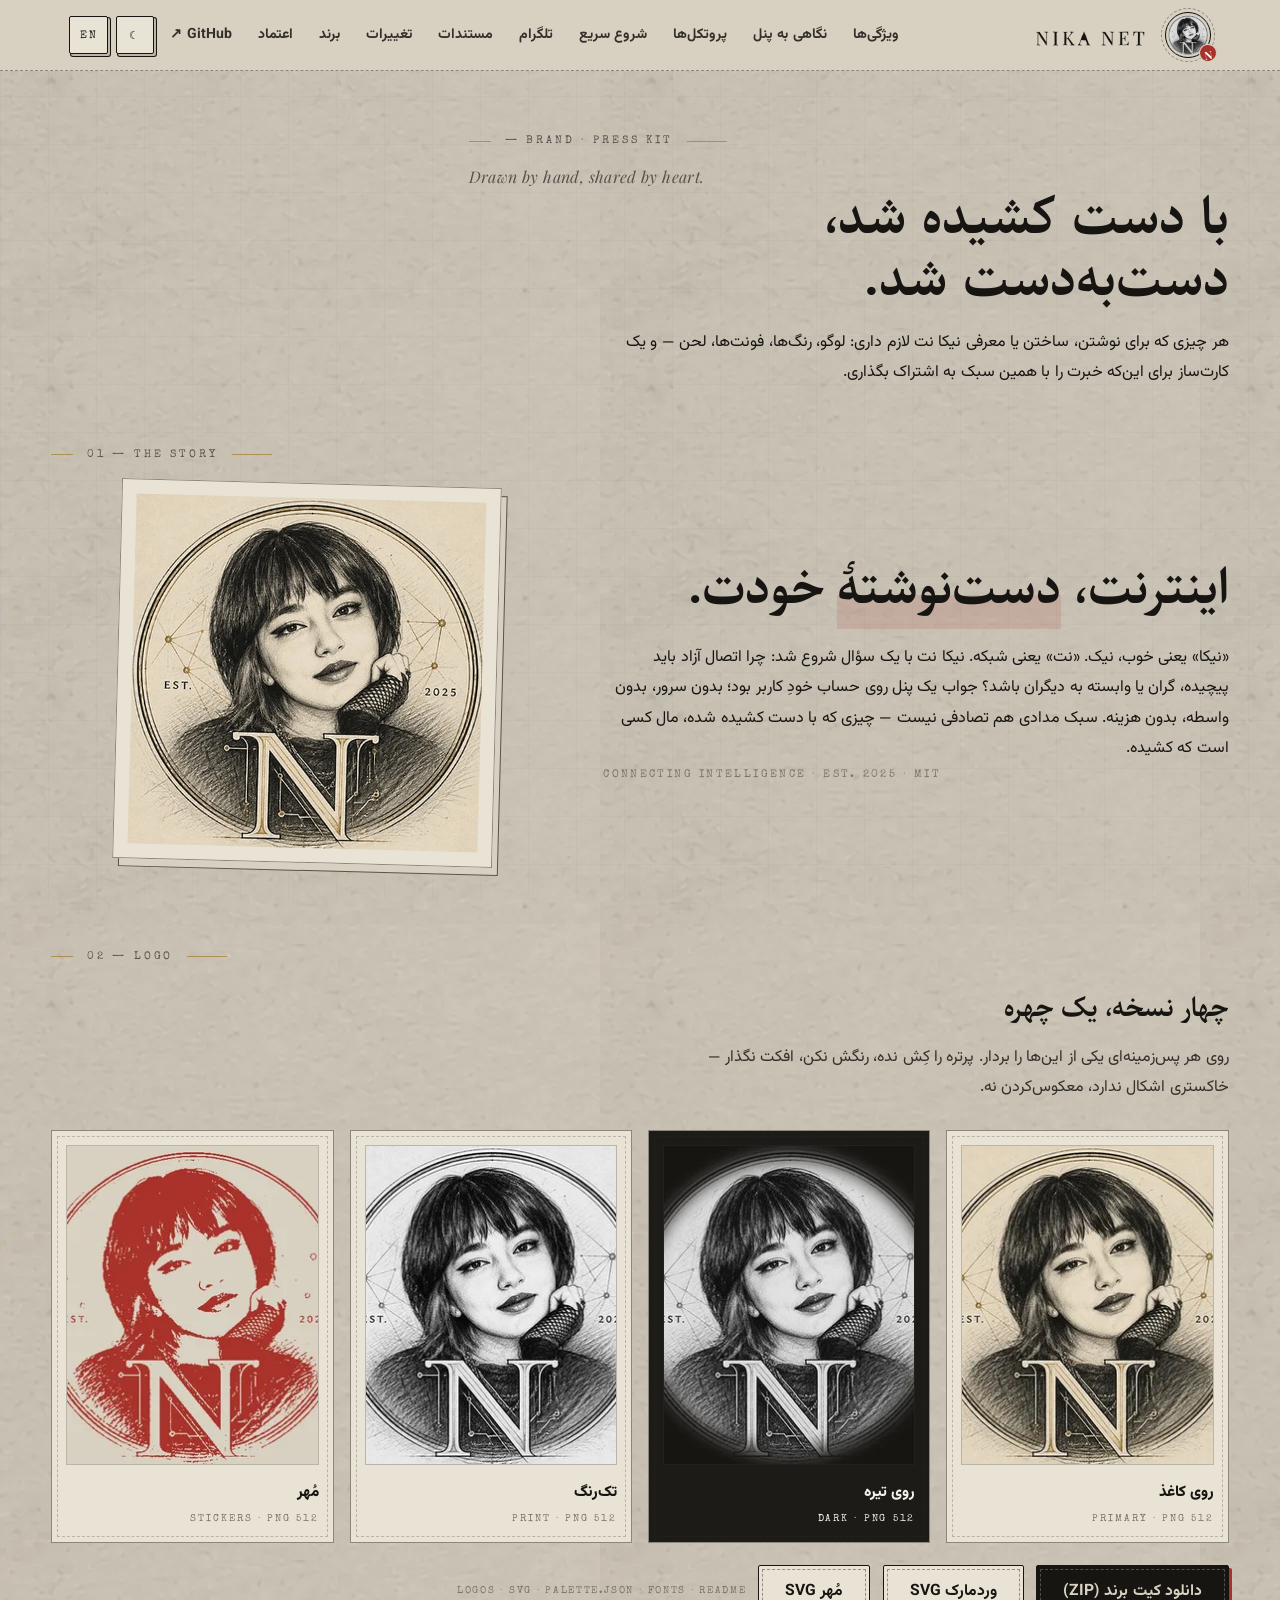
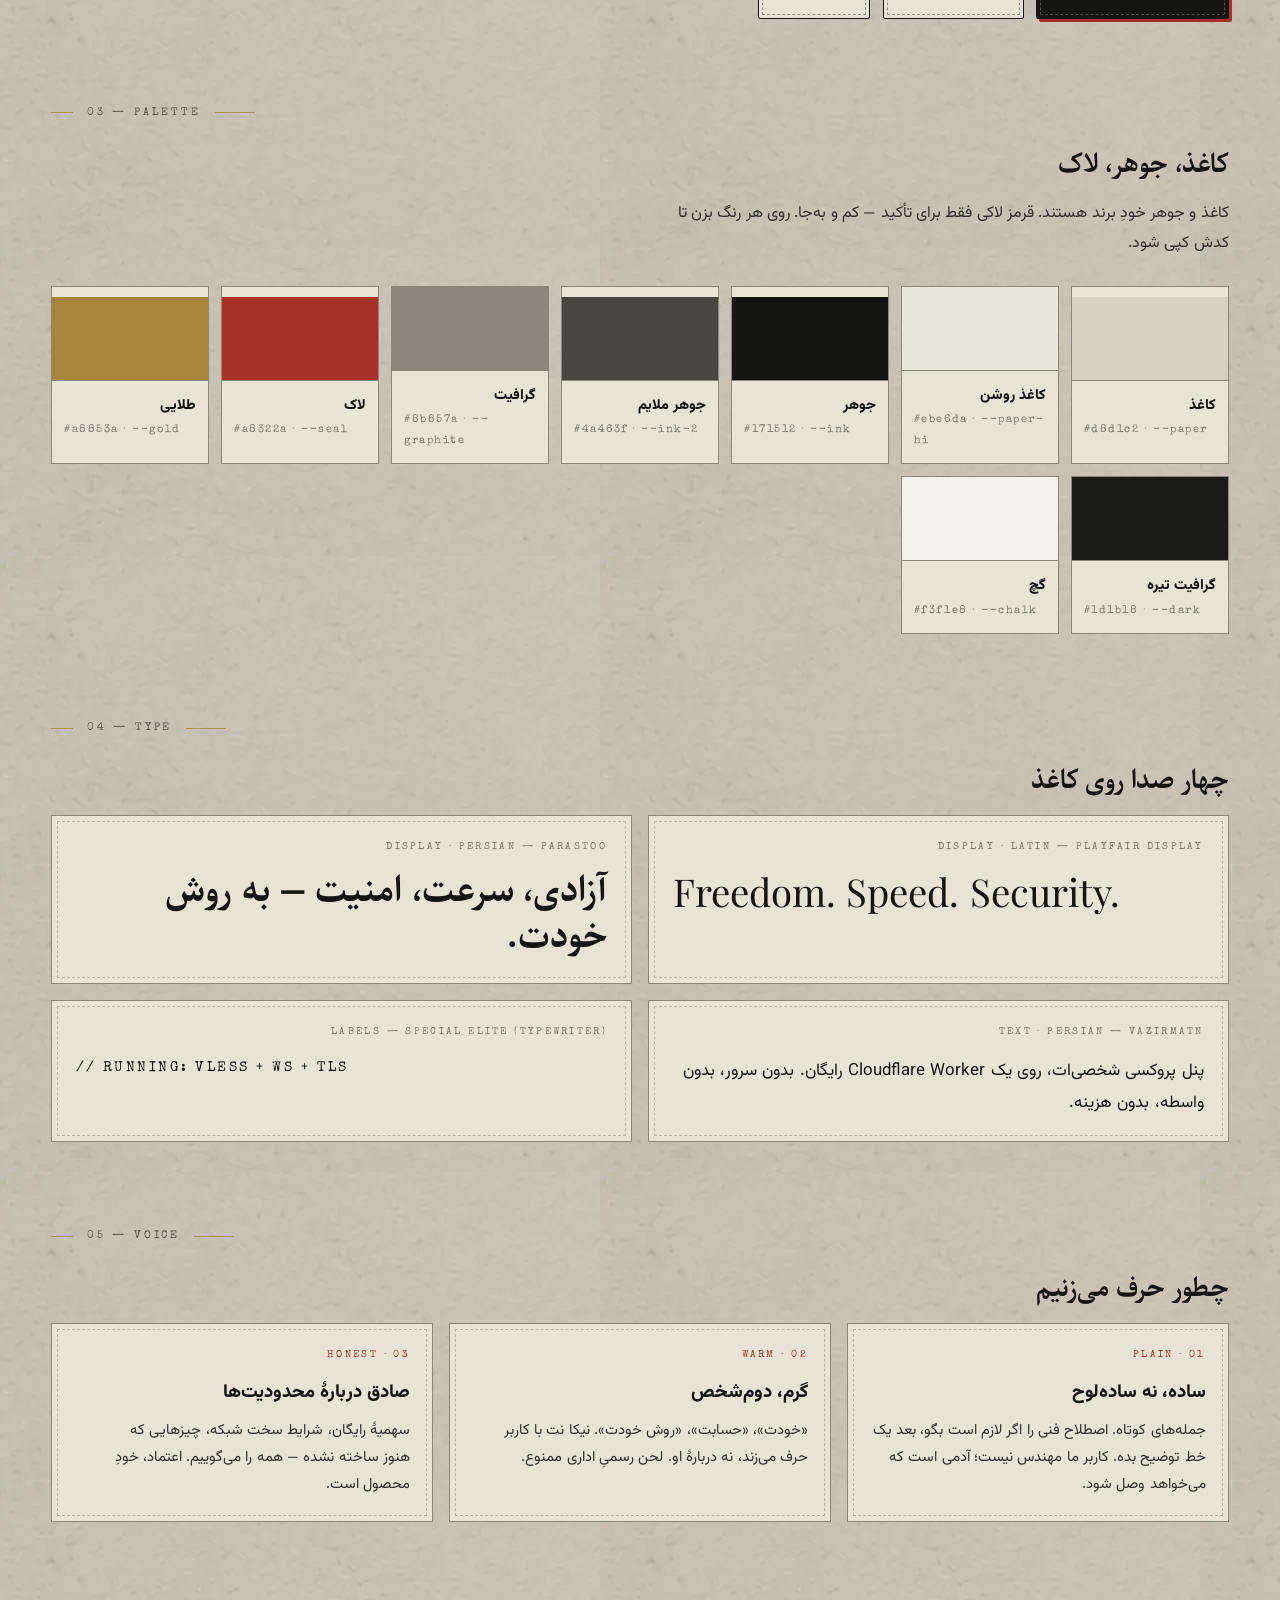
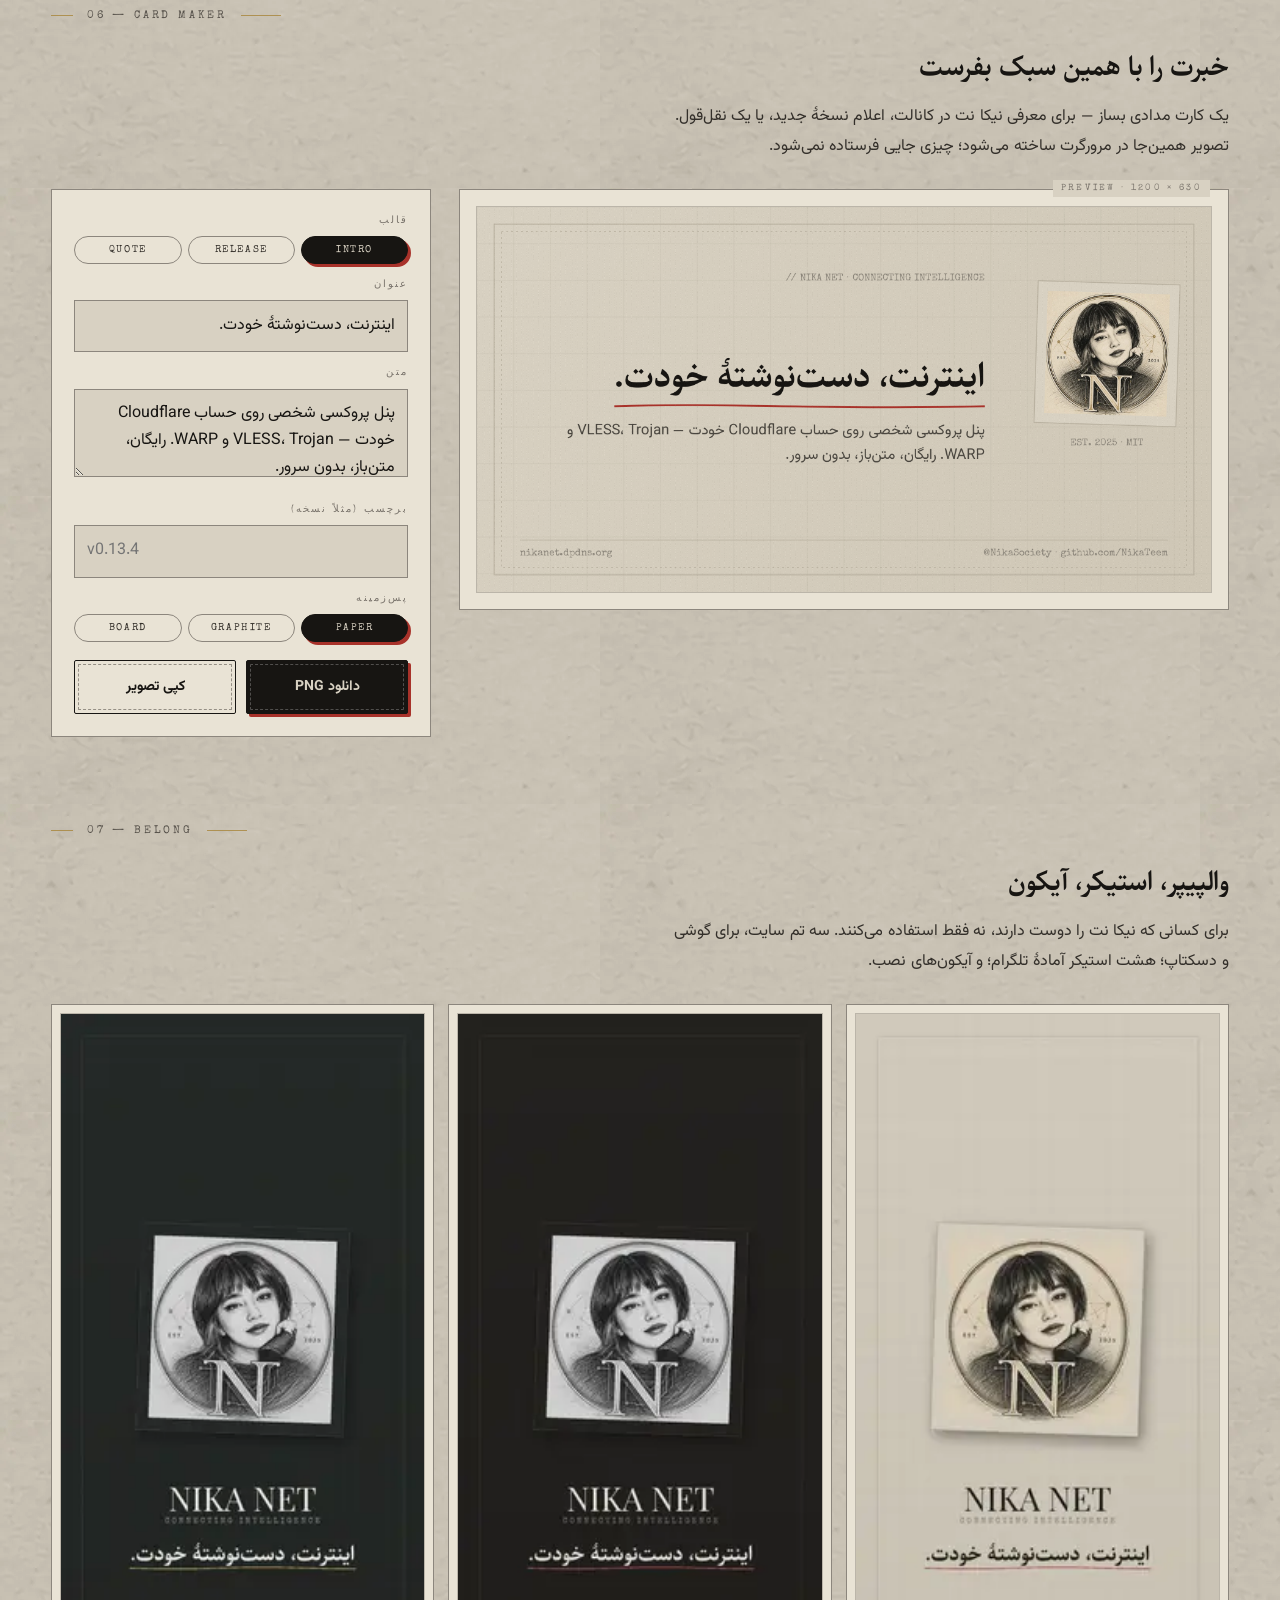
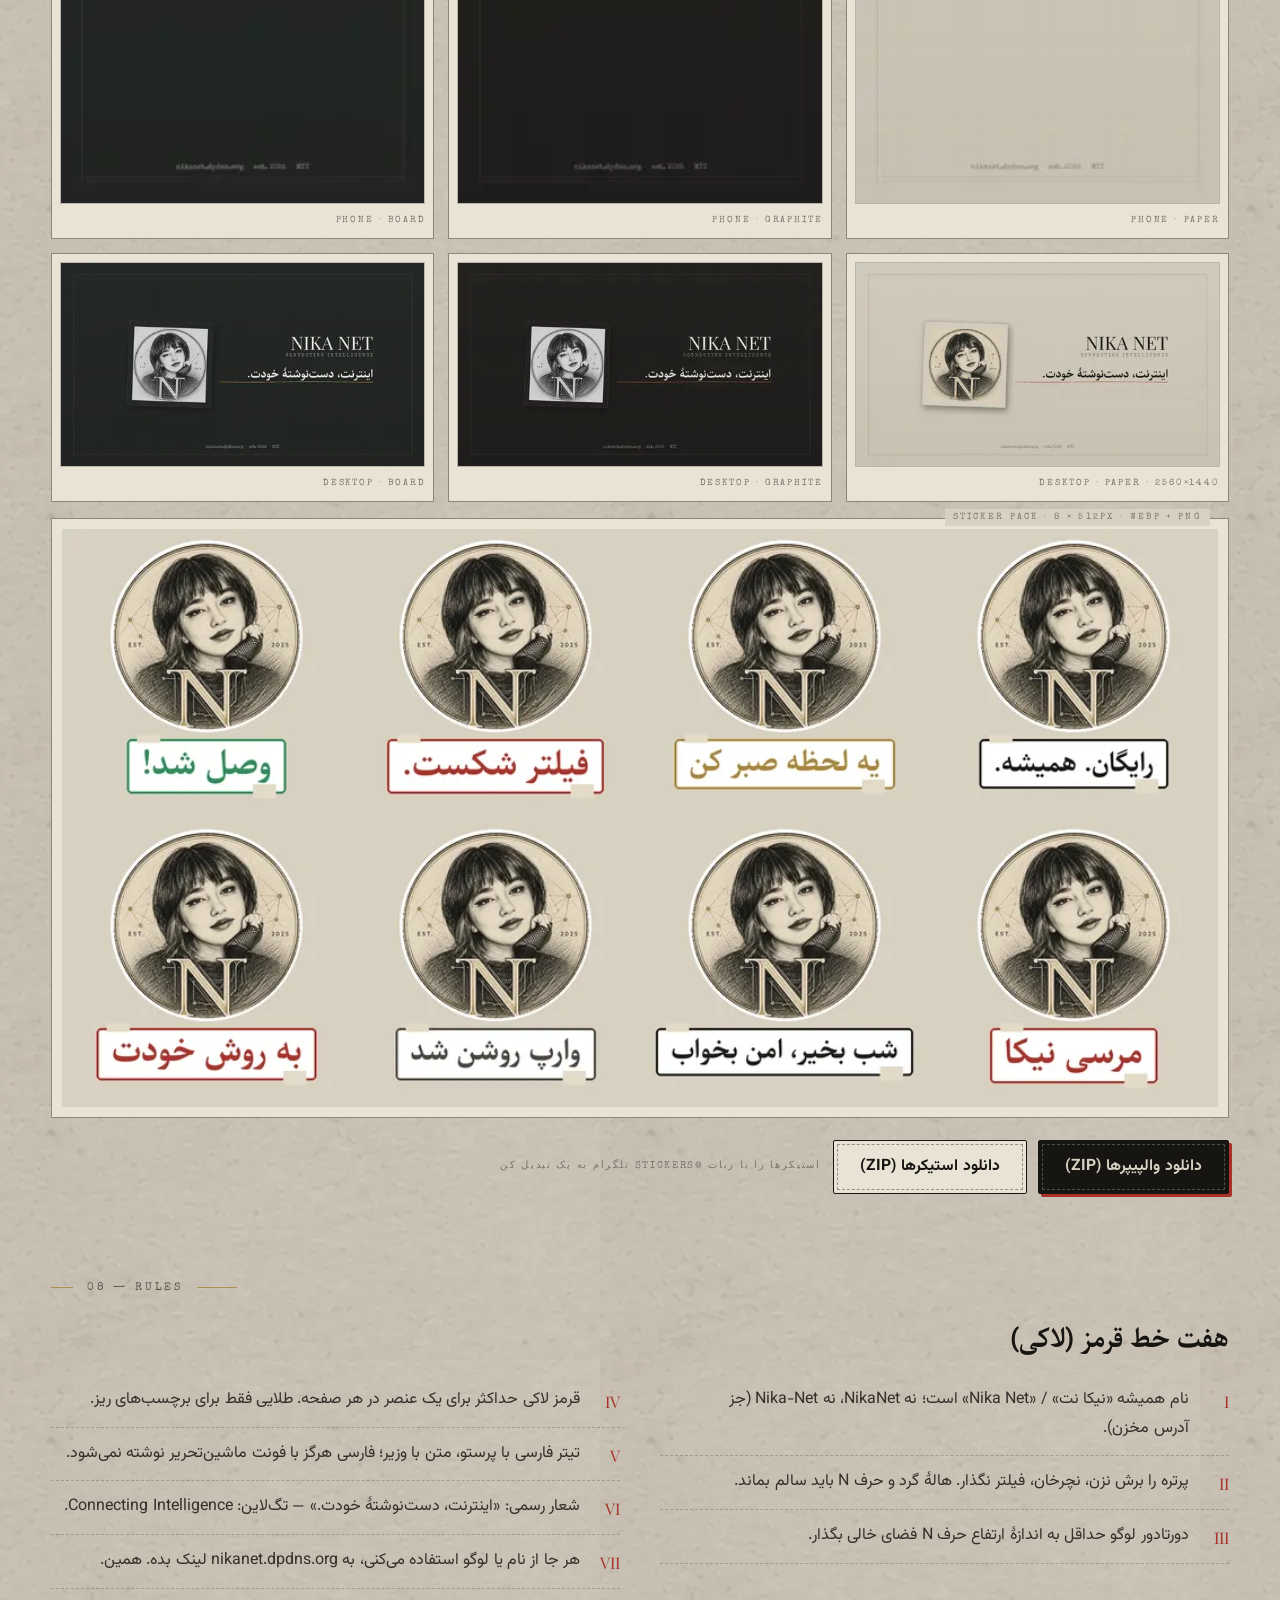
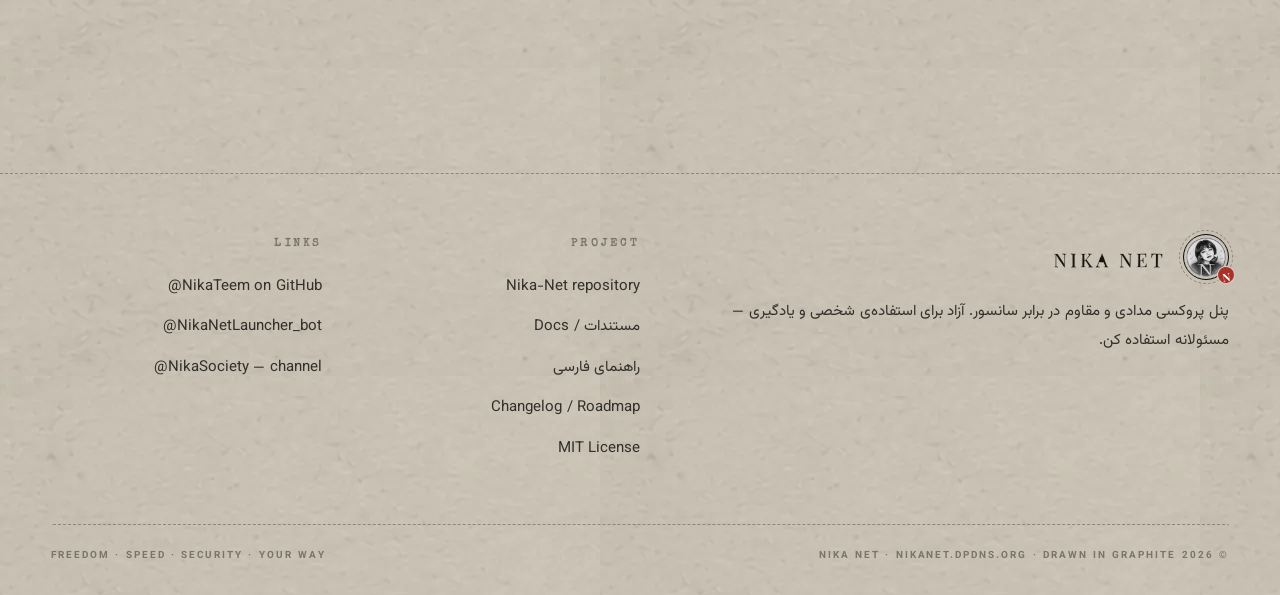
<file: brand.html>
<!DOCTYPE html><html lang="fa" dir="rtl"><head><meta charset="UTF-8"><meta name="viewport" content="width=device-width, initial-scale=1.0">
<title>Brand — Nika Net</title><meta name="description" content="Nika Net brand kit: logo, colors, type, slogans, and a share-card maker.">
<link rel="canonical" href="https://nikanet.dpdns.org/brand.html"><meta property="og:title" content="Brand — Nika Net"><meta property="og:image" content="https://nikanet.dpdns.org/assets/og.jpg?v=2"><meta name="twitter:card" content="summary_large_image">
<link rel="icon" type="image/png" href="assets/favicon.png?v=2"><link rel="apple-touch-icon" href="assets/icons/apple-touch-icon.png"><link rel="stylesheet" href="style.css?v=44"><link rel="manifest" href="manifest.json">
<style>
.br{padding:60px 0 100px}
.br-head{max-width:760px;margin-bottom:56px}
.br-sec{margin:0 0 84px;position:relative;padding:0}
main.br section{padding:0}
.br-sec>.num{margin-bottom:18px}
.br-h3{font-family:var(--serif);font-size:1.7rem;font-weight:400;margin-bottom:8px;direction:ltr;text-align:start}
html:not(.en) .br-h3{font-family:var(--fa-display);direction:rtl;font-size:1.65rem;font-weight:700}
.br-sec>p{color:var(--ink-2);max-width:62ch;margin-bottom:26px;line-height:1.9}
.story{display:grid;grid-template-columns:1.1fr .9fr;gap:40px;align-items:center}
.story blockquote{font-family:var(--fa-display);font-size:clamp(1.9rem,4vw,3rem);line-height:1.35;font-weight:700;margin:0 0 18px}
html.en .story blockquote{font-family:var(--serif);font-style:italic;font-weight:400}
.story blockquote mark{background:linear-gradient(transparent 55%,var(--seal-soft) 55%);color:inherit}
.story .sig{font-family:var(--mono);font-size:.68rem;letter-spacing:.22em;text-transform:uppercase;color:var(--pencil)}
.story figure{margin:0;position:relative;transform:rotate(1.5deg)}
.story figure img{width:100%;max-width:380px;display:block;border:1px solid var(--line);background:var(--paper-hi);padding:14px;box-shadow:6px 8px 0 -1px var(--paper),6px 8px 0 0 var(--graphite);margin-inline:auto}
.logos{display:grid;grid-template-columns:repeat(4,1fr);gap:16px}
.brlg{border:1px solid var(--line);background:var(--paper-hi);padding:14px;position:relative;transition:.35s var(--ease-out);text-decoration:none;color:inherit;display:block}
.brlg::before{content:"";position:absolute;inset:5px;border:1px dashed var(--line-soft);pointer-events:none}
.brlg:hover{transform:translateY(-4px);box-shadow:6px 7px 0 -1px var(--paper),6px 7px 0 0 var(--graphite)}
.brlg img{width:100%;aspect-ratio:1;object-fit:cover;display:block;border:1px solid var(--line-soft)}
.brlg.dk{background:#1d1b18}.brlg.dk b,.brlg.dk small{color:#f3f1e8}
.brlg b{display:block;margin-top:12px;font-size:.95rem}
.brlg small{display:block;font-family:var(--mono);font-size:.6rem;letter-spacing:.2em;text-transform:uppercase;color:var(--pencil);margin-top:4px}
.dl{display:flex;gap:12px;flex-wrap:wrap;margin-top:22px;align-items:center}
.dl .hint{font-family:var(--mono);font-size:.64rem;letter-spacing:.16em;color:var(--pencil);text-transform:uppercase}
.brpal{display:grid;grid-template-columns:repeat(auto-fit,minmax(150px,1fr));gap:12px}
.brsw{border:1px solid var(--line);padding:0;cursor:pointer;background:var(--paper-hi);text-align:start;font:inherit;color:inherit;position:relative;transition:.3s}
.brsw:hover{transform:translateY(-3px);box-shadow:4px 5px 0 0 var(--graphite)}
.brsw i{display:block;height:84px;border-bottom:1px solid var(--line)}
.brsw b{display:block;padding:10px 12px 0;font-size:.9rem}
.brsw span{display:block;padding:2px 12px 12px;font-family:var(--mono);font-size:.68rem;letter-spacing:.14em;color:var(--pencil);direction:ltr;text-align:start}
.brsw.ok::after{content:"copied";position:absolute;top:8px;inset-inline-end:8px;font-family:var(--mono);font-size:.55rem;letter-spacing:.2em;text-transform:uppercase;background:var(--ink);color:var(--paper);padding:3px 7px}
.brtype{display:grid;grid-template-columns:repeat(2,1fr);gap:16px}
.ty{border:1px solid var(--line);padding:22px 24px;background:var(--paper-hi);position:relative}
.ty::before{content:"";position:absolute;inset:5px;border:1px dashed var(--line-soft);pointer-events:none}
.ty small{font-family:var(--mono);font-size:.6rem;letter-spacing:.24em;text-transform:uppercase;color:var(--pencil);display:block;margin-bottom:14px}
.ty .s1{font-family:var(--serif);font-size:2.4rem;line-height:1.1;direction:ltr}
.ty .s2{font-family:var(--fa-display);font-size:2.2rem;font-weight:700;line-height:1.3;direction:rtl}
.ty .s3{font-family:var(--fa);font-size:1.05rem;line-height:1.9;direction:rtl}
.ty .s4{font-family:var(--mono);font-size:.85rem;letter-spacing:.18em;text-transform:uppercase;direction:ltr}
.voice{display:grid;grid-template-columns:repeat(3,1fr);gap:16px}
.vc{border:1px solid var(--line);padding:22px;background:var(--paper-hi);position:relative}
.vc::before{content:"";position:absolute;inset:5px;border:1px dashed var(--line-soft);pointer-events:none}
.vc small{font-family:var(--mono);font-size:.6rem;letter-spacing:.24em;text-transform:uppercase;color:var(--seal);display:block;margin-bottom:10px}
.vc b{display:block;font-size:1.15rem;margin-bottom:8px}
.vc p{font-size:.92rem;color:var(--ink-2);line-height:1.85}
.rules{columns:2;column-gap:40px;list-style:none;padding:0;counter-reset:r}
.rules li{break-inside:avoid;padding:12px 0 12px 40px;position:relative;border-bottom:1px dashed var(--line-soft);color:var(--ink-2);line-height:1.8;counter-increment:r}
html:not(.en) .rules li{padding:12px 40px 12px 0}
.rules li::before{content:counter(r,upper-roman);position:absolute;inset-inline-start:0;top:14px;font-family:var(--serif);color:var(--seal)}
/* card maker */
.walls{display:grid;grid-template-columns:repeat(3,1fr);gap:14px;margin-bottom:16px}
.wl{position:relative;display:block;border:1px solid var(--line);background:var(--paper-hi);padding:8px;text-decoration:none;color:inherit;transition:.35s var(--ease-out)}
.wl:hover{transform:translateY(-4px);box-shadow:6px 7px 0 -1px var(--paper),6px 7px 0 0 var(--graphite)}
.wl img{width:100%;display:block;aspect-ratio:9/19.5;object-fit:cover;border:1px solid var(--line-soft)}
.wl.wide img{aspect-ratio:16/9}
.wl small{display:block;margin-top:8px;font-family:var(--mono);font-size:.58rem;letter-spacing:.2em;text-transform:uppercase;color:var(--pencil)}
.stk{position:relative;border:1px solid var(--line);background:var(--paper-hi);padding:10px;margin-bottom:6px}
.stk img{width:100%;height:auto;display:block}
.stk .cap{position:absolute;top:-10px;inset-inline-start:18px;background:var(--paper);padding:0 8px;font-family:var(--mono);font-size:.58rem;letter-spacing:.24em;text-transform:uppercase;color:var(--pencil)}
@media(max-width:640px){.walls{grid-template-columns:repeat(2,1fr)}}
.mk{display:grid;grid-template-columns:1fr 380px;gap:28px;align-items:start}
.mk-prev{border:1px solid var(--line);background:var(--paper-hi);padding:16px;position:relative}
.mk-prev canvas{width:100%;height:auto;display:block;border:1px solid var(--line-soft)}
.mk-prev .cap{position:absolute;top:-10px;inset-inline-start:18px;background:var(--paper);padding:0 8px;font-family:var(--mono);font-size:.58rem;letter-spacing:.24em;text-transform:uppercase;color:var(--pencil)}
.mk-form{display:grid;gap:12px;border:1px solid var(--line);padding:22px;background:var(--paper-hi)}
.mk-form label{font-family:var(--mono);font-size:.6rem;letter-spacing:.22em;text-transform:uppercase;color:var(--pencil);display:block;margin-bottom:6px}
.mk-form input,.mk-form textarea,.mk-form select{width:100%;font:inherit;background:var(--paper);border:1px solid var(--line);padding:10px 12px;color:var(--ink);resize:vertical}
.mk-form textarea{min-height:88px;line-height:1.7}
.mk-form input:focus,.mk-form textarea:focus,.mk-form select:focus{outline:0;border-color:var(--ink)}
.mk-seg{display:flex;gap:6px;flex-wrap:wrap}
.mk-seg button{flex:1;background:none;border:1px solid var(--line);padding:8px 10px;font-family:var(--mono);font-size:.62rem;letter-spacing:.16em;text-transform:uppercase;cursor:pointer;color:var(--ink-2);border-radius:999px;transition:.25s}
.mk-seg button.on{background:var(--ink);color:var(--paper);border-color:var(--ink);box-shadow:3px 3px 0 0 var(--seal)}
.mk-acts{display:flex;gap:10px;flex-wrap:wrap;margin-top:6px}
.mk-acts .btn{flex:1;justify-content:center;padding:11px 14px;font-size:.88rem}
@media(max-width:900px){.story,.mk,.brtype{grid-template-columns:1fr}.logos{grid-template-columns:repeat(2,1fr)}.voice{grid-template-columns:1fr}.rules{columns:1}.story figure{transform:none}}
</style>
<meta name="theme-color" content="#d8d1c2" media="(prefers-color-scheme: light)"><meta name="theme-color" content="#1d1b18" media="(prefers-color-scheme: dark)"><meta name="color-scheme" content="light dark">
</head><body><div class="wood" aria-hidden="true"></div><div class="chalk-tray" aria-hidden="true"></div><div class="grid-bg"></div><div class="grain"></div><div class="prog"><i id="prog"></i></div>
<nav id="nav">
  <div class="wrap">
    <a class="brand" href="/"><span class="brand-mark"><img src="assets/logo-nav.webp" width="44" height="44" alt="Nika Net"><i class="brand-n">N</i></span><span class="brand-type"><svg class="logotype" aria-hidden="true" viewBox="0 0 926 204" xmlns="http://www.w3.org/2000/svg" role="img" aria-label="Nika Net"><path class="o" pathLength="1" style="--d:0.00s" d="M25.9 78.5 L26.5 79.5 L30.4 80.0 L33.5 81.1 L36.8 84.0 L37.7 86.0 L37.3 172.5 L36.6 174.6 L33.7 178.7 L30.1 180.1 L26.9 180.4 L26.4 180.9 L54.8 182.3 L54.8 179.5 L48.7 179.8 L46.8 179.8 L44.3 178.9 L41.4 173.6 L40.1 171.7 L40.3 86.8 L43.8 92.3 L58.1 111.0 L58.0 115.1 L84.4 153.4 L104.4 182.9 L107.4 182.9 L107.8 86.9 L108.1 85.0 L112.0 81.2 L115.9 80.6 L118.8 80.0 L118.9 78.9 L91.1 76.7 L90.4 80.5 L95.9 80.4 L98.4 79.9 L99.8 83.0 L103.1 83.7 L103.2 86.8 L104.7 88.6 L105.4 157.8 L103.7 155.5 L99.1 150.7 L90.6 138.3 L51.2 78.2Z"/><path class="o" pathLength="1" style="--d:0.15s" d="M155.7 76.7 L157.8 79.5 L164.3 79.8 L166.2 80.4 L169.4 83.6 L169.5 88.1 L170.1 172.7 L169.4 175.6 L164.8 178.0 L164.3 180.1 L158.9 180.1 L158.6 182.3 L196.6 182.3 L196.6 180.3 L190.3 179.7 L187.3 180.2 L186.8 177.6 L185.3 178.0 L184.8 176.1 L184.3 84.5 L187.4 81.6 L191.6 79.1 L194.8 79.3 L194.6 78.2Z"/><path class="o" pathLength="1" style="--d:0.30s" d="M234.6 79.1 L235.2 78.9 L240.4 78.5 L242.7 81.0 L245.0 84.4 L247.5 87.8 L246.4 172.0 L245.9 176.7 L243.9 178.7 L240.2 179.5 L235.2 179.2 L234.5 180.8 L271.3 181.3 L270.8 180.2 L267.2 180.0 L265.7 177.2 L262.3 177.9 L260.9 176.2 L259.5 174.1 L262.3 128.5 L264.9 128.7 L268.1 129.8 L269.6 131.0 L273.8 134.8 L277.7 138.8 L282.8 147.7 L299.3 171.9 L301.5 175.9 L297.9 180.4 L295.0 178.6 L294.1 182.1 L327.3 182.7 L325.7 179.7 L324.3 178.0 L321.9 178.4 L319.8 177.8 L316.8 174.9 L315.7 172.3 L311.5 168.8 L305.9 161.3 L281.7 128.5 L279.0 120.8 L280.3 120.1 L285.9 111.4 L302.8 92.6 L308.3 82.6 L314.9 81.0 L318.0 79.6 L319.8 78.6 L319.8 78.2 L291.5 77.1 L291.0 79.5 L295.3 80.4 L297.6 80.1 L300.0 83.9 L298.9 89.8 L299.4 90.8 L297.9 92.7 L295.7 95.0 L293.4 100.6 L289.9 101.9 L282.9 113.2 L279.5 117.8 L274.4 123.5 L272.2 125.5 L269.6 126.7 L264.8 127.7 L261.7 125.4 L259.9 84.7 L265.5 80.6 L266.9 79.7 L272.1 79.0 L272.2 78.0Z"/><path class="o" pathLength="1" style="--d:0.45s" d="M401.1 77.6 L399.8 77.5 L398.4 81.1 L395.8 86.5 L395.9 90.1 L384.2 114.4 L374.9 141.9 L369.7 152.7 L365.8 167.3 L361.3 173.5 L356.6 176.9 L352.6 179.4 L352.9 182.8 L381.7 181.9 L382.2 180.2 L375.3 180.4 L372.4 179.3 L367.8 173.5 L368.7 167.6 L369.0 164.7 L370.6 158.3 L376.4 145.3 L377.8 141.7 L413.8 143.7 L415.3 145.6 L416.1 152.2 L421.2 161.5 L423.7 169.7 L425.6 174.0 L423.7 177.1 L421.3 179.6 L418.7 180.7 L413.7 179.8 L413.7 181.5 L449.1 181.8 L447.4 179.8 L443.1 179.2 L440.1 174.2 L437.0 168.5 L433.7 165.6 L433.2 159.4 L426.0 141.8 L415.3 110.1 L401.8 79.6 L402.8 75.9Z"/><path class="o" pathLength="1" style="--d:0.60s" d="M398.0 98.5 L396.9 99.5 L399.1 102.4 L402.3 108.4 L407.9 126.7 L410.4 133.4 L411.8 136.8 L411.2 140.2 L379.9 138.4 L379.0 137.6 L382.5 129.9 L384.9 119.8 L388.2 110.7 L394.3 102.4Z"/><path class="o" pathLength="1" style="--d:0.75s" d="M541.1 77.8 L540.9 79.1 L546.1 81.5 L549.1 82.1 L552.4 84.4 L553.0 86.8 L552.5 172.2 L552.0 174.3 L547.9 178.3 L544.2 178.9 L540.8 178.5 L541.7 183.3 L568.9 182.3 L569.7 180.3 L564.4 179.7 L559.6 179.5 L560.3 177.3 L555.9 175.2 L555.2 170.6 L555.6 86.9 L560.0 92.3 L573.2 112.8 L574.1 114.1 L597.8 152.2 L619.4 182.0 L622.5 183.1 L623.0 88.4 L623.7 84.5 L627.5 82.1 L629.9 81.0 L633.9 80.2 L633.3 77.8 L604.7 76.9 L606.1 78.8 L612.0 80.0 L613.6 80.9 L616.0 82.3 L617.1 84.1 L617.8 86.5 L619.8 88.2 L618.7 157.6 L617.1 155.7 L613.6 150.5 L605.8 137.8 L566.7 78.1Z"/><path class="o" pathLength="1" style="--d:0.90s" d="M672.2 79.2 L673.5 78.7 L677.8 79.0 L681.0 81.9 L685.2 83.5 L686.1 88.2 L684.8 172.6 L684.3 176.2 L681.0 178.4 L678.9 179.5 L673.3 180.4 L673.1 181.2 L751.0 180.9 L749.8 178.9 L747.8 152.6 L746.3 153.6 L747.7 156.0 L747.4 156.0 L746.2 161.3 L745.6 164.2 L743.3 168.5 L743.6 169.1 L741.7 171.0 L736.6 177.2 L734.9 178.0 L733.3 178.6 L728.4 178.8 L706.5 180.0 L702.4 178.4 L699.6 174.9 L700.0 129.9 L712.6 129.8 L716.1 131.3 L717.2 132.1 L718.7 134.9 L720.0 137.4 L722.2 139.6 L722.1 145.3 L723.0 146.0 L722.8 149.1 L725.0 149.5 L724.4 109.3 L722.1 110.1 L720.6 111.7 L722.5 115.8 L722.1 119.6 L719.1 122.6 L715.3 127.1 L712.2 127.7 L698.3 127.2 L699.2 83.9 L700.9 83.2 L701.4 81.5 L703.6 80.6 L705.5 80.2 L730.2 80.8 L731.9 80.3 L737.2 82.2 L738.7 85.6 L741.0 88.0 L743.5 91.5 L743.4 95.6 L742.7 101.4 L743.5 103.1 L746.3 102.3 L746.4 80.3 L747.7 77.2Z"/><path class="o" pathLength="1" style="--d:1.05s" d="M788.2 77.3 L789.4 88.4 L788.4 104.7 L789.9 108.9 L791.6 107.3 L791.8 103.7 L792.9 98.1 L793.2 93.7 L795.4 89.6 L796.2 88.5 L801.9 82.0 L804.8 81.2 L808.1 79.5 L824.2 81.4 L823.9 171.5 L824.2 174.9 L818.6 179.4 L815.6 179.9 L809.1 180.0 L809.0 183.4 L851.7 182.2 L851.2 180.2 L844.1 179.4 L843.1 180.0 L841.5 178.9 L838.6 174.5 L837.7 173.0 L839.3 79.6 L853.3 79.6 L857.3 80.8 L858.6 82.3 L860.0 83.0 L862.3 83.3 L863.6 84.6 L861.8 87.2 L864.1 87.4 L865.5 91.0 L866.9 92.7 L868.4 97.3 L870.2 101.4 L868.9 108.5 L870.7 109.0 L873.2 87.8 L872.3 78.9Z"/><path class="hh" pathLength="1" d="M31.0 179.0L35.0 183.0 M36.0 176.0L43.0 183.0 M38.0 170.0L42.0 174.0 M47.0 179.0L51.0 183.0 M98.0 174.0L108.0 184.0 M83.0 151.0L108.0 176.0 M67.0 127.0L108.0 168.0 M52.0 104.0L102.0 154.0 M34.0 78.0L86.0 130.0 M42.0 78.0L70.0 106.0 M50.0 78.0L54.0 82.0 M167.0 179.0L171.0 183.0 M170.0 174.0L179.0 183.0 M170.0 166.0L187.0 183.0 M170.0 158.0L185.0 173.0 M98.0 78.0L108.0 88.0 M170.0 150.0L185.0 165.0 M106.0 78.0L111.0 83.0 M170.0 142.0L185.0 157.0 M170.0 134.0L185.0 149.0 M170.0 126.0L185.0 141.0 M170.0 118.0L185.0 133.0 M170.0 110.0L185.0 125.0 M170.0 102.0L185.0 117.0 M245.0 177.0L251.0 183.0 M170.0 94.0L185.0 109.0 M247.0 171.0L259.0 183.0 M162.0 78.0L166.0 82.0 M169.0 85.0L185.0 101.0 M247.0 163.0L267.0 183.0 M170.0 78.0L185.0 93.0 M247.0 155.0L262.0 170.0 M178.0 78.0L185.0 85.0 M247.0 147.0L262.0 162.0 M186.0 78.0L190.0 82.0 M247.0 139.0L262.0 154.0 M247.0 131.0L262.0 146.0 M247.0 123.0L262.0 138.0 M301.0 177.0L307.0 183.0 M247.0 115.0L262.0 130.0 M287.0 155.0L315.0 183.0 M247.0 107.0L262.0 122.0 M266.0 126.0L323.0 183.0 M247.0 99.0L262.0 114.0 M272.0 124.0L299.0 151.0 M247.0 91.0L262.0 106.0 M242.0 78.0L262.0 98.0 M250.0 78.0L262.0 90.0 M258.0 78.0L264.0 84.0 M358.0 178.0L363.0 183.0 M362.0 174.0L371.0 183.0 M364.0 168.0L369.0 173.0 M375.0 179.0L379.0 183.0 M298.0 78.0L307.0 87.0 M306.0 78.0L312.0 84.0 M314.0 78.0L318.0 82.0 M423.0 179.0L427.0 183.0 M424.0 172.0L435.0 183.0 M420.0 160.0L443.0 183.0 M415.0 147.0L439.0 171.0 M410.0 134.0L434.0 158.0 M406.0 122.0L429.0 145.0 M401.0 109.0L424.0 132.0 M394.0 94.0L419.0 119.0 M396.0 88.0L414.0 106.0 M398.0 82.0L409.0 93.0 M550.0 178.0L555.0 183.0 M553.0 173.0L563.0 183.0 M603.0 159.0L623.0 179.0 M588.0 136.0L623.0 171.0 M573.0 113.0L623.0 163.0 M546.0 78.0L556.0 88.0 M557.0 89.0L607.0 139.0 M554.0 78.0L591.0 115.0 M562.0 78.0L575.0 91.0 M684.0 176.0L691.0 183.0 M685.0 169.0L699.0 183.0 M685.0 161.0L707.0 183.0 M610.0 78.0L614.0 82.0 M619.0 87.0L623.0 91.0 M685.0 153.0L700.0 168.0 M618.0 78.0L625.0 85.0 M685.0 145.0L700.0 160.0 M626.0 78.0L630.0 82.0 M685.0 137.0L700.0 152.0 M685.0 129.0L700.0 144.0 M734.0 178.0L739.0 183.0 M685.0 121.0L700.0 136.0 M739.0 175.0L747.0 183.0 M685.0 113.0L703.0 131.0 M743.0 171.0L750.0 178.0 M685.0 105.0L700.0 120.0 M722.0 142.0L726.0 146.0 M745.0 165.0L750.0 170.0 M685.0 97.0L700.0 112.0 M715.0 127.0L726.0 138.0 M746.0 158.0L750.0 162.0 M685.0 89.0L700.0 104.0 M719.0 123.0L726.0 130.0 M682.0 78.0L700.0 96.0 M721.0 117.0L726.0 122.0 M690.0 78.0L700.0 88.0 M698.0 78.0L703.0 83.0 M743.0 99.0L747.0 103.0 M821.0 177.0L827.0 183.0 M730.0 78.0L735.0 83.0 M741.0 89.0L747.0 95.0 M824.0 172.0L835.0 183.0 M738.0 78.0L747.0 87.0 M824.0 164.0L843.0 183.0 M824.0 156.0L839.0 171.0 M824.0 148.0L839.0 163.0 M789.0 105.0L793.0 109.0 M824.0 140.0L839.0 155.0 M790.0 98.0L794.0 102.0 M824.0 132.0L839.0 147.0 M790.0 90.0L795.0 95.0 M824.0 124.0L839.0 139.0 M789.0 81.0L797.0 89.0 M824.0 116.0L839.0 131.0 M794.0 78.0L801.0 85.0 M824.0 108.0L839.0 123.0 M802.0 78.0L806.0 82.0 M824.0 100.0L839.0 115.0 M824.0 92.0L839.0 107.0 M824.0 84.0L839.0 99.0 M826.0 78.0L839.0 91.0 M834.0 78.0L839.0 83.0 M867.0 95.0L872.0 100.0 M858.0 78.0L872.0 92.0 M866.0 78.0L873.0 85.0"/></svg><small>Connecting Intelligence</small></span></a>
    <div class="links" id="links">
      <a href="/#features" data-fa>ویژگی‌ها</a><a href="/#features" data-en>Features</a>
      <a href="/#showcase" data-fa>نگاهی به پنل</a><a href="/#showcase" data-en>The panel</a>
      <a href="/#protocols" data-fa>پروتکل‌ها</a><a href="/#protocols" data-en>Protocols</a>
      <a href="/#start" data-fa>شروع سریع</a><a href="/#start" data-en>Quick start</a>
            <a href="/#telegram" data-fa>تلگرام</a><a href="/#telegram" data-en>Telegram</a>
      <a href="docs.html" data-fa>مستندات</a><a href="docs.html" data-en>Docs</a>
      <a href="changelog.html" data-fa>تغییرات</a><a href="changelog.html" data-en>Changelog</a>
      <a href="brand.html" data-fa>برند</a><a href="brand.html" data-en>Brand</a>
      <a href="trust.html" data-fa>اعتماد</a><a href="trust.html" data-en>Trust</a>
      <a href="https://github.com/NikaTeem/Nika-Net" target="_blank" rel="noopener">GitHub ↗</a>
    </div>
    <div class="ctrls">
      <button class="lang-btn" onclick="toggleTheme()" title="Theme" aria-label="Theme"><span class="tb-l">☾</span><span class="tb-d">▦</span><span class="tb-b">☀</span></button>
      <button class="lang-btn" onclick="toggleLang()"><span data-fa>EN</span><span data-en>فارسی</span></button>
      <button class="burger" onclick="document.getElementById('links').classList.toggle('open')" aria-label="Menu">☰</button>
    </div>
  </div>
</nav>
<main class="wrap br" id="top">
  <div class="br-head">
    <div class="num">— Brand · Press kit</div>
    <h2 class="en" dir="ltr">Drawn by hand, <span class="ul">shared by heart.<svg viewBox="0 0 300 14" preserveAspectRatio="none"><path d="M2 9 C 60 2, 120 12, 180 6 S 280 4, 298 8"/></svg></span></h2>
    <p class="h2-fa" data-fa>با دست کشیده شد، دست‌به‌دست شد.</p>
    <p data-fa>هر چیزی که برای نوشتن، ساختن یا معرفی نیکا نت لازم داری: لوگو، رنگ‌ها، فونت‌ها، لحن — و یک کارت‌ساز برای این‌که خبرت را با همین سبک به اشتراک بگذاری.</p>
    <p data-en>Everything you need to write about, build on, or introduce Nika Net: logos, colors, type, voice — and a card maker so your post looks like it came from the same sketchbook.</p>
  </div>

  <section class="br-sec">
    <div class="num">01 — The story</div>
    <div class="story">
      <div>
        <blockquote data-fa>اینترنت، <mark>دست‌نوشتهٔ</mark> خودت.</blockquote>
        <blockquote data-en>The internet, in your <mark>own handwriting.</mark></blockquote>
        <p data-fa>«نیکا» یعنی خوب، نیک. «نت» یعنی شبکه. نیکا نت با یک سؤال شروع شد: چرا اتصال آزاد باید پیچیده، گران یا وابسته به دیگران باشد؟ جواب یک پنل روی حساب خودِ کاربر بود؛ بدون سرور، بدون واسطه، بدون هزینه. سبک مدادی هم تصادفی نیست — چیزی که با دست کشیده شده، مال کسی است که کشیده.</p>
        <p data-en>“Nika” means good, kind. “Net” is the network. Nika Net began with one question: why should a free connection be complicated, expensive, or in someone else’s hands? The answer was a panel on the user’s own account — no server, no middleman, no bill. The pencil style isn’t decoration: what’s drawn by hand belongs to the hand that drew it.</p>
        <div class="sig" dir="ltr">Connecting Intelligence · est. 2025 · MIT</div>
      </div>
      <figure><img src="assets/logo-512.webp?v=2" alt="Nika Net logo" width="380" height="380"></figure>
    </div>
  </section>

  <section class="br-sec">
    <div class="num">02 — Logo</div>
    <h3 class="br-h3" data-fa>چهار نسخه، یک چهره</h3><h3 class="br-h3" data-en>Four versions, one face</h3>
    <p data-fa>روی هر پس‌زمینه‌ای یکی از این‌ها را بردار. پرتره را کِش نده، رنگش نکن، افکت نگذار — خاکستری اشکال ندارد، معکوس‌کردن نه.</p>
    <p data-en>Pick the one for your background. Don’t stretch, recolor or add effects to the portrait — grayscale is fine, inversion is not.</p>
    <div class="logos">
      <a class="brlg" href="assets/brand/nika-logo-paper.png" download><img src="assets/brand/thumb-paper.webp" alt="" width="320" height="320"><b data-fa>روی کاغذ</b><b data-en>On paper</b><small>primary · png 512</small></a>
      <a class="brlg dk" href="assets/brand/nika-logo-dark.png" download><img src="assets/brand/thumb-dark.webp" alt="" width="320" height="320"><b data-fa>روی تیره</b><b data-en>On dark</b><small>dark · png 512</small></a>
      <a class="brlg" href="assets/brand/nika-logo-mono.png" download><img src="assets/brand/thumb-mono.webp" alt="" width="320" height="320"><b data-fa>تک‌رنگ</b><b data-en>Mono</b><small>print · png 512</small></a>
      <a class="brlg" href="assets/brand/nika-logo-stamp.png" download><img src="assets/brand/thumb-stamp.webp" alt="" width="320" height="320"><b data-fa>مُهر</b><b data-en>Stamp</b><small>stickers · png 512</small></a>
    </div>
    <div class="dl">
      <a class="btn solid" href="assets/brand/nika-brand-kit.zip" download><span data-fa>دانلود کیت برند (ZIP)</span><span data-en>Download brand kit (ZIP)</span></a>
      <a class="btn" href="assets/brand/nika-wordmark.svg" download><span data-fa>وردمارک SVG</span><span data-en>Wordmark SVG</span></a>
      <a class="btn" href="assets/brand/nika-seal.svg" download><span data-fa>مُهر SVG</span><span data-en>Seal SVG</span></a>
      <span class="hint">logos · svg · palette.json · fonts · readme</span>
    </div>
  </section>

  <section class="br-sec">
    <div class="num">03 — Palette</div>
    <h3 class="br-h3" data-fa>کاغذ، جوهر، لاک</h3><h3 class="br-h3" data-en>Paper, ink, wax</h3>
    <p data-fa>کاغذ و جوهر خودِ برند هستند. قرمز لاکی فقط برای تأکید — کم و به‌جا. روی هر رنگ بزن تا کدش کپی شود.</p>
    <p data-en>Paper and ink are the brand. Seal red is an accent — rare and deliberate. Click any swatch to copy its hex.</p>
    <div class="brpal" id="pal"></div>
  </section>

  <section class="br-sec">
    <div class="num">04 — Type</div>
    <h3 class="br-h3" data-fa>چهار صدا روی کاغذ</h3><h3 class="br-h3" data-en>Four voices on paper</h3>
    <div class="brtype">
      <div class="ty"><small>Display · Latin — Playfair Display</small><div class="s1">Freedom. Speed. Security.</div></div>
      <div class="ty"><small>Display · Persian — Parastoo</small><div class="s2">آزادی، سرعت، امنیت — به روش خودت.</div></div>
      <div class="ty"><small>Text · Persian — Vazirmatn</small><div class="s3">پنل پروکسی شخصی‌ات، روی یک Cloudflare Worker رایگان. بدون سرور، بدون واسطه، بدون هزینه.</div></div>
      <div class="ty"><small>Labels — Special Elite (typewriter)</small><div class="s4">// running: vless + ws + tls</div></div>
    </div>
  </section>

  <section class="br-sec">
    <div class="num">05 — Voice</div>
    <h3 class="br-h3" data-fa>چطور حرف می‌زنیم</h3><h3 class="br-h3" data-en>How we talk</h3>
    <div class="voice">
      <div class="vc"><small>01 · plain</small><b data-fa>ساده، نه ساده‌لوح</b><b data-en>Plain, not simplistic</b><p data-fa>جمله‌های کوتاه. اصطلاح فنی را اگر لازم است بگو، بعد یک خط توضیح بده. کاربر ما مهندس نیست؛ آدمی است که می‌خواهد وصل شود.</p><p data-en>Short sentences. Use the technical word when it’s needed, then explain it in one line. Our reader isn’t an engineer — they’re someone who wants to connect.</p></div>
      <div class="vc"><small>02 · warm</small><b data-fa>گرم، دوم‌شخص</b><b data-en>Warm, second person</b><p data-fa>«خودت»، «حسابت»، «روش خودت». نیکا نت با کاربر حرف می‌زند، نه دربارهٔ او. لحن رسمیِ اداری ممنوع.</p><p data-en>“You”, “your account”, “your way”. Nika Net speaks to the user, never about them. No corporate register.</p></div>
      <div class="vc"><small>03 · honest</small><b data-fa>صادق دربارهٔ محدودیت‌ها</b><b data-en>Honest about limits</b><p data-fa>سهمیهٔ رایگان، شرایط سخت شبکه، چیزهایی که هنوز ساخته نشده — همه را می‌گوییم. اعتماد، خودِ محصول است.</p><p data-en>Free-tier quotas, harsh network days, things not built yet — we say them out loud. Trust is the product.</p></div>
    </div>
  </section>

  <section class="br-sec">
    <div class="num">06 — Card maker</div>
    <h3 class="br-h3" data-fa>خبرت را با همین سبک بفرست</h3><h3 class="br-h3" data-en>Share your news in this style</h3>
    <p data-fa>یک کارت مدادی بساز — برای معرفی نیکا نت در کانالت، اعلام نسخهٔ جدید، یا یک نقل‌قول. تصویر همین‌جا در مرورگرت ساخته می‌شود؛ چیزی جایی فرستاده نمی‌شود.</p>
    <p data-en>Make a pencil card — to introduce Nika Net in your channel, announce a release, or share a quote. The image is rendered right here in your browser; nothing is uploaded.</p>
    <div class="mk">
      <div class="mk-prev"><span class="cap">preview · 1200 × 630</span><canvas id="cv" width="1200" height="630"></canvas></div>
      <form class="mk-form" id="mk" onsubmit="return false">
        <div><label data-fa>قالب</label><label data-en>Template</label><div class="mk-seg" id="tpl"><button type="button" class="on" data-t="intro">Intro</button><button type="button" data-t="release">Release</button><button type="button" data-t="quote">Quote</button></div></div>
        <div><label data-fa>عنوان</label><label data-en>Headline</label><input id="mkT" maxlength="60" value="اینترنت، دست‌نوشتهٔ خودت."></div>
        <div><label data-fa>متن</label><label data-en>Body</label><textarea id="mkB" maxlength="180">پنل پروکسی شخصی روی حساب Cloudflare خودت — VLESS، Trojan و WARP. رایگان، متن‌باز، بدون سرور.</textarea></div>
        <div><label data-fa>برچسب (مثلاً نسخه)</label><label data-en>Tag (e.g. version)</label><input id="mkV" maxlength="24" placeholder="v0.13.4" dir="ltr"></div>
        <div><label data-fa>پس‌زمینه</label><label data-en>Background</label><div class="mk-seg" id="bg"><button type="button" class="on" data-b="paper">Paper</button><button type="button" data-b="dark">Graphite</button><button type="button" data-b="board">Board</button></div></div>
        <div class="mk-acts"><button type="button" class="btn solid" id="mkDl"><span data-fa>دانلود PNG</span><span data-en>Download PNG</span></button><button type="button" class="btn" id="mkCp"><span data-fa>کپی تصویر</span><span data-en>Copy image</span></button></div>
      </form>
    </div>
  </section>

  <section class="br-sec" id="pack">
    <div class="num">07 — Belong</div>
    <h3 class="br-h3" data-fa>والپیپر، استیکر، آیکون</h3><h3 class="br-h3" data-en>Wallpapers, stickers, icons</h3>
    <p data-fa>برای کسانی که نیکا نت را دوست دارند، نه فقط استفاده می‌کنند. سه تم سایت، برای گوشی و دسکتاپ؛ هشت استیکر آمادهٔ تلگرام؛ و آیکون‌های نصب.</p>
    <p data-en>For people who love Nika Net, not just use it. All three site themes for phone and desktop; eight Telegram-ready stickers; and install icons.</p>
    <div class="walls">
      <a class="wl" href="assets/wall/nika-phone-paper.jpg" download><img src="assets/wall/nika-phone-paper-thumb.webp" alt="" loading="lazy"><small>phone · paper</small></a>
      <a class="wl" href="assets/wall/nika-phone-graphite.jpg" download><img src="assets/wall/nika-phone-graphite-thumb.webp" alt="" loading="lazy"><small>phone · graphite</small></a>
      <a class="wl" href="assets/wall/nika-phone-board.jpg" download><img src="assets/wall/nika-phone-board-thumb.webp" alt="" loading="lazy"><small>phone · board</small></a>
      <a class="wl wide" href="assets/wall/nika-desktop-paper.jpg" download><img src="assets/wall/nika-desktop-paper-thumb.webp" alt="" loading="lazy"><small>desktop · paper · 2560×1440</small></a>
      <a class="wl wide" href="assets/wall/nika-desktop-graphite.jpg" download><img src="assets/wall/nika-desktop-graphite-thumb.webp" alt="" loading="lazy"><small>desktop · graphite</small></a>
      <a class="wl wide" href="assets/wall/nika-desktop-board.jpg" download><img src="assets/wall/nika-desktop-board-thumb.webp" alt="" loading="lazy"><small>desktop · board</small></a>
    </div>
    <div class="stk"><img src="assets/stickers/sheet.webp" alt="Nika Net sticker pack" width="1024" height="512" loading="lazy"><span class="cap">sticker pack · 8 × 512px · webp + png</span></div>
    <div class="dl">
      <a class="btn solid" href="assets/wall/nika-wallpapers.zip" download><span data-fa>دانلود والپیپرها (ZIP)</span><span data-en>Download wallpapers (ZIP)</span></a>
      <a class="btn" href="assets/stickers/nika-stickers.zip" download><span data-fa>دانلود استیکرها (ZIP)</span><span data-en>Download stickers (ZIP)</span></a>
      <span class="hint" data-fa>استیکرها را با ربات @Stickers تلگرام به پک تبدیل کن</span><span class="hint" data-en>turn stickers into a pack with Telegram’s @Stickers bot</span>
    </div>
  </section>

  <section class="br-sec">
    <div class="num">08 — Rules</div>
    <h3 class="br-h3" data-fa>هفت خط قرمز (لاکی)</h3><h3 class="br-h3" data-en>Seven lines in seal red</h3>
    <ol class="rules">
      <li data-fa>نام همیشه «نیکا نت» / «Nika Net» است؛ نه NikaNet، نه Nika-Net (جز آدرس مخزن).</li><li data-en>The name is always “Nika Net” — not NikaNet, not Nika-Net (except the repo slug).</li>
      <li data-fa>پرتره را برش نزن، نچرخان، فیلتر نگذار. هالهٔ گرد و حرف N باید سالم بماند.</li><li data-en>Never crop, rotate or filter the portrait. The circle and the N must stay intact.</li>
      <li data-fa>دورتادور لوگو حداقل به اندازهٔ ارتفاع حرف N فضای خالی بگذار.</li><li data-en>Keep clear space around the logo at least the height of the N.</li>
      <li data-fa>قرمز لاکی حداکثر برای یک عنصر در هر صفحه. طلایی فقط برای برچسب‌های ریز.</li><li data-en>Seal red for at most one element per view. Gold only for small labels.</li>
      <li data-fa>تیتر فارسی با پرستو، متن با وزیر؛ فارسی هرگز با فونت ماشین‌تحریر نوشته نمی‌شود.</li><li data-en>Persian display in Parastoo, text in Vazirmatn; Persian is never set in the typewriter face.</li>
      <li data-fa>شعار رسمی: «اینترنت، دست‌نوشتهٔ خودت.» — تگ‌لاین: Connecting Intelligence.</li><li data-en>Official slogan: “The internet, in your own handwriting.” — tagline: Connecting Intelligence.</li>
      <li data-fa>هر جا از نام یا لوگو استفاده می‌کنی، به nikanet.dpdns.org لینک بده. همین.</li><li data-en>Wherever you use the name or logo, link to nikanet.dpdns.org. That’s all.</li>
    </ol>
  </section>
</main>
<footer>
  <div class="wrap">
    <div class="f-grid">
      <div>
        <a class="brand" href="#top" style="margin-bottom:16px"><span class="brand-mark"><img src="assets/logo-nav.webp" width="44" height="44" alt="Nika Net"><i class="brand-n">N</i></span><span class="brand-type"><svg class="logotype" aria-hidden="true" viewBox="0 0 926 204" xmlns="http://www.w3.org/2000/svg" role="img" aria-label="Nika Net"><path class="o" pathLength="1" style="--d:0.00s" d="M25.9 78.5 L26.5 79.5 L30.4 80.0 L33.5 81.1 L36.8 84.0 L37.7 86.0 L37.3 172.5 L36.6 174.6 L33.7 178.7 L30.1 180.1 L26.9 180.4 L26.4 180.9 L54.8 182.3 L54.8 179.5 L48.7 179.8 L46.8 179.8 L44.3 178.9 L41.4 173.6 L40.1 171.7 L40.3 86.8 L43.8 92.3 L58.1 111.0 L58.0 115.1 L84.4 153.4 L104.4 182.9 L107.4 182.9 L107.8 86.9 L108.1 85.0 L112.0 81.2 L115.9 80.6 L118.8 80.0 L118.9 78.9 L91.1 76.7 L90.4 80.5 L95.9 80.4 L98.4 79.9 L99.8 83.0 L103.1 83.7 L103.2 86.8 L104.7 88.6 L105.4 157.8 L103.7 155.5 L99.1 150.7 L90.6 138.3 L51.2 78.2Z"/><path class="o" pathLength="1" style="--d:0.15s" d="M155.7 76.7 L157.8 79.5 L164.3 79.8 L166.2 80.4 L169.4 83.6 L169.5 88.1 L170.1 172.7 L169.4 175.6 L164.8 178.0 L164.3 180.1 L158.9 180.1 L158.6 182.3 L196.6 182.3 L196.6 180.3 L190.3 179.7 L187.3 180.2 L186.8 177.6 L185.3 178.0 L184.8 176.1 L184.3 84.5 L187.4 81.6 L191.6 79.1 L194.8 79.3 L194.6 78.2Z"/><path class="o" pathLength="1" style="--d:0.30s" d="M234.6 79.1 L235.2 78.9 L240.4 78.5 L242.7 81.0 L245.0 84.4 L247.5 87.8 L246.4 172.0 L245.9 176.7 L243.9 178.7 L240.2 179.5 L235.2 179.2 L234.5 180.8 L271.3 181.3 L270.8 180.2 L267.2 180.0 L265.7 177.2 L262.3 177.9 L260.9 176.2 L259.5 174.1 L262.3 128.5 L264.9 128.7 L268.1 129.8 L269.6 131.0 L273.8 134.8 L277.7 138.8 L282.8 147.7 L299.3 171.9 L301.5 175.9 L297.9 180.4 L295.0 178.6 L294.1 182.1 L327.3 182.7 L325.7 179.7 L324.3 178.0 L321.9 178.4 L319.8 177.8 L316.8 174.9 L315.7 172.3 L311.5 168.8 L305.9 161.3 L281.7 128.5 L279.0 120.8 L280.3 120.1 L285.9 111.4 L302.8 92.6 L308.3 82.6 L314.9 81.0 L318.0 79.6 L319.8 78.6 L319.8 78.2 L291.5 77.1 L291.0 79.5 L295.3 80.4 L297.6 80.1 L300.0 83.9 L298.9 89.8 L299.4 90.8 L297.9 92.7 L295.7 95.0 L293.4 100.6 L289.9 101.9 L282.9 113.2 L279.5 117.8 L274.4 123.5 L272.2 125.5 L269.6 126.7 L264.8 127.7 L261.7 125.4 L259.9 84.7 L265.5 80.6 L266.9 79.7 L272.1 79.0 L272.2 78.0Z"/><path class="o" pathLength="1" style="--d:0.45s" d="M401.1 77.6 L399.8 77.5 L398.4 81.1 L395.8 86.5 L395.9 90.1 L384.2 114.4 L374.9 141.9 L369.7 152.7 L365.8 167.3 L361.3 173.5 L356.6 176.9 L352.6 179.4 L352.9 182.8 L381.7 181.9 L382.2 180.2 L375.3 180.4 L372.4 179.3 L367.8 173.5 L368.7 167.6 L369.0 164.7 L370.6 158.3 L376.4 145.3 L377.8 141.7 L413.8 143.7 L415.3 145.6 L416.1 152.2 L421.2 161.5 L423.7 169.7 L425.6 174.0 L423.7 177.1 L421.3 179.6 L418.7 180.7 L413.7 179.8 L413.7 181.5 L449.1 181.8 L447.4 179.8 L443.1 179.2 L440.1 174.2 L437.0 168.5 L433.7 165.6 L433.2 159.4 L426.0 141.8 L415.3 110.1 L401.8 79.6 L402.8 75.9Z"/><path class="o" pathLength="1" style="--d:0.60s" d="M398.0 98.5 L396.9 99.5 L399.1 102.4 L402.3 108.4 L407.9 126.7 L410.4 133.4 L411.8 136.8 L411.2 140.2 L379.9 138.4 L379.0 137.6 L382.5 129.9 L384.9 119.8 L388.2 110.7 L394.3 102.4Z"/><path class="o" pathLength="1" style="--d:0.75s" d="M541.1 77.8 L540.9 79.1 L546.1 81.5 L549.1 82.1 L552.4 84.4 L553.0 86.8 L552.5 172.2 L552.0 174.3 L547.9 178.3 L544.2 178.9 L540.8 178.5 L541.7 183.3 L568.9 182.3 L569.7 180.3 L564.4 179.7 L559.6 179.5 L560.3 177.3 L555.9 175.2 L555.2 170.6 L555.6 86.9 L560.0 92.3 L573.2 112.8 L574.1 114.1 L597.8 152.2 L619.4 182.0 L622.5 183.1 L623.0 88.4 L623.7 84.5 L627.5 82.1 L629.9 81.0 L633.9 80.2 L633.3 77.8 L604.7 76.9 L606.1 78.8 L612.0 80.0 L613.6 80.9 L616.0 82.3 L617.1 84.1 L617.8 86.5 L619.8 88.2 L618.7 157.6 L617.1 155.7 L613.6 150.5 L605.8 137.8 L566.7 78.1Z"/><path class="o" pathLength="1" style="--d:0.90s" d="M672.2 79.2 L673.5 78.7 L677.8 79.0 L681.0 81.9 L685.2 83.5 L686.1 88.2 L684.8 172.6 L684.3 176.2 L681.0 178.4 L678.9 179.5 L673.3 180.4 L673.1 181.2 L751.0 180.9 L749.8 178.9 L747.8 152.6 L746.3 153.6 L747.7 156.0 L747.4 156.0 L746.2 161.3 L745.6 164.2 L743.3 168.5 L743.6 169.1 L741.7 171.0 L736.6 177.2 L734.9 178.0 L733.3 178.6 L728.4 178.8 L706.5 180.0 L702.4 178.4 L699.6 174.9 L700.0 129.9 L712.6 129.8 L716.1 131.3 L717.2 132.1 L718.7 134.9 L720.0 137.4 L722.2 139.6 L722.1 145.3 L723.0 146.0 L722.8 149.1 L725.0 149.5 L724.4 109.3 L722.1 110.1 L720.6 111.7 L722.5 115.8 L722.1 119.6 L719.1 122.6 L715.3 127.1 L712.2 127.7 L698.3 127.2 L699.2 83.9 L700.9 83.2 L701.4 81.5 L703.6 80.6 L705.5 80.2 L730.2 80.8 L731.9 80.3 L737.2 82.2 L738.7 85.6 L741.0 88.0 L743.5 91.5 L743.4 95.6 L742.7 101.4 L743.5 103.1 L746.3 102.3 L746.4 80.3 L747.7 77.2Z"/><path class="o" pathLength="1" style="--d:1.05s" d="M788.2 77.3 L789.4 88.4 L788.4 104.7 L789.9 108.9 L791.6 107.3 L791.8 103.7 L792.9 98.1 L793.2 93.7 L795.4 89.6 L796.2 88.5 L801.9 82.0 L804.8 81.2 L808.1 79.5 L824.2 81.4 L823.9 171.5 L824.2 174.9 L818.6 179.4 L815.6 179.9 L809.1 180.0 L809.0 183.4 L851.7 182.2 L851.2 180.2 L844.1 179.4 L843.1 180.0 L841.5 178.9 L838.6 174.5 L837.7 173.0 L839.3 79.6 L853.3 79.6 L857.3 80.8 L858.6 82.3 L860.0 83.0 L862.3 83.3 L863.6 84.6 L861.8 87.2 L864.1 87.4 L865.5 91.0 L866.9 92.7 L868.4 97.3 L870.2 101.4 L868.9 108.5 L870.7 109.0 L873.2 87.8 L872.3 78.9Z"/><path class="hh" pathLength="1" d="M31.0 179.0L35.0 183.0 M36.0 176.0L43.0 183.0 M38.0 170.0L42.0 174.0 M47.0 179.0L51.0 183.0 M98.0 174.0L108.0 184.0 M83.0 151.0L108.0 176.0 M67.0 127.0L108.0 168.0 M52.0 104.0L102.0 154.0 M34.0 78.0L86.0 130.0 M42.0 78.0L70.0 106.0 M50.0 78.0L54.0 82.0 M167.0 179.0L171.0 183.0 M170.0 174.0L179.0 183.0 M170.0 166.0L187.0 183.0 M170.0 158.0L185.0 173.0 M98.0 78.0L108.0 88.0 M170.0 150.0L185.0 165.0 M106.0 78.0L111.0 83.0 M170.0 142.0L185.0 157.0 M170.0 134.0L185.0 149.0 M170.0 126.0L185.0 141.0 M170.0 118.0L185.0 133.0 M170.0 110.0L185.0 125.0 M170.0 102.0L185.0 117.0 M245.0 177.0L251.0 183.0 M170.0 94.0L185.0 109.0 M247.0 171.0L259.0 183.0 M162.0 78.0L166.0 82.0 M169.0 85.0L185.0 101.0 M247.0 163.0L267.0 183.0 M170.0 78.0L185.0 93.0 M247.0 155.0L262.0 170.0 M178.0 78.0L185.0 85.0 M247.0 147.0L262.0 162.0 M186.0 78.0L190.0 82.0 M247.0 139.0L262.0 154.0 M247.0 131.0L262.0 146.0 M247.0 123.0L262.0 138.0 M301.0 177.0L307.0 183.0 M247.0 115.0L262.0 130.0 M287.0 155.0L315.0 183.0 M247.0 107.0L262.0 122.0 M266.0 126.0L323.0 183.0 M247.0 99.0L262.0 114.0 M272.0 124.0L299.0 151.0 M247.0 91.0L262.0 106.0 M242.0 78.0L262.0 98.0 M250.0 78.0L262.0 90.0 M258.0 78.0L264.0 84.0 M358.0 178.0L363.0 183.0 M362.0 174.0L371.0 183.0 M364.0 168.0L369.0 173.0 M375.0 179.0L379.0 183.0 M298.0 78.0L307.0 87.0 M306.0 78.0L312.0 84.0 M314.0 78.0L318.0 82.0 M423.0 179.0L427.0 183.0 M424.0 172.0L435.0 183.0 M420.0 160.0L443.0 183.0 M415.0 147.0L439.0 171.0 M410.0 134.0L434.0 158.0 M406.0 122.0L429.0 145.0 M401.0 109.0L424.0 132.0 M394.0 94.0L419.0 119.0 M396.0 88.0L414.0 106.0 M398.0 82.0L409.0 93.0 M550.0 178.0L555.0 183.0 M553.0 173.0L563.0 183.0 M603.0 159.0L623.0 179.0 M588.0 136.0L623.0 171.0 M573.0 113.0L623.0 163.0 M546.0 78.0L556.0 88.0 M557.0 89.0L607.0 139.0 M554.0 78.0L591.0 115.0 M562.0 78.0L575.0 91.0 M684.0 176.0L691.0 183.0 M685.0 169.0L699.0 183.0 M685.0 161.0L707.0 183.0 M610.0 78.0L614.0 82.0 M619.0 87.0L623.0 91.0 M685.0 153.0L700.0 168.0 M618.0 78.0L625.0 85.0 M685.0 145.0L700.0 160.0 M626.0 78.0L630.0 82.0 M685.0 137.0L700.0 152.0 M685.0 129.0L700.0 144.0 M734.0 178.0L739.0 183.0 M685.0 121.0L700.0 136.0 M739.0 175.0L747.0 183.0 M685.0 113.0L703.0 131.0 M743.0 171.0L750.0 178.0 M685.0 105.0L700.0 120.0 M722.0 142.0L726.0 146.0 M745.0 165.0L750.0 170.0 M685.0 97.0L700.0 112.0 M715.0 127.0L726.0 138.0 M746.0 158.0L750.0 162.0 M685.0 89.0L700.0 104.0 M719.0 123.0L726.0 130.0 M682.0 78.0L700.0 96.0 M721.0 117.0L726.0 122.0 M690.0 78.0L700.0 88.0 M698.0 78.0L703.0 83.0 M743.0 99.0L747.0 103.0 M821.0 177.0L827.0 183.0 M730.0 78.0L735.0 83.0 M741.0 89.0L747.0 95.0 M824.0 172.0L835.0 183.0 M738.0 78.0L747.0 87.0 M824.0 164.0L843.0 183.0 M824.0 156.0L839.0 171.0 M824.0 148.0L839.0 163.0 M789.0 105.0L793.0 109.0 M824.0 140.0L839.0 155.0 M790.0 98.0L794.0 102.0 M824.0 132.0L839.0 147.0 M790.0 90.0L795.0 95.0 M824.0 124.0L839.0 139.0 M789.0 81.0L797.0 89.0 M824.0 116.0L839.0 131.0 M794.0 78.0L801.0 85.0 M824.0 108.0L839.0 123.0 M802.0 78.0L806.0 82.0 M824.0 100.0L839.0 115.0 M824.0 92.0L839.0 107.0 M824.0 84.0L839.0 99.0 M826.0 78.0L839.0 91.0 M834.0 78.0L839.0 83.0 M867.0 95.0L872.0 100.0 M858.0 78.0L872.0 92.0 M866.0 78.0L873.0 85.0"/></svg><small>Connecting Intelligence</small></span></a>
        <p data-fa>پنل پروکسی مدادی و مقاوم در برابر سانسور. آزاد برای استفاده‌ی شخصی و یادگیری — مسئولانه استفاده کن.</p>
        <p data-en>A pencil-drawn, censorship-resistant proxy panel. Free for personal use and learning — use responsibly.</p>
      </div>
      <div><h5>Project</h5><ul>
        <li><a href="https://github.com/NikaTeem/Nika-Net" target="_blank" rel="noopener">Nika-Net repository</a></li>
        <li><a href="docs.html">Docs / مستندات</a></li>
        <li><a href="https://github.com/NikaTeem/Nika-Net/blob/main/README.fa.md" target="_blank" rel="noopener">راهنمای فارسی</a></li>
        <li><a href="changelog.html">Changelog / Roadmap</a></li>
        <li><a href="https://github.com/NikaTeem/Nika-Net/blob/main/LICENSE" target="_blank" rel="noopener">MIT License</a></li></ul></div>
      <div><h5>Links</h5><ul>
        <li><a href="https://github.com/NikaTeem" target="_blank" rel="noopener">@NikaTeem on GitHub</a></li>
        <li><a href="https://t.me/NikaNetLauncher_bot" target="_blank" rel="noopener">@NikaNetLauncher_bot</a></li>
        <li><a href="https://t.me/NikaSociety" target="_blank" rel="noopener">@NikaSociety — channel</a></li></ul></div>
    </div>
    <div class="copy"><span>© 2026 Nika Net · nikanet.dpdns.org · Drawn in graphite</span><span>Freedom · Speed · Security · Your way</span></div>
  </div>
</footer>
<script>
function applyLang(l){const h=document.documentElement;if(l==='en'){h.classList.add('en');h.lang='en';h.dir='ltr'}else{h.classList.remove('en');h.lang='fa';h.dir='rtl'}localStorage.setItem('nika-lang',l)}
function toggleTheme(){const h=document.documentElement;const cur=h.classList.contains('board')?'board':h.classList.contains('dark')?'dark':'light';const nxt=cur==='light'?'dark':cur==='dark'?'board':'light';h.classList.toggle('dark',nxt!=='light');h.classList.toggle('board',nxt==='board');localStorage.setItem('nika-theme',nxt)}
(()=>{const t=localStorage.getItem('nika-theme');if(t==='dark')document.documentElement.classList.add('dark');if(t==='board')document.documentElement.classList.add('dark','board')})();
function toggleLang(){applyLang(document.documentElement.classList.contains('en')?'fa':'en')}
applyLang(localStorage.getItem('nika-lang')||'fa');
const prog=document.getElementById('prog');addEventListener('scroll',()=>{const d=document.documentElement;prog.style.width=(d.scrollTop/(d.scrollHeight-d.clientHeight)*100)+'%'},{passive:true});
document.querySelectorAll('#links a').forEach(a=>a.addEventListener('click',()=>document.getElementById('links').classList.remove('open')));
</script>
<script>
const isEn=()=>document.documentElement.classList.contains("en");
// palette
const COLORS=[['paper','#d8d1c2','کاغذ','Paper'],['paper-hi','#ebe6da','کاغذ روشن','Paper hi'],['ink','#171512','جوهر','Ink'],['ink-2','#4a463f','جوهر ملایم','Ink 2'],['graphite','#8b857a','گرافیت','Graphite'],['seal','#a8322a','لاک','Seal'],['gold','#a8853a','طلایی','Gold'],['dark','#1d1b18','گرافیت تیره','Dark paper'],['chalk','#f3f1e8','گچ','Chalk']];
const pal=document.getElementById('pal');
function renderPal(){pal.innerHTML=COLORS.map(c=>`<button class="brsw" type="button" data-c="${c[1]}"><i style="background:${c[1]}"></i><b>${isEn()?c[3]:c[2]}</b><span>${c[1]} · --${c[0]}</span></button>`).join('');pal.querySelectorAll('.brsw').forEach(b=>b.onclick=async()=>{try{await navigator.clipboard.writeText(b.dataset.c)}catch(e){}b.classList.add('ok');setTimeout(()=>b.classList.remove('ok'),1400)})}
renderPal();
// card maker
const cv=document.getElementById('cv'),cx=cv.getContext('2d');const logo=new Image();logo.src='assets/logo-512.webp?v=2';
const st={t:'intro',bg:'paper'};const $=id=>document.getElementById(id);
const PRESET={intro:{fa:['اینترنت، دست‌نوشتهٔ خودت.','پنل پروکسی شخصی روی حساب Cloudflare خودت — VLESS، Trojan و WARP. رایگان، متن‌باز، بدون سرور.',''],en:['The internet, in your own handwriting.','A personal proxy panel on your own Cloudflare account — VLESS, Trojan & WARP. Free, open source, no server.','']},release:{fa:['نسخهٔ جدید نیکا نت رسید','اسکنر آی‌پی تمیز، به‌روزرسانی خودکار و پشتیبانی بهتر از تلگرام. از پنل‌ات «به‌روزرسانی» را بزن.','v0.13.4'],en:['A new Nika Net release','Clean-IP scanner, auto-update and better Telegram support. Hit “Update” in your panel.','v0.13.4']},quote:{fa:['«چیزی که با دست کشیده شده، مال کسی است که کشیده.»','— مانیفست نیکا نت',''],en:['“What is drawn by hand belongs to the hand that drew it.”','— the Nika Net manifesto','']}};
function seg(id,key){$(id).querySelectorAll('button').forEach(b=>b.onclick=()=>{$(id).querySelectorAll('button').forEach(x=>x.classList.toggle('on',x===b));st[key]=b.dataset.t||b.dataset.b;if(key==='t'){const p=PRESET[st.t][isEn()?'en':'fa'];$('mkT').value=p[0];$('mkB').value=p[1];$('mkV').value=p[2]}draw()})}
seg('tpl','t');seg('bg','bg');['mkT','mkB','mkV'].forEach(i=>$(i).oninput=draw);
function wrap(text,max,font){cx.font=font;const words=text.split(/\s+/),lines=[];let cur='';for(const w of words){const t=cur?cur+' '+w:w;if(cx.measureText(t).width>max&&cur){lines.push(cur);cur=w}else cur=t}if(cur)lines.push(cur);return lines}
function grain(){const id=cx.getImageData(0,0,1200,630),d=id.data;for(let i=0;i<d.length;i+=16){const n=(Math.random()-.5)*14;d[i]+=n;d[i+1]+=n;d[i+2]+=n}cx.putImageData(id,0,0)}
function draw(){const en=isEn(),rtl=!en&&/[\u0600-\u06FF]/.test($('mkT').value+$('mkB').value);const th={paper:{bg:'#d8d1c2',bg2:'#cfc7b6',ink:'#171512',ink2:'#4a463f',pen:'#8b857a',seal:'#a8322a',line:'#b9b1a0'},dark:{bg:'#1d1b18',bg2:'#151311',ink:'#ebe6da',ink2:'#bdb6a8',pen:'#8b857a',seal:'#d4574d',line:'#3a362f'},board:{bg:'#1f2321',bg2:'#181b19',ink:'#f3f1e8',ink2:'#d3d0c4',pen:'#9a9c92',seal:'#e0b25a',line:'#3a4039'}}[st.bg];
const g=cx.createLinearGradient(0,0,1200,630);g.addColorStop(0,th.bg);g.addColorStop(1,th.bg2);cx.fillStyle=g;cx.fillRect(0,0,1200,630);
// pencil grid
cx.strokeStyle=th.line;cx.globalAlpha=.35;cx.lineWidth=1;for(let x=0;x<1200;x+=60){cx.beginPath();cx.moveTo(x,0);cx.lineTo(x,630);cx.stroke()}for(let y=0;y<630;y+=60){cx.beginPath();cx.moveTo(0,y);cx.lineTo(1200,y);cx.stroke()}cx.globalAlpha=1;
// frame
cx.strokeStyle=th.line;cx.lineWidth=1.5;cx.strokeRect(28,28,1144,574);cx.setLineDash([3,5]);cx.strokeRect(40,40,1120,550);cx.setLineDash([]);
// logo
const lx=rtl?1200-70-200:70,ly=140;if(logo.complete&&logo.naturalWidth){cx.save();cx.translate(lx+100,ly+100);cx.rotate(rtl?.03:-.03);cx.fillStyle=th.bg;cx.fillRect(-116,-116,232,232);cx.strokeStyle=th.line;cx.strokeRect(-116,-116,232,232);if(st.bg!=='paper')cx.filter='grayscale(1)';cx.drawImage(logo,-100,-100,200,200);cx.filter='none';cx.restore();cx.fillStyle=th.pen;cx.font='500 16px Elite,"Special Elite",monospace';cx.textAlign='center';cx.fillText('EST. 2025 · MIT',lx+100,ly+250)}
// text block
const tx=rtl?1200-70-260-40:70+260+40,tw=1200-260-40-140;cx.textAlign=rtl?'right':'left';cx.direction=rtl?'rtl':'ltr';
cx.fillStyle=th.pen;cx.font='16px Elite,"Special Elite",monospace';cx.direction='ltr';cx.fillText((st.t==='release'?'// RELEASE NOTE':st.t==='quote'?'// FROM THE MANIFESTO':'// NIKA NET · CONNECTING INTELLIGENCE'),tx,120);cx.direction=rtl?'rtl':'ltr';
const v=$('mkV').value.trim();if(v){cx.font='18px Elite,"Special Elite",monospace';const w=cx.measureText(v).width+28;const bx=rtl?tx-w:tx;cx.fillStyle=th.seal;cx.fillRect(bx,140,w,34);cx.fillStyle=st.bg==='paper'?'#fff':th.bg;cx.textAlign='center';cx.fillText(v,bx+w/2,164);cx.textAlign=rtl?'right':'left'}
const hf=rtl?'700 54px Parastoo,Vazir,sans-serif':(st.t==='quote'?'italic 400 52px Playfair,"Playfair Display",Georgia,serif':'400 56px Playfair,"Playfair Display",Georgia,serif');
const hl=wrap($('mkT').value,tw,hf);const bf0=rtl?'400 24px Vazir,Vazirmatn,sans-serif':'400 24px Vazir,Vazirmatn,sans-serif';const bl0=wrap($('mkB').value,tw,bf0);const blockH=Math.min(hl.length,3)*(rtl?72:66)+Math.min(bl0.length,4)*40+10;let y=Math.max(v?250:230,Math.round((630-blockH)/2)+60);cx.fillStyle=th.ink;cx.font=hf;for(const l of hl.slice(0,3)){cx.fillText(l,tx,y);y+=rtl?72:66}
// underline seal
const uw=Math.min(tw,cx.measureText(hl[hl.length-1]||'').width);cx.strokeStyle=th.seal;cx.lineWidth=3;cx.beginPath();const ux=rtl?tx-uw:tx;cx.moveTo(ux,y-40);cx.bezierCurveTo(ux+uw*.3,y-46,ux+uw*.6,y-34,ux+uw,y-40);cx.stroke();
const bf=rtl?'400 24px Vazir,Vazirmatn,sans-serif':'400 24px Vazir,Vazirmatn,sans-serif';const bl=wrap($('mkB').value,tw,bf);cx.fillStyle=th.ink2;cx.font=bf;y+=6;for(const l of bl.slice(0,4)){cx.fillText(l,tx,y);y+=40}
// footer
cx.fillStyle=th.pen;cx.font='16px Elite,"Special Elite",monospace';cx.textAlign='left';cx.direction='ltr';cx.fillText('nikanet.dpdns.org',70,570);cx.textAlign='right';cx.fillText('@NikaSociety · github.com/NikaTeem',1130,570);
cx.strokeStyle=th.line;cx.lineWidth=1;cx.beginPath();cx.moveTo(70,545);cx.lineTo(1130,545);cx.stroke();
if(st.bg==='paper')grain()}
logo.onload=draw;Promise.all([document.fonts.load('700 54px Parastoo','آزادی'),document.fonts.load('16px Elite','NIKA'),document.fonts.load('56px Playfair','Freedom'),document.fonts.load('italic 52px Playfair','Freedom'),document.fonts.load('24px Vazir','پنل'),document.fonts.load('24px Vazir','panel')]).then(draw,draw);document.fonts.addEventListener('loadingdone',draw);draw();
$('mkDl').onclick=()=>{const a=document.createElement('a');a.download=`nika-card-${st.t}.png`;a.href=cv.toDataURL('image/png');a.click()};
$('mkCp').onclick=()=>cv.toBlob(async b=>{try{await navigator.clipboard.write([new ClipboardItem({'image/png':b})]);$('mkCp').querySelectorAll('span').forEach(s=>s.dataset.o=s.dataset.o||s.textContent);$('mkCp').querySelector('[data-fa]').textContent='کپی شد ✓';$('mkCp').querySelector('[data-en]').textContent='Copied ✓';setTimeout(()=>$('mkCp').querySelectorAll('span').forEach(s=>s.textContent=s.dataset.o),1500)}catch(e){$('mkDl').click()}});
new MutationObserver(()=>{renderPal();const p=PRESET[st.t][isEn()?'en':'fa'];$('mkT').value=p[0];$('mkB').value=p[1];draw()}).observe(document.documentElement,{attributes:true,attributeFilter:['class']});
</script></body></html>
</file>
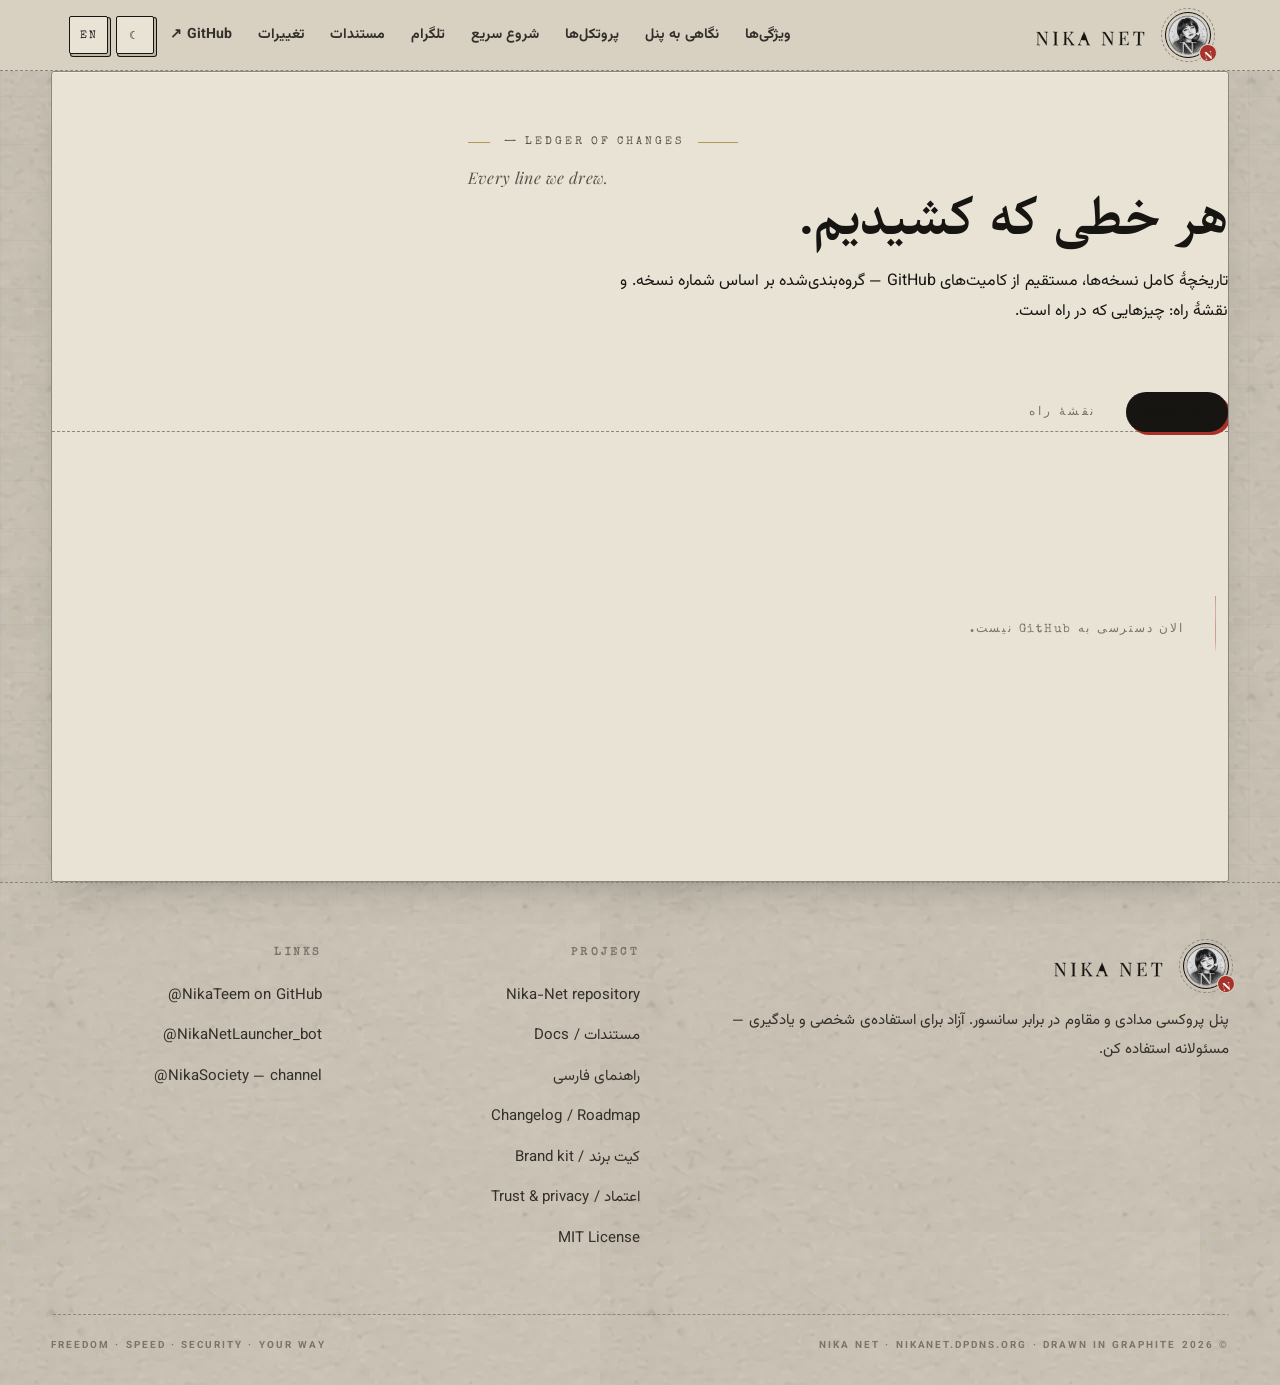
<file: changelog.html>
<!DOCTYPE html><html lang="fa" dir="rtl"><head><meta charset="UTF-8"><meta name="viewport" content="width=device-width, initial-scale=1.0">
<title>Changelog & Roadmap — Nika Net</title><meta name="description" content="Nika Net release history (live from GitHub) and the road ahead.">
<link rel="canonical" href="https://nikanet.dpdns.org/changelog.html"><meta property="og:title" content="Changelog & Roadmap — Nika Net"><meta property="og:image" content="https://nikanet.dpdns.org/assets/og.jpg?v=2"><meta name="twitter:card" content="summary_large_image">
<link rel="icon" type="image/png" href="assets/favicon.png?v=2"><link rel="apple-touch-icon" href="assets/icons/apple-touch-icon.png"><link rel="stylesheet" href="style.css?v=44"><link rel="manifest" href="manifest.json">
<style>
.cl{padding:60px 0 100px}
.cl-head{max-width:760px;margin-bottom:56px}
.cl-tabs{display:flex;margin:0 0 40px;border-bottom:1px dashed var(--line)}
.cl-tabs button{background:none;border:0;border-bottom:2px solid transparent;margin-bottom:-1px;padding:12px 22px;font-family:var(--mono);font-size:.72rem;letter-spacing:.24em;text-transform:uppercase;color:var(--pencil);cursor:pointer;transition:.2s}
.cl-tabs button.on{color:var(--ink);border-color:var(--ink)}
.tl{position:relative;padding-inline-start:44px}
.tl::before{content:"";position:absolute;top:8px;bottom:0;inset-inline-start:12px;width:3px;background:url("data:image/svg+xml,%3Csvg xmlns='http://www.w3.org/2000/svg' width='6' height='120'%3E%3Cpath d='M3 0c1 20-1 40 1 60s-2 40 0 60' fill='none' stroke='%23a8322a' stroke-width='1.4' opacity='.7'/%3E%3C/svg%3E") repeat-y;background-size:6px 120px;height:0;animation:tlgrow 2.4s var(--ease-out) .4s forwards}@keyframes tlgrow{to{height:calc(100% - 8px)}}.tl .cl-item::before,.tl>div>div::before{box-shadow:0 0 0 3px var(--paper),0 0 0 4px var(--seal)!important}.tl .fresh-tag{font-family:var(--fa-display)}
.rel{position:relative;margin-bottom:46px;opacity:0;transform:translateY(16px);animation:up .7s var(--ease) forwards;animation-delay:calc(var(--i) * .07s)}
.rel::before{content:"";position:absolute;inset-inline-start:-31px;top:8px;width:11px;height:11px;border:1.5px solid var(--ink);background:var(--paper);border-radius:50%}
.rel.latest::before{background:var(--ink);box-shadow:0 0 0 5px rgba(23,21,18,.12)}
.rel-h{display:flex;align-items:baseline;gap:14px;flex-wrap:wrap;margin-bottom:10px}
.rel-h b{font-family:var(--serif);font-size:1.6rem;direction:ltr}
.rel-h time{font-family:var(--mono);font-size:.66rem;letter-spacing:.2em;text-transform:uppercase;color:var(--pencil)}
.rel-h .tag{font-family:var(--mono);font-size:.58rem;letter-spacing:.22em;text-transform:uppercase;border:1px solid var(--ink);padding:2px 8px}
.rel ul{list-style:none;padding:0}
.rel li{padding:6px 0;color:var(--ink-2);font-size:.98rem;line-height:1.7;display:flex;gap:12px;align-items:baseline}
.rel li a{font-family:var(--mono);font-size:.68rem;color:var(--pencil);text-decoration:none;flex:none;border-bottom:1px dashed var(--line-soft)}
.rel li a:hover{color:var(--ink)}
.rel li .e{flex:none;width:1.4em;text-align:center}
.rd{display:grid;grid-template-columns:repeat(3,1fr);gap:22px}
.rd-col h3{font-family:var(--mono);font-size:.7rem;letter-spacing:.3em;text-transform:uppercase;color:var(--pencil);margin-bottom:16px;display:flex;align-items:center;gap:10px}
.rd-col h3::after{content:"";flex:1;height:1px;background:var(--line-soft)}
.rd-card{border:1px solid var(--line);padding:16px 18px;margin-bottom:14px;background:rgba(255,255,255,.08);position:relative;transition:.3s var(--ease)}
html.dark .rd-card{background:rgba(255,255,255,.03)}
.rd-card::before{content:"";position:absolute;inset:4px;border:1px dashed var(--line-soft);pointer-events:none}
.rd-card:hover{transform:translate(-2px,-2px);box-shadow:4px 4px 0 var(--graphite)}
.rd-card b{display:block;font-size:1rem;margin-bottom:6px}
.rd-card p{font-size:.86rem;color:var(--ink-2);line-height:1.7}
.rd-card .k{font-family:var(--mono);font-size:.58rem;letter-spacing:.22em;text-transform:uppercase;color:var(--pencil);margin-top:8px;display:block}
.empty{font-family:var(--mono);font-size:.78rem;letter-spacing:.14em;color:var(--pencil);padding:30px 0}
@media(max-width:860px){.rd{grid-template-columns:1fr}}
</style>
<meta name="theme-color" content="#d8d1c2" media="(prefers-color-scheme: light)"><meta name="theme-color" content="#1d1b18" media="(prefers-color-scheme: dark)"><meta name="color-scheme" content="light dark">
</head><body><div class="wood" aria-hidden="true"></div><div class="chalk-tray" aria-hidden="true"></div><div class="grid-bg"></div><div class="grain"></div><div class="prog"><i id="prog"></i></div>
<nav id="nav">
  <div class="wrap">
    <a class="brand" href="/"><span class="brand-mark"><img src="assets/logo-nav.webp" width="44" height="44" alt="Nika Net"><i class="brand-n">N</i></span><span class="brand-type"><svg class="logotype" aria-hidden="true" viewBox="0 0 926 204" xmlns="http://www.w3.org/2000/svg" role="img" aria-label="Nika Net"><path class="o" pathLength="1" style="--d:0.00s" d="M25.9 78.5 L26.5 79.5 L30.4 80.0 L33.5 81.1 L36.8 84.0 L37.7 86.0 L37.3 172.5 L36.6 174.6 L33.7 178.7 L30.1 180.1 L26.9 180.4 L26.4 180.9 L54.8 182.3 L54.8 179.5 L48.7 179.8 L46.8 179.8 L44.3 178.9 L41.4 173.6 L40.1 171.7 L40.3 86.8 L43.8 92.3 L58.1 111.0 L58.0 115.1 L84.4 153.4 L104.4 182.9 L107.4 182.9 L107.8 86.9 L108.1 85.0 L112.0 81.2 L115.9 80.6 L118.8 80.0 L118.9 78.9 L91.1 76.7 L90.4 80.5 L95.9 80.4 L98.4 79.9 L99.8 83.0 L103.1 83.7 L103.2 86.8 L104.7 88.6 L105.4 157.8 L103.7 155.5 L99.1 150.7 L90.6 138.3 L51.2 78.2Z"/><path class="o" pathLength="1" style="--d:0.15s" d="M155.7 76.7 L157.8 79.5 L164.3 79.8 L166.2 80.4 L169.4 83.6 L169.5 88.1 L170.1 172.7 L169.4 175.6 L164.8 178.0 L164.3 180.1 L158.9 180.1 L158.6 182.3 L196.6 182.3 L196.6 180.3 L190.3 179.7 L187.3 180.2 L186.8 177.6 L185.3 178.0 L184.8 176.1 L184.3 84.5 L187.4 81.6 L191.6 79.1 L194.8 79.3 L194.6 78.2Z"/><path class="o" pathLength="1" style="--d:0.30s" d="M234.6 79.1 L235.2 78.9 L240.4 78.5 L242.7 81.0 L245.0 84.4 L247.5 87.8 L246.4 172.0 L245.9 176.7 L243.9 178.7 L240.2 179.5 L235.2 179.2 L234.5 180.8 L271.3 181.3 L270.8 180.2 L267.2 180.0 L265.7 177.2 L262.3 177.9 L260.9 176.2 L259.5 174.1 L262.3 128.5 L264.9 128.7 L268.1 129.8 L269.6 131.0 L273.8 134.8 L277.7 138.8 L282.8 147.7 L299.3 171.9 L301.5 175.9 L297.9 180.4 L295.0 178.6 L294.1 182.1 L327.3 182.7 L325.7 179.7 L324.3 178.0 L321.9 178.4 L319.8 177.8 L316.8 174.9 L315.7 172.3 L311.5 168.8 L305.9 161.3 L281.7 128.5 L279.0 120.8 L280.3 120.1 L285.9 111.4 L302.8 92.6 L308.3 82.6 L314.9 81.0 L318.0 79.6 L319.8 78.6 L319.8 78.2 L291.5 77.1 L291.0 79.5 L295.3 80.4 L297.6 80.1 L300.0 83.9 L298.9 89.8 L299.4 90.8 L297.9 92.7 L295.7 95.0 L293.4 100.6 L289.9 101.9 L282.9 113.2 L279.5 117.8 L274.4 123.5 L272.2 125.5 L269.6 126.7 L264.8 127.7 L261.7 125.4 L259.9 84.7 L265.5 80.6 L266.9 79.7 L272.1 79.0 L272.2 78.0Z"/><path class="o" pathLength="1" style="--d:0.45s" d="M401.1 77.6 L399.8 77.5 L398.4 81.1 L395.8 86.5 L395.9 90.1 L384.2 114.4 L374.9 141.9 L369.7 152.7 L365.8 167.3 L361.3 173.5 L356.6 176.9 L352.6 179.4 L352.9 182.8 L381.7 181.9 L382.2 180.2 L375.3 180.4 L372.4 179.3 L367.8 173.5 L368.7 167.6 L369.0 164.7 L370.6 158.3 L376.4 145.3 L377.8 141.7 L413.8 143.7 L415.3 145.6 L416.1 152.2 L421.2 161.5 L423.7 169.7 L425.6 174.0 L423.7 177.1 L421.3 179.6 L418.7 180.7 L413.7 179.8 L413.7 181.5 L449.1 181.8 L447.4 179.8 L443.1 179.2 L440.1 174.2 L437.0 168.5 L433.7 165.6 L433.2 159.4 L426.0 141.8 L415.3 110.1 L401.8 79.6 L402.8 75.9Z"/><path class="o" pathLength="1" style="--d:0.60s" d="M398.0 98.5 L396.9 99.5 L399.1 102.4 L402.3 108.4 L407.9 126.7 L410.4 133.4 L411.8 136.8 L411.2 140.2 L379.9 138.4 L379.0 137.6 L382.5 129.9 L384.9 119.8 L388.2 110.7 L394.3 102.4Z"/><path class="o" pathLength="1" style="--d:0.75s" d="M541.1 77.8 L540.9 79.1 L546.1 81.5 L549.1 82.1 L552.4 84.4 L553.0 86.8 L552.5 172.2 L552.0 174.3 L547.9 178.3 L544.2 178.9 L540.8 178.5 L541.7 183.3 L568.9 182.3 L569.7 180.3 L564.4 179.7 L559.6 179.5 L560.3 177.3 L555.9 175.2 L555.2 170.6 L555.6 86.9 L560.0 92.3 L573.2 112.8 L574.1 114.1 L597.8 152.2 L619.4 182.0 L622.5 183.1 L623.0 88.4 L623.7 84.5 L627.5 82.1 L629.9 81.0 L633.9 80.2 L633.3 77.8 L604.7 76.9 L606.1 78.8 L612.0 80.0 L613.6 80.9 L616.0 82.3 L617.1 84.1 L617.8 86.5 L619.8 88.2 L618.7 157.6 L617.1 155.7 L613.6 150.5 L605.8 137.8 L566.7 78.1Z"/><path class="o" pathLength="1" style="--d:0.90s" d="M672.2 79.2 L673.5 78.7 L677.8 79.0 L681.0 81.9 L685.2 83.5 L686.1 88.2 L684.8 172.6 L684.3 176.2 L681.0 178.4 L678.9 179.5 L673.3 180.4 L673.1 181.2 L751.0 180.9 L749.8 178.9 L747.8 152.6 L746.3 153.6 L747.7 156.0 L747.4 156.0 L746.2 161.3 L745.6 164.2 L743.3 168.5 L743.6 169.1 L741.7 171.0 L736.6 177.2 L734.9 178.0 L733.3 178.6 L728.4 178.8 L706.5 180.0 L702.4 178.4 L699.6 174.9 L700.0 129.9 L712.6 129.8 L716.1 131.3 L717.2 132.1 L718.7 134.9 L720.0 137.4 L722.2 139.6 L722.1 145.3 L723.0 146.0 L722.8 149.1 L725.0 149.5 L724.4 109.3 L722.1 110.1 L720.6 111.7 L722.5 115.8 L722.1 119.6 L719.1 122.6 L715.3 127.1 L712.2 127.7 L698.3 127.2 L699.2 83.9 L700.9 83.2 L701.4 81.5 L703.6 80.6 L705.5 80.2 L730.2 80.8 L731.9 80.3 L737.2 82.2 L738.7 85.6 L741.0 88.0 L743.5 91.5 L743.4 95.6 L742.7 101.4 L743.5 103.1 L746.3 102.3 L746.4 80.3 L747.7 77.2Z"/><path class="o" pathLength="1" style="--d:1.05s" d="M788.2 77.3 L789.4 88.4 L788.4 104.7 L789.9 108.9 L791.6 107.3 L791.8 103.7 L792.9 98.1 L793.2 93.7 L795.4 89.6 L796.2 88.5 L801.9 82.0 L804.8 81.2 L808.1 79.5 L824.2 81.4 L823.9 171.5 L824.2 174.9 L818.6 179.4 L815.6 179.9 L809.1 180.0 L809.0 183.4 L851.7 182.2 L851.2 180.2 L844.1 179.4 L843.1 180.0 L841.5 178.9 L838.6 174.5 L837.7 173.0 L839.3 79.6 L853.3 79.6 L857.3 80.8 L858.6 82.3 L860.0 83.0 L862.3 83.3 L863.6 84.6 L861.8 87.2 L864.1 87.4 L865.5 91.0 L866.9 92.7 L868.4 97.3 L870.2 101.4 L868.9 108.5 L870.7 109.0 L873.2 87.8 L872.3 78.9Z"/><path class="hh" pathLength="1" d="M31.0 179.0L35.0 183.0 M36.0 176.0L43.0 183.0 M38.0 170.0L42.0 174.0 M47.0 179.0L51.0 183.0 M98.0 174.0L108.0 184.0 M83.0 151.0L108.0 176.0 M67.0 127.0L108.0 168.0 M52.0 104.0L102.0 154.0 M34.0 78.0L86.0 130.0 M42.0 78.0L70.0 106.0 M50.0 78.0L54.0 82.0 M167.0 179.0L171.0 183.0 M170.0 174.0L179.0 183.0 M170.0 166.0L187.0 183.0 M170.0 158.0L185.0 173.0 M98.0 78.0L108.0 88.0 M170.0 150.0L185.0 165.0 M106.0 78.0L111.0 83.0 M170.0 142.0L185.0 157.0 M170.0 134.0L185.0 149.0 M170.0 126.0L185.0 141.0 M170.0 118.0L185.0 133.0 M170.0 110.0L185.0 125.0 M170.0 102.0L185.0 117.0 M245.0 177.0L251.0 183.0 M170.0 94.0L185.0 109.0 M247.0 171.0L259.0 183.0 M162.0 78.0L166.0 82.0 M169.0 85.0L185.0 101.0 M247.0 163.0L267.0 183.0 M170.0 78.0L185.0 93.0 M247.0 155.0L262.0 170.0 M178.0 78.0L185.0 85.0 M247.0 147.0L262.0 162.0 M186.0 78.0L190.0 82.0 M247.0 139.0L262.0 154.0 M247.0 131.0L262.0 146.0 M247.0 123.0L262.0 138.0 M301.0 177.0L307.0 183.0 M247.0 115.0L262.0 130.0 M287.0 155.0L315.0 183.0 M247.0 107.0L262.0 122.0 M266.0 126.0L323.0 183.0 M247.0 99.0L262.0 114.0 M272.0 124.0L299.0 151.0 M247.0 91.0L262.0 106.0 M242.0 78.0L262.0 98.0 M250.0 78.0L262.0 90.0 M258.0 78.0L264.0 84.0 M358.0 178.0L363.0 183.0 M362.0 174.0L371.0 183.0 M364.0 168.0L369.0 173.0 M375.0 179.0L379.0 183.0 M298.0 78.0L307.0 87.0 M306.0 78.0L312.0 84.0 M314.0 78.0L318.0 82.0 M423.0 179.0L427.0 183.0 M424.0 172.0L435.0 183.0 M420.0 160.0L443.0 183.0 M415.0 147.0L439.0 171.0 M410.0 134.0L434.0 158.0 M406.0 122.0L429.0 145.0 M401.0 109.0L424.0 132.0 M394.0 94.0L419.0 119.0 M396.0 88.0L414.0 106.0 M398.0 82.0L409.0 93.0 M550.0 178.0L555.0 183.0 M553.0 173.0L563.0 183.0 M603.0 159.0L623.0 179.0 M588.0 136.0L623.0 171.0 M573.0 113.0L623.0 163.0 M546.0 78.0L556.0 88.0 M557.0 89.0L607.0 139.0 M554.0 78.0L591.0 115.0 M562.0 78.0L575.0 91.0 M684.0 176.0L691.0 183.0 M685.0 169.0L699.0 183.0 M685.0 161.0L707.0 183.0 M610.0 78.0L614.0 82.0 M619.0 87.0L623.0 91.0 M685.0 153.0L700.0 168.0 M618.0 78.0L625.0 85.0 M685.0 145.0L700.0 160.0 M626.0 78.0L630.0 82.0 M685.0 137.0L700.0 152.0 M685.0 129.0L700.0 144.0 M734.0 178.0L739.0 183.0 M685.0 121.0L700.0 136.0 M739.0 175.0L747.0 183.0 M685.0 113.0L703.0 131.0 M743.0 171.0L750.0 178.0 M685.0 105.0L700.0 120.0 M722.0 142.0L726.0 146.0 M745.0 165.0L750.0 170.0 M685.0 97.0L700.0 112.0 M715.0 127.0L726.0 138.0 M746.0 158.0L750.0 162.0 M685.0 89.0L700.0 104.0 M719.0 123.0L726.0 130.0 M682.0 78.0L700.0 96.0 M721.0 117.0L726.0 122.0 M690.0 78.0L700.0 88.0 M698.0 78.0L703.0 83.0 M743.0 99.0L747.0 103.0 M821.0 177.0L827.0 183.0 M730.0 78.0L735.0 83.0 M741.0 89.0L747.0 95.0 M824.0 172.0L835.0 183.0 M738.0 78.0L747.0 87.0 M824.0 164.0L843.0 183.0 M824.0 156.0L839.0 171.0 M824.0 148.0L839.0 163.0 M789.0 105.0L793.0 109.0 M824.0 140.0L839.0 155.0 M790.0 98.0L794.0 102.0 M824.0 132.0L839.0 147.0 M790.0 90.0L795.0 95.0 M824.0 124.0L839.0 139.0 M789.0 81.0L797.0 89.0 M824.0 116.0L839.0 131.0 M794.0 78.0L801.0 85.0 M824.0 108.0L839.0 123.0 M802.0 78.0L806.0 82.0 M824.0 100.0L839.0 115.0 M824.0 92.0L839.0 107.0 M824.0 84.0L839.0 99.0 M826.0 78.0L839.0 91.0 M834.0 78.0L839.0 83.0 M867.0 95.0L872.0 100.0 M858.0 78.0L872.0 92.0 M866.0 78.0L873.0 85.0"/></svg><small>Connecting Intelligence</small></span></a>
    <div class="links" id="links">
      <a href="/#features" data-fa>ویژگی‌ها</a><a href="/#features" data-en>Features</a>
      <a href="/#showcase" data-fa>نگاهی به پنل</a><a href="/#showcase" data-en>The panel</a>
      <a href="/#protocols" data-fa>پروتکل‌ها</a><a href="/#protocols" data-en>Protocols</a>
      <a href="/#start" data-fa>شروع سریع</a><a href="/#start" data-en>Quick start</a>
            <a href="/#telegram" data-fa>تلگرام</a><a href="/#telegram" data-en>Telegram</a>
      <a href="docs.html" data-fa>مستندات</a><a href="docs.html" data-en>Docs</a>
      <a href="changelog.html" data-fa>تغییرات</a><a href="changelog.html" data-en>Changelog</a>
      <a href="https://github.com/NikaTeem/Nika-Net" target="_blank" rel="noopener">GitHub ↗</a>
    </div>
    <div class="ctrls">
      <button class="lang-btn" onclick="toggleTheme()" title="Theme" aria-label="Theme"><span class="tb-l">☾</span><span class="tb-d">▦</span><span class="tb-b">☀</span></button>
      <button class="lang-btn" onclick="toggleLang()"><span data-fa>EN</span><span data-en>فارسی</span></button>
      <button class="burger" onclick="document.getElementById('links').classList.toggle('open')" aria-label="Menu">☰</button>
    </div>
  </div>
</nav>
<main class="wrap cl" id="top">
  <div class="cl-head">
    <div class="num">— Ledger of changes</div>
    <h2 class="en" dir="ltr">Every line <span class="ul">we drew.<svg viewBox="0 0 300 14" preserveAspectRatio="none"><path d="M2 9 C 60 2, 120 12, 180 6 S 280 4, 298 8"/></svg></span></h2>
    <p class="h2-fa" data-fa>هر خطی که کشیدیم.</p>
    <p data-fa>تاریخچهٔ کامل نسخه‌ها، مستقیم از کامیت‌های GitHub — گروه‌بندی‌شده بر اساس شماره نسخه. و نقشهٔ راه: چیزهایی که در راه است.</p>
    <p data-en>The complete release history, pulled straight from GitHub commits and grouped by version. And the roadmap: what’s on the drawing board.</p>
  </div>
  <div class="cl-tabs"><button class="on" data-t="log"><span data-fa>تاریخچه</span><span data-en>Changelog</span></button><button data-t="road"><span data-fa>نقشهٔ راه</span><span data-en>Roadmap</span></button></div>
  <section id="log"><div class="tl" id="tl"><div class="empty" data-fa>در حال خواندن دفتر…</div><div class="empty" data-en>Reading the ledger…</div></div></section>
  <section id="road" hidden><div class="rd" id="rd"></div></section>
</main>
<footer>
  <div class="wrap">
    <div class="f-grid">
      <div>
        <a class="brand" href="#top" style="margin-bottom:16px"><span class="brand-mark"><img src="assets/logo-nav.webp" width="44" height="44" alt="Nika Net"><i class="brand-n">N</i></span><span class="brand-type"><svg class="logotype" aria-hidden="true" viewBox="0 0 926 204" xmlns="http://www.w3.org/2000/svg" role="img" aria-label="Nika Net"><path class="o" pathLength="1" style="--d:0.00s" d="M25.9 78.5 L26.5 79.5 L30.4 80.0 L33.5 81.1 L36.8 84.0 L37.7 86.0 L37.3 172.5 L36.6 174.6 L33.7 178.7 L30.1 180.1 L26.9 180.4 L26.4 180.9 L54.8 182.3 L54.8 179.5 L48.7 179.8 L46.8 179.8 L44.3 178.9 L41.4 173.6 L40.1 171.7 L40.3 86.8 L43.8 92.3 L58.1 111.0 L58.0 115.1 L84.4 153.4 L104.4 182.9 L107.4 182.9 L107.8 86.9 L108.1 85.0 L112.0 81.2 L115.9 80.6 L118.8 80.0 L118.9 78.9 L91.1 76.7 L90.4 80.5 L95.9 80.4 L98.4 79.9 L99.8 83.0 L103.1 83.7 L103.2 86.8 L104.7 88.6 L105.4 157.8 L103.7 155.5 L99.1 150.7 L90.6 138.3 L51.2 78.2Z"/><path class="o" pathLength="1" style="--d:0.15s" d="M155.7 76.7 L157.8 79.5 L164.3 79.8 L166.2 80.4 L169.4 83.6 L169.5 88.1 L170.1 172.7 L169.4 175.6 L164.8 178.0 L164.3 180.1 L158.9 180.1 L158.6 182.3 L196.6 182.3 L196.6 180.3 L190.3 179.7 L187.3 180.2 L186.8 177.6 L185.3 178.0 L184.8 176.1 L184.3 84.5 L187.4 81.6 L191.6 79.1 L194.8 79.3 L194.6 78.2Z"/><path class="o" pathLength="1" style="--d:0.30s" d="M234.6 79.1 L235.2 78.9 L240.4 78.5 L242.7 81.0 L245.0 84.4 L247.5 87.8 L246.4 172.0 L245.9 176.7 L243.9 178.7 L240.2 179.5 L235.2 179.2 L234.5 180.8 L271.3 181.3 L270.8 180.2 L267.2 180.0 L265.7 177.2 L262.3 177.9 L260.9 176.2 L259.5 174.1 L262.3 128.5 L264.9 128.7 L268.1 129.8 L269.6 131.0 L273.8 134.8 L277.7 138.8 L282.8 147.7 L299.3 171.9 L301.5 175.9 L297.9 180.4 L295.0 178.6 L294.1 182.1 L327.3 182.7 L325.7 179.7 L324.3 178.0 L321.9 178.4 L319.8 177.8 L316.8 174.9 L315.7 172.3 L311.5 168.8 L305.9 161.3 L281.7 128.5 L279.0 120.8 L280.3 120.1 L285.9 111.4 L302.8 92.6 L308.3 82.6 L314.9 81.0 L318.0 79.6 L319.8 78.6 L319.8 78.2 L291.5 77.1 L291.0 79.5 L295.3 80.4 L297.6 80.1 L300.0 83.9 L298.9 89.8 L299.4 90.8 L297.9 92.7 L295.7 95.0 L293.4 100.6 L289.9 101.9 L282.9 113.2 L279.5 117.8 L274.4 123.5 L272.2 125.5 L269.6 126.7 L264.8 127.7 L261.7 125.4 L259.9 84.7 L265.5 80.6 L266.9 79.7 L272.1 79.0 L272.2 78.0Z"/><path class="o" pathLength="1" style="--d:0.45s" d="M401.1 77.6 L399.8 77.5 L398.4 81.1 L395.8 86.5 L395.9 90.1 L384.2 114.4 L374.9 141.9 L369.7 152.7 L365.8 167.3 L361.3 173.5 L356.6 176.9 L352.6 179.4 L352.9 182.8 L381.7 181.9 L382.2 180.2 L375.3 180.4 L372.4 179.3 L367.8 173.5 L368.7 167.6 L369.0 164.7 L370.6 158.3 L376.4 145.3 L377.8 141.7 L413.8 143.7 L415.3 145.6 L416.1 152.2 L421.2 161.5 L423.7 169.7 L425.6 174.0 L423.7 177.1 L421.3 179.6 L418.7 180.7 L413.7 179.8 L413.7 181.5 L449.1 181.8 L447.4 179.8 L443.1 179.2 L440.1 174.2 L437.0 168.5 L433.7 165.6 L433.2 159.4 L426.0 141.8 L415.3 110.1 L401.8 79.6 L402.8 75.9Z"/><path class="o" pathLength="1" style="--d:0.60s" d="M398.0 98.5 L396.9 99.5 L399.1 102.4 L402.3 108.4 L407.9 126.7 L410.4 133.4 L411.8 136.8 L411.2 140.2 L379.9 138.4 L379.0 137.6 L382.5 129.9 L384.9 119.8 L388.2 110.7 L394.3 102.4Z"/><path class="o" pathLength="1" style="--d:0.75s" d="M541.1 77.8 L540.9 79.1 L546.1 81.5 L549.1 82.1 L552.4 84.4 L553.0 86.8 L552.5 172.2 L552.0 174.3 L547.9 178.3 L544.2 178.9 L540.8 178.5 L541.7 183.3 L568.9 182.3 L569.7 180.3 L564.4 179.7 L559.6 179.5 L560.3 177.3 L555.9 175.2 L555.2 170.6 L555.6 86.9 L560.0 92.3 L573.2 112.8 L574.1 114.1 L597.8 152.2 L619.4 182.0 L622.5 183.1 L623.0 88.4 L623.7 84.5 L627.5 82.1 L629.9 81.0 L633.9 80.2 L633.3 77.8 L604.7 76.9 L606.1 78.8 L612.0 80.0 L613.6 80.9 L616.0 82.3 L617.1 84.1 L617.8 86.5 L619.8 88.2 L618.7 157.6 L617.1 155.7 L613.6 150.5 L605.8 137.8 L566.7 78.1Z"/><path class="o" pathLength="1" style="--d:0.90s" d="M672.2 79.2 L673.5 78.7 L677.8 79.0 L681.0 81.9 L685.2 83.5 L686.1 88.2 L684.8 172.6 L684.3 176.2 L681.0 178.4 L678.9 179.5 L673.3 180.4 L673.1 181.2 L751.0 180.9 L749.8 178.9 L747.8 152.6 L746.3 153.6 L747.7 156.0 L747.4 156.0 L746.2 161.3 L745.6 164.2 L743.3 168.5 L743.6 169.1 L741.7 171.0 L736.6 177.2 L734.9 178.0 L733.3 178.6 L728.4 178.8 L706.5 180.0 L702.4 178.4 L699.6 174.9 L700.0 129.9 L712.6 129.8 L716.1 131.3 L717.2 132.1 L718.7 134.9 L720.0 137.4 L722.2 139.6 L722.1 145.3 L723.0 146.0 L722.8 149.1 L725.0 149.5 L724.4 109.3 L722.1 110.1 L720.6 111.7 L722.5 115.8 L722.1 119.6 L719.1 122.6 L715.3 127.1 L712.2 127.7 L698.3 127.2 L699.2 83.9 L700.9 83.2 L701.4 81.5 L703.6 80.6 L705.5 80.2 L730.2 80.8 L731.9 80.3 L737.2 82.2 L738.7 85.6 L741.0 88.0 L743.5 91.5 L743.4 95.6 L742.7 101.4 L743.5 103.1 L746.3 102.3 L746.4 80.3 L747.7 77.2Z"/><path class="o" pathLength="1" style="--d:1.05s" d="M788.2 77.3 L789.4 88.4 L788.4 104.7 L789.9 108.9 L791.6 107.3 L791.8 103.7 L792.9 98.1 L793.2 93.7 L795.4 89.6 L796.2 88.5 L801.9 82.0 L804.8 81.2 L808.1 79.5 L824.2 81.4 L823.9 171.5 L824.2 174.9 L818.6 179.4 L815.6 179.9 L809.1 180.0 L809.0 183.4 L851.7 182.2 L851.2 180.2 L844.1 179.4 L843.1 180.0 L841.5 178.9 L838.6 174.5 L837.7 173.0 L839.3 79.6 L853.3 79.6 L857.3 80.8 L858.6 82.3 L860.0 83.0 L862.3 83.3 L863.6 84.6 L861.8 87.2 L864.1 87.4 L865.5 91.0 L866.9 92.7 L868.4 97.3 L870.2 101.4 L868.9 108.5 L870.7 109.0 L873.2 87.8 L872.3 78.9Z"/><path class="hh" pathLength="1" d="M31.0 179.0L35.0 183.0 M36.0 176.0L43.0 183.0 M38.0 170.0L42.0 174.0 M47.0 179.0L51.0 183.0 M98.0 174.0L108.0 184.0 M83.0 151.0L108.0 176.0 M67.0 127.0L108.0 168.0 M52.0 104.0L102.0 154.0 M34.0 78.0L86.0 130.0 M42.0 78.0L70.0 106.0 M50.0 78.0L54.0 82.0 M167.0 179.0L171.0 183.0 M170.0 174.0L179.0 183.0 M170.0 166.0L187.0 183.0 M170.0 158.0L185.0 173.0 M98.0 78.0L108.0 88.0 M170.0 150.0L185.0 165.0 M106.0 78.0L111.0 83.0 M170.0 142.0L185.0 157.0 M170.0 134.0L185.0 149.0 M170.0 126.0L185.0 141.0 M170.0 118.0L185.0 133.0 M170.0 110.0L185.0 125.0 M170.0 102.0L185.0 117.0 M245.0 177.0L251.0 183.0 M170.0 94.0L185.0 109.0 M247.0 171.0L259.0 183.0 M162.0 78.0L166.0 82.0 M169.0 85.0L185.0 101.0 M247.0 163.0L267.0 183.0 M170.0 78.0L185.0 93.0 M247.0 155.0L262.0 170.0 M178.0 78.0L185.0 85.0 M247.0 147.0L262.0 162.0 M186.0 78.0L190.0 82.0 M247.0 139.0L262.0 154.0 M247.0 131.0L262.0 146.0 M247.0 123.0L262.0 138.0 M301.0 177.0L307.0 183.0 M247.0 115.0L262.0 130.0 M287.0 155.0L315.0 183.0 M247.0 107.0L262.0 122.0 M266.0 126.0L323.0 183.0 M247.0 99.0L262.0 114.0 M272.0 124.0L299.0 151.0 M247.0 91.0L262.0 106.0 M242.0 78.0L262.0 98.0 M250.0 78.0L262.0 90.0 M258.0 78.0L264.0 84.0 M358.0 178.0L363.0 183.0 M362.0 174.0L371.0 183.0 M364.0 168.0L369.0 173.0 M375.0 179.0L379.0 183.0 M298.0 78.0L307.0 87.0 M306.0 78.0L312.0 84.0 M314.0 78.0L318.0 82.0 M423.0 179.0L427.0 183.0 M424.0 172.0L435.0 183.0 M420.0 160.0L443.0 183.0 M415.0 147.0L439.0 171.0 M410.0 134.0L434.0 158.0 M406.0 122.0L429.0 145.0 M401.0 109.0L424.0 132.0 M394.0 94.0L419.0 119.0 M396.0 88.0L414.0 106.0 M398.0 82.0L409.0 93.0 M550.0 178.0L555.0 183.0 M553.0 173.0L563.0 183.0 M603.0 159.0L623.0 179.0 M588.0 136.0L623.0 171.0 M573.0 113.0L623.0 163.0 M546.0 78.0L556.0 88.0 M557.0 89.0L607.0 139.0 M554.0 78.0L591.0 115.0 M562.0 78.0L575.0 91.0 M684.0 176.0L691.0 183.0 M685.0 169.0L699.0 183.0 M685.0 161.0L707.0 183.0 M610.0 78.0L614.0 82.0 M619.0 87.0L623.0 91.0 M685.0 153.0L700.0 168.0 M618.0 78.0L625.0 85.0 M685.0 145.0L700.0 160.0 M626.0 78.0L630.0 82.0 M685.0 137.0L700.0 152.0 M685.0 129.0L700.0 144.0 M734.0 178.0L739.0 183.0 M685.0 121.0L700.0 136.0 M739.0 175.0L747.0 183.0 M685.0 113.0L703.0 131.0 M743.0 171.0L750.0 178.0 M685.0 105.0L700.0 120.0 M722.0 142.0L726.0 146.0 M745.0 165.0L750.0 170.0 M685.0 97.0L700.0 112.0 M715.0 127.0L726.0 138.0 M746.0 158.0L750.0 162.0 M685.0 89.0L700.0 104.0 M719.0 123.0L726.0 130.0 M682.0 78.0L700.0 96.0 M721.0 117.0L726.0 122.0 M690.0 78.0L700.0 88.0 M698.0 78.0L703.0 83.0 M743.0 99.0L747.0 103.0 M821.0 177.0L827.0 183.0 M730.0 78.0L735.0 83.0 M741.0 89.0L747.0 95.0 M824.0 172.0L835.0 183.0 M738.0 78.0L747.0 87.0 M824.0 164.0L843.0 183.0 M824.0 156.0L839.0 171.0 M824.0 148.0L839.0 163.0 M789.0 105.0L793.0 109.0 M824.0 140.0L839.0 155.0 M790.0 98.0L794.0 102.0 M824.0 132.0L839.0 147.0 M790.0 90.0L795.0 95.0 M824.0 124.0L839.0 139.0 M789.0 81.0L797.0 89.0 M824.0 116.0L839.0 131.0 M794.0 78.0L801.0 85.0 M824.0 108.0L839.0 123.0 M802.0 78.0L806.0 82.0 M824.0 100.0L839.0 115.0 M824.0 92.0L839.0 107.0 M824.0 84.0L839.0 99.0 M826.0 78.0L839.0 91.0 M834.0 78.0L839.0 83.0 M867.0 95.0L872.0 100.0 M858.0 78.0L872.0 92.0 M866.0 78.0L873.0 85.0"/></svg><small>Connecting Intelligence</small></span></a>
        <p data-fa>پنل پروکسی مدادی و مقاوم در برابر سانسور. آزاد برای استفاده‌ی شخصی و یادگیری — مسئولانه استفاده کن.</p>
        <p data-en>A pencil-drawn, censorship-resistant proxy panel. Free for personal use and learning — use responsibly.</p>
      </div>
      <div><h5>Project</h5><ul>
        <li><a href="https://github.com/NikaTeem/Nika-Net" target="_blank" rel="noopener">Nika-Net repository</a></li>
        <li><a href="docs.html">Docs / مستندات</a></li>
        <li><a href="https://github.com/NikaTeem/Nika-Net/blob/main/README.fa.md" target="_blank" rel="noopener">راهنمای فارسی</a></li>
        <li><a href="changelog.html">Changelog / Roadmap</a></li>
        <li><a href="brand.html">Brand kit / کیت برند</a></li>
        <li><a href="trust.html">Trust & privacy / اعتماد</a></li>
        <li><a href="https://github.com/NikaTeem/Nika-Net/blob/main/LICENSE" target="_blank" rel="noopener">MIT License</a></li></ul></div>
      <div><h5>Links</h5><ul>
        <li><a href="https://github.com/NikaTeem" target="_blank" rel="noopener">@NikaTeem on GitHub</a></li>
        <li><a href="https://t.me/NikaNetLauncher_bot" target="_blank" rel="noopener">@NikaNetLauncher_bot</a></li>
        <li><a href="https://t.me/NikaSociety" target="_blank" rel="noopener">@NikaSociety — channel</a></li></ul></div>
    </div>
    <div class="copy"><span>© 2026 Nika Net · nikanet.dpdns.org · Drawn in graphite</span><span>Freedom · Speed · Security · Your way</span></div>
  </div>
</footer>
<script>
function applyLang(l){const h=document.documentElement;if(l==='en'){h.classList.add('en');h.lang='en';h.dir='ltr'}else{h.classList.remove('en');h.lang='fa';h.dir='rtl'}localStorage.setItem('nika-lang',l)}
function toggleTheme(){const h=document.documentElement;const cur=h.classList.contains('board')?'board':h.classList.contains('dark')?'dark':'light';const nxt=cur==='light'?'dark':cur==='dark'?'board':'light';h.classList.toggle('dark',nxt!=='light');h.classList.toggle('board',nxt==='board');localStorage.setItem('nika-theme',nxt)}
(()=>{const t=localStorage.getItem('nika-theme');if(t==='dark')document.documentElement.classList.add('dark');if(t==='board')document.documentElement.classList.add('dark','board')})();
function toggleLang(){applyLang(document.documentElement.classList.contains('en')?'fa':'en')}
applyLang(localStorage.getItem('nika-lang')||'fa');
const prog=document.getElementById('prog');addEventListener('scroll',()=>{const d=document.documentElement;prog.style.width=(d.scrollTop/(d.scrollHeight-d.clientHeight)*100)+'%'},{passive:true});
document.querySelectorAll('#links a').forEach(a=>a.addEventListener('click',()=>document.getElementById('links').classList.remove('open')));
</script>
<script>
const ROADMAP={
 "doing":[
  {"fa":"Mini App پشتیبانی در تلگرام","en":"Support Mini App inside Telegram","dfa":"چت مستقیم کاربر با مالک، بدون خروج از تلگرام.","den":"Direct user↔owner chat without leaving Telegram.","k":"launcher bot"},
  {"fa":"صندوق انتقادات و پیشنهادات","en":"Public suggestion box","dfa":"آمار زنده، رأی‌گیری، نظارت — همین سایت.","den":"Live stats, voting, moderation — on this site.","k":"website"}
 ],
 "next":[
  {"fa":"پشتیبانی از Reality / gRPC","en":"Reality / gRPC transports","dfa":"مسیرهای جدید برای شرایط سخت‌تر فیلترینگ.","den":"New transports for harsher filtering conditions.","k":"core"},
  {"fa":"پشتیبان‌گیری و بازیابی یک‌کلیکی","en":"One-click backup & restore","dfa":"خروجی رمزشده از KV/D1 و بازگردانی روی Worker جدید.","den":"Encrypted export from KV/D1, restore onto a fresh Worker.","k":"panel"},
  {"fa":"اعلان انقضا در تلگرام","en":"Expiry alerts via Telegram","dfa":"به کاربر و مالک قبل از پایان حجم/زمان خبر بده.","den":"Warn user and owner before quota or time runs out.","k":"launcher bot"}
 ],
 "later":[
  {"fa":"چند Worker، یک پنل","en":"Multi-Worker fleet from one panel","dfa":"مدیریت چند استقرار روی چند حساب Cloudflare.","den":"Manage several deployments across Cloudflare accounts.","k":"panel"},
  {"fa":"صفحهٔ وضعیت عمومی","en":"Public status page","dfa":"سلامت لبه‌ها و آی‌پی‌های تمیز، به‌صورت زنده.","den":"Edge health and clean-IP freshness, live.","k":"website"},
  {"fa":"افزونهٔ مرورگر","en":"Browser extension","dfa":"روشن/خاموش کردن پروکسی و دیدن مصرف، از نوار مرورگر.","den":"Toggle proxy and see usage from the toolbar.","k":"client"}
 ]
};
const isEn=()=>document.documentElement.classList.contains('en');
const esc=s=>s.replace(/[&<>"]/g,c=>({'&':'&amp;','<':'&lt;','>':'&gt;','"':'&quot;'}[c]));
let commits=null;
async function load(){const out=[];for(let p=1;p<=3;p++){const r=await fetch(`https://api.github.com/repos/NikaTeem/Nika-Net/commits?per_page=100&page=${p}`);if(!r.ok)break;const d=await r.json();out.push(...d);if(d.length<100)break}return out}
function group(cs){const g=[];let cur=null;for(const c of cs){const m=c.commit.message.split('\n')[0];const v=(m.match(/v?(\d+\.\d+\.\d+)/)||[])[1];const emoji=(m.match(/^\p{Extended_Pictographic}/u)||[''])[0];const msg=m.replace(/^[^\w\u0600-\u06FF]*/,'').replace(/^v?\d+\.\d+\.\d+\s*[:：-]?\s*/,'');const key=v||(cur?cur.v:'pre');if(!cur||cur.v!==key){cur={v:key,date:c.commit.author.date,items:[]};g.push(cur)}cur.items.push({sha:c.sha,url:c.html_url,msg,emoji})}return g}
function fmtDate(d){const x=new Date(d);return isEn()?x.toLocaleDateString('en-GB',{day:'2-digit',month:'short',year:'numeric'}):x.toLocaleDateString('fa-IR',{day:'2-digit',month:'long',year:'numeric'})}
function renderLog(){const tl=document.getElementById('tl');if(!commits)return;const g=group(commits);tl.innerHTML=g.map((r,i)=>`<article class="rel ${i===0?'latest':''}" style="--i:${Math.min(i,12)}"><div class="rel-h"><b>${r.v==='pre'?'—':'v'+r.v}</b><time>${fmtDate(r.date)}</time>${i===0?`<span class="tag">${isEn()?'latest':'آخرین'}</span>`:''}</div><ul>${r.items.map(it=>`<li><span class="e">${it.emoji}</span><span dir="auto">${esc(it.msg)}</span><a href="${it.url}" target="_blank" rel="noopener">${it.sha.slice(0,7)}</a></li>`).join('')}</ul></article>`).join('')}
function renderRoad(){const rd=document.getElementById('rd');const col=(k,tfa,ten)=>`<div class="rd-col"><h3>${isEn()?ten:tfa}</h3>${ROADMAP[k].map(x=>`<div class="rd-card"><b>${isEn()?x.en:x.fa}</b><p>${isEn()?x.den:x.dfa}</p><span class="k">${x.k}</span></div>`).join('')}</div>`;rd.innerHTML=col('doing','در حال کار','In progress')+col('next','بعدی','Up next')+col('later','بعدتر','Later')}
load().then(c=>{commits=c;renderLog()}).catch(()=>{document.getElementById('tl').innerHTML=`<div class="empty">${isEn()?'GitHub is unreachable right now.':'الان دسترسی به GitHub نیست.'}</div>`});
renderRoad();
document.querySelectorAll('.cl-tabs button').forEach(b=>b.onclick=()=>{document.querySelectorAll('.cl-tabs button').forEach(x=>x.classList.toggle('on',x===b));document.getElementById('log').hidden=b.dataset.t!=='log';document.getElementById('road').hidden=b.dataset.t!=='road';history.replaceState(null,'','#'+b.dataset.t)});
if(location.hash==='#road')document.querySelector('[data-t=road]').click();
new MutationObserver(()=>{renderLog();renderRoad()}).observe(document.documentElement,{attributes:true,attributeFilter:['class']});
</script></body></html>
</file>
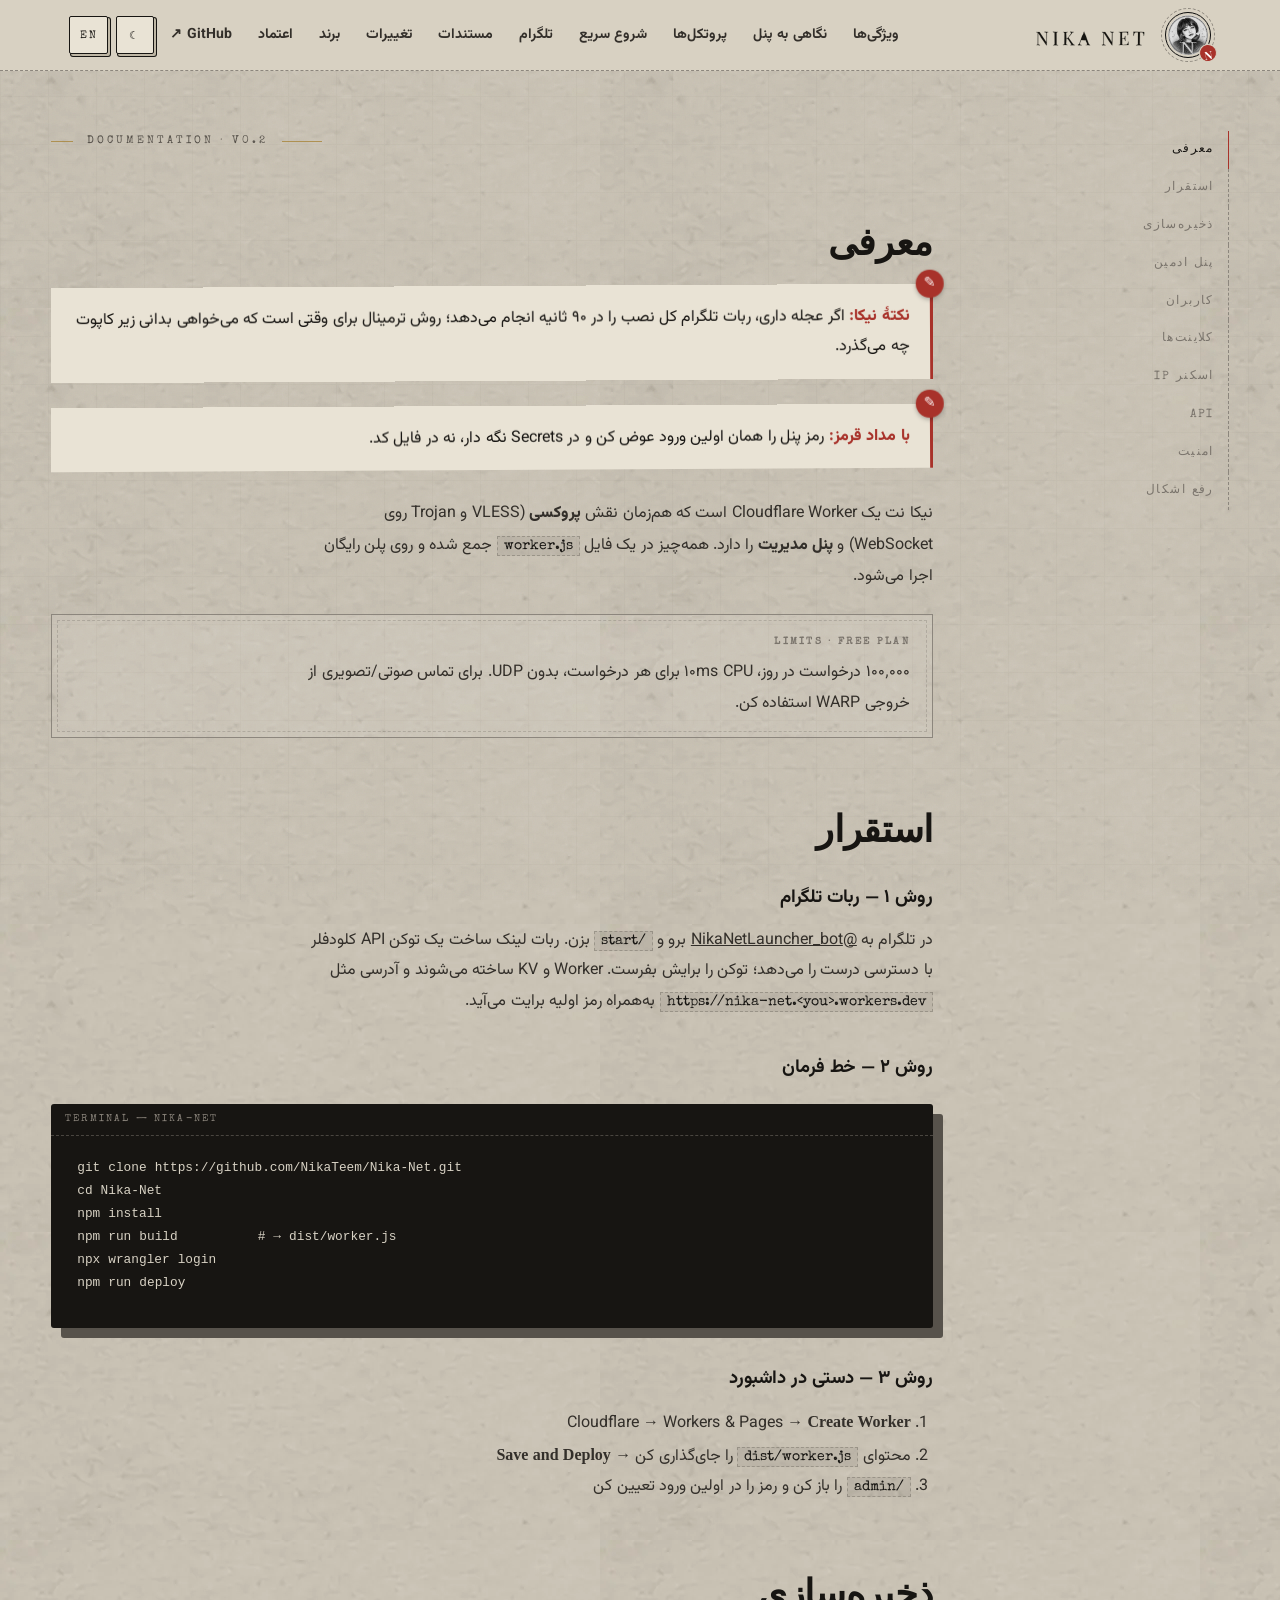
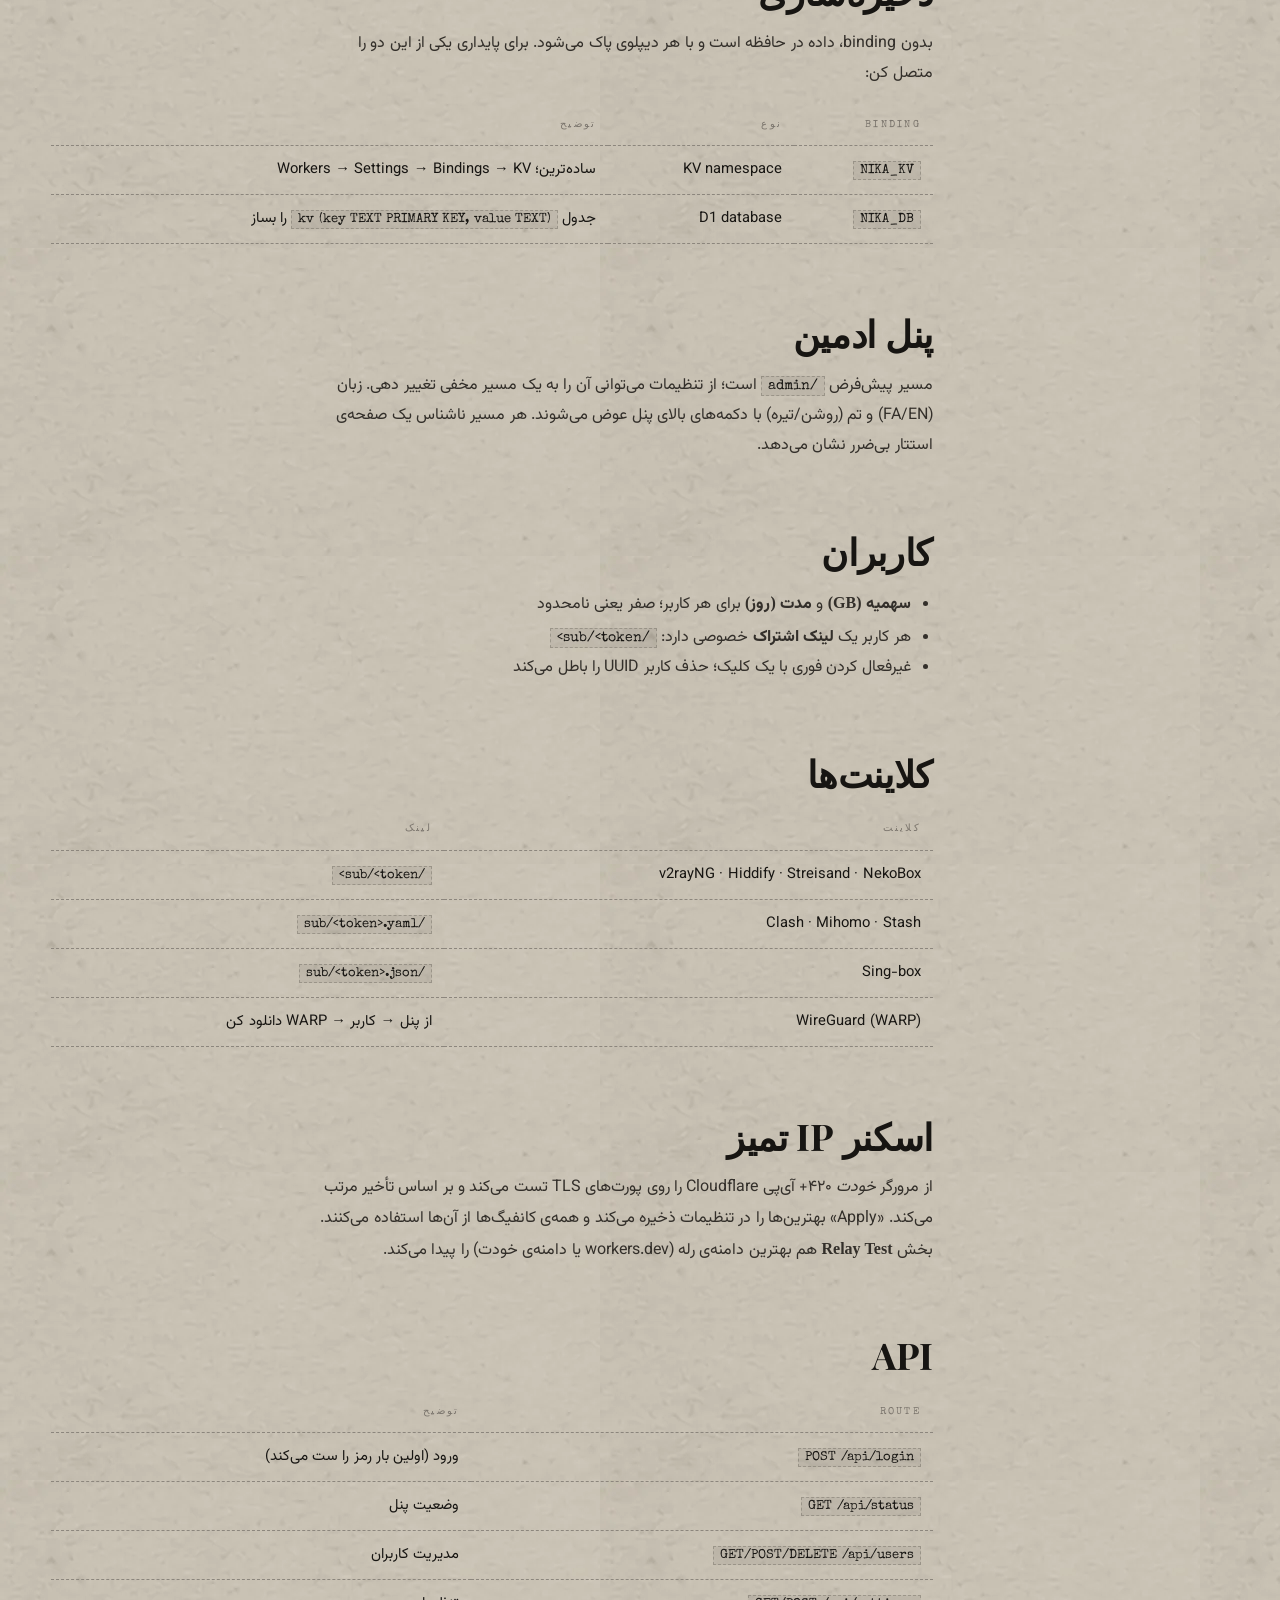
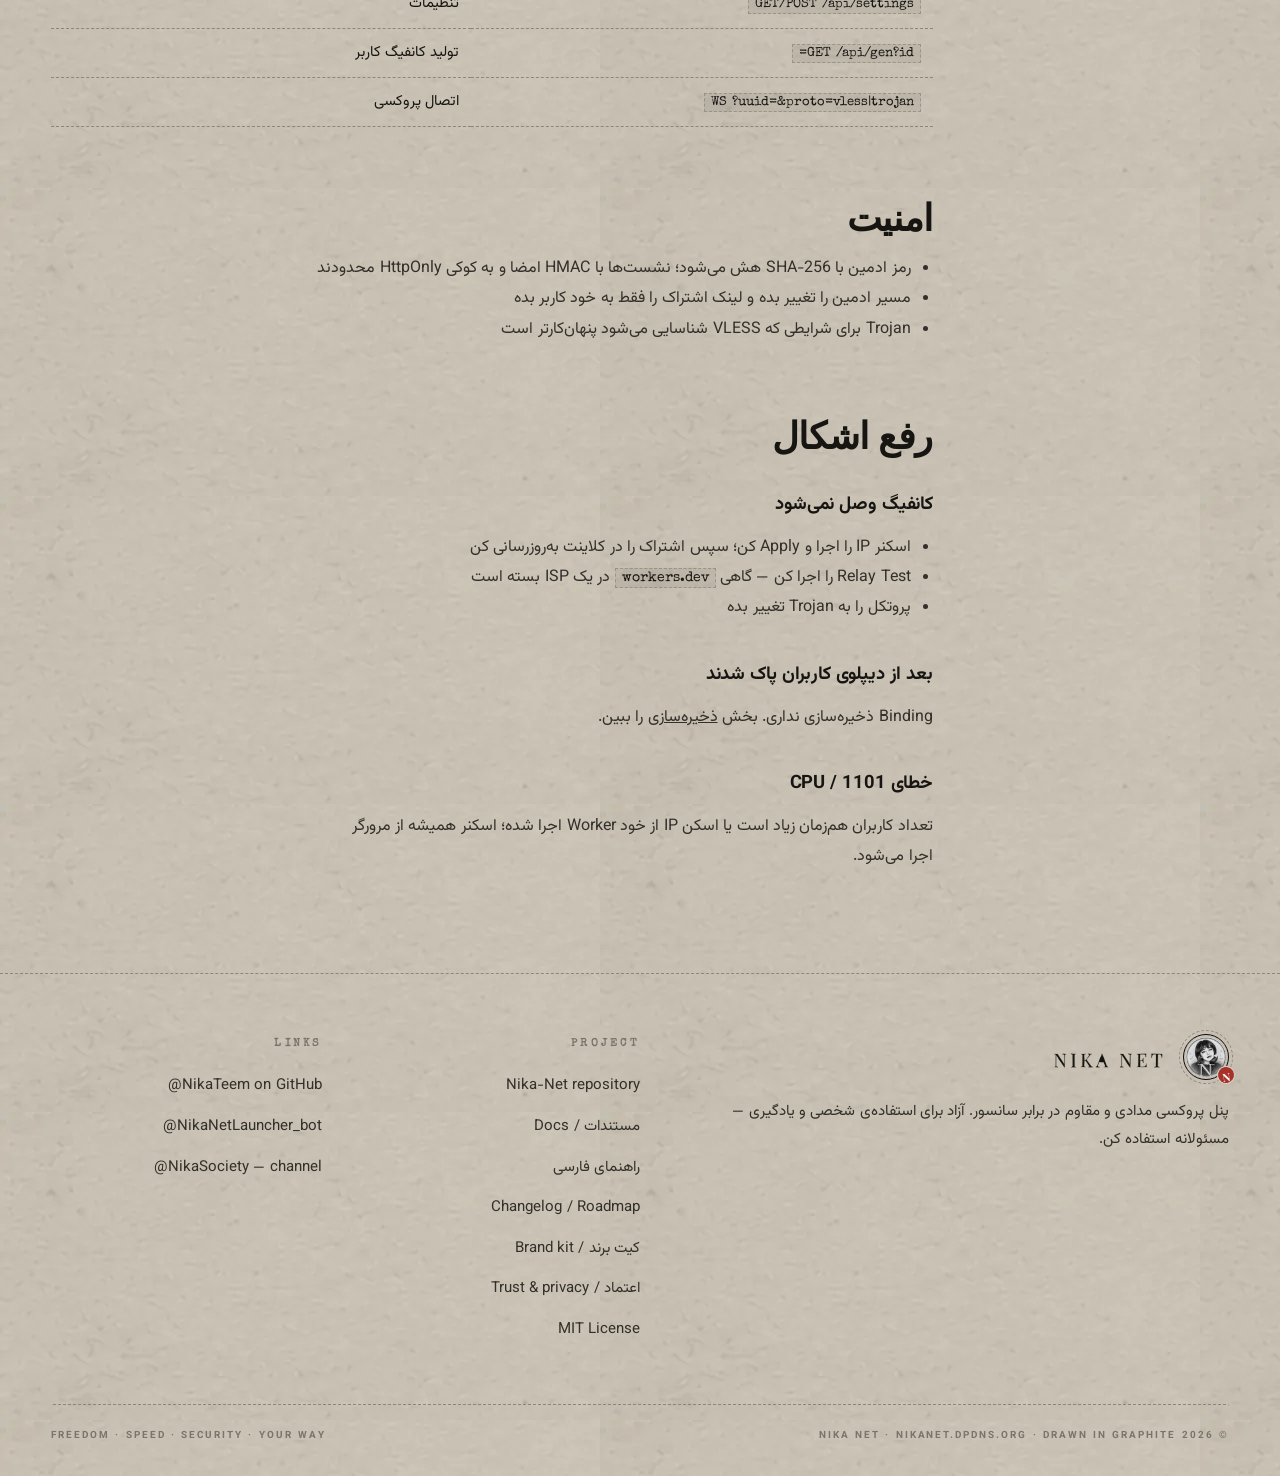
<file: docs.html>
<!DOCTYPE html><html lang="fa" dir="rtl"><head><meta charset="UTF-8"><meta name="viewport" content="width=device-width, initial-scale=1.0">
<link rel="icon" type="image/png" href="assets/favicon.png?v=2"><link rel="apple-touch-icon" href="assets/icons/apple-touch-icon.png"><link rel="stylesheet" href="style.css?v=44"><link rel="manifest" href="manifest.json"><title>Docs — Nika Net</title>
<style>
.doc{display:grid;grid-template-columns:240px 1fr;gap:56px;padding:60px 0 100px}
.toc{position:sticky;top:100px;align-self:start;font-family:var(--mono);font-size:.72rem;letter-spacing:.12em;text-transform:uppercase}
.toc a{display:block;padding:8px 0;color:var(--pencil);text-decoration:none;border-inline-start:1px dashed var(--line);padding-inline-start:14px;transition:.2s}
.toc a:hover,.toc a.on{color:var(--ink);border-inline-start:1.5px solid var(--ink)}
.prose h2{font-size:clamp(1.6rem,3vw,2.3rem);margin:70px 0 18px;scroll-margin-top:100px}
.prose h2:first-child{margin-top:0}
.prose h3{font-size:1.15rem;margin:34px 0 10px}
.prose p,.prose li{color:var(--ink-2);max-width:70ch}
.prose ul,.prose ol{padding-inline-start:22px;margin:10px 0}
.prose code{font-family:var(--mono);font-size:.88em;background:rgba(0,0,0,.06);padding:2px 6px;border:1px dashed var(--line-soft)}
html.dark .prose code{background:rgba(255,255,255,.08)}
.prose .code{margin:18px 0 26px;font-size:.8rem}
.prose table{border-collapse:collapse;width:100%;margin:16px 0;font-size:.92rem}
.prose th,.prose td{padding:10px 12px;border-bottom:1px dashed var(--line);text-align:start}
.prose th{font-family:var(--mono);font-size:.64rem;letter-spacing:.22em;text-transform:uppercase;color:var(--pencil);font-weight:400}
.callout{border:1px solid var(--line);padding:18px 22px;margin:22px 0;position:relative;background:rgba(255,255,255,.07)}
.callout::before{content:"";position:absolute;inset:5px;border:1px dashed var(--line-soft);pointer-events:none}
.callout b{font-family:var(--mono);font-size:.64rem;letter-spacing:.22em;text-transform:uppercase;display:block;margin-bottom:6px;color:var(--pencil)}
@media(max-width:860px){.doc{grid-template-columns:1fr}.toc{position:static;display:flex;flex-wrap:wrap;gap:4px 18px}.toc a{border:none;padding-inline-start:0}}
.rednote{position:relative;margin:26px 0;padding:16px 20px 16px 22px;border-inline-start:3px solid var(--seal);background:var(--paper-hi);font-family:var(--fa);transform:rotate(-.3deg)}.rednote::before{content:"✎";position:absolute;top:-14px;inset-inline-start:-14px;width:28px;height:28px;border-radius:50%;background:var(--seal);color:#fff;display:grid;place-items:center;font-size:.9rem;box-shadow:0 2px 4px rgba(0,0,0,.25)}.rednote b{color:var(--seal)}.rednote .en-only{font-family:var(--serif)}html.en .rednote{transform:rotate(.3deg)}.margin-note{font-family:var(--fa);font-size:.8rem;color:var(--seal);opacity:.85;transform:rotate(-2deg);display:inline-block;border-bottom:1px dashed var(--seal);margin:8px 0}</style><meta name="theme-color" content="#d8d1c2" media="(prefers-color-scheme: light)"><meta name="theme-color" content="#1d1b18" media="(prefers-color-scheme: dark)"><meta name="color-scheme" content="light dark">
</head><body><div class="wood" aria-hidden="true"></div><div class="chalk-tray" aria-hidden="true"></div><div class="grid-bg"></div><div class="grain"></div><div class="prog"><i id="prog"></i></div>
<nav id="nav">
  <div class="wrap">
    <a class="brand" href="/"><span class="brand-mark"><img src="assets/logo-nav.webp" width="44" height="44" alt="Nika Net"><i class="brand-n">N</i></span><span class="brand-type"><svg class="logotype" aria-hidden="true" viewBox="0 0 926 204" xmlns="http://www.w3.org/2000/svg" role="img" aria-label="Nika Net"><path class="o" pathLength="1" style="--d:0.00s" d="M25.9 78.5 L26.5 79.5 L30.4 80.0 L33.5 81.1 L36.8 84.0 L37.7 86.0 L37.3 172.5 L36.6 174.6 L33.7 178.7 L30.1 180.1 L26.9 180.4 L26.4 180.9 L54.8 182.3 L54.8 179.5 L48.7 179.8 L46.8 179.8 L44.3 178.9 L41.4 173.6 L40.1 171.7 L40.3 86.8 L43.8 92.3 L58.1 111.0 L58.0 115.1 L84.4 153.4 L104.4 182.9 L107.4 182.9 L107.8 86.9 L108.1 85.0 L112.0 81.2 L115.9 80.6 L118.8 80.0 L118.9 78.9 L91.1 76.7 L90.4 80.5 L95.9 80.4 L98.4 79.9 L99.8 83.0 L103.1 83.7 L103.2 86.8 L104.7 88.6 L105.4 157.8 L103.7 155.5 L99.1 150.7 L90.6 138.3 L51.2 78.2Z"/><path class="o" pathLength="1" style="--d:0.15s" d="M155.7 76.7 L157.8 79.5 L164.3 79.8 L166.2 80.4 L169.4 83.6 L169.5 88.1 L170.1 172.7 L169.4 175.6 L164.8 178.0 L164.3 180.1 L158.9 180.1 L158.6 182.3 L196.6 182.3 L196.6 180.3 L190.3 179.7 L187.3 180.2 L186.8 177.6 L185.3 178.0 L184.8 176.1 L184.3 84.5 L187.4 81.6 L191.6 79.1 L194.8 79.3 L194.6 78.2Z"/><path class="o" pathLength="1" style="--d:0.30s" d="M234.6 79.1 L235.2 78.9 L240.4 78.5 L242.7 81.0 L245.0 84.4 L247.5 87.8 L246.4 172.0 L245.9 176.7 L243.9 178.7 L240.2 179.5 L235.2 179.2 L234.5 180.8 L271.3 181.3 L270.8 180.2 L267.2 180.0 L265.7 177.2 L262.3 177.9 L260.9 176.2 L259.5 174.1 L262.3 128.5 L264.9 128.7 L268.1 129.8 L269.6 131.0 L273.8 134.8 L277.7 138.8 L282.8 147.7 L299.3 171.9 L301.5 175.9 L297.9 180.4 L295.0 178.6 L294.1 182.1 L327.3 182.7 L325.7 179.7 L324.3 178.0 L321.9 178.4 L319.8 177.8 L316.8 174.9 L315.7 172.3 L311.5 168.8 L305.9 161.3 L281.7 128.5 L279.0 120.8 L280.3 120.1 L285.9 111.4 L302.8 92.6 L308.3 82.6 L314.9 81.0 L318.0 79.6 L319.8 78.6 L319.8 78.2 L291.5 77.1 L291.0 79.5 L295.3 80.4 L297.6 80.1 L300.0 83.9 L298.9 89.8 L299.4 90.8 L297.9 92.7 L295.7 95.0 L293.4 100.6 L289.9 101.9 L282.9 113.2 L279.5 117.8 L274.4 123.5 L272.2 125.5 L269.6 126.7 L264.8 127.7 L261.7 125.4 L259.9 84.7 L265.5 80.6 L266.9 79.7 L272.1 79.0 L272.2 78.0Z"/><path class="o" pathLength="1" style="--d:0.45s" d="M401.1 77.6 L399.8 77.5 L398.4 81.1 L395.8 86.5 L395.9 90.1 L384.2 114.4 L374.9 141.9 L369.7 152.7 L365.8 167.3 L361.3 173.5 L356.6 176.9 L352.6 179.4 L352.9 182.8 L381.7 181.9 L382.2 180.2 L375.3 180.4 L372.4 179.3 L367.8 173.5 L368.7 167.6 L369.0 164.7 L370.6 158.3 L376.4 145.3 L377.8 141.7 L413.8 143.7 L415.3 145.6 L416.1 152.2 L421.2 161.5 L423.7 169.7 L425.6 174.0 L423.7 177.1 L421.3 179.6 L418.7 180.7 L413.7 179.8 L413.7 181.5 L449.1 181.8 L447.4 179.8 L443.1 179.2 L440.1 174.2 L437.0 168.5 L433.7 165.6 L433.2 159.4 L426.0 141.8 L415.3 110.1 L401.8 79.6 L402.8 75.9Z"/><path class="o" pathLength="1" style="--d:0.60s" d="M398.0 98.5 L396.9 99.5 L399.1 102.4 L402.3 108.4 L407.9 126.7 L410.4 133.4 L411.8 136.8 L411.2 140.2 L379.9 138.4 L379.0 137.6 L382.5 129.9 L384.9 119.8 L388.2 110.7 L394.3 102.4Z"/><path class="o" pathLength="1" style="--d:0.75s" d="M541.1 77.8 L540.9 79.1 L546.1 81.5 L549.1 82.1 L552.4 84.4 L553.0 86.8 L552.5 172.2 L552.0 174.3 L547.9 178.3 L544.2 178.9 L540.8 178.5 L541.7 183.3 L568.9 182.3 L569.7 180.3 L564.4 179.7 L559.6 179.5 L560.3 177.3 L555.9 175.2 L555.2 170.6 L555.6 86.9 L560.0 92.3 L573.2 112.8 L574.1 114.1 L597.8 152.2 L619.4 182.0 L622.5 183.1 L623.0 88.4 L623.7 84.5 L627.5 82.1 L629.9 81.0 L633.9 80.2 L633.3 77.8 L604.7 76.9 L606.1 78.8 L612.0 80.0 L613.6 80.9 L616.0 82.3 L617.1 84.1 L617.8 86.5 L619.8 88.2 L618.7 157.6 L617.1 155.7 L613.6 150.5 L605.8 137.8 L566.7 78.1Z"/><path class="o" pathLength="1" style="--d:0.90s" d="M672.2 79.2 L673.5 78.7 L677.8 79.0 L681.0 81.9 L685.2 83.5 L686.1 88.2 L684.8 172.6 L684.3 176.2 L681.0 178.4 L678.9 179.5 L673.3 180.4 L673.1 181.2 L751.0 180.9 L749.8 178.9 L747.8 152.6 L746.3 153.6 L747.7 156.0 L747.4 156.0 L746.2 161.3 L745.6 164.2 L743.3 168.5 L743.6 169.1 L741.7 171.0 L736.6 177.2 L734.9 178.0 L733.3 178.6 L728.4 178.8 L706.5 180.0 L702.4 178.4 L699.6 174.9 L700.0 129.9 L712.6 129.8 L716.1 131.3 L717.2 132.1 L718.7 134.9 L720.0 137.4 L722.2 139.6 L722.1 145.3 L723.0 146.0 L722.8 149.1 L725.0 149.5 L724.4 109.3 L722.1 110.1 L720.6 111.7 L722.5 115.8 L722.1 119.6 L719.1 122.6 L715.3 127.1 L712.2 127.7 L698.3 127.2 L699.2 83.9 L700.9 83.2 L701.4 81.5 L703.6 80.6 L705.5 80.2 L730.2 80.8 L731.9 80.3 L737.2 82.2 L738.7 85.6 L741.0 88.0 L743.5 91.5 L743.4 95.6 L742.7 101.4 L743.5 103.1 L746.3 102.3 L746.4 80.3 L747.7 77.2Z"/><path class="o" pathLength="1" style="--d:1.05s" d="M788.2 77.3 L789.4 88.4 L788.4 104.7 L789.9 108.9 L791.6 107.3 L791.8 103.7 L792.9 98.1 L793.2 93.7 L795.4 89.6 L796.2 88.5 L801.9 82.0 L804.8 81.2 L808.1 79.5 L824.2 81.4 L823.9 171.5 L824.2 174.9 L818.6 179.4 L815.6 179.9 L809.1 180.0 L809.0 183.4 L851.7 182.2 L851.2 180.2 L844.1 179.4 L843.1 180.0 L841.5 178.9 L838.6 174.5 L837.7 173.0 L839.3 79.6 L853.3 79.6 L857.3 80.8 L858.6 82.3 L860.0 83.0 L862.3 83.3 L863.6 84.6 L861.8 87.2 L864.1 87.4 L865.5 91.0 L866.9 92.7 L868.4 97.3 L870.2 101.4 L868.9 108.5 L870.7 109.0 L873.2 87.8 L872.3 78.9Z"/><path class="hh" pathLength="1" d="M31.0 179.0L35.0 183.0 M36.0 176.0L43.0 183.0 M38.0 170.0L42.0 174.0 M47.0 179.0L51.0 183.0 M98.0 174.0L108.0 184.0 M83.0 151.0L108.0 176.0 M67.0 127.0L108.0 168.0 M52.0 104.0L102.0 154.0 M34.0 78.0L86.0 130.0 M42.0 78.0L70.0 106.0 M50.0 78.0L54.0 82.0 M167.0 179.0L171.0 183.0 M170.0 174.0L179.0 183.0 M170.0 166.0L187.0 183.0 M170.0 158.0L185.0 173.0 M98.0 78.0L108.0 88.0 M170.0 150.0L185.0 165.0 M106.0 78.0L111.0 83.0 M170.0 142.0L185.0 157.0 M170.0 134.0L185.0 149.0 M170.0 126.0L185.0 141.0 M170.0 118.0L185.0 133.0 M170.0 110.0L185.0 125.0 M170.0 102.0L185.0 117.0 M245.0 177.0L251.0 183.0 M170.0 94.0L185.0 109.0 M247.0 171.0L259.0 183.0 M162.0 78.0L166.0 82.0 M169.0 85.0L185.0 101.0 M247.0 163.0L267.0 183.0 M170.0 78.0L185.0 93.0 M247.0 155.0L262.0 170.0 M178.0 78.0L185.0 85.0 M247.0 147.0L262.0 162.0 M186.0 78.0L190.0 82.0 M247.0 139.0L262.0 154.0 M247.0 131.0L262.0 146.0 M247.0 123.0L262.0 138.0 M301.0 177.0L307.0 183.0 M247.0 115.0L262.0 130.0 M287.0 155.0L315.0 183.0 M247.0 107.0L262.0 122.0 M266.0 126.0L323.0 183.0 M247.0 99.0L262.0 114.0 M272.0 124.0L299.0 151.0 M247.0 91.0L262.0 106.0 M242.0 78.0L262.0 98.0 M250.0 78.0L262.0 90.0 M258.0 78.0L264.0 84.0 M358.0 178.0L363.0 183.0 M362.0 174.0L371.0 183.0 M364.0 168.0L369.0 173.0 M375.0 179.0L379.0 183.0 M298.0 78.0L307.0 87.0 M306.0 78.0L312.0 84.0 M314.0 78.0L318.0 82.0 M423.0 179.0L427.0 183.0 M424.0 172.0L435.0 183.0 M420.0 160.0L443.0 183.0 M415.0 147.0L439.0 171.0 M410.0 134.0L434.0 158.0 M406.0 122.0L429.0 145.0 M401.0 109.0L424.0 132.0 M394.0 94.0L419.0 119.0 M396.0 88.0L414.0 106.0 M398.0 82.0L409.0 93.0 M550.0 178.0L555.0 183.0 M553.0 173.0L563.0 183.0 M603.0 159.0L623.0 179.0 M588.0 136.0L623.0 171.0 M573.0 113.0L623.0 163.0 M546.0 78.0L556.0 88.0 M557.0 89.0L607.0 139.0 M554.0 78.0L591.0 115.0 M562.0 78.0L575.0 91.0 M684.0 176.0L691.0 183.0 M685.0 169.0L699.0 183.0 M685.0 161.0L707.0 183.0 M610.0 78.0L614.0 82.0 M619.0 87.0L623.0 91.0 M685.0 153.0L700.0 168.0 M618.0 78.0L625.0 85.0 M685.0 145.0L700.0 160.0 M626.0 78.0L630.0 82.0 M685.0 137.0L700.0 152.0 M685.0 129.0L700.0 144.0 M734.0 178.0L739.0 183.0 M685.0 121.0L700.0 136.0 M739.0 175.0L747.0 183.0 M685.0 113.0L703.0 131.0 M743.0 171.0L750.0 178.0 M685.0 105.0L700.0 120.0 M722.0 142.0L726.0 146.0 M745.0 165.0L750.0 170.0 M685.0 97.0L700.0 112.0 M715.0 127.0L726.0 138.0 M746.0 158.0L750.0 162.0 M685.0 89.0L700.0 104.0 M719.0 123.0L726.0 130.0 M682.0 78.0L700.0 96.0 M721.0 117.0L726.0 122.0 M690.0 78.0L700.0 88.0 M698.0 78.0L703.0 83.0 M743.0 99.0L747.0 103.0 M821.0 177.0L827.0 183.0 M730.0 78.0L735.0 83.0 M741.0 89.0L747.0 95.0 M824.0 172.0L835.0 183.0 M738.0 78.0L747.0 87.0 M824.0 164.0L843.0 183.0 M824.0 156.0L839.0 171.0 M824.0 148.0L839.0 163.0 M789.0 105.0L793.0 109.0 M824.0 140.0L839.0 155.0 M790.0 98.0L794.0 102.0 M824.0 132.0L839.0 147.0 M790.0 90.0L795.0 95.0 M824.0 124.0L839.0 139.0 M789.0 81.0L797.0 89.0 M824.0 116.0L839.0 131.0 M794.0 78.0L801.0 85.0 M824.0 108.0L839.0 123.0 M802.0 78.0L806.0 82.0 M824.0 100.0L839.0 115.0 M824.0 92.0L839.0 107.0 M824.0 84.0L839.0 99.0 M826.0 78.0L839.0 91.0 M834.0 78.0L839.0 83.0 M867.0 95.0L872.0 100.0 M858.0 78.0L872.0 92.0 M866.0 78.0L873.0 85.0"/></svg><small>Connecting Intelligence</small></span></a>
    <div class="links" id="links">
      <a href="/#features" data-fa>ویژگی‌ها</a><a href="/#features" data-en>Features</a>
      <a href="/#showcase" data-fa>نگاهی به پنل</a><a href="/#showcase" data-en>The panel</a>
      <a href="/#protocols" data-fa>پروتکل‌ها</a><a href="/#protocols" data-en>Protocols</a>
      <a href="/#start" data-fa>شروع سریع</a><a href="/#start" data-en>Quick start</a>
            <a href="/#telegram" data-fa>تلگرام</a><a href="/#telegram" data-en>Telegram</a>
      <a href="docs.html" data-fa>مستندات</a><a href="docs.html" data-en>Docs</a>
      <a href="changelog.html" data-fa>تغییرات</a><a href="changelog.html" data-en>Changelog</a>
      <a href="brand.html" data-fa>برند</a><a href="brand.html" data-en>Brand</a>
      <a href="trust.html" data-fa>اعتماد</a><a href="trust.html" data-en>Trust</a>
      <a href="https://github.com/NikaTeem/Nika-Net" target="_blank" rel="noopener">GitHub ↗</a>
    </div>
    <div class="ctrls">
      <button class="lang-btn" onclick="toggleTheme()" title="Theme" aria-label="Theme"><span class="tb-l">☾</span><span class="tb-d">▦</span><span class="tb-b">☀</span></button>
      <button class="lang-btn" onclick="toggleLang()"><span data-fa>EN</span><span data-en>فارسی</span></button>
      <button class="burger" onclick="document.getElementById('links').classList.toggle('open')" aria-label="Menu">☰</button>
    </div>
  </div>
</nav>
<main class="wrap doc">
<aside class="toc">
  <a href="#intro" data-fa>معرفی</a><a href="#intro" data-en>Intro</a>
  <a href="#deploy" data-fa>استقرار</a><a href="#deploy" data-en>Deploy</a>
  <a href="#storage" data-fa>ذخیره‌سازی</a><a href="#storage" data-en>Storage</a>
  <a href="#admin" data-fa>پنل ادمین</a><a href="#admin" data-en>Admin panel</a>
  <a href="#users" data-fa>کاربران</a><a href="#users" data-en>Users</a>
  <a href="#clients" data-fa>کلاینت‌ها</a><a href="#clients" data-en>Clients</a>
  <a href="#scanner" data-fa>اسکنر IP</a><a href="#scanner" data-en>IP scanner</a>
  <a href="#api">API</a>
  <a href="#security" data-fa>امنیت</a><a href="#security" data-en>Security</a>
  <a href="#trouble" data-fa>رفع اشکال</a><a href="#trouble" data-en>Troubleshooting</a>
</aside>
<article class="prose">
  <div class="num">Documentation · v0.2</div>
  <h2 id="intro" data-fa>معرفی</h2><div class="rednote"><span data-fa><b>نکتهٔ نیکا:</b> اگر عجله داری، ربات تلگرام کل نصب را در ۹۰ ثانیه انجام می‌دهد؛ روش ترمینال برای وقتی است که می‌خواهی بدانی زیر کاپوت چه می‌گذرد.</span><span data-en class="en-only"><b>Nika’s note:</b> in a hurry? The Telegram bot does the whole install in ~90 seconds; the terminal route is for when you want to see under the hood.</span></div><h2 id="intro" data-en>Intro</h2><div class="rednote"><span data-fa><b>با مداد قرمز:</b> رمز پنل را همان اولین ورود عوض کن و در Secrets نگه دار، نه در فایل کد.</span><span data-en class="en-only"><b>In red pencil:</b> change the panel password on first login and keep it in Secrets, never in code.</span></div>
  <p data-fa>نیکا نت یک Cloudflare Worker است که هم‌زمان نقش <b>پروکسی</b> (VLESS و Trojan روی WebSocket) و <b>پنل مدیریت</b> را دارد. همه‌چیز در یک فایل <code>worker.js</code> جمع شده و روی پلن رایگان اجرا می‌شود.</p>
  <p data-en>Nika Net is a single Cloudflare Worker that acts as both a <b>proxy</b> (VLESS and Trojan over WebSocket) and a <b>management panel</b>. Everything is bundled into one <code>worker.js</code> and runs on the free plan.</p>
  <div class="callout"><b>Limits · free plan</b><p data-fa>۱۰۰٬۰۰۰ درخواست در روز، ۱۰ms CPU برای هر درخواست، بدون UDP. برای تماس صوتی/تصویری از خروجی WARP استفاده کن.</p><p data-en>100,000 requests/day, 10 ms CPU per request, no UDP. Use the WARP export for voice/video.</p></div>

  <h2 id="deploy" data-fa>استقرار</h2><h2 id="deploy" data-en>Deploy</h2>
  <h3 data-fa>روش ۱ — ربات تلگرام</h3><h3 data-en>Option 1 — Telegram bot</h3>
  <p data-fa>در تلگرام به <a href="https://t.me/NikaNetLauncher_bot" target="_blank" rel="noopener">@NikaNetLauncher_bot</a> برو و <code>/start</code> بزن. ربات لینک ساخت یک توکن API کلودفلر با دسترسی درست را می‌دهد؛ توکن را برایش بفرست. Worker و KV ساخته می‌شوند و آدرسی مثل <code>https://nika-net.&lt;you&gt;.workers.dev</code> به‌همراه رمز اولیه برایت می‌آید.</p>
  <p data-en>Open <a href="https://t.me/NikaNetLauncher_bot" target="_blank" rel="noopener">@NikaNetLauncher_bot</a> and send <code>/start</code>. The bot links you to a Cloudflare API-token template with the right scopes; paste the token back. It creates the Worker and KV and replies with a URL like <code>https://nika-net.&lt;you&gt;.workers.dev</code> plus the first password.</p>
  <h3 data-fa>روش ۲ — خط فرمان</h3><h3 data-en>Option 2 — CLI</h3>
  <div class="code"><pre>git clone https://github.com/NikaTeem/Nika-Net.git
cd Nika-Net
npm install
npm run build          # → dist/worker.js
npx wrangler login
npm run deploy</pre></div>
  <h3 data-fa>روش ۳ — دستی در داشبورد</h3><h3 data-en>Option 3 — Dashboard paste</h3>
  <ol>
    <li data-fa>Cloudflare → Workers &amp; Pages → <b>Create Worker</b></li><li data-en>Cloudflare → Workers &amp; Pages → <b>Create Worker</b></li>
    <li data-fa>محتوای <code>dist/worker.js</code> را جای‌گذاری کن → <b>Save and Deploy</b></li><li data-en>Paste <code>dist/worker.js</code> → <b>Save and Deploy</b></li>
    <li data-fa><code>/admin</code> را باز کن و رمز را در اولین ورود تعیین کن</li><li data-en>Open <code>/admin</code> and set the password on first login</li>
  </ol>

  <h2 id="storage" data-fa>ذخیره‌سازی</h2><h2 id="storage" data-en>Storage</h2>
  <p data-fa>بدون binding، داده در حافظه است و با هر دیپلوی پاک می‌شود. برای پایداری یکی از این دو را متصل کن:</p>
  <p data-en>Without a binding, data lives in memory and resets on redeploy. Bind one of these for persistence:</p>
  <table><tr><th>Binding</th><th data-fa>نوع</th><th data-en>Type</th><th data-fa>توضیح</th><th data-en>Notes</th></tr>
  <tr><td><code>NIKA_KV</code></td><td>KV namespace</td><td data-fa>ساده‌ترین؛ Workers → Settings → Bindings → KV</td><td data-en>Simplest; Workers → Settings → Bindings → KV</td></tr>
  <tr><td><code>NIKA_DB</code></td><td>D1 database</td><td data-fa>جدول <code>kv (key TEXT PRIMARY KEY, value TEXT)</code> را بساز</td><td data-en>Create table <code>kv (key TEXT PRIMARY KEY, value TEXT)</code></td></tr></table>

  <h2 id="admin" data-fa>پنل ادمین</h2><h2 id="admin" data-en>Admin panel</h2>
  <p data-fa>مسیر پیش‌فرض <code>/admin</code> است؛ از تنظیمات می‌توانی آن را به یک مسیر مخفی تغییر دهی. زبان (FA/EN) و تم (روشن/تیره) با دکمه‌های بالای پنل عوض می‌شوند. هر مسیر ناشناس یک صفحه‌ی استتار بی‌ضرر نشان می‌دهد.</p>
  <p data-en>Default path is <code>/admin</code>; change it to a hidden path in Settings. Language (FA/EN) and theme toggle from the top bar. Unknown routes serve a harmless decoy page.</p>

  <h2 id="users" data-fa>کاربران</h2><h2 id="users" data-en>Users</h2>
  <ul>
    <li data-fa><b>سهمیه (GB)</b> و <b>مدت (روز)</b> برای هر کاربر؛ صفر یعنی نامحدود</li><li data-en><b>Quota (GB)</b> and <b>days</b> per user; zero means unlimited</li>
    <li data-fa>هر کاربر یک <b>لینک اشتراک</b> خصوصی دارد: <code>/sub/&lt;token&gt;</code></li><li data-en>Each user has a private <b>subscription link</b>: <code>/sub/&lt;token&gt;</code></li>
    <li data-fa>غیرفعال کردن فوری با یک کلیک؛ حذف کاربر UUID را باطل می‌کند</li><li data-en>Instant toggle off; deleting a user revokes the UUID</li>
  </ul>

  <h2 id="clients" data-fa>کلاینت‌ها</h2><h2 id="clients" data-en>Clients</h2>
  <table><tr><th data-fa>کلاینت</th><th data-en>Client</th><th data-fa>لینک</th><th data-en>Link</th></tr>
  <tr><td>v2rayNG · Hiddify · Streisand · NekoBox</td><td><code>/sub/&lt;token&gt;</code></td></tr>
  <tr><td>Clash · Mihomo · Stash</td><td><code>/sub/&lt;token&gt;.yaml</code></td></tr>
  <tr><td>Sing-box</td><td><code>/sub/&lt;token&gt;.json</code></td></tr>
  <tr><td>WireGuard (WARP)</td><td data-fa>از پنل → کاربر → WARP دانلود کن</td><td data-en>Panel → user → WARP export</td></tr></table>

  <h2 id="scanner" data-fa>اسکنر IP تمیز</h2><h2 id="scanner" data-en>Clean-IP scanner</h2>
  <p data-fa>از مرورگر <em>خودت</em> ۴۲۰+ آی‌پی Cloudflare را روی پورت‌های TLS تست می‌کند و بر اساس تأخیر مرتب می‌کند. «Apply» بهترین‌ها را در تنظیمات ذخیره می‌کند و همه‌ی کانفیگ‌ها از آن‌ها استفاده می‌کنند. بخش <b>Relay Test</b> هم بهترین دامنه‌ی رله (workers.dev یا دامنه‌ی خودت) را پیدا می‌کند.</p>
  <p data-en>Probes 420+ Cloudflare IPs on TLS ports from <em>your</em> browser and ranks them by latency. "Apply" saves the best to settings and every config uses them. <b>Relay Test</b> finds the healthiest relay domain (workers.dev or your own).</p>

  <h2 id="api">API</h2>
  <table><tr><th>Route</th><th data-fa>توضیح</th><th data-en>Description</th></tr>
  <tr><td><code>POST /api/login</code></td><td data-fa>ورود (اولین بار رمز را ست می‌کند)</td><td data-en>Sign in (first call sets password)</td></tr>
  <tr><td><code>GET /api/status</code></td><td data-fa>وضعیت پنل</td><td data-en>Panel status</td></tr>
  <tr><td><code>GET/POST/DELETE /api/users</code></td><td data-fa>مدیریت کاربران</td><td data-en>User management</td></tr>
  <tr><td><code>GET/POST /api/settings</code></td><td data-fa>تنظیمات</td><td data-en>Settings</td></tr>
  <tr><td><code>GET /api/gen?id=</code></td><td data-fa>تولید کانفیگ کاربر</td><td data-en>Generate user configs</td></tr>
  <tr><td><code>WS ?uuid=&amp;proto=vless|trojan</code></td><td data-fa>اتصال پروکسی</td><td data-en>Proxy connection</td></tr></table>

  <h2 id="security" data-fa>امنیت</h2><h2 id="security" data-en>Security</h2>
  <ul>
    <li data-fa>رمز ادمین با SHA-256 هش می‌شود؛ نشست‌ها با HMAC امضا و به کوکی HttpOnly محدودند</li><li data-en>Admin password is SHA-256 hashed; sessions are HMAC-signed HttpOnly cookies</li>
    <li data-fa>مسیر ادمین را تغییر بده و لینک اشتراک را فقط به خود کاربر بده</li><li data-en>Change the admin path and share subscription links only with their owner</li>
    <li data-fa>Trojan برای شرایطی که VLESS شناسایی می‌شود پنهان‌کارتر است</li><li data-en>Trojan is stealthier when VLESS gets fingerprinted</li>
  </ul>

  <h2 id="trouble" data-fa>رفع اشکال</h2><h2 id="trouble" data-en>Troubleshooting</h2>
  <h3 data-fa>کانفیگ وصل نمی‌شود</h3><h3 data-en>Config won't connect</h3>
  <ul>
    <li data-fa>اسکنر IP را اجرا و Apply کن؛ سپس اشتراک را در کلاینت به‌روزرسانی کن</li><li data-en>Run the IP scanner and Apply; then refresh the subscription in your client</li>
    <li data-fa>Relay Test را اجرا کن — گاهی <code>workers.dev</code> در یک ISP بسته است</li><li data-en>Run Relay Test — <code>workers.dev</code> is sometimes blocked on a given ISP</li>
    <li data-fa>پروتکل را به Trojan تغییر بده</li><li data-en>Switch the protocol to Trojan</li>
  </ul>
  <h3 data-fa>بعد از دیپلوی کاربران پاک شدند</h3><h3 data-en>Users vanished after redeploy</h3>
  <p data-fa>Binding ذخیره‌سازی نداری. بخش <a href="#storage">ذخیره‌سازی</a> را ببین.</p><p data-en>You have no storage binding. See <a href="#storage">Storage</a>.</p>
  <h3 data-fa>خطای 1101 / CPU</h3><h3 data-en>Error 1101 / CPU limit</h3>
  <p data-fa>تعداد کاربران هم‌زمان زیاد است یا اسکن IP از خود Worker اجرا شده؛ اسکنر همیشه از مرورگر اجرا می‌شود.</p><p data-en>Too many concurrent users, or the IP scan ran from the Worker; the scanner always runs from the browser.</p>
</article>
</main>
<footer>
  <div class="wrap">
    <div class="f-grid">
      <div>
        <a class="brand" href="#top" style="margin-bottom:16px"><span class="brand-mark"><img src="assets/logo-nav.webp" width="44" height="44" alt="Nika Net"><i class="brand-n">N</i></span><span class="brand-type"><svg class="logotype" aria-hidden="true" viewBox="0 0 926 204" xmlns="http://www.w3.org/2000/svg" role="img" aria-label="Nika Net"><path class="o" pathLength="1" style="--d:0.00s" d="M25.9 78.5 L26.5 79.5 L30.4 80.0 L33.5 81.1 L36.8 84.0 L37.7 86.0 L37.3 172.5 L36.6 174.6 L33.7 178.7 L30.1 180.1 L26.9 180.4 L26.4 180.9 L54.8 182.3 L54.8 179.5 L48.7 179.8 L46.8 179.8 L44.3 178.9 L41.4 173.6 L40.1 171.7 L40.3 86.8 L43.8 92.3 L58.1 111.0 L58.0 115.1 L84.4 153.4 L104.4 182.9 L107.4 182.9 L107.8 86.9 L108.1 85.0 L112.0 81.2 L115.9 80.6 L118.8 80.0 L118.9 78.9 L91.1 76.7 L90.4 80.5 L95.9 80.4 L98.4 79.9 L99.8 83.0 L103.1 83.7 L103.2 86.8 L104.7 88.6 L105.4 157.8 L103.7 155.5 L99.1 150.7 L90.6 138.3 L51.2 78.2Z"/><path class="o" pathLength="1" style="--d:0.15s" d="M155.7 76.7 L157.8 79.5 L164.3 79.8 L166.2 80.4 L169.4 83.6 L169.5 88.1 L170.1 172.7 L169.4 175.6 L164.8 178.0 L164.3 180.1 L158.9 180.1 L158.6 182.3 L196.6 182.3 L196.6 180.3 L190.3 179.7 L187.3 180.2 L186.8 177.6 L185.3 178.0 L184.8 176.1 L184.3 84.5 L187.4 81.6 L191.6 79.1 L194.8 79.3 L194.6 78.2Z"/><path class="o" pathLength="1" style="--d:0.30s" d="M234.6 79.1 L235.2 78.9 L240.4 78.5 L242.7 81.0 L245.0 84.4 L247.5 87.8 L246.4 172.0 L245.9 176.7 L243.9 178.7 L240.2 179.5 L235.2 179.2 L234.5 180.8 L271.3 181.3 L270.8 180.2 L267.2 180.0 L265.7 177.2 L262.3 177.9 L260.9 176.2 L259.5 174.1 L262.3 128.5 L264.9 128.7 L268.1 129.8 L269.6 131.0 L273.8 134.8 L277.7 138.8 L282.8 147.7 L299.3 171.9 L301.5 175.9 L297.9 180.4 L295.0 178.6 L294.1 182.1 L327.3 182.7 L325.7 179.7 L324.3 178.0 L321.9 178.4 L319.8 177.8 L316.8 174.9 L315.7 172.3 L311.5 168.8 L305.9 161.3 L281.7 128.5 L279.0 120.8 L280.3 120.1 L285.9 111.4 L302.8 92.6 L308.3 82.6 L314.9 81.0 L318.0 79.6 L319.8 78.6 L319.8 78.2 L291.5 77.1 L291.0 79.5 L295.3 80.4 L297.6 80.1 L300.0 83.9 L298.9 89.8 L299.4 90.8 L297.9 92.7 L295.7 95.0 L293.4 100.6 L289.9 101.9 L282.9 113.2 L279.5 117.8 L274.4 123.5 L272.2 125.5 L269.6 126.7 L264.8 127.7 L261.7 125.4 L259.9 84.7 L265.5 80.6 L266.9 79.7 L272.1 79.0 L272.2 78.0Z"/><path class="o" pathLength="1" style="--d:0.45s" d="M401.1 77.6 L399.8 77.5 L398.4 81.1 L395.8 86.5 L395.9 90.1 L384.2 114.4 L374.9 141.9 L369.7 152.7 L365.8 167.3 L361.3 173.5 L356.6 176.9 L352.6 179.4 L352.9 182.8 L381.7 181.9 L382.2 180.2 L375.3 180.4 L372.4 179.3 L367.8 173.5 L368.7 167.6 L369.0 164.7 L370.6 158.3 L376.4 145.3 L377.8 141.7 L413.8 143.7 L415.3 145.6 L416.1 152.2 L421.2 161.5 L423.7 169.7 L425.6 174.0 L423.7 177.1 L421.3 179.6 L418.7 180.7 L413.7 179.8 L413.7 181.5 L449.1 181.8 L447.4 179.8 L443.1 179.2 L440.1 174.2 L437.0 168.5 L433.7 165.6 L433.2 159.4 L426.0 141.8 L415.3 110.1 L401.8 79.6 L402.8 75.9Z"/><path class="o" pathLength="1" style="--d:0.60s" d="M398.0 98.5 L396.9 99.5 L399.1 102.4 L402.3 108.4 L407.9 126.7 L410.4 133.4 L411.8 136.8 L411.2 140.2 L379.9 138.4 L379.0 137.6 L382.5 129.9 L384.9 119.8 L388.2 110.7 L394.3 102.4Z"/><path class="o" pathLength="1" style="--d:0.75s" d="M541.1 77.8 L540.9 79.1 L546.1 81.5 L549.1 82.1 L552.4 84.4 L553.0 86.8 L552.5 172.2 L552.0 174.3 L547.9 178.3 L544.2 178.9 L540.8 178.5 L541.7 183.3 L568.9 182.3 L569.7 180.3 L564.4 179.7 L559.6 179.5 L560.3 177.3 L555.9 175.2 L555.2 170.6 L555.6 86.9 L560.0 92.3 L573.2 112.8 L574.1 114.1 L597.8 152.2 L619.4 182.0 L622.5 183.1 L623.0 88.4 L623.7 84.5 L627.5 82.1 L629.9 81.0 L633.9 80.2 L633.3 77.8 L604.7 76.9 L606.1 78.8 L612.0 80.0 L613.6 80.9 L616.0 82.3 L617.1 84.1 L617.8 86.5 L619.8 88.2 L618.7 157.6 L617.1 155.7 L613.6 150.5 L605.8 137.8 L566.7 78.1Z"/><path class="o" pathLength="1" style="--d:0.90s" d="M672.2 79.2 L673.5 78.7 L677.8 79.0 L681.0 81.9 L685.2 83.5 L686.1 88.2 L684.8 172.6 L684.3 176.2 L681.0 178.4 L678.9 179.5 L673.3 180.4 L673.1 181.2 L751.0 180.9 L749.8 178.9 L747.8 152.6 L746.3 153.6 L747.7 156.0 L747.4 156.0 L746.2 161.3 L745.6 164.2 L743.3 168.5 L743.6 169.1 L741.7 171.0 L736.6 177.2 L734.9 178.0 L733.3 178.6 L728.4 178.8 L706.5 180.0 L702.4 178.4 L699.6 174.9 L700.0 129.9 L712.6 129.8 L716.1 131.3 L717.2 132.1 L718.7 134.9 L720.0 137.4 L722.2 139.6 L722.1 145.3 L723.0 146.0 L722.8 149.1 L725.0 149.5 L724.4 109.3 L722.1 110.1 L720.6 111.7 L722.5 115.8 L722.1 119.6 L719.1 122.6 L715.3 127.1 L712.2 127.7 L698.3 127.2 L699.2 83.9 L700.9 83.2 L701.4 81.5 L703.6 80.6 L705.5 80.2 L730.2 80.8 L731.9 80.3 L737.2 82.2 L738.7 85.6 L741.0 88.0 L743.5 91.5 L743.4 95.6 L742.7 101.4 L743.5 103.1 L746.3 102.3 L746.4 80.3 L747.7 77.2Z"/><path class="o" pathLength="1" style="--d:1.05s" d="M788.2 77.3 L789.4 88.4 L788.4 104.7 L789.9 108.9 L791.6 107.3 L791.8 103.7 L792.9 98.1 L793.2 93.7 L795.4 89.6 L796.2 88.5 L801.9 82.0 L804.8 81.2 L808.1 79.5 L824.2 81.4 L823.9 171.5 L824.2 174.9 L818.6 179.4 L815.6 179.9 L809.1 180.0 L809.0 183.4 L851.7 182.2 L851.2 180.2 L844.1 179.4 L843.1 180.0 L841.5 178.9 L838.6 174.5 L837.7 173.0 L839.3 79.6 L853.3 79.6 L857.3 80.8 L858.6 82.3 L860.0 83.0 L862.3 83.3 L863.6 84.6 L861.8 87.2 L864.1 87.4 L865.5 91.0 L866.9 92.7 L868.4 97.3 L870.2 101.4 L868.9 108.5 L870.7 109.0 L873.2 87.8 L872.3 78.9Z"/><path class="hh" pathLength="1" d="M31.0 179.0L35.0 183.0 M36.0 176.0L43.0 183.0 M38.0 170.0L42.0 174.0 M47.0 179.0L51.0 183.0 M98.0 174.0L108.0 184.0 M83.0 151.0L108.0 176.0 M67.0 127.0L108.0 168.0 M52.0 104.0L102.0 154.0 M34.0 78.0L86.0 130.0 M42.0 78.0L70.0 106.0 M50.0 78.0L54.0 82.0 M167.0 179.0L171.0 183.0 M170.0 174.0L179.0 183.0 M170.0 166.0L187.0 183.0 M170.0 158.0L185.0 173.0 M98.0 78.0L108.0 88.0 M170.0 150.0L185.0 165.0 M106.0 78.0L111.0 83.0 M170.0 142.0L185.0 157.0 M170.0 134.0L185.0 149.0 M170.0 126.0L185.0 141.0 M170.0 118.0L185.0 133.0 M170.0 110.0L185.0 125.0 M170.0 102.0L185.0 117.0 M245.0 177.0L251.0 183.0 M170.0 94.0L185.0 109.0 M247.0 171.0L259.0 183.0 M162.0 78.0L166.0 82.0 M169.0 85.0L185.0 101.0 M247.0 163.0L267.0 183.0 M170.0 78.0L185.0 93.0 M247.0 155.0L262.0 170.0 M178.0 78.0L185.0 85.0 M247.0 147.0L262.0 162.0 M186.0 78.0L190.0 82.0 M247.0 139.0L262.0 154.0 M247.0 131.0L262.0 146.0 M247.0 123.0L262.0 138.0 M301.0 177.0L307.0 183.0 M247.0 115.0L262.0 130.0 M287.0 155.0L315.0 183.0 M247.0 107.0L262.0 122.0 M266.0 126.0L323.0 183.0 M247.0 99.0L262.0 114.0 M272.0 124.0L299.0 151.0 M247.0 91.0L262.0 106.0 M242.0 78.0L262.0 98.0 M250.0 78.0L262.0 90.0 M258.0 78.0L264.0 84.0 M358.0 178.0L363.0 183.0 M362.0 174.0L371.0 183.0 M364.0 168.0L369.0 173.0 M375.0 179.0L379.0 183.0 M298.0 78.0L307.0 87.0 M306.0 78.0L312.0 84.0 M314.0 78.0L318.0 82.0 M423.0 179.0L427.0 183.0 M424.0 172.0L435.0 183.0 M420.0 160.0L443.0 183.0 M415.0 147.0L439.0 171.0 M410.0 134.0L434.0 158.0 M406.0 122.0L429.0 145.0 M401.0 109.0L424.0 132.0 M394.0 94.0L419.0 119.0 M396.0 88.0L414.0 106.0 M398.0 82.0L409.0 93.0 M550.0 178.0L555.0 183.0 M553.0 173.0L563.0 183.0 M603.0 159.0L623.0 179.0 M588.0 136.0L623.0 171.0 M573.0 113.0L623.0 163.0 M546.0 78.0L556.0 88.0 M557.0 89.0L607.0 139.0 M554.0 78.0L591.0 115.0 M562.0 78.0L575.0 91.0 M684.0 176.0L691.0 183.0 M685.0 169.0L699.0 183.0 M685.0 161.0L707.0 183.0 M610.0 78.0L614.0 82.0 M619.0 87.0L623.0 91.0 M685.0 153.0L700.0 168.0 M618.0 78.0L625.0 85.0 M685.0 145.0L700.0 160.0 M626.0 78.0L630.0 82.0 M685.0 137.0L700.0 152.0 M685.0 129.0L700.0 144.0 M734.0 178.0L739.0 183.0 M685.0 121.0L700.0 136.0 M739.0 175.0L747.0 183.0 M685.0 113.0L703.0 131.0 M743.0 171.0L750.0 178.0 M685.0 105.0L700.0 120.0 M722.0 142.0L726.0 146.0 M745.0 165.0L750.0 170.0 M685.0 97.0L700.0 112.0 M715.0 127.0L726.0 138.0 M746.0 158.0L750.0 162.0 M685.0 89.0L700.0 104.0 M719.0 123.0L726.0 130.0 M682.0 78.0L700.0 96.0 M721.0 117.0L726.0 122.0 M690.0 78.0L700.0 88.0 M698.0 78.0L703.0 83.0 M743.0 99.0L747.0 103.0 M821.0 177.0L827.0 183.0 M730.0 78.0L735.0 83.0 M741.0 89.0L747.0 95.0 M824.0 172.0L835.0 183.0 M738.0 78.0L747.0 87.0 M824.0 164.0L843.0 183.0 M824.0 156.0L839.0 171.0 M824.0 148.0L839.0 163.0 M789.0 105.0L793.0 109.0 M824.0 140.0L839.0 155.0 M790.0 98.0L794.0 102.0 M824.0 132.0L839.0 147.0 M790.0 90.0L795.0 95.0 M824.0 124.0L839.0 139.0 M789.0 81.0L797.0 89.0 M824.0 116.0L839.0 131.0 M794.0 78.0L801.0 85.0 M824.0 108.0L839.0 123.0 M802.0 78.0L806.0 82.0 M824.0 100.0L839.0 115.0 M824.0 92.0L839.0 107.0 M824.0 84.0L839.0 99.0 M826.0 78.0L839.0 91.0 M834.0 78.0L839.0 83.0 M867.0 95.0L872.0 100.0 M858.0 78.0L872.0 92.0 M866.0 78.0L873.0 85.0"/></svg><small>Connecting Intelligence</small></span></a>
        <p data-fa>پنل پروکسی مدادی و مقاوم در برابر سانسور. آزاد برای استفاده‌ی شخصی و یادگیری — مسئولانه استفاده کن.</p>
        <p data-en>A pencil-drawn, censorship-resistant proxy panel. Free for personal use and learning — use responsibly.</p>
      </div>
      <div><h5>Project</h5><ul>
        <li><a href="https://github.com/NikaTeem/Nika-Net" target="_blank" rel="noopener">Nika-Net repository</a></li>
        <li><a href="docs.html">Docs / مستندات</a></li>
        <li><a href="https://github.com/NikaTeem/Nika-Net/blob/main/README.fa.md" target="_blank" rel="noopener">راهنمای فارسی</a></li>
        <li><a href="changelog.html">Changelog / Roadmap</a></li>
        <li><a href="brand.html">Brand kit / کیت برند</a></li>
        <li><a href="trust.html">Trust & privacy / اعتماد</a></li>
        <li><a href="https://github.com/NikaTeem/Nika-Net/blob/main/LICENSE" target="_blank" rel="noopener">MIT License</a></li></ul></div>
      <div><h5>Links</h5><ul>
        <li><a href="https://github.com/NikaTeem" target="_blank" rel="noopener">@NikaTeem on GitHub</a></li>
        <li><a href="https://t.me/NikaNetLauncher_bot" target="_blank" rel="noopener">@NikaNetLauncher_bot</a></li>
        <li><a href="https://t.me/NikaSociety" target="_blank" rel="noopener">@NikaSociety — channel</a></li></ul></div>
    </div>
    <div class="copy"><span>© 2026 Nika Net · nikanet.dpdns.org · Drawn in graphite</span><span>Freedom · Speed · Security · Your way</span></div>
  </div>
</footer>
<script>
function applyLang(l){const h=document.documentElement;if(l==='en'){h.classList.add('en');h.lang='en';h.dir='ltr'}else{h.classList.remove('en');h.lang='fa';h.dir='rtl'}localStorage.setItem('nika-lang',l)}
function toggleTheme(){const h=document.documentElement;const cur=h.classList.contains('board')?'board':h.classList.contains('dark')?'dark':'light';const nxt=cur==='light'?'dark':cur==='dark'?'board':'light';h.classList.toggle('dark',nxt!=='light');h.classList.toggle('board',nxt==='board');localStorage.setItem('nika-theme',nxt)}
(()=>{const t=localStorage.getItem('nika-theme');if(t==='dark')document.documentElement.classList.add('dark');if(t==='board')document.documentElement.classList.add('dark','board')})();
function toggleLang(){applyLang(document.documentElement.classList.contains('en')?'fa':'en')}
applyLang(localStorage.getItem('nika-lang')||'fa');
const prog=document.getElementById('prog');addEventListener('scroll',()=>{const d=document.documentElement;prog.style.width=(d.scrollTop/(d.scrollHeight-d.clientHeight)*100)+'%'},{passive:true});
document.querySelectorAll('#links a').forEach(a=>a.addEventListener('click',()=>document.getElementById('links').classList.remove('open')));
</script>
<script>
const tl=[...document.querySelectorAll('.toc a')],hs=[...document.querySelectorAll('.prose h2')];
const to=new IntersectionObserver(es=>es.forEach(e=>{if(e.isIntersecting){tl.forEach(a=>a.classList.toggle('on',a.getAttribute('href')==='#'+e.target.id))}}),{rootMargin:'-20% 0px -70% 0px'});
hs.forEach(h=>to.observe(h));
</script>
</body></html>
</file>
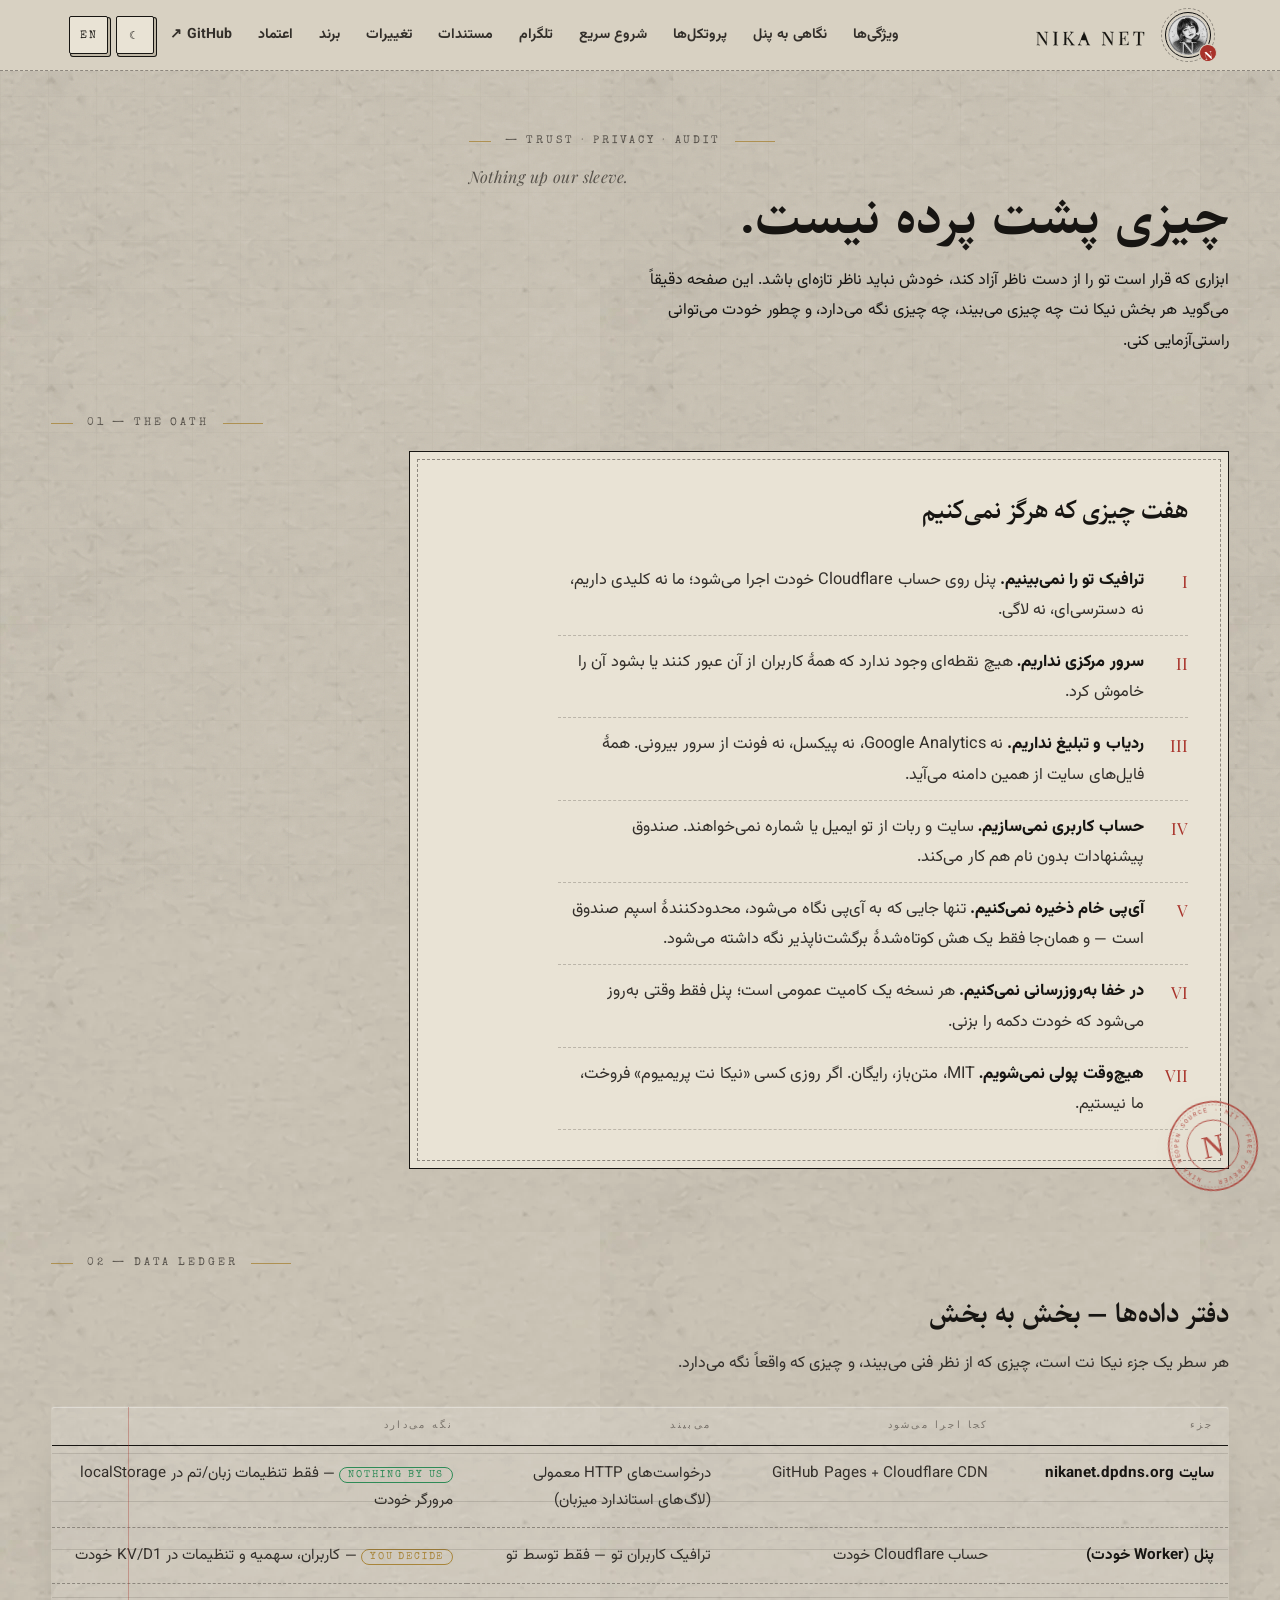
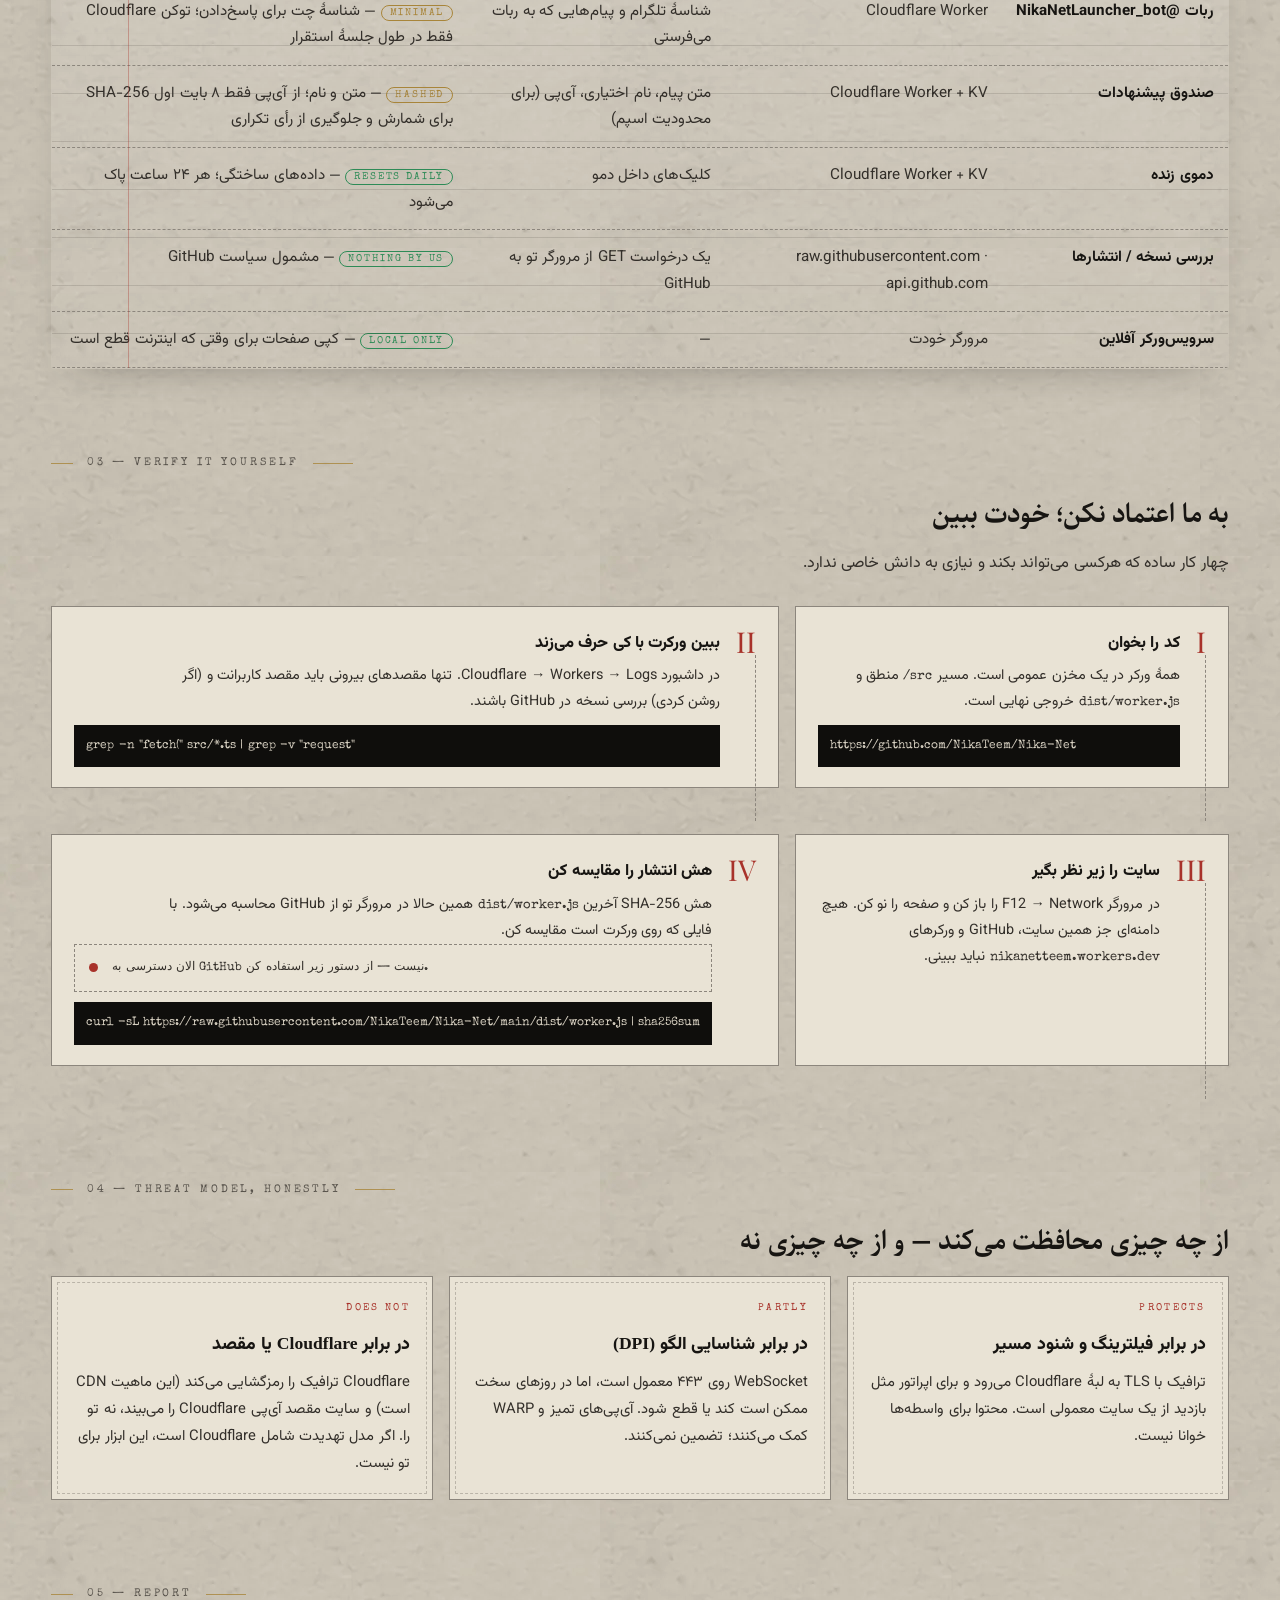
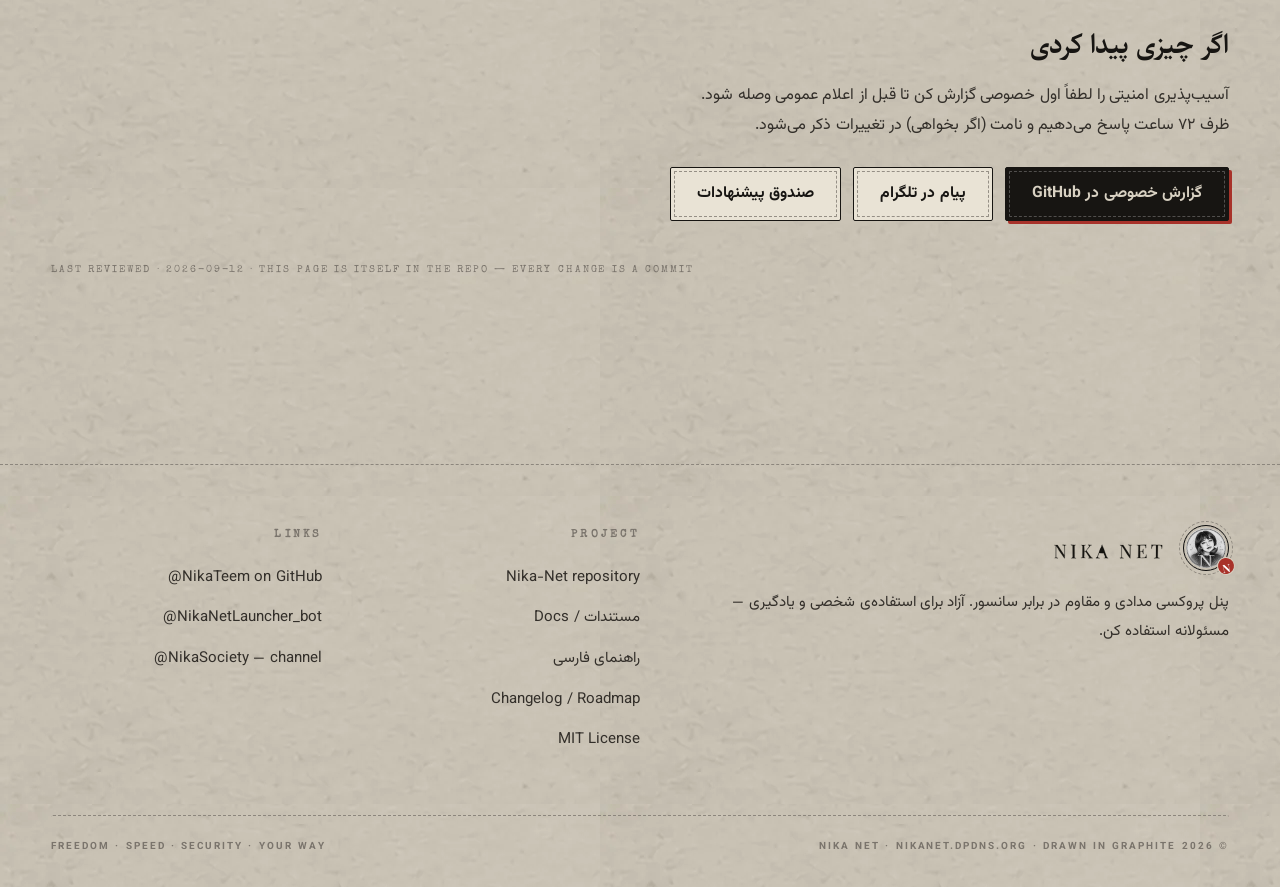
<file: trust.html>
<!DOCTYPE html><html lang="fa" dir="rtl"><head><meta charset="UTF-8"><meta name="viewport" content="width=device-width, initial-scale=1.0">
<title>Trust & Privacy — Nika Net</title><meta name="description" content="What Nika Net does and does not collect — site, panel, bot — and how to audit it yourself.">
<link rel="canonical" href="https://nikanet.dpdns.org/trust.html"><meta property="og:title" content="Trust & Privacy — Nika Net"><meta property="og:image" content="https://nikanet.dpdns.org/assets/og.jpg?v=2"><meta name="twitter:card" content="summary_large_image">
<link rel="icon" type="image/png" href="assets/favicon.png?v=2"><link rel="apple-touch-icon" href="assets/icons/apple-touch-icon.png"><link rel="stylesheet" href="style.css?v=44"><link rel="manifest" href="manifest.json">
<style>
.tr{padding:60px 0 100px}
.tr-head{max-width:760px;margin-bottom:56px}
.tr-sec{margin:0 0 84px;padding:0}
main.tr section{padding:0}
.tr-sec>.num{margin-bottom:18px}
.tr-h3{font-family:var(--fa-display);font-size:1.65rem;font-weight:700;margin-bottom:8px}
html.en .tr-h3{font-family:var(--serif);font-weight:400;font-size:1.7rem}
.tr-sec>p{color:var(--ink-2);max-width:62ch;margin-bottom:26px;line-height:1.9}
.oath{border:1px solid var(--ink);padding:38px 40px;position:relative;background:var(--paper-hi);max-width:820px}
.oath::before{content:"";position:absolute;inset:7px;border:1px dashed var(--line);pointer-events:none}
.oath h3{font-family:var(--fa-display);font-size:1.5rem;margin-bottom:18px}
html.en .oath h3{font-family:var(--serif);font-weight:400;font-style:italic}
.oath ol{list-style:none;padding:0;counter-reset:o}
.oath li{counter-increment:o;position:relative;padding:10px 0 10px 44px;border-bottom:1px dashed var(--line-soft);line-height:1.85;color:var(--ink-2);font-size:1.02rem}
html:not(.en) .oath li{padding:10px 44px 10px 0}
.oath li::before{content:counter(o,upper-roman);position:absolute;inset-inline-start:0;top:12px;font-family:var(--serif);color:var(--seal);font-size:1.05rem}
.oath li b{color:var(--ink)}
.oath .stamp{position:absolute;inset-inline-end:26px;bottom:-26px;width:96px;height:96px;transform:rotate(-12deg);opacity:.85}
.ledger{width:100%;border-collapse:collapse;font-size:.95rem}
.ledger th{font-family:var(--mono);font-size:.6rem;letter-spacing:.24em;text-transform:uppercase;color:var(--pencil);text-align:start;padding:10px 14px;border-bottom:1px solid var(--ink);font-weight:400}
.ledger td{padding:14px;border-bottom:1px dashed var(--line);vertical-align:top;line-height:1.75;color:var(--ink-2)}
.ledger td:first-child{color:var(--ink);font-weight:700;white-space:nowrap}
.ledger .no{font-family:var(--mono);font-size:.62rem;letter-spacing:.18em;text-transform:uppercase;color:#2e8b57;border:1px solid #2e8b57;padding:2px 8px;border-radius:999px;white-space:nowrap}
.ledger .yes{font-family:var(--mono);font-size:.62rem;letter-spacing:.18em;text-transform:uppercase;color:var(--gold);border:1px solid var(--gold);padding:2px 8px;border-radius:999px;white-space:nowrap}
.ledger tr:hover td{background:rgba(23,21,18,.03)}
.tr-grid{display:grid;grid-template-columns:repeat(3,1fr);gap:16px}
.tr-card{border:1px solid var(--line);background:var(--paper-hi);padding:22px;position:relative}
.tr-card::before{content:"";position:absolute;inset:5px;border:1px dashed var(--line-soft);pointer-events:none}
.tr-card small{font-family:var(--mono);font-size:.6rem;letter-spacing:.24em;text-transform:uppercase;color:var(--seal);display:block;margin-bottom:10px}
.tr-card b{display:block;font-size:1.1rem;margin-bottom:8px}
.tr-card p{font-size:.92rem;color:var(--ink-2);line-height:1.85}
.tr-card code{font-family:var(--mono);font-size:.78rem;background:var(--paper);border:1px solid var(--line);padding:1px 6px;direction:ltr;display:inline-block}
.audit{display:grid;grid-template-columns:1fr 1fr;gap:16px}
.step{border:1px solid var(--line);background:var(--paper-hi);padding:20px 22px;position:relative;display:grid;grid-template-columns:auto 1fr;gap:16px;align-items:start}
.step i{font-family:var(--serif);font-style:normal;font-size:1.8rem;color:var(--seal);line-height:1}
.step b{display:block;margin-bottom:6px}
.step p{font-size:.9rem;color:var(--ink-2);line-height:1.8}
.step .trcode{font-family:var(--mono);}
.step .trcode{margin-top:10px;font-family:var(--mono);font-size:.74rem;direction:ltr;text-align:left;background:var(--ink);color:var(--paper);padding:10px 12px;overflow:auto;white-space:pre}
html.dark .step .trcode{font-family:var(--mono);}
.step .trcode{background:#0f0e0c}
.hash{font-family:var(--mono);font-size:.74rem;direction:ltr;text-align:left;border:1px dashed var(--line);padding:12px 14px;display:flex;gap:14px;align-items:center;flex-wrap:wrap;color:var(--ink-2)}
.hash b{color:var(--ink);font-weight:400;word-break:break-all}
.hash .st-dot{width:9px;height:9px;border-radius:50%;background:var(--line);animation:blink 1.2s steps(1) infinite}
.hash.ok .st-dot{background:#2e8b57;animation:none}.hash.bad .st-dot{background:var(--seal);animation:none}
.contact{display:flex;gap:12px;flex-wrap:wrap;align-items:center}
.tr-upd{font-family:var(--mono);font-size:.62rem;letter-spacing:.2em;text-transform:uppercase;color:var(--pencil);margin-top:40px}
@media(max-width:900px){.tr-grid,.audit{grid-template-columns:1fr}.oath{padding:28px 22px}.ledger{font-size:.88rem}.ledger td,.ledger th{padding:10px 8px}.ledger td:first-child{white-space:normal}}
</style>
<meta name="theme-color" content="#d8d1c2" media="(prefers-color-scheme: light)"><meta name="theme-color" content="#1d1b18" media="(prefers-color-scheme: dark)"><meta name="color-scheme" content="light dark">
</head><body><div class="wood" aria-hidden="true"></div><div class="chalk-tray" aria-hidden="true"></div><div class="grid-bg"></div><div class="grain"></div><div class="prog"><i id="prog"></i></div>
<nav id="nav">
  <div class="wrap">
    <a class="brand" href="/"><span class="brand-mark"><img src="assets/logo-nav.webp" width="44" height="44" alt="Nika Net"><i class="brand-n">N</i></span><span class="brand-type"><svg class="logotype" aria-hidden="true" viewBox="0 0 926 204" xmlns="http://www.w3.org/2000/svg" role="img" aria-label="Nika Net"><path class="o" pathLength="1" style="--d:0.00s" d="M25.9 78.5 L26.5 79.5 L30.4 80.0 L33.5 81.1 L36.8 84.0 L37.7 86.0 L37.3 172.5 L36.6 174.6 L33.7 178.7 L30.1 180.1 L26.9 180.4 L26.4 180.9 L54.8 182.3 L54.8 179.5 L48.7 179.8 L46.8 179.8 L44.3 178.9 L41.4 173.6 L40.1 171.7 L40.3 86.8 L43.8 92.3 L58.1 111.0 L58.0 115.1 L84.4 153.4 L104.4 182.9 L107.4 182.9 L107.8 86.9 L108.1 85.0 L112.0 81.2 L115.9 80.6 L118.8 80.0 L118.9 78.9 L91.1 76.7 L90.4 80.5 L95.9 80.4 L98.4 79.9 L99.8 83.0 L103.1 83.7 L103.2 86.8 L104.7 88.6 L105.4 157.8 L103.7 155.5 L99.1 150.7 L90.6 138.3 L51.2 78.2Z"/><path class="o" pathLength="1" style="--d:0.15s" d="M155.7 76.7 L157.8 79.5 L164.3 79.8 L166.2 80.4 L169.4 83.6 L169.5 88.1 L170.1 172.7 L169.4 175.6 L164.8 178.0 L164.3 180.1 L158.9 180.1 L158.6 182.3 L196.6 182.3 L196.6 180.3 L190.3 179.7 L187.3 180.2 L186.8 177.6 L185.3 178.0 L184.8 176.1 L184.3 84.5 L187.4 81.6 L191.6 79.1 L194.8 79.3 L194.6 78.2Z"/><path class="o" pathLength="1" style="--d:0.30s" d="M234.6 79.1 L235.2 78.9 L240.4 78.5 L242.7 81.0 L245.0 84.4 L247.5 87.8 L246.4 172.0 L245.9 176.7 L243.9 178.7 L240.2 179.5 L235.2 179.2 L234.5 180.8 L271.3 181.3 L270.8 180.2 L267.2 180.0 L265.7 177.2 L262.3 177.9 L260.9 176.2 L259.5 174.1 L262.3 128.5 L264.9 128.7 L268.1 129.8 L269.6 131.0 L273.8 134.8 L277.7 138.8 L282.8 147.7 L299.3 171.9 L301.5 175.9 L297.9 180.4 L295.0 178.6 L294.1 182.1 L327.3 182.7 L325.7 179.7 L324.3 178.0 L321.9 178.4 L319.8 177.8 L316.8 174.9 L315.7 172.3 L311.5 168.8 L305.9 161.3 L281.7 128.5 L279.0 120.8 L280.3 120.1 L285.9 111.4 L302.8 92.6 L308.3 82.6 L314.9 81.0 L318.0 79.6 L319.8 78.6 L319.8 78.2 L291.5 77.1 L291.0 79.5 L295.3 80.4 L297.6 80.1 L300.0 83.9 L298.9 89.8 L299.4 90.8 L297.9 92.7 L295.7 95.0 L293.4 100.6 L289.9 101.9 L282.9 113.2 L279.5 117.8 L274.4 123.5 L272.2 125.5 L269.6 126.7 L264.8 127.7 L261.7 125.4 L259.9 84.7 L265.5 80.6 L266.9 79.7 L272.1 79.0 L272.2 78.0Z"/><path class="o" pathLength="1" style="--d:0.45s" d="M401.1 77.6 L399.8 77.5 L398.4 81.1 L395.8 86.5 L395.9 90.1 L384.2 114.4 L374.9 141.9 L369.7 152.7 L365.8 167.3 L361.3 173.5 L356.6 176.9 L352.6 179.4 L352.9 182.8 L381.7 181.9 L382.2 180.2 L375.3 180.4 L372.4 179.3 L367.8 173.5 L368.7 167.6 L369.0 164.7 L370.6 158.3 L376.4 145.3 L377.8 141.7 L413.8 143.7 L415.3 145.6 L416.1 152.2 L421.2 161.5 L423.7 169.7 L425.6 174.0 L423.7 177.1 L421.3 179.6 L418.7 180.7 L413.7 179.8 L413.7 181.5 L449.1 181.8 L447.4 179.8 L443.1 179.2 L440.1 174.2 L437.0 168.5 L433.7 165.6 L433.2 159.4 L426.0 141.8 L415.3 110.1 L401.8 79.6 L402.8 75.9Z"/><path class="o" pathLength="1" style="--d:0.60s" d="M398.0 98.5 L396.9 99.5 L399.1 102.4 L402.3 108.4 L407.9 126.7 L410.4 133.4 L411.8 136.8 L411.2 140.2 L379.9 138.4 L379.0 137.6 L382.5 129.9 L384.9 119.8 L388.2 110.7 L394.3 102.4Z"/><path class="o" pathLength="1" style="--d:0.75s" d="M541.1 77.8 L540.9 79.1 L546.1 81.5 L549.1 82.1 L552.4 84.4 L553.0 86.8 L552.5 172.2 L552.0 174.3 L547.9 178.3 L544.2 178.9 L540.8 178.5 L541.7 183.3 L568.9 182.3 L569.7 180.3 L564.4 179.7 L559.6 179.5 L560.3 177.3 L555.9 175.2 L555.2 170.6 L555.6 86.9 L560.0 92.3 L573.2 112.8 L574.1 114.1 L597.8 152.2 L619.4 182.0 L622.5 183.1 L623.0 88.4 L623.7 84.5 L627.5 82.1 L629.9 81.0 L633.9 80.2 L633.3 77.8 L604.7 76.9 L606.1 78.8 L612.0 80.0 L613.6 80.9 L616.0 82.3 L617.1 84.1 L617.8 86.5 L619.8 88.2 L618.7 157.6 L617.1 155.7 L613.6 150.5 L605.8 137.8 L566.7 78.1Z"/><path class="o" pathLength="1" style="--d:0.90s" d="M672.2 79.2 L673.5 78.7 L677.8 79.0 L681.0 81.9 L685.2 83.5 L686.1 88.2 L684.8 172.6 L684.3 176.2 L681.0 178.4 L678.9 179.5 L673.3 180.4 L673.1 181.2 L751.0 180.9 L749.8 178.9 L747.8 152.6 L746.3 153.6 L747.7 156.0 L747.4 156.0 L746.2 161.3 L745.6 164.2 L743.3 168.5 L743.6 169.1 L741.7 171.0 L736.6 177.2 L734.9 178.0 L733.3 178.6 L728.4 178.8 L706.5 180.0 L702.4 178.4 L699.6 174.9 L700.0 129.9 L712.6 129.8 L716.1 131.3 L717.2 132.1 L718.7 134.9 L720.0 137.4 L722.2 139.6 L722.1 145.3 L723.0 146.0 L722.8 149.1 L725.0 149.5 L724.4 109.3 L722.1 110.1 L720.6 111.7 L722.5 115.8 L722.1 119.6 L719.1 122.6 L715.3 127.1 L712.2 127.7 L698.3 127.2 L699.2 83.9 L700.9 83.2 L701.4 81.5 L703.6 80.6 L705.5 80.2 L730.2 80.8 L731.9 80.3 L737.2 82.2 L738.7 85.6 L741.0 88.0 L743.5 91.5 L743.4 95.6 L742.7 101.4 L743.5 103.1 L746.3 102.3 L746.4 80.3 L747.7 77.2Z"/><path class="o" pathLength="1" style="--d:1.05s" d="M788.2 77.3 L789.4 88.4 L788.4 104.7 L789.9 108.9 L791.6 107.3 L791.8 103.7 L792.9 98.1 L793.2 93.7 L795.4 89.6 L796.2 88.5 L801.9 82.0 L804.8 81.2 L808.1 79.5 L824.2 81.4 L823.9 171.5 L824.2 174.9 L818.6 179.4 L815.6 179.9 L809.1 180.0 L809.0 183.4 L851.7 182.2 L851.2 180.2 L844.1 179.4 L843.1 180.0 L841.5 178.9 L838.6 174.5 L837.7 173.0 L839.3 79.6 L853.3 79.6 L857.3 80.8 L858.6 82.3 L860.0 83.0 L862.3 83.3 L863.6 84.6 L861.8 87.2 L864.1 87.4 L865.5 91.0 L866.9 92.7 L868.4 97.3 L870.2 101.4 L868.9 108.5 L870.7 109.0 L873.2 87.8 L872.3 78.9Z"/><path class="hh" pathLength="1" d="M31.0 179.0L35.0 183.0 M36.0 176.0L43.0 183.0 M38.0 170.0L42.0 174.0 M47.0 179.0L51.0 183.0 M98.0 174.0L108.0 184.0 M83.0 151.0L108.0 176.0 M67.0 127.0L108.0 168.0 M52.0 104.0L102.0 154.0 M34.0 78.0L86.0 130.0 M42.0 78.0L70.0 106.0 M50.0 78.0L54.0 82.0 M167.0 179.0L171.0 183.0 M170.0 174.0L179.0 183.0 M170.0 166.0L187.0 183.0 M170.0 158.0L185.0 173.0 M98.0 78.0L108.0 88.0 M170.0 150.0L185.0 165.0 M106.0 78.0L111.0 83.0 M170.0 142.0L185.0 157.0 M170.0 134.0L185.0 149.0 M170.0 126.0L185.0 141.0 M170.0 118.0L185.0 133.0 M170.0 110.0L185.0 125.0 M170.0 102.0L185.0 117.0 M245.0 177.0L251.0 183.0 M170.0 94.0L185.0 109.0 M247.0 171.0L259.0 183.0 M162.0 78.0L166.0 82.0 M169.0 85.0L185.0 101.0 M247.0 163.0L267.0 183.0 M170.0 78.0L185.0 93.0 M247.0 155.0L262.0 170.0 M178.0 78.0L185.0 85.0 M247.0 147.0L262.0 162.0 M186.0 78.0L190.0 82.0 M247.0 139.0L262.0 154.0 M247.0 131.0L262.0 146.0 M247.0 123.0L262.0 138.0 M301.0 177.0L307.0 183.0 M247.0 115.0L262.0 130.0 M287.0 155.0L315.0 183.0 M247.0 107.0L262.0 122.0 M266.0 126.0L323.0 183.0 M247.0 99.0L262.0 114.0 M272.0 124.0L299.0 151.0 M247.0 91.0L262.0 106.0 M242.0 78.0L262.0 98.0 M250.0 78.0L262.0 90.0 M258.0 78.0L264.0 84.0 M358.0 178.0L363.0 183.0 M362.0 174.0L371.0 183.0 M364.0 168.0L369.0 173.0 M375.0 179.0L379.0 183.0 M298.0 78.0L307.0 87.0 M306.0 78.0L312.0 84.0 M314.0 78.0L318.0 82.0 M423.0 179.0L427.0 183.0 M424.0 172.0L435.0 183.0 M420.0 160.0L443.0 183.0 M415.0 147.0L439.0 171.0 M410.0 134.0L434.0 158.0 M406.0 122.0L429.0 145.0 M401.0 109.0L424.0 132.0 M394.0 94.0L419.0 119.0 M396.0 88.0L414.0 106.0 M398.0 82.0L409.0 93.0 M550.0 178.0L555.0 183.0 M553.0 173.0L563.0 183.0 M603.0 159.0L623.0 179.0 M588.0 136.0L623.0 171.0 M573.0 113.0L623.0 163.0 M546.0 78.0L556.0 88.0 M557.0 89.0L607.0 139.0 M554.0 78.0L591.0 115.0 M562.0 78.0L575.0 91.0 M684.0 176.0L691.0 183.0 M685.0 169.0L699.0 183.0 M685.0 161.0L707.0 183.0 M610.0 78.0L614.0 82.0 M619.0 87.0L623.0 91.0 M685.0 153.0L700.0 168.0 M618.0 78.0L625.0 85.0 M685.0 145.0L700.0 160.0 M626.0 78.0L630.0 82.0 M685.0 137.0L700.0 152.0 M685.0 129.0L700.0 144.0 M734.0 178.0L739.0 183.0 M685.0 121.0L700.0 136.0 M739.0 175.0L747.0 183.0 M685.0 113.0L703.0 131.0 M743.0 171.0L750.0 178.0 M685.0 105.0L700.0 120.0 M722.0 142.0L726.0 146.0 M745.0 165.0L750.0 170.0 M685.0 97.0L700.0 112.0 M715.0 127.0L726.0 138.0 M746.0 158.0L750.0 162.0 M685.0 89.0L700.0 104.0 M719.0 123.0L726.0 130.0 M682.0 78.0L700.0 96.0 M721.0 117.0L726.0 122.0 M690.0 78.0L700.0 88.0 M698.0 78.0L703.0 83.0 M743.0 99.0L747.0 103.0 M821.0 177.0L827.0 183.0 M730.0 78.0L735.0 83.0 M741.0 89.0L747.0 95.0 M824.0 172.0L835.0 183.0 M738.0 78.0L747.0 87.0 M824.0 164.0L843.0 183.0 M824.0 156.0L839.0 171.0 M824.0 148.0L839.0 163.0 M789.0 105.0L793.0 109.0 M824.0 140.0L839.0 155.0 M790.0 98.0L794.0 102.0 M824.0 132.0L839.0 147.0 M790.0 90.0L795.0 95.0 M824.0 124.0L839.0 139.0 M789.0 81.0L797.0 89.0 M824.0 116.0L839.0 131.0 M794.0 78.0L801.0 85.0 M824.0 108.0L839.0 123.0 M802.0 78.0L806.0 82.0 M824.0 100.0L839.0 115.0 M824.0 92.0L839.0 107.0 M824.0 84.0L839.0 99.0 M826.0 78.0L839.0 91.0 M834.0 78.0L839.0 83.0 M867.0 95.0L872.0 100.0 M858.0 78.0L872.0 92.0 M866.0 78.0L873.0 85.0"/></svg><small>Connecting Intelligence</small></span></a>
    <div class="links" id="links">
      <a href="/#features" data-fa>ویژگی‌ها</a><a href="/#features" data-en>Features</a>
      <a href="/#showcase" data-fa>نگاهی به پنل</a><a href="/#showcase" data-en>The panel</a>
      <a href="/#protocols" data-fa>پروتکل‌ها</a><a href="/#protocols" data-en>Protocols</a>
      <a href="/#start" data-fa>شروع سریع</a><a href="/#start" data-en>Quick start</a>
            <a href="/#telegram" data-fa>تلگرام</a><a href="/#telegram" data-en>Telegram</a>
      <a href="docs.html" data-fa>مستندات</a><a href="docs.html" data-en>Docs</a>
      <a href="changelog.html" data-fa>تغییرات</a><a href="changelog.html" data-en>Changelog</a>
      <a href="brand.html" data-fa>برند</a><a href="brand.html" data-en>Brand</a>
      <a href="trust.html" data-fa>اعتماد</a><a href="trust.html" data-en>Trust</a>
      <a href="https://github.com/NikaTeem/Nika-Net" target="_blank" rel="noopener">GitHub ↗</a>
    </div>
    <div class="ctrls">
      <button class="lang-btn" onclick="toggleTheme()" title="Theme" aria-label="Theme"><span class="tb-l">☾</span><span class="tb-d">▦</span><span class="tb-b">☀</span></button>
      <button class="lang-btn" onclick="toggleLang()"><span data-fa>EN</span><span data-en>فارسی</span></button>
      <button class="burger" onclick="document.getElementById('links').classList.toggle('open')" aria-label="Menu">☰</button>
    </div>
  </div>
</nav>
<main class="wrap tr" id="top">
  <div class="tr-head">
    <div class="num">— Trust · Privacy · Audit</div>
    <h2 class="en" dir="ltr">Nothing up <span class="ul">our sleeve.<svg viewBox="0 0 300 14" preserveAspectRatio="none"><path d="M2 9 C 60 2, 120 12, 180 6 S 280 4, 298 8"/></svg></span></h2>
    <p class="h2-fa" data-fa>چیزی پشت پرده نیست.</p>
    <p data-fa>ابزاری که قرار است تو را از دست ناظر آزاد کند، خودش نباید ناظر تازه‌ای باشد. این صفحه دقیقاً می‌گوید هر بخش نیکا نت چه چیزی می‌بیند، چه چیزی نگه می‌دارد، و چطور خودت می‌توانی راستی‌آزمایی کنی.</p>
    <p data-en>A tool meant to free you from one watcher must never become another. This page states exactly what each part of Nika Net sees, what it keeps, and how you can verify it yourself.</p>
  </div>

  <section class="tr-sec">
    <div class="num">01 — The oath</div>
    <div class="oath">
      <h3 data-fa>هفت چیزی که هرگز نمی‌کنیم</h3><h3 data-en>Seven things we will never do</h3>
      <ol>
        <li data-fa><b>ترافیک تو را نمی‌بینیم.</b> پنل روی حساب Cloudflare خودت اجرا می‌شود؛ ما نه کلیدی داریم، نه دسترسی‌ای، نه لاگی.</li><li data-en><b>We don’t see your traffic.</b> The panel runs on your own Cloudflare account — we hold no key, no access, no log.</li>
        <li data-fa><b>سرور مرکزی نداریم.</b> هیچ نقطه‌ای وجود ندارد که همهٔ کاربران از آن عبور کنند یا بشود آن را خاموش کرد.</li><li data-en><b>There is no central server.</b> No single point every user passes through, and none that can be switched off.</li>
        <li data-fa><b>ردیاب و تبلیغ نداریم.</b> نه Google Analytics، نه پیکسل، نه فونت از سرور بیرونی. همهٔ فایل‌های سایت از همین دامنه می‌آید.</li><li data-en><b>No trackers, no ads.</b> No Google Analytics, no pixels, no third-party fonts. Every file on this site is served from this domain.</li>
        <li data-fa><b>حساب کاربری نمی‌سازیم.</b> سایت و ربات از تو ایمیل یا شماره نمی‌خواهند. صندوق پیشنهادات بدون نام هم کار می‌کند.</li><li data-en><b>We don’t create accounts.</b> The site and bot never ask for an email or phone. The suggestion box works anonymously.</li>
        <li data-fa><b>آی‌پی خام ذخیره نمی‌کنیم.</b> تنها جایی که به آی‌پی نگاه می‌شود، محدودکنندهٔ اسپم صندوق است — و همان‌جا فقط یک هش کوتاه‌شدهٔ برگشت‌ناپذیر نگه داشته می‌شود.</li><li data-en><b>We don’t store raw IPs.</b> The only place an IP is looked at is the suggestion-box rate limiter — and even there only a truncated, irreversible hash is kept.</li>
        <li data-fa><b>در خفا به‌روزرسانی نمی‌کنیم.</b> هر نسخه یک کامیت عمومی است؛ پنل فقط وقتی به‌روز می‌شود که خودت دکمه را بزنی.</li><li data-en><b>No silent updates.</b> Every release is a public commit; the panel updates only when you press the button.</li>
        <li data-fa><b>هیچ‌وقت پولی نمی‌شویم.</b> MIT، متن‌باز، رایگان. اگر روزی کسی «نیکا نت پریمیوم» فروخت، ما نیستیم.</li><li data-en><b>We will never charge.</b> MIT, open source, free. If someone ever sells “Nika Net Premium”, it isn’t us.</li>
      </ol>
      <img class="stamp" src="assets/brand/nika-seal.svg" alt="" width="96" height="96">
    </div>
  </section>

  <section class="tr-sec">
    <div class="num">02 — Data ledger</div>
    <h3 class="tr-h3" data-fa>دفتر داده‌ها — بخش به بخش</h3><h3 class="tr-h3" data-en>The data ledger — part by part</h3>
    <p data-fa>هر سطر یک جزء نیکا نت است، چیزی که از نظر فنی می‌بیند، و چیزی که واقعاً نگه می‌دارد.</p>
    <p data-en>Each row is one component, what it technically sees, and what it actually keeps.</p>
    <table class="ledger">
      <thead><tr><th data-fa>جزء</th><th data-en>Component</th><th data-fa>کجا اجرا می‌شود</th><th data-en>Runs where</th><th data-fa>می‌بیند</th><th data-en>Sees</th><th data-fa>نگه می‌دارد</th><th data-en>Keeps</th></tr></thead>
      <tbody>
        <tr><td data-fa>سایت nikanet.dpdns.org</td><td data-en>This website</td><td>GitHub Pages + Cloudflare CDN</td><td data-fa>درخواست‌های HTTP معمولی (لاگ‌های استاندارد میزبان)</td><td data-en>Ordinary HTTP requests (host’s standard logs)</td><td><span class="no">nothing by us</span> <span data-fa>— فقط تنظیمات زبان/تم در localStorage مرورگر خودت</span><span data-en>— only your language/theme in your own browser’s localStorage</span></td></tr>
        <tr><td data-fa>پنل (Worker خودت)</td><td data-en>The panel (your Worker)</td><td data-fa>حساب Cloudflare خودت</td><td data-en>Your own Cloudflare account</td><td data-fa>ترافیک کاربران تو — فقط توسط تو</td><td data-en>Your users’ traffic — visible only to you</td><td><span class="yes">you decide</span> <span data-fa>— کاربران، سهمیه و تنظیمات در KV/D1 خودت</span><span data-en>— users, quotas and settings in your own KV/D1</span></td></tr>
        <tr><td data-fa>ربات @NikaNetLauncher_bot</td><td data-en>@NikaNetLauncher_bot</td><td>Cloudflare Worker</td><td data-fa>شناسهٔ تلگرام و پیام‌هایی که به ربات می‌فرستی</td><td data-en>Your Telegram ID and the messages you send it</td><td><span class="yes">minimal</span> <span data-fa>— شناسهٔ چت برای پاسخ‌دادن؛ توکن Cloudflare فقط در طول جلسهٔ استقرار</span><span data-en>— chat ID to reply; your Cloudflare token only during the deploy session</span></td></tr>
        <tr><td data-fa>صندوق پیشنهادات</td><td data-en>Suggestion box</td><td>Cloudflare Worker + KV</td><td data-fa>متن پیام، نام اختیاری، آی‌پی (برای محدودیت اسپم)</td><td data-en>Message text, optional name, IP (for rate limiting)</td><td><span class="yes">hashed</span> <span data-fa>— متن و نام؛ از آی‌پی فقط ۸ بایت اول SHA-256 برای شمارش و جلوگیری از رأی تکراری</span><span data-en>— text and name; of the IP only the first 8 bytes of a SHA-256 for counting and vote dedupe</span></td></tr>
        <tr><td data-fa>دموی زنده</td><td data-en>Live demo</td><td>Cloudflare Worker + KV</td><td data-fa>کلیک‌های داخل دمو</td><td data-en>Clicks inside the sandbox</td><td><span class="no">resets daily</span> <span data-fa>— داده‌های ساختگی؛ هر ۲۴ ساعت پاک می‌شود</span><span data-en>— fake data; wiped every 24 h</span></td></tr>
        <tr><td data-fa>بررسی نسخه / انتشارها</td><td data-en>Version & release feeds</td><td>raw.githubusercontent.com · api.github.com</td><td data-fa>یک درخواست GET از مرورگر تو به GitHub</td><td data-en>One GET from your browser to GitHub</td><td><span class="no">nothing by us</span> <span data-fa>— مشمول سیاست GitHub</span><span data-en>— subject to GitHub’s policy</span></td></tr>
        <tr><td data-fa>سرویس‌ورکر آفلاین</td><td data-en>Offline service worker</td><td data-fa>مرورگر خودت</td><td data-en>Your own browser</td><td>—</td><td><span class="no">local only</span> <span data-fa>— کپی صفحات برای وقتی که اینترنت قطع است</span><span data-en>— page copies for when the network is down</span></td></tr>
      </tbody>
    </table>
  </section>

  <section class="tr-sec">
    <div class="num">03 — Verify it yourself</div>
    <h3 class="tr-h3" data-fa>به ما اعتماد نکن؛ خودت ببین</h3><h3 class="tr-h3" data-en>Don’t trust us — check</h3>
    <p data-fa>چهار کار ساده که هرکسی می‌تواند بکند و نیازی به دانش خاصی ندارد.</p>
    <p data-en>Four simple checks anyone can do without special knowledge.</p>
    <div class="audit">
      <div class="step"><i>I</i><div><b data-fa>کد را بخوان</b><b data-en>Read the code</b><p data-fa>همهٔ ورکر در یک مخزن عمومی است. مسیر <code style="font-family:var(--mono);font-size:.8rem">src/</code> منطق و <code style="font-family:var(--mono);font-size:.8rem">dist/worker.js</code> خروجی نهایی است.</p><p data-en>The entire Worker lives in one public repo. <code style="font-family:var(--mono);font-size:.8rem">src/</code> is the logic, <code style="font-family:var(--mono);font-size:.8rem">dist/worker.js</code> the final build.</p><div class="trcode">https://github.com/NikaTeem/Nika-Net</div></div></div>
      <div class="step"><i>II</i><div><b data-fa>ببین ورکرت با کی حرف می‌زند</b><b data-en>See who your Worker talks to</b><p data-fa>در داشبورد Cloudflare → Workers → Logs. تنها مقصدهای بیرونی باید مقصد کاربرانت و (اگر روشن کردی) بررسی نسخه در GitHub باشند.</p><p data-en>Cloudflare dashboard → Workers → Logs. The only outbound destinations should be your users’ targets and (if enabled) the GitHub version check.</p><div class="trcode">grep -n "fetch(" src/*.ts | grep -v "request"</div></div></div>
      <div class="step"><i>III</i><div><b data-fa>سایت را زیر نظر بگیر</b><b data-en>Watch this site</b><p data-fa>در مرورگر F12 → Network را باز کن و صفحه را نو کن. هیچ دامنه‌ای جز همین سایت، GitHub و ورکرهای <code style="font-family:var(--mono);font-size:.8rem">nikanetteem.workers.dev</code> نباید ببینی.</p><p data-en>Open F12 → Network and reload. You should see no domain other than this site, GitHub, and the <code style="font-family:var(--mono);font-size:.8rem">nikanetteem.workers.dev</code> Workers.</p></div></div>
      <div class="step"><i>IV</i><div><b data-fa>هش انتشار را مقایسه کن</b><b data-en>Compare the release hash</b><p data-fa>هش SHA-256 آخرین <code style="font-family:var(--mono);font-size:.8rem">dist/worker.js</code> همین حالا در مرورگر تو از GitHub محاسبه می‌شود. با فایلی که روی ورکرت است مقایسه کن.</p><p data-en>The SHA-256 of the latest <code style="font-family:var(--mono);font-size:.8rem">dist/worker.js</code> is computed in your browser from GitHub right now. Compare it with what’s deployed on your Worker.</p><div class="hash" id="hash"><span class="st-dot"></span><span data-fa>در حال محاسبه…</span><span data-en>computing…</span></div><div class="trcode">curl -sL https://raw.githubusercontent.com/NikaTeem/Nika-Net/main/dist/worker.js | sha256sum</div></div></div>
    </div>
  </section>

  <section class="tr-sec">
    <div class="num">04 — Threat model, honestly</div>
    <h3 class="tr-h3" data-fa>از چه چیزی محافظت می‌کند — و از چه چیزی نه</h3><h3 class="tr-h3" data-en>What it protects against — and what it doesn’t</h3>
    <div class="tr-grid">
      <div class="tr-card"><small>protects</small><b data-fa>در برابر فیلترینگ و شنود مسیر</b><b data-en>Against filtering & on-path snooping</b><p data-fa>ترافیک با TLS به لبهٔ Cloudflare می‌رود و برای اپراتور مثل بازدید از یک سایت معمولی است. محتوا برای واسطه‌ها خوانا نیست.</p><p data-en>Traffic reaches Cloudflare’s edge over TLS and looks to the ISP like an ordinary website visit. Intermediaries can’t read the contents.</p></div>
      <div class="tr-card"><small>partly</small><b data-fa>در برابر شناسایی الگو (DPI)</b><b data-en>Against pattern detection (DPI)</b><p data-fa>WebSocket روی ۴۴۳ معمول است، اما در روزهای سخت ممکن است کند یا قطع شود. آی‌پی‌های تمیز و WARP کمک می‌کنند؛ تضمین نمی‌کنند.</p><p data-en>WebSocket on 443 is common, but on harsh days it may slow or drop. Clean IPs and WARP help; they don’t guarantee.</p></div>
      <div class="tr-card"><small>does not</small><b data-fa>در برابر Cloudflare یا مقصد</b><b data-en>Against Cloudflare or the destination</b><p data-fa>Cloudflare ترافیک را رمزگشایی می‌کند (این ماهیت CDN است) و سایت مقصد آی‌پی Cloudflare را می‌بیند، نه تو را. اگر مدل تهدیدت شامل Cloudflare است، این ابزار برای تو نیست.</p><p data-en>Cloudflare terminates TLS (that’s what a CDN is) and the destination sees Cloudflare’s IP, not yours. If Cloudflare is in your threat model, this isn’t the tool for you.</p></div>
    </div>
  </section>

  <section class="tr-sec">
    <div class="num">05 — Report</div>
    <h3 class="tr-h3" data-fa>اگر چیزی پیدا کردی</h3><h3 class="tr-h3" data-en>If you find something</h3>
    <p data-fa>آسیب‌پذیری امنیتی را لطفاً اول خصوصی گزارش کن تا قبل از اعلام عمومی وصله شود. ظرف ۷۲ ساعت پاسخ می‌دهیم و نامت (اگر بخواهی) در تغییرات ذکر می‌شود.</p>
    <p data-en>Please report security issues privately first so they can be patched before disclosure. We answer within 72 hours and credit you (if you wish) in the changelog.</p>
    <div class="contact">
      <a class="btn solid" href="https://github.com/NikaTeem/Nika-Net/security/advisories/new" target="_blank" rel="noopener"><span data-fa>گزارش خصوصی در GitHub</span><span data-en>Private report on GitHub</span></a>
      <a class="btn" href="https://t.me/NikaSociety" target="_blank" rel="noopener"><span data-fa>پیام در تلگرام</span><span data-en>Message on Telegram</span></a>
      <a class="btn" href="/#feedback"><span data-fa>صندوق پیشنهادات</span><span data-en>Suggestion box</span></a>
    </div>
    <div class="tr-upd" dir="ltr">Last reviewed · 2026-09-12 · this page is itself in the repo — every change is a commit</div>
  </section>
</main>
<footer>
  <div class="wrap">
    <div class="f-grid">
      <div>
        <a class="brand" href="#top" style="margin-bottom:16px"><span class="brand-mark"><img src="assets/logo-nav.webp" width="44" height="44" alt="Nika Net"><i class="brand-n">N</i></span><span class="brand-type"><svg class="logotype" aria-hidden="true" viewBox="0 0 926 204" xmlns="http://www.w3.org/2000/svg" role="img" aria-label="Nika Net"><path class="o" pathLength="1" style="--d:0.00s" d="M25.9 78.5 L26.5 79.5 L30.4 80.0 L33.5 81.1 L36.8 84.0 L37.7 86.0 L37.3 172.5 L36.6 174.6 L33.7 178.7 L30.1 180.1 L26.9 180.4 L26.4 180.9 L54.8 182.3 L54.8 179.5 L48.7 179.8 L46.8 179.8 L44.3 178.9 L41.4 173.6 L40.1 171.7 L40.3 86.8 L43.8 92.3 L58.1 111.0 L58.0 115.1 L84.4 153.4 L104.4 182.9 L107.4 182.9 L107.8 86.9 L108.1 85.0 L112.0 81.2 L115.9 80.6 L118.8 80.0 L118.9 78.9 L91.1 76.7 L90.4 80.5 L95.9 80.4 L98.4 79.9 L99.8 83.0 L103.1 83.7 L103.2 86.8 L104.7 88.6 L105.4 157.8 L103.7 155.5 L99.1 150.7 L90.6 138.3 L51.2 78.2Z"/><path class="o" pathLength="1" style="--d:0.15s" d="M155.7 76.7 L157.8 79.5 L164.3 79.8 L166.2 80.4 L169.4 83.6 L169.5 88.1 L170.1 172.7 L169.4 175.6 L164.8 178.0 L164.3 180.1 L158.9 180.1 L158.6 182.3 L196.6 182.3 L196.6 180.3 L190.3 179.7 L187.3 180.2 L186.8 177.6 L185.3 178.0 L184.8 176.1 L184.3 84.5 L187.4 81.6 L191.6 79.1 L194.8 79.3 L194.6 78.2Z"/><path class="o" pathLength="1" style="--d:0.30s" d="M234.6 79.1 L235.2 78.9 L240.4 78.5 L242.7 81.0 L245.0 84.4 L247.5 87.8 L246.4 172.0 L245.9 176.7 L243.9 178.7 L240.2 179.5 L235.2 179.2 L234.5 180.8 L271.3 181.3 L270.8 180.2 L267.2 180.0 L265.7 177.2 L262.3 177.9 L260.9 176.2 L259.5 174.1 L262.3 128.5 L264.9 128.7 L268.1 129.8 L269.6 131.0 L273.8 134.8 L277.7 138.8 L282.8 147.7 L299.3 171.9 L301.5 175.9 L297.9 180.4 L295.0 178.6 L294.1 182.1 L327.3 182.7 L325.7 179.7 L324.3 178.0 L321.9 178.4 L319.8 177.8 L316.8 174.9 L315.7 172.3 L311.5 168.8 L305.9 161.3 L281.7 128.5 L279.0 120.8 L280.3 120.1 L285.9 111.4 L302.8 92.6 L308.3 82.6 L314.9 81.0 L318.0 79.6 L319.8 78.6 L319.8 78.2 L291.5 77.1 L291.0 79.5 L295.3 80.4 L297.6 80.1 L300.0 83.9 L298.9 89.8 L299.4 90.8 L297.9 92.7 L295.7 95.0 L293.4 100.6 L289.9 101.9 L282.9 113.2 L279.5 117.8 L274.4 123.5 L272.2 125.5 L269.6 126.7 L264.8 127.7 L261.7 125.4 L259.9 84.7 L265.5 80.6 L266.9 79.7 L272.1 79.0 L272.2 78.0Z"/><path class="o" pathLength="1" style="--d:0.45s" d="M401.1 77.6 L399.8 77.5 L398.4 81.1 L395.8 86.5 L395.9 90.1 L384.2 114.4 L374.9 141.9 L369.7 152.7 L365.8 167.3 L361.3 173.5 L356.6 176.9 L352.6 179.4 L352.9 182.8 L381.7 181.9 L382.2 180.2 L375.3 180.4 L372.4 179.3 L367.8 173.5 L368.7 167.6 L369.0 164.7 L370.6 158.3 L376.4 145.3 L377.8 141.7 L413.8 143.7 L415.3 145.6 L416.1 152.2 L421.2 161.5 L423.7 169.7 L425.6 174.0 L423.7 177.1 L421.3 179.6 L418.7 180.7 L413.7 179.8 L413.7 181.5 L449.1 181.8 L447.4 179.8 L443.1 179.2 L440.1 174.2 L437.0 168.5 L433.7 165.6 L433.2 159.4 L426.0 141.8 L415.3 110.1 L401.8 79.6 L402.8 75.9Z"/><path class="o" pathLength="1" style="--d:0.60s" d="M398.0 98.5 L396.9 99.5 L399.1 102.4 L402.3 108.4 L407.9 126.7 L410.4 133.4 L411.8 136.8 L411.2 140.2 L379.9 138.4 L379.0 137.6 L382.5 129.9 L384.9 119.8 L388.2 110.7 L394.3 102.4Z"/><path class="o" pathLength="1" style="--d:0.75s" d="M541.1 77.8 L540.9 79.1 L546.1 81.5 L549.1 82.1 L552.4 84.4 L553.0 86.8 L552.5 172.2 L552.0 174.3 L547.9 178.3 L544.2 178.9 L540.8 178.5 L541.7 183.3 L568.9 182.3 L569.7 180.3 L564.4 179.7 L559.6 179.5 L560.3 177.3 L555.9 175.2 L555.2 170.6 L555.6 86.9 L560.0 92.3 L573.2 112.8 L574.1 114.1 L597.8 152.2 L619.4 182.0 L622.5 183.1 L623.0 88.4 L623.7 84.5 L627.5 82.1 L629.9 81.0 L633.9 80.2 L633.3 77.8 L604.7 76.9 L606.1 78.8 L612.0 80.0 L613.6 80.9 L616.0 82.3 L617.1 84.1 L617.8 86.5 L619.8 88.2 L618.7 157.6 L617.1 155.7 L613.6 150.5 L605.8 137.8 L566.7 78.1Z"/><path class="o" pathLength="1" style="--d:0.90s" d="M672.2 79.2 L673.5 78.7 L677.8 79.0 L681.0 81.9 L685.2 83.5 L686.1 88.2 L684.8 172.6 L684.3 176.2 L681.0 178.4 L678.9 179.5 L673.3 180.4 L673.1 181.2 L751.0 180.9 L749.8 178.9 L747.8 152.6 L746.3 153.6 L747.7 156.0 L747.4 156.0 L746.2 161.3 L745.6 164.2 L743.3 168.5 L743.6 169.1 L741.7 171.0 L736.6 177.2 L734.9 178.0 L733.3 178.6 L728.4 178.8 L706.5 180.0 L702.4 178.4 L699.6 174.9 L700.0 129.9 L712.6 129.8 L716.1 131.3 L717.2 132.1 L718.7 134.9 L720.0 137.4 L722.2 139.6 L722.1 145.3 L723.0 146.0 L722.8 149.1 L725.0 149.5 L724.4 109.3 L722.1 110.1 L720.6 111.7 L722.5 115.8 L722.1 119.6 L719.1 122.6 L715.3 127.1 L712.2 127.7 L698.3 127.2 L699.2 83.9 L700.9 83.2 L701.4 81.5 L703.6 80.6 L705.5 80.2 L730.2 80.8 L731.9 80.3 L737.2 82.2 L738.7 85.6 L741.0 88.0 L743.5 91.5 L743.4 95.6 L742.7 101.4 L743.5 103.1 L746.3 102.3 L746.4 80.3 L747.7 77.2Z"/><path class="o" pathLength="1" style="--d:1.05s" d="M788.2 77.3 L789.4 88.4 L788.4 104.7 L789.9 108.9 L791.6 107.3 L791.8 103.7 L792.9 98.1 L793.2 93.7 L795.4 89.6 L796.2 88.5 L801.9 82.0 L804.8 81.2 L808.1 79.5 L824.2 81.4 L823.9 171.5 L824.2 174.9 L818.6 179.4 L815.6 179.9 L809.1 180.0 L809.0 183.4 L851.7 182.2 L851.2 180.2 L844.1 179.4 L843.1 180.0 L841.5 178.9 L838.6 174.5 L837.7 173.0 L839.3 79.6 L853.3 79.6 L857.3 80.8 L858.6 82.3 L860.0 83.0 L862.3 83.3 L863.6 84.6 L861.8 87.2 L864.1 87.4 L865.5 91.0 L866.9 92.7 L868.4 97.3 L870.2 101.4 L868.9 108.5 L870.7 109.0 L873.2 87.8 L872.3 78.9Z"/><path class="hh" pathLength="1" d="M31.0 179.0L35.0 183.0 M36.0 176.0L43.0 183.0 M38.0 170.0L42.0 174.0 M47.0 179.0L51.0 183.0 M98.0 174.0L108.0 184.0 M83.0 151.0L108.0 176.0 M67.0 127.0L108.0 168.0 M52.0 104.0L102.0 154.0 M34.0 78.0L86.0 130.0 M42.0 78.0L70.0 106.0 M50.0 78.0L54.0 82.0 M167.0 179.0L171.0 183.0 M170.0 174.0L179.0 183.0 M170.0 166.0L187.0 183.0 M170.0 158.0L185.0 173.0 M98.0 78.0L108.0 88.0 M170.0 150.0L185.0 165.0 M106.0 78.0L111.0 83.0 M170.0 142.0L185.0 157.0 M170.0 134.0L185.0 149.0 M170.0 126.0L185.0 141.0 M170.0 118.0L185.0 133.0 M170.0 110.0L185.0 125.0 M170.0 102.0L185.0 117.0 M245.0 177.0L251.0 183.0 M170.0 94.0L185.0 109.0 M247.0 171.0L259.0 183.0 M162.0 78.0L166.0 82.0 M169.0 85.0L185.0 101.0 M247.0 163.0L267.0 183.0 M170.0 78.0L185.0 93.0 M247.0 155.0L262.0 170.0 M178.0 78.0L185.0 85.0 M247.0 147.0L262.0 162.0 M186.0 78.0L190.0 82.0 M247.0 139.0L262.0 154.0 M247.0 131.0L262.0 146.0 M247.0 123.0L262.0 138.0 M301.0 177.0L307.0 183.0 M247.0 115.0L262.0 130.0 M287.0 155.0L315.0 183.0 M247.0 107.0L262.0 122.0 M266.0 126.0L323.0 183.0 M247.0 99.0L262.0 114.0 M272.0 124.0L299.0 151.0 M247.0 91.0L262.0 106.0 M242.0 78.0L262.0 98.0 M250.0 78.0L262.0 90.0 M258.0 78.0L264.0 84.0 M358.0 178.0L363.0 183.0 M362.0 174.0L371.0 183.0 M364.0 168.0L369.0 173.0 M375.0 179.0L379.0 183.0 M298.0 78.0L307.0 87.0 M306.0 78.0L312.0 84.0 M314.0 78.0L318.0 82.0 M423.0 179.0L427.0 183.0 M424.0 172.0L435.0 183.0 M420.0 160.0L443.0 183.0 M415.0 147.0L439.0 171.0 M410.0 134.0L434.0 158.0 M406.0 122.0L429.0 145.0 M401.0 109.0L424.0 132.0 M394.0 94.0L419.0 119.0 M396.0 88.0L414.0 106.0 M398.0 82.0L409.0 93.0 M550.0 178.0L555.0 183.0 M553.0 173.0L563.0 183.0 M603.0 159.0L623.0 179.0 M588.0 136.0L623.0 171.0 M573.0 113.0L623.0 163.0 M546.0 78.0L556.0 88.0 M557.0 89.0L607.0 139.0 M554.0 78.0L591.0 115.0 M562.0 78.0L575.0 91.0 M684.0 176.0L691.0 183.0 M685.0 169.0L699.0 183.0 M685.0 161.0L707.0 183.0 M610.0 78.0L614.0 82.0 M619.0 87.0L623.0 91.0 M685.0 153.0L700.0 168.0 M618.0 78.0L625.0 85.0 M685.0 145.0L700.0 160.0 M626.0 78.0L630.0 82.0 M685.0 137.0L700.0 152.0 M685.0 129.0L700.0 144.0 M734.0 178.0L739.0 183.0 M685.0 121.0L700.0 136.0 M739.0 175.0L747.0 183.0 M685.0 113.0L703.0 131.0 M743.0 171.0L750.0 178.0 M685.0 105.0L700.0 120.0 M722.0 142.0L726.0 146.0 M745.0 165.0L750.0 170.0 M685.0 97.0L700.0 112.0 M715.0 127.0L726.0 138.0 M746.0 158.0L750.0 162.0 M685.0 89.0L700.0 104.0 M719.0 123.0L726.0 130.0 M682.0 78.0L700.0 96.0 M721.0 117.0L726.0 122.0 M690.0 78.0L700.0 88.0 M698.0 78.0L703.0 83.0 M743.0 99.0L747.0 103.0 M821.0 177.0L827.0 183.0 M730.0 78.0L735.0 83.0 M741.0 89.0L747.0 95.0 M824.0 172.0L835.0 183.0 M738.0 78.0L747.0 87.0 M824.0 164.0L843.0 183.0 M824.0 156.0L839.0 171.0 M824.0 148.0L839.0 163.0 M789.0 105.0L793.0 109.0 M824.0 140.0L839.0 155.0 M790.0 98.0L794.0 102.0 M824.0 132.0L839.0 147.0 M790.0 90.0L795.0 95.0 M824.0 124.0L839.0 139.0 M789.0 81.0L797.0 89.0 M824.0 116.0L839.0 131.0 M794.0 78.0L801.0 85.0 M824.0 108.0L839.0 123.0 M802.0 78.0L806.0 82.0 M824.0 100.0L839.0 115.0 M824.0 92.0L839.0 107.0 M824.0 84.0L839.0 99.0 M826.0 78.0L839.0 91.0 M834.0 78.0L839.0 83.0 M867.0 95.0L872.0 100.0 M858.0 78.0L872.0 92.0 M866.0 78.0L873.0 85.0"/></svg><small>Connecting Intelligence</small></span></a>
        <p data-fa>پنل پروکسی مدادی و مقاوم در برابر سانسور. آزاد برای استفاده‌ی شخصی و یادگیری — مسئولانه استفاده کن.</p>
        <p data-en>A pencil-drawn, censorship-resistant proxy panel. Free for personal use and learning — use responsibly.</p>
      </div>
      <div><h5>Project</h5><ul>
        <li><a href="https://github.com/NikaTeem/Nika-Net" target="_blank" rel="noopener">Nika-Net repository</a></li>
        <li><a href="docs.html">Docs / مستندات</a></li>
        <li><a href="https://github.com/NikaTeem/Nika-Net/blob/main/README.fa.md" target="_blank" rel="noopener">راهنمای فارسی</a></li>
        <li><a href="changelog.html">Changelog / Roadmap</a></li>
        <li><a href="https://github.com/NikaTeem/Nika-Net/blob/main/LICENSE" target="_blank" rel="noopener">MIT License</a></li></ul></div>
      <div><h5>Links</h5><ul>
        <li><a href="https://github.com/NikaTeem" target="_blank" rel="noopener">@NikaTeem on GitHub</a></li>
        <li><a href="https://t.me/NikaNetLauncher_bot" target="_blank" rel="noopener">@NikaNetLauncher_bot</a></li>
        <li><a href="https://t.me/NikaSociety" target="_blank" rel="noopener">@NikaSociety — channel</a></li></ul></div>
    </div>
    <div class="copy"><span>© 2026 Nika Net · nikanet.dpdns.org · Drawn in graphite</span><span>Freedom · Speed · Security · Your way</span></div>
  </div>
</footer>
<script>
function applyLang(l){const h=document.documentElement;if(l==='en'){h.classList.add('en');h.lang='en';h.dir='ltr'}else{h.classList.remove('en');h.lang='fa';h.dir='rtl'}localStorage.setItem('nika-lang',l)}
function toggleTheme(){const h=document.documentElement;const cur=h.classList.contains('board')?'board':h.classList.contains('dark')?'dark':'light';const nxt=cur==='light'?'dark':cur==='dark'?'board':'light';h.classList.toggle('dark',nxt!=='light');h.classList.toggle('board',nxt==='board');localStorage.setItem('nika-theme',nxt)}
(()=>{const t=localStorage.getItem('nika-theme');if(t==='dark')document.documentElement.classList.add('dark');if(t==='board')document.documentElement.classList.add('dark','board')})();
function toggleLang(){applyLang(document.documentElement.classList.contains('en')?'fa':'en')}
applyLang(localStorage.getItem('nika-lang')||'fa');
const prog=document.getElementById('prog');addEventListener('scroll',()=>{const d=document.documentElement;prog.style.width=(d.scrollTop/(d.scrollHeight-d.clientHeight)*100)+'%'},{passive:true});
document.querySelectorAll('#links a').forEach(a=>a.addEventListener('click',()=>document.getElementById('links').classList.remove('open')));
</script>
<script>
(async()=>{const el=document.getElementById('hash');try{const r=await fetch('https://raw.githubusercontent.com/NikaTeem/Nika-Net/main/dist/worker.js',{cache:'no-store'});if(!r.ok)throw 0;const buf=await r.arrayBuffer();const h=[...new Uint8Array(await crypto.subtle.digest('SHA-256',buf))].map(x=>x.toString(16).padStart(2,'0')).join('');el.classList.add('ok');el.innerHTML=`<span class="st-dot"></span><span>sha256 · dist/worker.js · ${(buf.byteLength/1024|0)} KB</span><b>${h}</b>`}catch(e){el.classList.add('bad');el.innerHTML='<span class="st-dot"></span><span data-fa>الان دسترسی به GitHub نیست — از دستور زیر استفاده کن.</span><span data-en>GitHub unreachable right now — use the command below.</span>'}})();
</script></body></html>
</file>
<file: style.css>
@keyframes grain{0%,to{transform:translate(0,0)}20%{transform:translate(-5%,3%)}40%{transform:translate(3%,-6%)}60%{transform:translate(-4%,-2%)}80%{transform:translate(6%,4%)}}@keyframes spin{to{transform:translate(-50%,-50%) rotate(360deg)}}@keyframes rise{to{transform:none}}@keyframes fadeout{to{opacity:0}}@keyframes drop{to{top:100%}}@keyframes marq{to{transform:translateX(-50%)}}@keyframes blink{50%{opacity:0}}@keyframes scan{to{top:110%}}@keyframes inkin{to{clip-path:inset(0 0 0 0)}}@keyframes inkline{0%{top:0;opacity:.8}95%{opacity:.8}to{top:100%;opacity:0}}@keyframes pulseD{0%{box-shadow:0 0 0 0 rgba(230,224,210,.5)}to{box-shadow:0 0 0 12px transparent}}@keyframes up{0%{opacity:0;transform:translateY(10px)}to{opacity:1;transform:none}}@keyframes preDraw{to{stroke-dashoffset:0}}@keyframes preSpin{to{transform:rotate(360deg)}}@keyframes preWipe{to{clip-path:inset(0 0 0 0)}}@keyframes prePencil{0%{left:0;opacity:1}90%{opacity:1}to{left:100%;opacity:0}}@keyframes preSettle{0%{transform:rotate(-5deg) scale(.94);opacity:0}to{transform:rotate(-2deg) scale(1);opacity:1}}@keyframes preTwinkle{0%,to{opacity:0;transform:scale(.6) rotate(0)}50%{opacity:.9;transform:scale(1) rotate(45deg)}}@keyframes pk1{0%{opacity:0;offset-distance:0}5%,95%{opacity:1}to{opacity:0;offset-distance:100%}}@keyframes doodle{0%,to{filter:none}10%,30%,50%,70%,90%{filter:sepia(.4) contrast(1.1)}20%,40%,60%,80%{filter:invert(1) hue-rotate(180deg)}}@keyframes pulse{0%{box-shadow:0 0 0 0 rgba(168,50,42,.55)}to{box-shadow:0 0 0 12px transparent}}@keyframes uuidflash{0%{color:var(--seal);text-shadow:0 0 12px rgba(168,50,42,.35)}to{color:var(--ink)}}@keyframes qrin{0%{opacity:0;transform:rotate(-6deg) scale(.9)}to{opacity:1;transform:rotate(-1.2deg) scale(1)}}@keyframes inkrip{to{transform:scale(60);opacity:0}}@keyframes circdraw{to{stroke-dashoffset:0}}@keyframes tallyTick{0%{transform:translateY(8px);opacity:0;color:var(--seal)}to{transform:none;opacity:1}}@keyframes paperIn{0%{opacity:0;transform:translateY(-40px) rotate(-8deg)}30%{opacity:1}to{opacity:0;transform:translateY(92px) rotate(4deg) scaleY(.3)}}@keyframes boxShake{0%,to{transform:none}25%{transform:translateX(-3px) rotate(-.6deg)}75%{transform:translateX(3px) rotate(.6deg)}}@keyframes waxIn{0%{opacity:0;transform:scale(2.2) rotate(-30deg)}60%{opacity:1;transform:scale(.92) rotate(4deg)}to{opacity:1;transform:none}}@keyframes voteUp{0%{transform:translateY(6px) scale(.6)}60%{transform:translateY(-4px) scale(1.2)}to{transform:none}}@keyframes pgPulse{0%{box-shadow:0 0 0 0 rgba(46,139,87,.55)}70%{box-shadow:0 0 0 9px transparent}to{box-shadow:0 0 0 0 transparent}}@keyframes pgBoot{0%{opacity:1}to{opacity:.35}}@keyframes clIn{0%{opacity:0;transform:translateY(10px) rotate(-.5deg)}to{opacity:1;transform:none}}@keyframes facedraw{to{stroke-dashoffset:0}}@keyframes skfade{to{opacity:1}}@keyframes wobble{0%,to{transform:rotate(0)}25%{transform:rotate(-6deg) translateY(-2px)}55%{transform:rotate(4deg)}80%{transform:rotate(-2deg)}}@keyframes blip{0%,4%,to{opacity:0}6%{opacity:1}40%{opacity:.25}}@keyframes sweep{to{transform:rotate(360deg)}}@keyframes wmdraw{to{stroke-dashoffset:0}}@keyframes waxstamp{0%{transform:scale(2.4) rotate(-20deg);opacity:0;filter:blur(3px)}60%{transform:scale(.94) rotate(4deg);opacity:1;filter:blur(0)}80%{transform:scale(1.03) rotate(-1deg)}to{transform:scale(1) rotate(-6deg);opacity:1;filter:blur(0)}}@keyframes stampin{to{transform:rotate(12deg) scale(1);opacity:.82}}@keyframes pageout{0%{transform:perspective(1400px) rotateY(0);filter:brightness(1)}to{transform:perspective(1400px) rotateY(-100deg);filter:brightness(.6)}}@keyframes pageout-r{to{transform:perspective(1400px) rotateY(100deg);filter:brightness(.6)}}@keyframes halo{0%{r:6;opacity:.7}to{r:16;opacity:0}}@keyframes fadeup{0%{opacity:0;transform:translateY(6px)}}@keyframes rowin{0%{background:rgba(168,50,42,.15)}}@font-face{font-family:"Parastoo";src:url(assets/fonts/parastoo-700.woff2)format("woff2");font-weight:700;font-display:swap;unicode-range:U+0600-06FF,U+FB50-FDFF,U+FE70-FEFF,U+200C-200F}@font-face{font-family:"Parastoo";src:url(assets/fonts/parastoo-400.woff2)format("woff2");font-weight:400;font-display:swap;unicode-range:U+0600-06FF,U+FB50-FDFF,U+FE70-FEFF,U+200C-200F}@font-face{font-family:"Playfair";src:url(assets/fonts/playfair-display-latin-400-normal.woff2)format("woff2");font-weight:400;font-display:swap}@font-face{font-family:"Playfair";src:url(assets/fonts/playfair-display-latin-700-normal.woff2)format("woff2");font-weight:700;font-display:swap}@font-face{font-family:"Playfair";src:url(assets/fonts/playfair-display-latin-400-italic.woff2)format("woff2");font-weight:400;font-style:italic;font-display:swap}@font-face{font-family:"Playfair";src:url(assets/fonts/playfair-display-latin-700-italic.woff2)format("woff2");font-weight:700;font-style:italic;font-display:swap}@font-face{font-family:"Elite";src:url(assets/fonts/special-elite-latin-400-normal.woff2)format("woff2");font-display:swap}@font-face{font-family:"Vazir";src:url(assets/fonts/vazirmatn-arabic-400-normal.woff2)format("woff2");font-weight:400;unicode-range:U+0600-06FF,U+0750-077F,U+FB50-FDFF,U+FE70-FEFF;font-display:swap}@font-face{font-family:"Vazir";src:url(assets/fonts/vazirmatn-arabic-700-normal.woff2)format("woff2");font-weight:700;unicode-range:U+0600-06FF,U+0750-077F,U+FB50-FDFF,U+FE70-FEFF;font-display:swap}@font-face{font-family:"Vazir";src:url(assets/fonts/vazirmatn-arabic-800-normal.woff2)format("woff2");font-weight:800;unicode-range:U+0600-06FF,U+0750-077F,U+FB50-FDFF,U+FE70-FEFF;font-display:swap}@font-face{font-family:"Vazir";src:url(assets/fonts/vazirmatn-latin-400-normal.woff2)format("woff2");font-weight:400;font-display:swap}@font-face{font-family:"Vazir";src:url(assets/fonts/vazirmatn-latin-700-normal.woff2)format("woff2");font-weight:700;font-display:swap}:root{--paper:#d8d1c2;--paper-2:#cdc5b4;--paper-3:#bfb7a5;--paper-hi:#e6e0d2;--ink:#171512;--ink-2:#332f2a;--graphite:#57524b;--pencil:#7a746c;--line:#8c867d;--line-soft:rgba(55,50,44,.26);--serif:"Playfair","Georgia","Times New Roman",serif;--mono:"Elite","Courier New","Courier",monospace;--fa:"Vazir","Vazirmatn","Sahel","Tahoma",serif;--invert:0;--ease:cubic-bezier(.22,1,.36,1)}*{box-sizing:border-box;margin:0;padding:0}body,html{overflow-x:clip}body{background:var(--paper);color:var(--ink);font-family:var(--fa),var(--serif);line-height:1.75}@media (hover:none){body{cursor:auto}}.en,[lang=en],html.en body{font-family:var(--serif)}a{color:inherit}img{max-width:100%;display:block}.wrap{width:min(1180px,92%);margin-inline:auto}::selection{background:var(--ink);color:var(--paper)}html.dark{--paper:#1d1c1a;--paper-2:#232220;--paper-3:#2c2a27;--paper-hi:#34322e;--ink:#e6e0d2;--ink-2:#cfc8b9;--graphite:#a8a194;--pencil:#8a847a;--line:#5b564f;--line-soft:rgba(230,224,210,.18);--invert:1}html.dark body::before{opacity:.12;mix-blend-mode:screen;filter:invert(1)}html.dark body::after{background:radial-gradient(ellipse at center,transparent 50%,rgba(0,0,0,.55) 100%)}html.dark .grain{opacity:.09}html.dark .art img{filter:grayscale(1) invert(1) contrast(1.05);mix-blend-mode:screen}html.dark .brand img,html.dark .frame img{filter:grayscale(1) contrast(1.05) brightness(.92);mix-blend-mode:normal}html.dark .frame{background:#2a2825;border-color:#6a645c}html.dark .code{background:#0d0c0b;box-shadow:10px 10px 0#3a3733}.lang-btn:hover{background:var(--ink)}.pal li.sel,html.dark .msg.me{background:var(--ink);color:var(--paper)}html.dark .divider img,html.dark .pano img{filter:grayscale(1) invert(1);mix-blend-mode:screen}body,html{transition:background .5s,color .5s}body::after,body::before{content:"";inset:0;z-index:0}body::before{position:fixed;pointer-events:none;background:url(assets/paper.webp);background-size:600px 308px;opacity:.26;mix-blend-mode:multiply}body::after{background:radial-gradient(ellipse at center,transparent 60%,rgba(35,30,24,.26) 100%)}.grid-bg,.grid-bg::after{inset:0;background-image:linear-gradient(var(--line) 1px,transparent 1px),linear-gradient(90deg,var(--line) 1px,transparent 1px)}.grid-bg{z-index:0;opacity:.06;background-size:48px 48px}.grid-bg::after{content:"";position:absolute;background-size:240px 240px;opacity:.9}.cur,.grain,.grid-bg,body::after{position:fixed;pointer-events:none}.grain{inset:-100%;z-index:1;opacity:.055;background-image:url("data:image/svg+xml;utf8,<svg xmlns='http://www.w3.org/2000/svg' width='300' height='300'><filter id='n'><feTurbulence type='fractalNoise' baseFrequency='.9' numOctaves='2' stitchTiles='stitch'/></filter><rect width='100%' height='100%' filter='url(%23n)'/></svg>")}header,main,nav,section{position:relative;z-index:2}footer{z-index:2}nav{position:sticky;top:0;z-index:50;background:rgba(216,209,194,.82);backdrop-filter:blur(8px);border-bottom:1px dashed var(--line);transition:.4s}.cur{top:0;left:0;z-index:9999;mix-blend-mode:multiply}@media (hover:none){.cur{display:none}}.prog{position:fixed;top:0;left:0;right:0;height:2px;z-index:60;background:0 0}.prog i{display:block;height:100%;width:0;background:repeating-linear-gradient(90deg,var(--ink)0 6px,transparent 6px 9px)}nav .wrap{display:flex;align-items:center;justify-content:space-between;height:70px;gap:16px}.links{margin-inline-start:auto}.brand,.links a{text-decoration:none}.brand{display:flex;align-items:center;gap:12px}.brand img{width:44px;height:44px;border-radius:50%;border:2px dashed var(--graphite);padding:2px;filter:grayscale(1) contrast(1.1);transition:.6s var(--ease)}.brand:hover img{transform:rotate(180deg)}.brand b,h1{font-family:var(--serif)}.brand b{font-size:1.25rem}.brand small{display:block;font-size:.6rem;color:var(--pencil)}.brand small,.lang-btn,.links{font-family:var(--mono)}.brand b,.brand small,.links{text-transform:uppercase}.links{display:flex;gap:26px;align-items:center;font-size:.78rem;letter-spacing:.1em}.links a{position:relative}.links a::after{transform-origin:right}.links a:hover::after{transform-origin:left}.lang-btn{letter-spacing:.15em;cursor:pointer;background:0 0;border:1px solid var(--ink);color:var(--ink);border-radius:2px;transition:.25s}.ctrls{display:flex;gap:8px;align-items:center}.burger{background:0 0;border:0;cursor:pointer;font-size:1.5rem;color:var(--ink)}@media (max-width:1100px){.links{display:none;position:absolute;top:70px;left:0;right:0;flex-direction:column;background:var(--paper);padding:24px;border-bottom:1px dashed var(--line);gap:18px}.links.open{display:flex}.burger{display:block}}.btn,.hero{align-items:center}.btn{display:inline-flex;text-decoration:none;border:1.5px solid var(--ink);background:0 0;position:relative;overflow:hidden;isolation:isolate}.btn::after,.btn::before{content:"";position:absolute}.btn::before{border:1px dashed var(--line-soft);pointer-events:none;z-index:1}.btn::after{inset:0;transform:translateY(101%);transition:.45s var(--ease);z-index:-1}.btn.solid,.btn:hover{color:var(--paper)}.btn:hover::after{transform:none}.btn:hover::before{border-color:rgba(216,209,194,.4)}.btn.solid,.btn::after{background:var(--ink)}.apx-i>summary:hover,.btn.solid::after{background:var(--paper-hi)}.btn,.btn.solid:hover{color:var(--ink)}.hero{min-height:calc(100vh - 70px);display:grid;grid-template-columns:1.05fr .95fr;gap:56px;padding:70px 0 90px}.hero,.hero-text{position:relative}.tag{font-family:var(--mono);font-size:.7rem;letter-spacing:.32em;text-transform:uppercase;color:var(--pencil);display:flex;align-items:center;gap:14px;margin-bottom:26px}.tag::before{content:"";width:52px;height:1px;background:var(--pencil)}h1{font-size:clamp(2.8rem,6.4vw,5.4rem);font-weight:700;margin-bottom:8px;text-shadow:1px 1px 0 rgba(255,255,255,.4),3px 3px 0 rgba(0,0,0,.07)}h1 .w,h1 .w span{display:inline-block}h1 .w{overflow:hidden;vertical-align:bottom}h1 .w span{transform:translateY(110%);animation:rise 1.1s var(--ease) forwards}h1 .w:nth-child(2) span{animation-delay:.12s}h1 .w:nth-child(3) span{animation-delay:.24s}h1 .thin{font-weight:400;font-style:italic;color:var(--graphite)}.lead{font-size:1.06rem;color:var(--ink-2);max-width:54ch;margin-bottom:36px}.cta,.hero-art{display:flex}.hero-art{position:relative;justify-content:center;perspective:1200px}@media (max-width:920px){.hero-art{overflow:visible}.orbit{display:none}}.frame{position:relative;width:min(100%,540px);padding:16px;border:1px solid var(--line);background:linear-gradient(135deg,rgba(255,255,255,.2),transparent);box-shadow:0 40px 70px -30px rgba(20,15,10,.65),inset 0 0 0 1px rgba(255,255,255,.2);transform:rotate(-1.5deg);transition:transform .2s;transform-style:preserve-3d;will-change:transform}.frame::after,.frame::before{content:"";position:absolute;width:28px;height:28px;border:1.5px solid var(--ink)}.frame::before{top:-9px;left:-9px;border-right:none;border-bottom:none}.frame::after{bottom:-9px;right:-9px;border-left:none;border-top:none}.frame img{filter:grayscale(1) contrast(1.08) sepia(.15);transform:translateZ(30px);aspect-ratio:1/1;width:100%;height:auto}.art img,.draw-over,.frame img{mix-blend-mode:multiply}.draw-over{position:absolute;inset:16px;width:calc(100% - 32px);height:calc(100% - 32px);pointer-events:none;z-index:3}.draw-over *{fill:none;stroke:var(--ink);stroke-width:.5;stroke-dasharray:1;stroke-dashoffset:1;animation:draw 2.2s var(--ease) .6s forwards;opacity:.7}.draw-over ellipse{animation-delay:1.4s;stroke-dasharray:.03 .02 1}.draw-over circle{animation-delay:.3s;stroke-dasharray:.01 .015 1}.ticker{display:flex;flex-wrap:wrap;margin-top:34px;padding-top:22px;border-top:1px dashed var(--line)}.ticker div{font-family:var(--mono);text-transform:uppercase;color:var(--pencil)}.ticker b{display:block;color:var(--ink);line-height:1.1;direction:ltr;text-align:start}.tape{width:120px;height:30px;background:rgba(232,227,212,.78);border:1px dashed rgba(90,85,78,.4);top:-13px;left:50%;transform:translateX(-50%) rotate(-3deg);box-shadow:0 2px 4px rgba(0,0,0,.15);z-index:2}.annot,.orbit,.tape{position:absolute}.annot{font-family:var(--mono);font-size:.6rem;letter-spacing:.22em;text-transform:uppercase;color:var(--pencil);line-height:1.7;direction:ltr;text-align:left}.annot::before,.num::after{content:"";height:1px;background:var(--pencil)}.annot::before{display:block;width:36px;margin-bottom:6px}.annot.a2{bottom:7%;left:-8%}.orbit{inset:-14%;pointer-events:none;z-index:-1}.orbit circle,.orbit ellipse{fill:none;stroke:var(--line);stroke-width:.6;stroke-dasharray:4 6}.orbit .o1,.orbit .o2{animation:spin 90s linear infinite;transform-origin:center}.orbit .o2{animation:spin 140s linear infinite reverse}.orbit .dot{fill:var(--ink);stroke:none}@media (max-width:920px){.hero{grid-template-columns:1fr;text-align:center;padding:30px 0 60px;min-height:auto;gap:36px}h1{font-size:clamp(2.4rem,11vw,3.4rem)}.frame{transform:none;padding:10px}.hero-text{order:2}.hero-art{order:1}.tag{justify-content:center}.lead{margin-inline:auto}.cta{justify-content:center}.annot{display:none}}.split li,.strip{border-bottom:1px dashed var(--line)}.strip{contain:paint;border-top:1px dashed var(--line);padding:16px 0;overflow:hidden;white-space:nowrap;direction:ltr;font-family:var(--mono);font-size:.74rem;letter-spacing:.34em;text-transform:uppercase;color:var(--graphite);background:rgba(255,255,255,.06)}.strip .track{display:inline-block;animation:marq 45s linear infinite}.strip span{display:inline-block;padding-inline:30px}.sec-head{max-width:760px;position:relative}.num{direction:ltr;text-align:start;font-family:var(--mono);text-transform:uppercase}.num::after{flex:none;width:40px}h2{font-family:var(--serif);font-weight:700}h2 .ul{position:relative;display:inline-block}h2 .ul svg{position:absolute;left:0;right:0;bottom:-6px;width:100%;height:14px;overflow:visible}.card .ico svg,h2 .ul path{fill:none;stroke-linecap:round}h2 .ul path{stroke-width:2;stroke-dasharray:1000;stroke-dashoffset:1000;transition:stroke-dashoffset 1.6s var(--ease) .3s}.in .card .ico circle,.in .card .ico path,.in .proto .sig path,.in h2 .ul path{stroke-dashoffset:0}.rule{height:1px;background:repeating-linear-gradient(90deg,var(--line)0 6px,transparent 6px 12px)}.feat-grid{display:grid;grid-template-columns:repeat(auto-fit,minmax(300px,1fr));gap:28px}.card{position:relative;border:1px solid var(--line);background:rgba(255,255,255,.08);transform-style:preserve-3d}.card::before{content:"";position:absolute;inset:7px;border:1px dashed var(--line-soft);pointer-events:none}.card::after{background:radial-gradient(400px circle at var(--mx,50%) var(--my,50%),rgba(255,255,255,.25),transparent 45%);transition:.4s}.card .ico{border:1.5px solid var(--ink);border-radius:50%;display:grid;place-items:center;background:var(--paper);position:relative}.card .ico::after{content:"";position:absolute;inset:-6px;border:1px dashed var(--line);border-radius:50%;opacity:0;transition:.5s;transform:scale(.8)}.card:hover .ico::after{opacity:1;transform:scale(1);animation:spin 8s linear infinite}.card .ico svg{stroke:var(--ink);stroke-width:1.4;stroke-linejoin:round;width:24px;height:24px}.card .ico circle,.card .ico path{stroke-dasharray:120;stroke-dashoffset:120;transition:stroke-dashoffset 1.4s var(--ease)}.card h3{letter-spacing:0;margin-bottom:8px}.art .cap,.card h3 .en{font-family:var(--mono);text-transform:uppercase;color:var(--pencil)}.card h3 .en{display:block;font-size:.66rem;font-weight:400}.split{display:grid;grid-template-columns:1fr 1fr;gap:64px;align-items:center}.split.rev .art{order:-1}.art{position:relative}.art img{filter:grayscale(1) contrast(1.05);transition:transform .2s;will-change:transform}.art .cap{position:absolute;bottom:-6px;left:0;font-size:.6rem;letter-spacing:.24em;direction:ltr;background:var(--paper);padding:4px 10px;border:1px dashed var(--line)}.art .dim{position:absolute;top:8%;bottom:8%;right:-16px;width:1px;background:var(--pencil);opacity:.5}.art .dim::after,.art .dim::before{content:"";position:absolute;left:-4px;width:9px;height:1px;background:var(--pencil)}.art .dim::before{top:0}.art .dim::after{bottom:0}.split ul{list-style:none;margin-top:22px}.split li{padding:12px 0;line-height:1.6;display:flex;gap:14px;align-items:baseline;color:var(--ink-2)}.split li::before{content:"✦";font-size:.7rem;color:var(--ink);flex:none}@media (max-width:900px){.split{grid-template-columns:1fr;gap:40px}.split.rev .art{order:0}}.stats{display:grid;grid-template-columns:repeat(auto-fit,minmax(180px,1fr));border-block:1px solid var(--line)}.stats div{padding:38px 18px;text-align:center;border-inline-start:1px dashed var(--line)}.proto>div:first-child,.stats div:first-child{border-inline-start:none}.stats b{display:block;font-family:var(--serif);font-size:2.8rem;font-weight:700;line-height:1;direction:ltr}.stats span{font-family:var(--mono);font-size:.66rem;letter-spacing:.24em;text-transform:uppercase;color:var(--pencil)}@media (max-width:600px){.stats{grid-template-columns:repeat(2,minmax(0,1fr))!important}.stats div{border-inline-start:none;border-top:1px dashed var(--line);padding:26px 10px}.stats b{font-size:2.2rem}}.proto{display:grid;grid-template-columns:repeat(3,1fr);border:1px solid var(--line);position:relative}.proto>div{border-inline-start:1px dashed var(--line);position:relative;transition:.4s var(--ease)}.proto>div:hover{background:rgba(255,255,255,.12)}.proto .name,.proto .st{direction:ltr;text-align:start}.proto .name{font-family:var(--serif);font-weight:700}.proto .st{font-family:var(--mono);font-size:.66rem;letter-spacing:.26em;text-transform:uppercase;color:var(--pencil)}.proto .st::before{content:"● "}.proto .sig{position:absolute;top:18px;left:20px;width:60px;height:24px;opacity:.5}.proto .sig path{fill:none;stroke:var(--ink);stroke-width:1;stroke-dasharray:200;stroke-dashoffset:200;transition:stroke-dashoffset 2s var(--ease)}@media (max-width:800px){.proto{grid-template-columns:1fr}.proto>div{border-inline-start:none;border-top:1px dashed var(--line)}.proto>div:first-child{border-top:none}}.steps{display:grid;grid-template-columns:1fr 1fr;gap:56px;align-items:start}.step{display:flex;gap:20px;position:relative}.step:not(:last-of-type)::after{content:"";position:absolute;top:48px;bottom:-34px;inset-inline-start:22px;width:1px;border-inline-start:1px dashed var(--line)}.step .n{flex:none;border:1.5px solid var(--ink);border-radius:50%;display:grid;place-items:center;font-family:var(--serif);font-weight:700;font-size:1.1rem;background:var(--paper);z-index:1}.step h4{margin-bottom:6px}.code{direction:ltr;text-align:left;font-family:var(--mono);font-size:.82rem;line-height:1.8;background:var(--ink);color:#d8d2c4;padding:28px 26px;border-radius:3px;box-shadow:10px 10px 0 var(--graphite);overflow:hidden}.code::before{content:"terminal — nika-net";position:absolute;top:0;left:0;right:0;padding:7px 14px;font-size:.6rem;letter-spacing:.22em;text-transform:uppercase;color:#8a847b;border-bottom:1px dashed #4a4640}.code pre{margin-top:24px;white-space:pre;overflow-x:auto;padding-bottom:6px}.code .c{color:#8a847b}.code .k{color:#efe9db;font-weight:700}.code .cursor{display:inline-block;width:8px;height:14px;background:#d8d2c4;vertical-align:-2px;animation:blink 1s steps(2) infinite}.code .scan{position:absolute;left:0;right:0;height:60px;top:-60px;background:linear-gradient(transparent,rgba(255,255,255,.05),transparent);animation:scan 5s linear infinite}@media (max-width:880px){.steps{grid-template-columns:1fr}}.sketch{border:1px solid var(--line);padding:32px;position:relative;font-family:var(--mono);direction:ltr;text-align:left;font-size:.8rem;background:rgba(255,255,255,.1)}.sketch::before{content:"";position:absolute;inset:8px;border:1px dashed var(--line-soft);pointer-events:none}.msg{padding:12px 16px;border:1px solid var(--graphite);margin-bottom:12px;max-width:85%;border-radius:2px;background:var(--paper);opacity:0;transform:translateY(12px);transition:.6s var(--ease)}.in .msg{opacity:1;transform:none}.in .msg:nth-child(2){transition-delay:.5s}.in .msg:nth-child(3){transition-delay:1.1s}.msg.me{margin-left:auto;background:var(--ink);color:var(--paper);border-color:var(--ink)}.msg small{display:block;font-size:.58rem;letter-spacing:.22em;text-transform:uppercase;opacity:.6;margin-bottom:4px}.manifesto{text-align:center;padding:130px 0;position:relative;overflow:hidden}.manifesto .bigN,.manifesto blockquote{font-family:var(--serif);font-style:italic}.manifesto .bigN{position:absolute;inset:0;display:grid;place-items:center;font-size:min(38vw,520px);line-height:1;color:transparent;-webkit-text-stroke:1px var(--line-soft);pointer-events:none;opacity:.35;font-weight:700;user-select:none}.manifesto blockquote{font-size:clamp(1.5rem,3.2vw,2.5rem);line-height:1.45;max-width:860px;margin:0 auto 24px;color:var(--ink-2);position:relative}.manifesto .fa-q{font-family:var(--fa);font-style:normal;font-size:clamp(1.3rem,2.6vw,2rem);color:var(--ink);font-weight:700;margin-bottom:26px}.manifesto .sig{font-family:var(--mono);font-size:.7rem;letter-spacing:.32em;text-transform:uppercase;color:var(--pencil);position:relative}.deploy-box,.ornament{align-items:center;position:relative}.ornament{display:flex;justify-content:center;gap:16px;margin:28px auto;color:var(--graphite)}.ornament::after,.ornament::before{content:"";width:90px;height:1px;background:var(--line)}.deploy-box{display:grid;grid-template-columns:200px 1fr;gap:48px;border:1px solid var(--line);background:rgba(255,255,255,.07)}.deploy-box::before{content:"";position:absolute;inset:8px;border:1px dashed var(--line-soft);pointer-events:none}.seal{width:180px;height:180px;justify-self:center}.seal svg{width:100%;height:100%;fill:none;stroke:var(--ink);stroke-width:1.2;animation:spin 60s linear infinite}.seal svg path{stroke-width:3;animation:none}.seal svg circle:first-child{stroke-width:2.4}@media (max-width:800px){.deploy-box{grid-template-columns:1fr;padding:40px 24px;text-align:center}.deploy-box .cta,.deploy-box .num{justify-content:center}.seal{width:120px;height:120px}}footer,footer a{color:var(--ink-2)}footer{border-top:1px dashed var(--line);padding:60px 0 30px;position:relative;overflow:hidden;font-size:.94rem}.f-grid{display:grid;grid-template-columns:2fr 1fr 1fr}.copy,footer h5{font-family:var(--mono);text-transform:uppercase;color:var(--pencil)}footer h5{font-size:.68rem;letter-spacing:.3em;margin-bottom:18px}footer ul{list-style:none}footer li{margin-bottom:10px}footer a{text-decoration:none;border-bottom:1px dashed transparent;transition:.2s;padding-bottom:1px}footer a:hover{border-color:var(--ink);color:var(--ink)}.copy{display:flex;justify-content:space-between;flex-wrap:wrap;gap:10px;border-top:1px dashed var(--line);padding-top:22px}@media (max-width:760px){.f-grid{grid-template-columns:1fr}}.flow{position:absolute;left:6%;right:6%;bottom:12%;width:88%;height:auto;stroke:var(--ink);fill:none;background:var(--paper);border:1px dashed var(--line);padding:6px 10px;opacity:.95}.flow .wire{stroke-dasharray:.02 .015;stroke-width:.8;opacity:.7}.flow .node text{font-family:var(--mono);font-size:6px;fill:var(--pencil);stroke:none;text-anchor:middle;letter-spacing:.15em}.flow,.flow .node circle,.flow .node path,.flow .node rect{stroke-width:1}.flow .pkt{fill:var(--ink);stroke:none}.pano{position:relative;overflow:hidden;padding:0;border-block:1px dashed var(--line);background:rgba(255,255,255,.04)}.pano img{width:160%;min-width:1100px;max-width:none;height:auto;filter:grayscale(1) contrast(1.08) brightness(1.02);mix-blend-mode:multiply;will-change:transform;opacity:.9;-webkit-mask-image:linear-gradient(90deg,transparent,#000 8%,#000 92%,transparent),linear-gradient(#000 70%,transparent);-webkit-mask-composite:source-in;mask-image:linear-gradient(90deg,transparent,#000 8%,#000 92%,transparent),linear-gradient(#000 70%,transparent);mask-composite:intersect}.pano::after{content:"";position:absolute;inset:0;pointer-events:none;background:linear-gradient(var(--paper) 0%,transparent 12%,transparent 78%,var(--paper) 100%)}.note small,.pano .lbl{font-size:.62rem;direction:ltr}.pano .lbl{position:absolute;bottom:18px;inset-inline-start:5%;font-family:var(--mono);letter-spacing:.3em;text-transform:uppercase;background:var(--paper);padding:6px 12px;border:1px dashed var(--line)}.divider{display:flex;justify-content:center;padding:10px 0}.divider img{width:min(720px,80%);filter:grayscale(1);mix-blend-mode:multiply;opacity:.85}.showcase{position:relative}.phone{position:absolute;top:36px;left:50%;transform:translate(-50%,8%) scale(.96);width:30%;aspect-ratio:9/19.4;border:2px solid var(--ink);border-radius:26px;padding:8px;background:var(--paper-hi);opacity:0;transition:opacity .7s var(--ease),transform .9s var(--ease);z-index:2;box-shadow:0 30px 60px -20px rgba(0,0,0,.5)}.note::before,.phone::before{content:"";position:absolute;left:50%}.phone::before{top:8px;transform:translateX(-50%);width:34%;height:12px;background:var(--ink);border-radius:0 0 8px 8px;z-index:2}.phone img{position:static;width:100%;height:100%;object-fit:cover;object-position:top;opacity:1;transform:none;border-radius:18px}.phone.on{opacity:1;transform:translate(-50%,0) scale(1)}.notes{display:grid;grid-template-columns:repeat(auto-fit,minmax(240px,1fr));gap:30px;align-items:start}.cmp,.note{border:1px solid var(--line)}.note{position:relative;padding:34px 26px 26px;background:var(--paper-hi);box-shadow:0 18px 40px -22px rgba(0,0,0,.5);transition:transform .5s var(--ease),box-shadow .5s}.note::before{top:-10px;transform:translateX(-50%) rotate(-2deg);width:70px;height:20px;background:rgba(232,227,212,.85);border:1px dashed rgba(90,85,78,.4)}.note p{font-family:var(--fa);font-size:1.02rem;line-height:1.8;color:var(--ink)}html.en .note p{font-family:var(--serif);font-style:italic}.note small{display:block;margin-top:14px;letter-spacing:.2em;text-align:start}.note:hover{transform:rotate(0) translateY(-6px)!important;box-shadow:0 30px 50px -22px rgba(0,0,0,.6)}html.dark .note{background:#262421}.cmp{width:100%;border-collapse:collapse;font-size:.95rem;min-width:560px}.cmp td,.cmp th{padding:16px 18px;border-bottom:1px dashed var(--line);text-align:start}.cmp th,.note small{font-family:var(--mono);text-transform:uppercase;color:var(--pencil)}.cmp th{font-size:.66rem;letter-spacing:.24em;font-weight:400;background:rgba(255,255,255,.06)}.cmp td:not(:first-child){text-align:center;font-family:var(--serif);font-size:1.1rem;direction:ltr;white-space:nowrap}.cmp tr:hover td,html.dark .tk-copy code,html.dark .way-steps code{background:rgba(255,255,255,.08)}.cmp td.y,.stars i:hover,.stars i:hover~i{color:var(--ink)}.cmp td.n{color:var(--pencil);opacity:.85}.cmp .hl{background:rgba(255,255,255,.1);border-inline:1px dashed var(--line)}.faq{max-width:820px;margin:0 auto}.faq details{border-bottom:1px dashed var(--line);padding:2px 0}.faq summary{cursor:pointer;list-style:none;display:flex;justify-content:space-between;align-items:center;gap:20px;padding:22px 0;font-size:1.28rem;font-weight:700}.faq summary::-webkit-details-marker{display:none}.faq summary>span{flex:1}.faq summary::after{content:"+";font-family:var(--serif);font-weight:400;color:var(--graphite);flex:none;width:26px;height:26px;border:1px solid var(--line);border-radius:50%;display:grid;place-items:center;font-size:1.25rem;line-height:1;transition:.35s var(--ease-out)}.faq details[open] summary::after{transform:rotate(45deg);background:var(--ink);color:var(--paper)}.faq p{color:var(--ink-2);padding:0 0 22px}.doodle{position:absolute;pointer-events:none;opacity:.35;stroke:var(--ink);fill:none;stroke-width:.8}.rv{opacity:0;transform:translateY(30px);transition:opacity 1s var(--ease),transform 1s var(--ease)}.rv.in{opacity:1;transform:none}.rv.d1{transition-delay:.1s}.rv.d2{transition-delay:.2s}.rv.d3{transition-delay:.3s}.rv.d4{transition-delay:.4s}.rv.d5{transition-delay:.5s}[data-en],html.en [data-fa]{display:none!important}html.en [data-en]{display:revert!important}html.en li[data-en]{display:flex!important}html.en span[data-en]{display:inline!important}html.en{direction:ltr}.tb-d,html.dark .tb-l{display:none}html.dark .tb-d{display:inline}html.en .card h3,html.en .h2-fa,html.en .hero-fa,html.en .keys-card h3,html.en .manifesto .fa-q,html.en .tk-copy h3{font-family:var(--serif)}@media (prefers-reduced-motion:reduce){*{animation:none!important;transition:none!important}.rv{opacity:1;transform:none}}.ink{position:relative;aspect-ratio:1/1;width:100%;overflow:hidden;transform:translateZ(30px)}.ink img{position:absolute;inset:0;width:100%;height:100%;object-fit:cover;filter:grayscale(1) contrast(1.08) sepia(.15);mix-blend-mode:multiply;transform:none}.ink .fin{clip-path:inset(0 0 100%0);animation:inkin 2.8s cubic-bezier(.65,0,.35,1) .9s forwards}.ink::after{content:"";position:absolute;left:0;right:0;height:2px;background:var(--ink);top:0;opacity:0;animation:inkline 2.8s cubic-bezier(.65,0,.35,1) .9s forwards;box-shadow:0 0 12px 2px rgba(0,0,0,.25)}html.dark .ink img{mix-blend-mode:normal;filter:grayscale(1) contrast(1.05) brightness(.92)}html.dark .ink .sk{filter:grayscale(1) invert(1) brightness(.35)}.frame{overflow:visible}h2.en{display:block}html:not(.en) h2.en{font-size:1rem;font-weight:400;font-style:italic;color:var(--graphite);margin-bottom:4px;letter-spacing:.02em}html:not(.en) h1 br,html:not(.en) h2.en .ul svg{display:none}html:not(.en) .h2-fa{font-size:clamp(2rem,4.4vw,3.2rem);line-height:1.25;margin-bottom:14px}html.en .h2-fa{display:none}html:not(.en) .hero-fa{font-size:clamp(2.2rem,5vw,3.6rem);line-height:1.3}html:not(.en) h1{font-size:clamp(1.3rem,2.4vw,1.8rem);font-weight:400;font-style:italic;line-height:1.3;margin-bottom:0;text-shadow:none}html:not(.en) h1,html:not(.en) h1 .thin{color:var(--graphite)}html:not(.en) h1 .w{margin-inline-end:.3em}html:not(.en) .manifesto blockquote{font-size:1.1rem;margin-bottom:10px}html:not(.en) .manifesto .fa-q{font-size:clamp(1.6rem,3.2vw,2.5rem)}html.en .manifesto .fa-q{display:none}.seal img,.tg-art img{mix-blend-mode:multiply}.seal img{width:100%;filter:grayscale(1)}html.dark .seal img,html.dark .tg-art img{filter:grayscale(1) invert(1);mix-blend-mode:screen}.tg{display:grid;grid-template-columns:1fr 1fr;gap:56px;align-items:center}.tg-art{position:relative}.tg-art img{filter:grayscale(1) contrast(1.05)}.tg-art .cap{position:absolute;bottom:-6px;left:0;font-family:var(--mono);font-size:.6rem;letter-spacing:.24em;text-transform:uppercase;color:var(--pencil);direction:ltr;background:var(--paper);padding:4px 10px;border:1px dashed var(--line)}.tg-card,.tg-cards{display:grid;gap:18px}.tg-cards{margin-top:28px}.tg-card{grid-template-columns:64px 1fr;align-items:start;padding:24px 22px;border:1px solid var(--line);background:rgba(255,255,255,.08);text-decoration:none;position:relative;transition:transform .45s var(--ease),box-shadow .45s var(--ease)}.tg-card::before{content:"";position:absolute;inset:6px;border:1px dashed var(--line-soft);pointer-events:none}.tg-card:hover{transform:translate(-3px,-3px);box-shadow:8px 8px 0-2px var(--paper-3),8px 8px 0-1px var(--graphite)}.tg-ico{width:64px;height:64px;border:1.5px solid var(--ink);border-radius:50%;display:grid;place-items:center;background:var(--paper)}.tg-ico svg,.tg-pill svg{width:28px;height:28px;stroke:var(--ink);fill:none;stroke-width:1.4;stroke-linecap:round;stroke-linejoin:round}.tg-k{font-family:var(--mono);font-size:.62rem;letter-spacing:.26em;text-transform:uppercase;color:var(--pencil);direction:ltr;text-align:start}.tg-card b,.tg-go{font-family:var(--mono);color:var(--ink)}.tg-card b{display:block;letter-spacing:.04em;margin:4px 0 8px;direction:ltr;text-align:start}.tg-card p{color:var(--ink-2);font-size:.94rem;margin-bottom:10px}.tg-go{font-size:.7rem;letter-spacing:.2em;text-transform:uppercase;border-bottom:1px dashed var(--ink);padding-bottom:2px}@media (max-width:900px){.tg{grid-template-columns:1fr;gap:36px}.tg-card{grid-template-columns:52px 1fr;gap:14px}.tg-ico{width:52px;height:52px}}.tg-pill{position:fixed;bottom:22px;inset-inline-end:22px;z-index:40;display:flex;align-items:center;gap:10px;padding:10px 16px 10px 12px;background:var(--ink);color:var(--paper);text-decoration:none;font-family:var(--mono);font-size:.74rem;letter-spacing:.06em;text-transform:none;direction:ltr;border-radius:2px;box-shadow:5px 5px 0 var(--graphite);transform:translateY(120px);transition:transform .6s var(--ease)}.lb.on img,.tg-pill.show{transform:none}.tg-pill svg{width:18px;height:18px;stroke:var(--paper);stroke-width:1.6}.tg-pill:hover{background:var(--ink-2)}@media (max-width:600px){.tg-pill span{display:none}.tg-pill{padding:12px}}.proto .sig{display:none}.proto>div{padding:46px 34px 40px}.step{margin-bottom:30px}.rule{opacity:.6}.tg-card b,footer .brand b{font-size:1.05rem}html:not(.en) .links a{text-transform:none;letter-spacing:0;font-family:var(--fa);font-size:.88rem}html:not(.en) .lang-btn{font-family:var(--mono)}html:not(.en) .hero-fa{margin:10px 0 18px}html:not(.en) .tag{font-family:var(--fa);letter-spacing:0;font-size:.82rem;text-transform:none}.fb-grid{display:grid;align-items:start}@media (max-width:900px){.fb-grid{grid-template-columns:1fr}}.fb-form{position:relative;border:1px solid var(--line);padding:28px;background:var(--paper-hi)}.fb-form::before{content:"";position:absolute;inset:7px;border:1px dashed var(--line-soft);pointer-events:none}html.dark .fb-form{background:#262421}.fb-types{display:flex;flex-wrap:wrap}.fb-types label{position:relative;cursor:pointer}.fb-types input{position:absolute;opacity:0;inset:0}.fb-types span{display:inline-block;color:var(--ink-2);transition:.2s}html:not(.en) .fb-types span{font-family:var(--fa);letter-spacing:0;font-size:.86rem;text-transform:none}.fb-form textarea{background:0 0;margin-bottom:12px;background-image:repeating-linear-gradient(transparent 0 27px,var(--line-soft) 27px 28px);background-attachment:local;background-position:0 12px}.fb-form input[type=text],.fb-form textarea{width:100%;border:1px solid var(--line);color:var(--ink);font-family:inherit;resize:vertical;outline:0;transition:border-color .2s}.fb-row{display:flex;gap:14px;align-items:center;flex-wrap:wrap;margin-bottom:12px;position:relative}.fb-row input[type=text]{flex:1;min-width:160px}.stars{display:flex;gap:4px;direction:ltr}.stars i{font-style:normal;cursor:pointer;line-height:1}.stars:hover i{color:var(--line)}.stars i:has(~i:hover),.stars i:hover{color:var(--ink)}.fb-msg{font-family:var(--fa);font-size:.86rem;color:var(--ink-2)}.fb-note{font-size:.78rem;margin:0}.fb-list{display:grid;overflow:auto;padding-inline-end:6px;scrollbar-width:thin;scrollbar-color:var(--line) transparent}.fb-empty{text-align:center}.fb-item{background:rgba(255,255,255,.07)}.fb-item header{display:flex;gap:10px;align-items:center;flex-wrap:wrap;margin-bottom:10px}.fb-item time{margin-inline-start:auto;font-family:var(--mono);font-size:.62rem;letter-spacing:.12em;color:var(--pencil)}html:not(.en) .fb-chip small,html:not(.en) .fb-item time{font-family:var(--fa);letter-spacing:0;font-size:.74rem}.fb-type{font-family:var(--mono);font-size:.6rem;letter-spacing:.18em;text-transform:uppercase;border:1px solid var(--ink);color:var(--ink)}html:not(.en) .fb-type{font-family:var(--fa);letter-spacing:0;font-size:.74rem;text-transform:none}.fb-score{direction:ltr;font-size:.85rem;letter-spacing:.05em}.fb-score i{font-style:normal}.fb-item p{color:var(--ink)}.fb-item footer{padding:8px 0 0;margin:4px 0 0;border:0;border-top:1px dashed var(--line-soft);background:0 0;display:flex;justify-content:space-between;align-items:center;position:static}html:not(.en) .fb-name{font-family:var(--fa);letter-spacing:0;font-size:.8rem}.fb-vote{font-family:var(--mono);font-size:.72rem;background:0 0;transition:.2s;direction:ltr;unicode-bidi:isolate}.fb-vote.done{background:var(--ink);color:var(--paper)}.fb-banner{border-block:1px dashed var(--line);padding:18px 0 22px;overflow:hidden;background:rgba(255,255,255,.05);contain:paint;margin-top:-30px;margin-bottom:40px}.fb-banner-head{text-align:center;font-family:var(--mono);font-size:.62rem;letter-spacing:.3em;text-transform:uppercase;color:var(--pencil);margin-bottom:14px}html:not(.en) .fb-banner-head{font-family:var(--fa);letter-spacing:0;font-size:.8rem;text-transform:none}.fb-track{display:flex;gap:18px;width:max-content;direction:ltr;animation:marq 60s linear infinite;will-change:transform}.fb-banner:hover .fb-track{animation-play-state:paused}.fb-chip{width:340px;flex:none;border:1px solid var(--line);padding:14px 16px;background:var(--paper-hi);direction:rtl;text-align:start;position:relative}html.en .fb-chip{direction:ltr}html.dark .fb-chip{background:#262421}.fb-chip::before{content:"";position:absolute;top:-8px;left:50%;transform:translateX(-50%) rotate(-2deg);width:54px;height:14px;background:rgba(232,227,212,.85);border:1px dashed rgba(90,85,78,.4)}html.dark .fb-chip::before{background:rgba(70,66,60,.9)}.fb-chip q{display:block;quotes:none;font-size:.92rem;line-height:1.65;margin:8px 0 6px;color:var(--ink)}.fb-chip small,.typer{font-family:var(--mono);color:var(--pencil)}.fb-chip small{font-size:.62rem;letter-spacing:.1em}.typer{letter-spacing:.12em;margin:-6px 0 18px;text-align:left;text-transform:uppercase}html:not(.en) .typer{text-align:right}.typer b{font-weight:400}.typer i{display:inline-block;width:8px;height:1em;background:var(--ink);vertical-align:-2px;margin-left:2px;animation:blink 1s steps(1) infinite}.wire,.wire .live{display:flex;align-items:center}.wire{position:relative;z-index:2;gap:22px;width:min(1180px,92%);margin:-10px auto 0;padding:12px 0;border-top:1px dashed var(--line);border-bottom:1px dashed var(--line);font-family:var(--mono);letter-spacing:.18em;text-transform:uppercase;color:var(--pencil);overflow:hidden;white-space:nowrap}.wire .live{flex:none;gap:8px;padding-right:18px;border-right:1px dashed var(--line)}.wire .live i{width:7px;height:7px;border-radius:50%;background:var(--ink);box-shadow:0 0 0 0 var(--ink);animation:pulse 1.8s ease-out infinite}.wire-items{opacity:0;transition:opacity .8s;min-height:1em}.pal.on .pal-bg,.wire-items.on{opacity:1}.wire-items span em{font-style:normal;color:var(--graphite);margin-right:8px}.wire-items span em::after{content:":"}.wire-items i{margin:0 16px;color:var(--line)}.rail a.on,.rail a:hover,.typer b,.wire-items span{color:var(--ink)}.rail,.sk-div{pointer-events:none}.sk-div{width:min(1180px,92%);position:relative;z-index:2}.sk-div svg{width:100%;height:60px;display:block;overflow:visible}.sk-div path{fill:none;stroke-width:1.3;stroke-linecap:round;stroke-dasharray:1;stroke-dashoffset:1;transition:stroke-dashoffset 2.2s var(--ease) .2s}.manifesto.in .signature path,.sk-div.in path{stroke-dashoffset:0}.rail{position:fixed;top:50%;left:22px;background:0 0;border:0;backdrop-filter:none;padding:0;transform:translate(-20px,-50%);z-index:40;display:flex;flex-direction:column;opacity:0;transition:.6s var(--ease)}html:not(.en) .rail{transform:translate(-20px,-50%)}.rail.show{opacity:1;transform:translate(0,-50%);pointer-events:auto}.rail a{display:flex;align-items:center;gap:10px;font-family:var(--mono);font-size:.62rem;letter-spacing:.22em;text-transform:uppercase;color:var(--pencil);text-decoration:none;transition:.3s}.rail a b{width:30px;text-align:right;font-family:var(--serif);font-weight:400;font-size:.78rem;position:relative}.rail a b::after{content:"";position:absolute;right:-16px;top:50%;width:10px;height:1px;background:var(--pencil);transition:.3s}.rail a span{max-width:0;overflow:hidden;opacity:0;transition:.4s var(--ease);white-space:nowrap;margin-left:14px}.rail a.on b::after{width:22px;background:var(--ink)}.rail a.on span,.rail a:hover span{max-width:120px;opacity:1}.rail a.on b,b,strong{font-weight:700}@media (max-width:1100px){.rail{display:none}}.signature{width:min(320px,70%);height:auto;margin:6px auto -14px;display:block}.signature path{fill:none;stroke:var(--ink);stroke-width:1.6;stroke-linecap:round;stroke-linejoin:round;stroke-dasharray:1;stroke-dashoffset:1;transition:stroke-dashoffset 2.6s cubic-bezier(.4,0,.2,1) .4s}.wordmark{position:absolute;left:50%;bottom:-.18em;margin-left:-4.2em;font-family:var(--serif);font-weight:700;font-size:clamp(5rem,15vw,13.5rem);line-height:1;letter-spacing:.06em;color:transparent;-webkit-text-stroke:1px var(--line);opacity:.35;white-space:nowrap;pointer-events:none;user-select:none;direction:ltr;transition:transform .6s var(--ease)}footer .wrap{position:relative;z-index:1}::view-transition-new(root),::view-transition-old(root){animation:none;mix-blend-mode:normal}html.dark .wire .live i{animation-name:pulse}@media (max-width:720px){.wire{font-size:.6rem;gap:12px;margin-top:10px}.wire .live{padding-right:10px}.sk-div{margin:-10px auto}.wordmark{font-size:5rem;margin-left:-4em}}@media (prefers-reduced-motion:reduce){.typer i,.wire .live i{animation:none}}.pre{display:flex;flex-direction:column;align-items:center;justify-content:center;gap:0;overflow:hidden;color:var(--ink)}.pre::after,.pre::before{content:"";position:absolute;inset:0;pointer-events:none}.pre::before{background:url(assets/paper.webp);background-size:600px 308px;opacity:.3;mix-blend-mode:multiply}html.dark .pre::before{mix-blend-mode:screen;opacity:.12}.pre::after{background:radial-gradient(ellipse at center,transparent 45%,rgba(0,0,0,.28) 100%)}.pre.out{transform:translateY(-3%) scale(1.04);opacity:0}.pre.done{transform:none}@media (prefers-reduced-motion:reduce){.pre *{animation-duration:.01s!important;animation-delay:0s!important}}.skip{position:fixed;top:-60px;left:16px;z-index:10001;background:var(--ink);color:var(--paper);padding:10px 16px;font-family:var(--mono);font-size:.7rem;letter-spacing:.2em;text-transform:uppercase;text-decoration:none;transition:top .3s}.skip:focus{top:12px}.kbtn{letter-spacing:.05em}@media (max-width:720px){.kbtn{display:none}}.pal{position:fixed;inset:0;z-index:10002;display:grid;place-items:start center;padding-top:14vh}.pal[hidden]{display:none!important}.pal-bg{position:absolute;inset:0;background:rgba(23,21,18,.35);backdrop-filter:blur(3px) grayscale(.4);opacity:0;transition:.25s}.pal-box{position:relative;width:min(560px,92vw);background:var(--paper-hi);border:1px solid var(--ink);box-shadow:8px 8px 0 var(--graphite),0 30px 60px -20px rgba(0,0,0,.5);transform:translateY(-12px) scale(.98);opacity:0;transition:.25s var(--ease)}.pal.on .pal-box{transform:none;opacity:1}.pal-box::before{content:"";position:absolute;inset:5px;border:1px dashed var(--line-soft);pointer-events:none}.pal input{width:100%;border:0;border-bottom:1px dashed var(--line);background:0 0;padding:18px 22px;font:inherit;font-family:var(--mono);color:var(--ink);outline:0;letter-spacing:.04em;font-size:1rem}.pal input::placeholder{color:var(--pencil)}.pal ul{list-style:none;max-height:min(50vh,380px);overflow:auto;padding:8px 0}.pal li{display:flex;justify-content:space-between;align-items:center;gap:14px;padding:11px 22px;cursor:pointer;font-size:.95rem;color:var(--ink-2)}.pal li i{font-size:.62rem;letter-spacing:.2em;text-transform:uppercase;font-style:normal}.pal li.sel i{color:var(--paper-2)}.pal li i,.pal li.none,.pal-hint{font-family:var(--mono);color:var(--pencil)}.pal li.none{cursor:default;font-size:.8rem}.pal-hint{padding:10px 22px;border-top:1px dashed var(--line);font-size:.62rem;letter-spacing:.18em;text-transform:uppercase;display:flex;gap:16px}.ledger,.pal-hint kbd{border:1px solid var(--line)}.pal-hint kbd{padding:1px 6px;border-radius:2px;font:inherit;margin-right:4px}html.dark .bp,html.dark .ledger,html.dark .pal-box{background:var(--paper-2)}.ledger{background:var(--paper-hi);position:relative;overflow:hidden}.ledger::before{content:"";position:absolute;inset:0;background:repeating-linear-gradient(transparent 0 47px,var(--line-soft) 47px 48px);pointer-events:none;opacity:.6}.ledger::after{content:"";position:absolute;top:0;bottom:0;left:76px;width:1px;background:rgba(160,60,60,.35)}.ledger-empty{padding:26px;font-family:var(--mono);font-size:.78rem;letter-spacing:.14em;color:var(--pencil);text-align:center}.ledger-foot a,.lg-row{color:var(--ink);text-decoration:none}.lg-row{display:grid;grid-template-columns:76px 1fr auto auto;align-items:center;gap:0 18px;min-height:48px;padding:0 18px 0 0;position:relative;opacity:0;transform:translateX(-8px);animation:up .6s var(--ease) forwards;animation-delay:calc(var(--i)*.08s);transition:background .2s}.lg-row:hover{background:rgba(23,21,18,.05)}html.dark .lg-row:hover{background:rgba(230,224,210,.05)}.lg-sha{font-family:var(--mono);font-size:.72rem;letter-spacing:.08em;padding-left:18px}.lg-msg{font-size:.98rem;line-height:1.5;padding:8px 0;overflow:hidden;text-overflow:ellipsis;white-space:nowrap;text-align:start}.lg-ver{letter-spacing:.18em;border:1px solid var(--line);padding:2px 8px}.ledger-foot,.lg-time,.lg-ver{font-family:var(--mono)}.lg-time{font-size:.66rem;letter-spacing:.12em;white-space:nowrap}.ledger-foot{display:flex;justify-content:space-between;margin-top:12px;font-size:.68rem;letter-spacing:.18em;text-transform:uppercase;color:var(--pencil)}.ledger-foot a{border-bottom:1px dashed var(--line)}@media (max-width:720px){.lg-row{grid-template-columns:60px 1fr;gap:2px 10px;padding:8px 12px 8px 0}.lg-sha{padding-left:12px}.lg-ver{display:none}.lg-time{grid-column:2}.lg-msg{white-space:normal;padding:0}.ledger::after{left:60px}.ledger::before{display:none}}.code{position:relative}.code .copy,.share{font-family:var(--mono);letter-spacing:.22em;text-transform:uppercase}.code .copy{position:absolute;top:5px;right:10px;z-index:2;background:0 0;border:1px solid #5b564f;color:#b9b2a3;font-size:.58rem;padding:3px 10px;cursor:pointer;transition:.2s}.code .copy.ok,.code .copy:hover{border-color:#d8d2c4;color:#efe9db}.code .copy.ok{background:#2a2926}.code .copy.ok span::after,.share .copylink.ok span::after{content:" ✓"}.share{display:flex;flex-wrap:wrap;align-items:center;gap:14px 22px;padding:16px 0 26px;margin-bottom:34px;border-bottom:1px dashed var(--line);font-size:.68rem;color:var(--pencil)}.share a,.share button,.totop{color:var(--ink);cursor:pointer}.share a,.share button{background:0 0;border:0;border-bottom:1px dashed var(--line);font:inherit;text-decoration:none;padding:0 0 2px;letter-spacing:inherit;text-transform:inherit;transition:.2s}.faq summary:hover::after{border-color:var(--ink)}.totop{position:fixed;bottom:22px;left:22px;z-index:40;width:42px;height:42px;border:1px solid var(--ink);background:var(--paper-hi);font-family:var(--serif);font-size:1.1rem;opacity:0;transform:translateY(20px);transition:.4s var(--ease);box-shadow:3px 3px 0 var(--graphite)}.totop.show{opacity:1;transform:none}.totop:hover{background:var(--ink);color:var(--paper)}@media (max-width:720px){.totop{bottom:18px;left:14px;width:38px;height:38px}}@media print{.cur,.fb-banner,.grain,.grid-bg,.pal,.pre,.prog,.rail,.tg-pill,.totop,.wordmark,nav{display:none!important}body{background:#fff;color:#000}.rv{opacity:1!important;transform:none!important}section{padding:24px 0;break-inside:avoid}}html{scroll-behavior:smooth}@media (prefers-reduced-motion:reduce){html{scroll-behavior:auto}}.bp{border:1px solid var(--line);background:var(--paper-hi);padding:26px 20px 10px;position:relative;overflow:hidden}.bp-svg,.bp::before{font-family:var(--mono)}.bp::before{content:"fig. 09 — route plan · scale 1:∞";position:absolute;top:8px;left:14px;font-size:.58rem;letter-spacing:.24em;text-transform:uppercase;color:var(--pencil)}.bp-svg{width:100%;height:auto;display:block;overflow:visible}.bp-grid path{stroke:var(--line-soft);stroke-width:.6;fill:none;stroke-dasharray:2 4}.bp-link,.bp-wall path{stroke:var(--graphite);stroke-width:1.2;fill:none}.bp-wall text{font-size:9px;letter-spacing:.3em;fill:var(--pencil);text-anchor:middle}.bp-link{stroke-dasharray:1;stroke-dashoffset:1;transition:stroke-dashoffset 1.6s var(--ease);marker-end:url(#arr)}.bp-link.l2{transition-delay:.5s}.bp-link.l3{transition-delay:1s}.bp.in .bp-link,.bp.live .bp-link{stroke-dashoffset:0}#arr path,.bp-node text{fill:var(--graphite)}.bp-tunnel{fill:none;stroke:var(--ink);stroke-width:8;opacity:.08;stroke-linecap:round}.bp-node circle,.bp-node ellipse,.bp-node path,.bp-node rect{fill:var(--paper-hi);stroke:var(--ink);stroke-width:1.3;transition:.3s}html.dark .bp-node circle,html.dark .bp-node ellipse,html.dark .bp-node path,html.dark .bp-node rect{fill:var(--paper-2)}.bp-node text{font-size:9.5px;letter-spacing:.26em;text-anchor:middle;transition:.3s}.bp-node text.sub{font-size:7.5px;letter-spacing:.16em;fill:var(--pencil);text-transform:lowercase}.bp-node{cursor:pointer}.bp-node.on circle,.bp-node.on ellipse,.bp-node.on path:not(.bolt),.bp-node.on rect{stroke-width:2.2;filter:drop-shadow(3px 3px 0 var(--graphite));stroke:var(--seal)}.bp-node.on text{fill:var(--ink)}.bp-note{letter-spacing:.14em;font-style:italic}.pk{opacity:0;offset-path:path("M150 170 C 240 170, 300 170, 395 170 L 421 170 C 470 170, 500 170, 560 170 L 660 170 C 720 170, 760 170, 840 170");offset-rotate:0deg}.bp.live .p1{animation:pk1 3.2s linear infinite}.bp.live .p2{animation:pk1 3.2s linear infinite 1.1s}.bp.live .p3{animation:pk1 3.2s linear infinite 2.2s}.bp-cards{display:grid;grid-template-columns:repeat(3,1fr);gap:14px;margin-top:18px}.bp-card{padding:16px 18px;border:1px dashed var(--line-soft);transition:.35s var(--ease);cursor:default}.bp-card.on{border-style:solid;background:rgba(23,21,18,.03)}html.dark .bp-card.on{background:rgba(230,224,210,.04)}.bp-card b{display:block;margin-bottom:8px}.bp-card p{font-size:.88rem;line-height:1.75}@media (max-width:800px){.bp{padding:22px 8px 8px}.bp-cards{grid-template-columns:1fr}.bp-node text{font-size:11px}.bp-note{display:none}}.lb{position:fixed;inset:0;z-index:10003;background:rgba(23,21,18,.86);display:grid;place-items:center;padding:4vh 4vw;opacity:0;transition:.25s;cursor:zoom-out}.lb[hidden]{display:none!important}.lb.on{opacity:1}.lb img{max-width:100%;max-height:86vh;box-shadow:0 40px 80px -30px #000,0 0 0 1px rgba(216,209,194,.2);transform:scale(.96);transition:.3s var(--ease)}.lb-cap,.lb-x{position:absolute}.lb-x{top:18px;right:22px;background:0 0;border:1px solid rgba(216,209,194,.5);color:#d8d2c4;width:40px;height:40px;font-size:1.4rem;cursor:pointer;font-family:var(--serif)}.lb-cap{bottom:18px;left:0;right:0;text-align:center;font-family:var(--mono);font-size:.66rem;letter-spacing:.24em;text-transform:uppercase;color:#b9b2a3}html.doodle body{animation:doodle 6s steps(1) forwards}html.doodle .hero-art .frame{animation:wobble .5s ease-in-out infinite}:root{--r:3px;--shadow-soft:0 1px 0 rgba(255,255,255,.35) inset,0 18px 40px -28px rgba(23,21,18,.45);--ease-out:cubic-bezier(.22,1,.36,1)}html.dark{--shadow-soft:0 1px 0 rgba(255,255,255,.04) inset,0 18px 40px -26px rgba(0,0,0,.8)}body{-webkit-font-smoothing:antialiased;text-rendering:optimizeLegibility;font-feature-settings:"kern","liga","calt"}html:not(.en) body{line-height:1.9;word-spacing:.02em}h1,h2,h3,h4{text-wrap:balance;letter-spacing:-.01em}h2{font-size:clamp(2.1rem,4.6vw,3.6rem);line-height:1.05}.h2-fa,h2{margin-bottom:14px}.hero-fa{margin:16px 0 22px}.bp-card p,.card p,.faq p,.fb-item p,.lead,.proto p,.sec-head p,.step p,.tg-body p{text-wrap:pretty;hyphens:auto}.sec-head p{font-size:1.06rem;line-height:1.85;max-width:62ch}.num{font-size:.66rem;letter-spacing:.36em;margin-bottom:18px}li,p{max-width:70ch}.card p,.proto p,.step p{font-size:.96rem;line-height:1.85;color:var(--ink-2)}.card h3 .en{margin-top:6px;letter-spacing:.24em;opacity:.85}.faq p{font-size:.98rem;line-height:1.9;padding-bottom:26px}.h2-fa+p{margin-top:2px}@media (max-width:720px){section{padding:64px 0}.sk-div{margin:-18px auto}.sec-head{margin-bottom:38px}}.btn,.fb-form button[type=submit],.fb-types span{font-family:var(--fa),var(--mono);font-size:.94rem;text-transform:none;font-weight:700}.btn{padding:15px 30px;gap:12px;border-radius:var(--r);line-height:1;border-width:1.5px;box-shadow:var(--shadow-soft);transition:transform .35s var(--ease-out),box-shadow .35s var(--ease-out),color .35s,background .35s}html.en .btn,html.en .fb-form button[type=submit],html.en .fb-types span{font-family:var(--mono);font-size:.8rem;letter-spacing:.14em;text-transform:uppercase;font-weight:400}.btn::before{border-radius:1px}.btn:hover{transform:translate(-2px,-3px);box-shadow:6px 7px 0-1px var(--paper),6px 7px 0 0 var(--ink)}.btn svg{width:16px;height:16px}.cta{gap:16px;flex-wrap:wrap}.cta .btn{min-height:52px}.lang-btn{font-size:.7rem;padding:7px 12px;border-radius:var(--r);border-color:var(--line);min-width:38px;text-align:center;box-shadow:0 1px 0 rgba(255,255,255,.35) inset}.fb-types span:hover{border-color:var(--ink)}html.dark .lang-btn{box-shadow:none}.links a{font-weight:600;font-size:.95rem;padding:6px 0;color:var(--ink-2)}.links a::after{content:"";position:absolute;left:0;right:0;bottom:2px;height:1px;background:var(--ink);transform:scaleX(0);transform-origin:var(--tx,right);transition:transform .4s var(--ease-out)}html.en .links a{--tx:left}.faq details[open] summary,.links a:hover{color:var(--ink)}.links a:hover::after,.proto>div:hover .name::after{transform:scaleX(1)}.fb-form button[type=submit],.fb-types span{letter-spacing:0}html.en .fb-form button[type=submit],html.en .fb-types span{font-size:.76rem;letter-spacing:.16em}.fb-types span{font-size:.86rem;font-weight:600}html.en .fb-types span{font-size:.68rem;letter-spacing:.14em}.fb-types input:focus-visible+span{outline:2px dashed var(--ink);outline-offset:2px}.code .copy,.copy{border-radius:var(--r)}.bp,.bp-card,.card,.deploy-box,.fb-form,.fb-item,.ledger,.proto,.rd-card,.tg{border-radius:var(--r);background:linear-gradient(180deg,rgba(255,255,255,.14),rgba(255,255,255,.04));box-shadow:var(--shadow-soft)}html.dark .bp,html.dark .bp-card,html.dark .card,html.dark .deploy-box,html.dark .fb-form,html.dark .fb-item,html.dark .ledger,html.dark .proto,html.dark .rd-card,html.dark .tg{background:linear-gradient(180deg,rgba(255,255,255,.035),rgba(255,255,255,0))}.card{padding:40px 32px 34px;border-color:var(--line-soft)}.card:hover{box-shadow:0 1px 0 rgba(255,255,255,.35) inset,0 30px 50px -30px rgba(23,21,18,.55),8px 8px 0-1px var(--graphite)}.card .ico{width:56px;height:56px;border-width:1.25px;margin-bottom:22px;background:var(--paper-hi)}.proto .name{font-size:2.3rem;letter-spacing:.04em;margin-bottom:2px}.proto .st{margin:8px 0 20px}.step .n{width:44px;height:44px;border-width:1.25px;background:var(--paper-hi);box-shadow:var(--shadow-soft)}.deploy-box{padding:60px 52px}.fb-form textarea{font-size:1rem;background-image:none;min-height:132px}.fb-form input[type=text],.fb-form textarea{border-radius:var(--r);border-color:var(--line-soft);background:rgba(255,255,255,.18);padding:14px 16px;line-height:1.8;box-shadow:inset 0 1px 2px rgba(0,0,0,.05)}html.dark .fb-form input[type=text],html.dark .fb-form textarea,html.dark .tk-copy textarea,html.dark .tk-form input{background:rgba(0,0,0,.18)}.fb-form input:focus,.fb-form textarea:focus,.tk-copy textarea:focus,.tk-form input:focus{border-color:var(--ink);box-shadow:0 0 0 3px rgba(23,21,18,.08)}html.dark .fb-form input:focus,html.dark .fb-form textarea:focus{box-shadow:0 0 0 3px rgba(230,224,210,.1)}.fb-form input::placeholder,.fb-form textarea::placeholder{color:var(--pencil);opacity:.9}.f-grid{gap:48px;margin-bottom:48px}.bp-card::before,.callout::before,.card::before,.deploy-box::before,.fb-form::before,.pal-box::before,.rd-card::before{border-color:var(--line-soft);opacity:.7}.ticker{gap:32px}.ticker div{font-size:.6rem;letter-spacing:.24em;position:relative;padding-inline-start:14px}.typer{font-size:.74rem}.wire{font-size:.66rem}::-webkit-scrollbar{width:10px}::-webkit-scrollbar-track{background:var(--paper)}::-webkit-scrollbar-thumb{background:var(--graphite);border:3px solid var(--paper);border-radius:6px}.btn .ic{fill:none;stroke:currentColor;stroke-width:1.7;stroke-linecap:round;stroke-linejoin:round}.btn:hover .ic{transform:translate(2px,-2px)}html:not(.en) .btn:hover .ic{transform:translate(-2px,-2px)}.btn.solid .ic path:first-child{fill:currentColor;fill-opacity:.15}footer ul a{unicode-bidi:isolate;direction:ltr;display:inline-block}html:not(.en) footer ul li{text-align:start}.deploy-box .h2-fa,.deploy-box h2{text-wrap:balance;max-width:20ch}.deploy-box .cta{margin-top:26px}html.en .links{letter-spacing:.08em}html.en .links a{font-weight:400}.brand small,.brand span,.links a{white-space:nowrap}@media (max-width:1180px){html.en .links{gap:14px;font-size:.62rem}}html.en .links{gap:16px;font-size:.64rem}@media (max-width:1250px){html.en .links{gap:12px;font-size:.6rem}}:root{--fa-display:"Parastoo","Vazir","Vazirmatn",serif}.bp-card b,.card h3,.deploy-box .h2-fa,.fa-q,.faq summary>span,.h2-fa,.hero-fa,.nf h2,.rd-card b,.step h4,.tg-body .h2-fa{font-family:var(--fa-display)}.card h3,.hero-fa{font-weight:700;line-height:1.3}.h2-fa,.hero-fa{font-size:clamp(2rem,4.4vw,3.4rem);letter-spacing:0}.h2-fa{font-size:clamp(1.9rem,3.6vw,2.7rem);font-weight:700}.card h3{font-size:1.45rem}.step h4{font-size:1.3rem;font-weight:700}.bp-card b,.rd-card b{font-size:1.15rem;font-weight:700}.fa-q{font-size:clamp(1.6rem,3.4vw,2.6rem);line-height:1.6;font-weight:400}.deploy-box .h2-fa{font-size:clamp(1.8rem,3.2vw,2.5rem)}html:not(.en) .btn{font-family:var(--fa);font-weight:700}.ticker b,h2.en{letter-spacing:-.01em}h2.en{transition:text-shadow .6s var(--ease-out)}.sec-head:hover h2.en{text-shadow:0 0 18px rgba(23,21,18,.18)}html.dark .sec-head:hover h2.en{text-shadow:0 0 18px rgba(230,224,210,.2)}.ticker b{font-family:var(--serif);font-variant-numeric:oldstyle-nums tabular-nums;font-weight:400;font-size:2.1rem}.ticker div::before{content:"";position:absolute;inset-inline-start:0;top:6px;bottom:6px;width:1px;background:var(--line-soft)}.manifesto .fa-q{position:relative;padding:0 .4em}.manifesto .fa-q::after,.manifesto .fa-q::before{font-family:var(--serif);font-size:3.2em;line-height:0;position:absolute;color:var(--graphite);opacity:.35}.manifesto .fa-q::before{content:"”";top:.35em;inset-inline-start:-.35em}.manifesto .fa-q::after{content:"“";bottom:-.2em;inset-inline-end:-.35em}.manifesto .ornament{letter-spacing:.6em;opacity:.7}.num{display:flex;align-items:center;gap:14px}.num::before{content:"";width:22px;height:1px;background:var(--pencil)}.sec-head[style*=center] .num::before{display:none}.card{background-clip:padding-box}.card .ico{box-shadow:0 0 0 4px var(--paper),0 0 0 5px var(--line-soft)}html.dark .card .ico{box-shadow:0 0 0 4px var(--paper-2),0 0 0 5px var(--line-soft)}.card p a,.faq p a,.sec-head a,.tg-body a:not(.btn){color:var(--ink);text-decoration:none;background:linear-gradient(var(--ink),var(--ink)) no-repeat 0 100%/100% 1px;transition:background-size .3s}.card p a:hover,.faq p a:hover,.sec-head a:hover{background-size:100% 2px}.proto .name{position:relative;display:block;width:fit-content;margin-inline-start:0}.proto .name::after{content:"";position:absolute;left:0;right:0;bottom:6px;height:2px;background:var(--ink);transform:scaleX(0);transform-origin:left;transition:transform .5s var(--ease-out);opacity:.7}.faq p{max-width:62ch}.faq details[open]{background:linear-gradient(90deg,transparent,rgba(23,21,18,.025),transparent)}html.dark .faq details[open]{background:linear-gradient(90deg,transparent,rgba(230,224,210,.03),transparent)}.brand b{letter-spacing:.16em}.brand small{letter-spacing:.3em;opacity:.8}.copy{font-size:.62rem;letter-spacing:.2em}html:not(.dark){--paper-hi:#e9e3d5}@media (max-width:720px){.hero-fa{font-size:2rem}.h2-fa{font-size:1.75rem}.card h3{font-size:1.3rem}.faq summary{font-size:1.15rem}.fa-q{font-size:1.5rem}}:root{--seal:#a8322a;--seal-soft:rgba(168,50,42,.14);--gold:#a8853a;--gold-soft:rgba(168,133,58,.18)}html.dark{--seal:#d4574d;--seal-soft:rgba(212,87,77,.16);--gold:#c9a55a;--gold-soft:rgba(201,165,90,.14)}mark.hl{background:0 0;color:inherit;position:relative;white-space:nowrap}mark.hl::after{content:"";position:absolute;left:-2%;right:-2%;bottom:.04em;height:.42em;background:var(--seal);opacity:.22;border-radius:2px;transform:skew(-6deg) scaleX(0);transform-origin:right;transition:transform .9s var(--ease-out) .5s;z-index:-1}.hero mark.hl::after,.in mark.hl::after{transform:skew(-6deg) scaleX(1)}html.en mark.hl::after{transform-origin:left}b.acc{color:var(--seal);font-weight:800}h2 .ul path{opacity:.85}.prog i{background:repeating-linear-gradient(90deg,var(--seal)0 6px,transparent 6px 9px)}.num::after,.num::before{background:var(--gold);opacity:.8}.proto .st::before,.step .n{color:var(--seal)}.card:hover .ico,.step .n{border-color:var(--seal)}.card:hover .ico svg,.manifesto .signature path,h2 .ul path{stroke:var(--seal)}.faq details[open] summary::after,.fb-vote.voted{background:var(--seal);border-color:var(--seal);color:#fff}.fb-vote:hover{color:#fff}.fb-vote:hover,.links a::after,.pal li.sel,.rail a.on b::after,.rel.latest::before,.tg-pill,.wire .live i{background:var(--seal)}.tg-pill:hover{background:#8d281f}.proto>div:hover .name,.rail a.on b,.rel-h .tag,.wire .live{color:var(--seal)}.ledger::after,html.board mark.hl::after{background:var(--seal);opacity:.35}html.board .way-steps li::before{border-color:var(--gold);color:var(--gold)}.rel.latest::before{border-color:var(--seal);box-shadow:0 0 0 5px var(--seal-soft)}.rel-h .tag{border-color:var(--seal)}.bp-node .bolt,.pk{fill:var(--seal)}.bp-card.on{border-color:var(--seal)}.manifesto .ornament{color:var(--gold)}#stars label{transition:transform .2s,color .2s}#stars input:checked~label,#stars label:hover,#stars label:hover~label{color:var(--gold)}.code .copy.ok,.copy .ok,.copylink.ok{border-color:var(--seal)!important;color:var(--seal)!important}.share a:hover,.share button:hover{color:var(--seal);border-color:var(--seal)}.rd-card .k{color:var(--gold)}.toc a.on{border-color:var(--seal)!important;color:var(--ink)}.btn.solid:hover{box-shadow:7px 9px 0 0 var(--seal)}.btn.solid::before{border-color:rgba(255,255,255,.28)}.btn:not(.solid){box-shadow:var(--shadow-soft),0 0 0 0 var(--gold-soft)}.btn:not(.solid):hover{color:var(--ink)}.btn:not(.solid)::after{background:var(--paper-hi)}.btn.solid{background-image:linear-gradient(115deg,transparent 0 40%,rgba(255,255,255,.14) 50%,transparent 60% 100%);background-size:260% 100%;background-position:120%0;background-repeat:no-repeat}.btn.solid:hover{background-position:-20%0;transition:background-position 1.1s var(--ease-out),transform .35s var(--ease-out),box-shadow .35s var(--ease-out),color .35s}.lang-btn:hover{border-color:var(--seal);color:var(--seal);background:0 0}.totop:hover{background:var(--seal);border-color:var(--seal);color:#fff}.stamp{position:absolute;bottom:4%;inset-inline-start:-4%;width:124px;height:124px;display:block;z-index:5;transform:translateZ(60px);text-decoration:none;filter:drop-shadow(0 8px 14px rgba(0,0,0,.18));transition:transform .5s var(--ease-out)}.stamp:hover{transform:scale(1.06) rotate(-6deg)}.stamp svg{width:100%;height:100%;overflow:visible}.stamp .ring{animation:spin 28s linear infinite;transform-origin:60px 60px;transform-box:view-box}.stamp circle{fill:none;stroke:var(--seal);stroke-width:1.4}.stamp circle:first-of-type{fill:var(--paper-hi);stroke-dasharray:2 3}.stamp text,.stamp text.c{fill:var(--seal);direction:ltr}.stamp text{font-family:var(--mono);font-size:8.4px;letter-spacing:.12em;text-transform:uppercase}.stamp text.c{font-family:var(--serif);font-size:30px;font-weight:700;text-anchor:middle;letter-spacing:0}html.dark .stamp circle:first-of-type{fill:var(--paper-2)}@media (max-width:920px){.stamp{width:84px;height:84px;bottom:-10px;inset-inline-start:0}.stamp text{font-size:9.6px}}.rv .h2-fa,.rv h2.en{transition:opacity 1s var(--ease),transform 1s var(--ease),letter-spacing 1.2s var(--ease-out)}.rv:not(.in) h2.en{letter-spacing:.02em}.rv:not(.in) .h2-fa,.rv:not(.in) h2.en{opacity:0;transform:translateY(8px)}.card:hover h3{transform:translateX(0);color:var(--ink)}.card h3{transition:color .3s}.faq summary>span{transition:padding-inline-start .35s var(--ease-out)}.faq summary:hover>span{padding-inline-start:6px}.step:hover .n{background:var(--seal);color:#fff;transition:.3s}.proto .name{transition:color .4s}.fb-types label:nth-child(1) input:checked+span{background:var(--seal);border-color:var(--seal)}.fb-types label:nth-child(3) input:checked+span{background:var(--gold);border-color:var(--gold)}.sk-div path{stroke:var(--gold);opacity:.9}::selection{background:var(--seal);color:#fff}.tk-tabs{display:flex;gap:10px;margin-bottom:26px;flex-wrap:wrap}.tk-panel,.tk-tabs button{border:1px solid var(--line);box-shadow:var(--shadow-soft)}.tk-tabs button{display:flex;align-items:center;gap:12px;background:0 0;padding:12px 20px;cursor:pointer;font-family:var(--fa);font-weight:700;font-size:.95rem;color:var(--ink-2);transition:.3s var(--ease-out)}html.en .tk-tabs button{font-family:var(--mono);font-size:.72rem;letter-spacing:.16em;text-transform:uppercase;font-weight:400}.tk-tabs button i{font-family:var(--mono);font-style:normal;font-size:.62rem;letter-spacing:.2em}.tk-tabs button.on,.tk-tabs button:hover{border-color:var(--ink);color:var(--ink)}.tk-tabs button.on{background:var(--ink);color:var(--paper);box-shadow:4px 4px 0 0 var(--seal)}.tk-panel{border-radius:var(--r);padding:36px;background:linear-gradient(180deg,rgba(255,255,255,.14),rgba(255,255,255,.04));position:relative}html.dark .tk-panel{background:linear-gradient(180deg,rgba(255,255,255,.035),rgba(255,255,255,0))}.tk-copy code,.tk-panel::before{border:1px dashed var(--line-soft)}.tk-panel::before{content:"";position:absolute;inset:6px;pointer-events:none;opacity:.7}.tk-grid{display:grid;grid-template-columns:1fr 1fr;gap:40px;align-items:start}.tk-copy h3{font-family:var(--fa-display);font-size:1.5rem;font-weight:700;margin-bottom:10px}.tk-copy p{color:var(--ink-2);font-size:.98rem;line-height:1.85;margin-bottom:18px}.tk-copy code{font-family:var(--mono);font-size:.88em;background:rgba(0,0,0,.06);padding:1px 6px}.tk-copy textarea,.tk-out{border-radius:var(--r);font-family:var(--mono);text-align:left}.tk-copy textarea{width:100%;border:1px solid var(--line-soft);background:rgba(255,255,255,.18);padding:14px 16px;font-size:.82rem;line-height:1.7;color:var(--ink);outline:0;resize:vertical}.tk-out{border:1px solid var(--line);background:var(--paper-hi);padding:8px 0;min-height:200px;position:relative}html.dark .tk-out{background:var(--paper-2)}.pr-row{display:flex;justify-content:space-between;align-items:baseline;gap:16px;padding:11px 20px;border-bottom:1px dashed var(--line-soft);font-size:.8rem}.pr-row:last-of-type{border-bottom:0}.pr-row em{font-style:normal;letter-spacing:.16em;text-transform:uppercase;font-size:.62rem}.pr-row b{font-weight:400;color:var(--ink);text-align:right;word-break:break-all}.pr-row.good b{color:#2e6b3a}.pr-row.bad b,.tk-empty.bad,.way-steps a,.ways button.on i,.ways button:hover i{color:var(--seal)}.pr-row.wait b{color:var(--pencil);animation:blink 1s steps(1) infinite}html.dark .pr-row.good b{color:#7fc48f}.pr-verdict{padding:16px 20px 12px;font-family:var(--fa);font-size:.92rem;line-height:1.8;color:var(--ink-2);text-align:start;direction:inherit}html:not(.en) .pr-verdict{direction:rtl;text-align:right}.tk-empty{padding:40px 20px;text-align:center;color:var(--pencil);font-size:.78rem;letter-spacing:.14em}.os-pick{display:flex;gap:8px;flex-wrap:wrap}.os-pick button{background:0 0;border:1px solid var(--line);border-radius:999px;padding:7px 16px;font-family:var(--mono);font-size:.7rem;letter-spacing:.12em;color:var(--ink-2);cursor:pointer;transition:.25s}.os-pick button:hover{border-color:var(--ink);color:var(--ink)}.os-pick button.on{background:var(--seal);border-color:var(--seal);color:#fff}.cli{display:grid;grid-template-columns:1fr auto;grid-template-areas:"n a""p a""d a";gap:2px 14px;padding:14px 20px;border-bottom:1px dashed var(--line-soft);text-decoration:none;color:var(--ink);opacity:0;transform:translateY(8px);animation:up .5s var(--ease-out) forwards;animation-delay:calc(var(--i)*.08s);transition:background .2s}.cli:hover{background:rgba(23,21,18,.04)}html.dark .cli:hover{background:rgba(230,224,210,.04)}.cli .n{grid-area:n;font-family:var(--serif);font-size:1.1rem;font-weight:700}.cli .p{grid-area:p;font-size:.64rem;letter-spacing:.18em;text-transform:uppercase;color:var(--gold)}.cli .a,.cli .d{grid-area:d;font-size:.72rem;color:var(--pencil)}.cli .a{grid-area:a;align-self:center;font-size:1.2rem;transition:.3s}.cli:hover .a{color:var(--seal);transform:translate(2px,-2px)}@media (max-width:860px){.tk-grid{grid-template-columns:1fr}.tk-panel{padding:22px 16px}.tk-tabs button{padding:10px 14px;font-size:.86rem}}.tk-form,.uuid-box{display:flex;gap:10px;align-items:stretch}.tk-form input,.uuid-box code{font-family:var(--mono);color:var(--ink);text-align:left}.tk-form input{flex:1;min-width:0;border:1px solid var(--line-soft);border-radius:var(--r);background:rgba(255,255,255,.18);padding:12px 16px;font-size:.86rem;outline:0}.tk-form .btn{padding:12px 20px;white-space:nowrap}.uuid-box{border:1px solid var(--line);border-radius:var(--r);padding:16px 18px;margin-bottom:18px;background:var(--paper-hi);flex-wrap:wrap;gap:14px;align-items:center;justify-content:space-between;position:relative;overflow:hidden}html.dark .keys-card kbd,html.dark .uuid-box{background:var(--paper-2)}.uuid-box::before{content:"UUID v4";position:absolute;top:6px;inset-inline-start:12px;font-family:var(--mono);font-size:.55rem;letter-spacing:.24em;color:var(--gold)}.uuid-box code{font-size:.92rem;letter-spacing:.02em;padding-top:12px;word-break:break-all}.uuid-box code.flash{animation:uuidflash .7s var(--ease-out)}.uuid-acts{display:flex;gap:8px}.qr-meta .btn,.uuid-acts .btn{padding:9px 14px;font-size:.68rem}.uuid-acts .btn.did{background:var(--gold);border-color:var(--gold);color:#fff;box-shadow:4px 4px 0 var(--graphite)}.uuid-acts .btn.did .ic::after{content:" ✓"}.qr-out{display:flex;flex-direction:column;align-items:center;justify-content:center;padding:26px}.qr-wrap{width:min(280px,100%);aspect-ratio:1;padding:12px;background:#f4efe4;border:1px solid var(--line);box-shadow:6px 6px 0 var(--graphite);transform:rotate(-1.2deg);animation:qrin .6s var(--ease-out) both;position:relative}.keys-card::before,.qr-wrap::after{content:"";position:absolute;inset:6px;pointer-events:none}.qr-wrap::after{border:1px dashed rgba(23,21,18,.25)}.qr-wrap svg{width:100%;height:100%;display:block}.keys,.qr-meta{display:flex;align-items:center}.qr-meta{margin-top:22px;flex-direction:column;gap:12px;font-size:.66rem;letter-spacing:.14em;color:var(--pencil);text-transform:uppercase}.qr-meta .btn{padding:10px 18px}.keys[hidden]{display:none!important}.keys{position:fixed;inset:0;z-index:9000;background:rgba(23,21,18,.55);backdrop-filter:blur(6px);justify-content:center;opacity:0;transition:.25s}.keys.on{opacity:1}.keys-card{width:min(440px,92vw);background:var(--paper);border:1.5px solid var(--ink);border-radius:var(--r);padding:30px 32px;box-shadow:10px 10px 0 var(--graphite);transform:translateY(14px) rotate(.6deg);transition:.35s var(--ease-out);position:relative}.keys.on .keys-card,.wr.in .w>span,html.en .margin-note svg{transform:none}.keys-card::before{border:1px dashed var(--line-soft)}.keys-card h3{font-family:var(--fa-display);font-size:1.5rem;margin:6px 0 18px}.keys-card dl{display:grid;grid-template-columns:auto 1fr;gap:12px 22px;align-items:center}.keys-card dt,.keys-card kbd,.keys-card small{color:var(--pencil);font-family:var(--mono)}.keys-card dt{display:flex;gap:4px;align-items:center;font-size:.7rem}.keys-card dd{font-size:.95rem;color:var(--ink-2)}.keys-card kbd{font-size:.7rem;border:1px solid var(--ink);border-bottom-width:3px;border-radius:4px;padding:3px 8px;background:var(--paper-hi);color:var(--ink);min-width:28px;text-align:center}.keys-card small{display:block;margin-top:20px;font-size:.66rem;letter-spacing:.14em;text-transform:uppercase}@media (max-width:860px){.tk-form{flex-direction:column}.uuid-box code{font-size:.8rem}}.ic-t{font-family:var(--mono);font-size:1.05em;line-height:1;transition:transform .35s var(--ease-out)}.btn:hover .ic-t{transform:translateX(3px)}html:not(.en) .btn:hover .ic-t{transform:translateX(-3px)}.mag{transform:translate(var(--mx,0),var(--my,0));transition:transform .25s var(--ease-out),color .35s,box-shadow .35s,background .3s,border-color .3s}.btn.mag:hover{transform:translate(calc(var(--mx,0) - 2px),calc(var(--my,0) - 2px))}.rip{position:absolute;width:6px;height:6px;margin:-3px 0 0-3px;border-radius:50%;background:currentColor;opacity:.35;pointer-events:none;animation:inkrip .7s var(--ease-out) forwards;z-index:2}.circ-svg,.circ-svg path{vector-effect:non-scaling-stroke}.circ-svg{position:absolute;inset:-38% -14%;width:128%;height:176%;pointer-events:none;overflow:visible;fill:none;stroke:var(--seal);stroke-width:1.6;stroke-linecap:round;opacity:.7}.circ-svg path{stroke-dasharray:760;stroke-dashoffset:760}.btn{border-radius:3px;letter-spacing:.16em}.btn::before{inset:5px;border-color:rgba(23,21,18,.28)}.btn:not(.solid):hover::after{background:var(--seal)}.btn:not(.solid):hover{color:#fff;border-color:var(--seal);box-shadow:5px 6px 0 0 var(--graphite)}.btn:not(.solid):hover::before{border-color:rgba(255,255,255,.45)}.btn:active{box-shadow:2px 2px 0 0 var(--graphite)!important}html.dark .btn{border-color:var(--ink)}html.dark .btn.solid{background:var(--seal);border-color:var(--seal);color:#fff;box-shadow:5px 6px 0 0 var(--gold)}html.dark .btn.solid::after{background:var(--ink)}html.dark .btn.solid:hover{color:var(--paper);border-color:var(--ink);box-shadow:7px 9px 0 0 var(--gold)}html.dark .btn:not(.solid):hover{box-shadow:5px 6px 0 0 var(--gold)}html.dark .btn.solid::before{border-color:rgba(255,255,255,.35)}html.dark .frame{border-color:rgba(168,133,58,.55);box-shadow:0 40px 70px -30px rgba(0,0,0,.9),inset 0 0 0 1px rgba(168,133,58,.18)}html.dark .frame::after{content:"";position:absolute;inset:-7px;border:1px dashed rgba(168,133,58,.35);pointer-events:none}html.dark .tk-tabs button.on{background:var(--seal);border-color:var(--seal);color:#fff;box-shadow:4px 4px 0 0 var(--gold)}html.dark .tk-tabs button.on i{color:#fff;opacity:.8}html.dark mark.hl{background:linear-gradient(transparent 55%,rgba(168,50,42,.55) 55%)}.ways{display:grid;grid-template-columns:repeat(3,1fr);gap:12px;margin-bottom:28px}.ways button{display:grid;grid-template-columns:auto 1fr;grid-template-areas:"i n""i s";column-gap:14px;row-gap:2px;align-items:center;text-align:start;background:0 0;border:1px solid var(--line);padding:14px 18px;cursor:pointer;color:var(--ink-2);transition:.3s var(--ease-out);box-shadow:var(--shadow-soft);position:relative;overflow:hidden}.ways button i{grid-area:i;font-family:var(--serif);font-style:italic;font-size:1.8rem;line-height:1;width:34px;text-align:center;color:var(--graphite)}.ways button span{grid-area:n;font-family:var(--fa);font-weight:700;font-size:1rem;color:var(--ink)}.ways button small,html.en .ways button span{font-family:var(--mono);text-transform:uppercase}html.en .ways button span{font-size:.74rem;letter-spacing:.16em;font-weight:400}.ways button small{grid-area:s;font-size:.62rem;letter-spacing:.14em;color:var(--pencil)}.ways button::after{content:"";position:absolute;inset:auto 0 0 0;height:3px;background:var(--seal);transform:scaleX(0);transform-origin:left;transition:.4s var(--ease-out)}html:not(.en) .ways button::after{transform-origin:right}.ways button:hover{border-color:var(--ink);transform:translateY(-2px)}.ways button.on{border-color:var(--ink);background:var(--paper-hi);box-shadow:4px 4px 0 0 var(--graphite)}html.dark .ways button.on{background:var(--paper-2)}.ways button.on::after{transform:scaleX(1)}.way-panel{animation:up .5s var(--ease-out) both}.way-panel[hidden]{display:none}.way-grid{display:grid;grid-template-columns:1.4fr 1fr;gap:48px;align-items:center;border:1px solid var(--line);border-radius:var(--r);padding:36px 40px;position:relative;background:linear-gradient(180deg,rgba(255,255,255,.12),transparent);box-shadow:var(--shadow-soft)}.fb-board::before,.way-grid::before{content:"";position:absolute;inset:6px;border:1px dashed var(--line-soft);pointer-events:none;opacity:.7}.way-steps{list-style:none;counter-reset:w;margin:0;padding:0}.way-steps li{counter-increment:w;position:relative;padding-inline-start:54px;padding-bottom:22px;margin-bottom:22px;border-bottom:1px dashed var(--line-soft)}.way-steps li:last-child{border:0;margin:0;padding-bottom:0}.way-steps li::before{content:counter(w,decimal-leading-zero);position:absolute;inset-inline-start:0;top:2px;font-family:var(--mono);font-size:.7rem;letter-spacing:.2em;color:var(--seal);border:1px solid var(--seal);border-radius:50%;width:34px;height:34px;display:grid;place-items:center;transform:rotate(-6deg)}.way-steps b{display:block;font-family:var(--fa-display);font-size:1.15rem;margin-bottom:4px}html.en .way-steps b{font-family:var(--serif)}.way-steps span{display:block;color:var(--ink-2);font-size:.95rem;line-height:1.85}.way-steps code{font-family:var(--mono);font-size:.85em;background:rgba(0,0,0,.06);padding:1px 6px;border:1px dashed var(--line-soft)}.way-cta{display:flex;flex-direction:column;align-items:center;gap:16px;text-align:center}.btn.big{padding:20px 34px;font-size:.88rem}.way-note{font-family:var(--mono);font-size:.64rem;letter-spacing:.14em;text-transform:uppercase;line-height:1.9}html:not(.en) .way-note{text-transform:none;letter-spacing:0;font-size:.8rem}@media (max-width:860px){.way-grid,.ways{grid-template-columns:1fr}.way-grid{padding:24px 18px;gap:28px}}.btn.solid{--mk:var(--gold)}.btn.solid .mk{position:absolute;width:9px;height:9px;pointer-events:none;z-index:3;opacity:0;transition:.35s var(--ease-out)}.status{display:flex;flex-wrap:wrap;align-items:center;gap:10px 22px;padding:14px 0;margin-bottom:34px;border-top:1px solid var(--line);border-bottom:1px solid var(--line);font-family:var(--mono);font-size:.64rem;letter-spacing:.16em;text-transform:uppercase}.st-l{color:var(--ink);margin-inline-end:6px}.st{display:inline-flex;align-items:center;gap:8px;position:relative}.st i{width:8px;height:8px;border-radius:50%;background:var(--line);box-shadow:0 0 0 2px var(--paper),0 0 0 3px var(--line);animation:blink 1.2s steps(1) infinite}.st.ok i{background:#2e8b57;box-shadow:0 0 0 2px var(--paper),0 0 0 3px #2e8b57,0 0 10px rgba(46,139,87,.6);animation:none}.st.bad i{background:var(--seal);box-shadow:0 0 0 2px var(--paper),0 0 0 3px var(--seal);animation:none}.st.ok::after{content:attr(data-ms);color:var(--gold);margin-inline-start:2px}.status time{margin-inline-start:auto;color:var(--pencil)}.toast{position:fixed;left:50%;bottom:28px;transform:translate(-50%,20px) rotate(-.5deg);background:var(--ink);color:var(--paper);font-family:var(--fa);font-size:.9rem;padding:10px 20px;border-radius:2px;box-shadow:4px 4px 0 var(--seal);opacity:0;pointer-events:none;transition:.3s var(--ease-out);z-index:9500;letter-spacing:.02em}html.en .toast{font-family:var(--mono);font-size:.72rem;letter-spacing:.16em;text-transform:uppercase}.toast.on{opacity:1;transform:translate(-50%,0) rotate(-.5deg)}.wr .w,.wr .w>span{display:inline-block}.wr .w{overflow:hidden;vertical-align:bottom;padding-bottom:.08em;margin-bottom:-.08em}.wr .w>span{transform:translateY(110%) rotate(3deg);transform-origin:left bottom;transition:transform .9s var(--ease-out);transition-delay:calc(var(--i)*90ms)}html.en .way-steps b[data-en],html.en .way-steps span[data-en]{display:block!important}html.dark nav{background:rgba(29,28,26,.86);border-bottom-color:#4a4640}.bp-card p,html.dark nav .links a{color:var(--ink-2)}.bp-card b,html.dark nav .brand b,html.dark nav .brand span b{color:var(--ink)}.bp-card{opacity:.82}.bp-card.on{opacity:1}.bp-note{font-size:9px;fill:var(--graphite)}.prose code,.tk-copy code,.way-steps code{color:var(--ink);background:rgba(23,21,18,.08)}html.dark .prose code,html.dark .tk-copy code,html.dark .way-steps code{background:rgba(255,255,255,.1)}.lg-ver,.tk-tabs button i{color:var(--graphite)}.lg-ver{font-size:.68rem;border-color:var(--graphite)}.fb-score,.tk-tabs button.on i{color:var(--gold)}.fb-score i{color:var(--line)}.cap,.fb-note,.lg-sha,.lg-time,.num,.pano .lbl,.pr-row em,.rail a b,.st,.status,.way-note,html.board .rail a b,html.board .rail a span{color:var(--graphite)}html.dark .cap,html.dark .fb-note,html.dark .lg-sha,html.dark .lg-time,html.dark .pr-row em,html.dark .st,html.dark .status,html.dark .way-note{color:#a8a194}.cmp-wrap{overflow-x:auto;-webkit-overflow-scrolling:touch;margin-inline:-4px;padding-inline:4px}@media (max-width:720px){.bp-note{display:none}}.fb-board{border:1px solid var(--line);border-radius:var(--r);margin-bottom:36px;background:linear-gradient(180deg,rgba(255,255,255,.14),rgba(255,255,255,.02));box-shadow:var(--shadow-soft);position:relative;overflow:hidden}.fb-tally{display:grid;grid-template-columns:repeat(5,1fr)}.fb-tally div{padding:26px 12px 18px;text-align:center;border-inline-start:1px dashed var(--line-soft);position:relative}.fb-tally div:first-child{border-inline-start:0}.fb-tally b{display:block;font-family:var(--serif);font-size:2.2rem;line-height:1.05;direction:ltr;font-weight:700;color:var(--ink);transition:.3s}.fb-tally b.tick{animation:tallyTick .6s var(--ease-out)}.fb-tally span{display:block;margin-top:6px;font-family:var(--mono);font-size:.6rem;letter-spacing:.22em;text-transform:uppercase;color:var(--graphite)}html:not(.en) .fb-tally span{font-family:var(--fa);letter-spacing:0;text-transform:none;font-size:.8rem}.fb-mix{display:flex;align-items:center;gap:2px;height:44px;padding:0 22px;border-top:1px dashed var(--line-soft);position:relative;background:rgba(0,0,0,.025)}html.dark .fb-mix{background:rgba(255,255,255,.03)}.fb-mix i{height:8px;width:var(--w);min-width:0;transition:width 1.2s var(--ease-out);border-radius:2px}.fb-mix em.m-critique,.fb-mix i.m-critique,html.board .btn.solid::after{background:var(--seal)}.fb-mix em.m-idea,.fb-mix i.m-idea{background:var(--gold)}.fb-mix em.m-praise,.fb-mix i.m-praise{background:var(--graphite)}.fb-mix .lg{margin-inline-start:auto;display:inline-flex;align-items:center;gap:6px;font-family:var(--mono);font-size:.62rem;letter-spacing:.14em;text-transform:uppercase;color:var(--graphite)}.fb-mix .lg+.lg{margin-inline-start:16px}.fb-mix em{width:9px;height:9px;border-radius:2px;display:inline-block}.fb-mix u{text-decoration:none;color:var(--ink)}html:not(.en) .fb-mix .lg b{font-family:var(--fa);letter-spacing:0;text-transform:none;font-size:.78rem}.fb-grid{grid-template-columns:1.05fr 1fr;gap:48px}.fb-desk{position:relative}.fb-letter,.fb-types span{border:1px solid var(--line)}.fb-letter{border-radius:2px;padding:30px 30px 24px;background:#f1ece0;box-shadow:0 1px 0 rgba(255,255,255,.6) inset,8px 10px 0-2px rgba(23,21,18,.08),0 30px 50px -30px rgba(20,15,10,.5);transform:rotate(-.6deg);transition:transform .8s var(--ease),opacity .8s var(--ease);position:relative;z-index:2;background-image:repeating-linear-gradient(transparent 0 30px,rgba(23,21,18,.06) 30px 31px);background-origin:content-box}html.dark .fb-letter{background:#2a2825;background-image:repeating-linear-gradient(transparent 0 30px,rgba(230,224,210,.06) 30px 31px);box-shadow:8px 10px 0-2px rgba(0,0,0,.3),0 30px 50px -30px rgba(0,0,0,.8)}.fb-letter::before{inset:7px;border:1px dashed var(--line-soft)}.fb-letter::after{content:"";position:absolute;top:0;left:0;right:0;height:4px;background:repeating-linear-gradient(90deg,var(--seal)0 14px,transparent 14px 20px,var(--gold) 20px 34px,transparent 34px 40px);opacity:.85}.fb-letter-head{display:flex;align-items:center;gap:12px;margin-bottom:18px;font-family:var(--fa-display);font-size:1.15rem;font-weight:700;color:var(--ink)}html.en .fb-letter-head{font-family:var(--serif);font-style:italic;font-weight:400;font-size:1.25rem}.fb-stamp-corner{margin-inline-start:auto;width:44px;height:44px;flex:none;transform:rotate(6deg)}.fb-stamp-corner svg{width:100%;height:100%;fill:none;stroke:var(--seal);stroke-width:1.4;stroke-dasharray:3 2}.fb-stamp-corner text{fill:var(--seal);stroke:none;font-family:var(--serif);font-size:20px;text-anchor:middle;font-weight:700}.fb-types{gap:10px;margin-bottom:18px}.fb-types span{display:inline-flex;align-items:center;gap:8px;padding:8px 16px;border-radius:999px;background:rgba(255,255,255,.35);transition:.3s var(--ease-out)}html.dark .fb-types span{background:rgba(0,0,0,.2)}.fb-types span i{font-style:normal;font-size:.9em;color:var(--graphite);transition:.3s}.fb-types span b{font-weight:600}.fb-types input:checked+span{background:var(--ink);color:var(--paper);border-color:var(--ink);box-shadow:3px 3px 0 var(--seal);transform:translate(-1px,-1px)}.fb-types input[value=critique]:checked+span{background:var(--seal);border-color:var(--seal);box-shadow:3px 3px 0 var(--ink)}.fb-types input[value=idea]:checked+span{background:var(--gold);border-color:var(--gold);box-shadow:3px 3px 0 var(--ink)}.fb-types input:checked+span i{color:#fff}.fb-ta{position:relative;margin-bottom:12px}.fb-ta textarea{margin:0;background:0 0!important;border-color:transparent!important;border-bottom:1px solid var(--line)!important;border-radius:0!important;padding:8px 4px;font-family:var(--fa-display),var(--serif);font-size:1.08rem;line-height:31px;box-shadow:none!important;min-height:155px}html.en .fb-form input[type=text],html.en .fb-item p,html.en .fb-ta textarea{font-family:var(--serif);font-style:italic}.fb-ta textarea:focus{border-bottom-color:var(--seal)!important}.fb-count{position:absolute;bottom:-18px;inset-inline-end:2px;font-family:var(--mono);font-size:.62rem;letter-spacing:.14em;color:var(--graphite);direction:ltr}.fb-count.warn,.mir.bad small,html.board .rail a.on b{color:var(--seal)}.fb-count.low,html.board b.acc{color:var(--gold)}.fb-row{margin-top:22px}.fb-form input[type=text]{background:0 0!important;border-color:transparent!important;border-bottom:1px dashed var(--line)!important;border-radius:0!important;font-family:var(--fa-display),var(--serif);font-size:1rem}.stars i{font-size:1.6rem;color:var(--line);transition:transform .2s,color .2s}.stars i:hover{transform:scale(1.25) rotate(-8deg)}.stars i.on{color:var(--gold);text-shadow:0 0 10px rgba(168,133,58,.45)}.fb-msg{font-weight:600}.fb-box{transform:translateX(-50%);z-index:1;pointer-events:none;opacity:.95}.fb-box svg{width:100%;height:auto;overflow:visible}.fb-box .lid{fill:var(--paper-3);stroke:var(--ink);stroke-width:1.4}.fb-box .slot{fill:var(--ink)}.fb-box .body{fill:var(--paper-2);stroke:var(--ink);stroke-width:1.4}.fb-box .grain{fill:none;stroke:var(--line-soft);stroke-width:1;stroke-dasharray:4 3}.fb-box .lbl{font-family:var(--mono);font-size:12px;letter-spacing:4px;fill:var(--ink);text-anchor:middle}.fb-box .lbl2{font-family:var(--serif);font-style:italic;font-size:9px;fill:var(--graphite);text-anchor:middle}.fb-box .paper{opacity:0}.fb-box .paper rect{fill:#f1ece0;stroke:var(--ink);stroke-width:1}.fb-box .paper path{stroke:var(--graphite);stroke-width:1;fill:none}.fb-box .wax{opacity:0;transform-origin:262px 60px}.fb-box .wax circle:first-child{fill:var(--seal);stroke:none}.fb-box .wax circle:last-of-type{fill:none;stroke:rgba(255,255,255,.5);stroke-width:1;stroke-dasharray:2 2}.fb-box .wax text{fill:#fff;font-size:16px;text-anchor:middle;font-family:var(--mono)}.fb-box.drop .bx{animation:boxShake .5s ease 1.1s}.fb-box.drop .paper{animation:paperIn 1.2s var(--ease) forwards}.fb-box.drop .wax{animation:waxIn .5s var(--ease-out) 1.5s forwards}.fb-wall{position:relative;border:1px solid var(--line);border-radius:var(--r);padding:20px 18px 18px;background:radial-gradient(circle at 30% 20%,rgba(255,255,255,.14),transparent 60%),rgba(23,21,18,.035)}html.dark .fb-wall{background:rgba(255,255,255,.03)}.fb-wall::before{content:"";position:absolute;inset:6px;border:1px dashed var(--line-soft);pointer-events:none;opacity:.7}.fb-wall-head{display:flex;align-items:baseline;gap:10px;margin:0 6px 16px;font-family:var(--fa-display);font-size:1.1rem;font-weight:700}html.en .fb-wall-head{font-family:var(--serif);font-style:italic;font-weight:400}.fb-wall-head small{font-family:var(--mono);font-size:.62rem;letter-spacing:.18em;color:var(--graphite);margin-inline-start:auto}.fb-wall-head small:not(:empty)::before{content:""}.fb-list{gap:22px;max-height:620px;padding:14px 12px 10px}.fb-item{position:relative;border:1px solid var(--line);background:#f4efe4;transform:rotate(var(--rot,0deg));box-shadow:3px 4px 0-1px rgba(23,21,18,.08),0 14px 24px -18px rgba(20,15,10,.5);animation:up .6s var(--ease-out) both;animation-delay:calc(var(--i)*70ms);background-image:repeating-linear-gradient(transparent 0 26px,rgba(23,21,18,.05) 26px 27px)}html.dark .fb-item{background:#2b2926;background-image:repeating-linear-gradient(transparent 0 26px,rgba(230,224,210,.05) 26px 27px)}.fb-item:hover{transform:rotate(0) translateY(-3px) scale(1.01);box-shadow:5px 7px 0-1px rgba(23,21,18,.1),0 24px 34px -20px rgba(20,15,10,.6);z-index:2}.fb-item .pin{position:absolute;top:-9px;left:50%;width:14px;height:14px;margin-left:-7px;border-radius:50%;background:radial-gradient(circle at 35% 35%,#e8756b,var(--seal) 60%,#6e1f19);box-shadow:0 2px 3px rgba(0,0,0,.35)}.fb-item .pin::after{content:"";position:absolute;left:6px;top:12px;width:2px;height:8px;background:linear-gradient(#777,#333);border-radius:1px}.fb-type{border-radius:999px;padding:3px 10px}.fb-item p,.fb-name{font-family:var(--fa-display),var(--serif)}.fb-item p{font-size:1.02rem;line-height:27px;margin:0 0 8px}.fb-name{font-size:.85rem;letter-spacing:0;color:var(--graphite)}html.en .fb-name{font-family:var(--serif);font-style:italic}.fb-vote{display:inline-flex;align-items:center;gap:6px;border:1px solid var(--line);background:rgba(255,255,255,.4);border-radius:999px;padding:4px 12px 4px 8px;color:var(--ink);cursor:pointer;transition:.25s var(--ease-out)}html.dark .fb-vote{background:rgba(0,0,0,.2)}.fb-vote svg{width:14px;height:14px;fill:currentColor;transition:transform .3s var(--ease-out)}.fb-vote:hover{background:var(--ink);color:var(--paper);border-color:var(--ink);transform:translateY(-1px)}.fb-vote:hover svg{transform:translateY(-2px)}.fb-vote.done{background:var(--seal);border-color:var(--seal);color:#fff;cursor:default}.fb-vote.done svg{animation:voteUp .5s var(--ease-out)}.fb-empty{border:1px dashed var(--line);border-radius:var(--r);padding:44px 20px;font-family:var(--fa-display),var(--serif);font-size:1rem;color:var(--graphite);background:rgba(255,255,255,.2)}@media (max-width:900px){.fb-tally{grid-template-columns:repeat(3,1fr)}.fb-tally div:nth-child(4){border-inline-start:0}.fb-tally div{border-top:1px dashed var(--line-soft)}.fb-tally div:nth-child(-n+3){border-top:0}.fb-mix{flex-wrap:wrap;height:auto;padding:12px 16px;gap:8px 2px}.fb-mix .lg{margin-inline-start:0}.fb-mix .lg:first-of-type{margin-inline-start:0;flex-basis:100%;margin-top:4px}.fb-grid{grid-template-columns:1fr;gap:34px}.fb-letter{padding:22px 18px 18px;transform:none}.fb-desk{padding-bottom:80px}.fb-list{max-height:none}}.fb-item{background-image:none;padding:16px 18px 12px}.fb-stamp-corner{position:absolute;top:16px;inset-inline-end:18px;margin:0}.fb-letter{padding-top:34px}.fb-letter-head{padding-inline-end:56px}.fb-wall-head small:not(:empty)::after{content:attr(data-fa)}html.en .fb-wall-head small:not(:empty)::after{content:attr(data-en)}.fb-desk{padding-bottom:0;display:flex;flex-direction:column;gap:0}.fb-box{position:relative;left:auto;bottom:auto;transform:none;width:min(300px,70%);margin:-10px auto 0;order:2}.fb-letter.sent{transform:translateY(160px) rotate(2deg) scale(.55);opacity:0}@media (max-width:900px){.fb-desk{padding-bottom:0}}.plate{position:relative}.plate-marks{position:absolute;pointer-events:none;opacity:0;transition:opacity 1.2s var(--ease)}.plate.in .plate-marks,.plate.rv.in .plate-marks{opacity:1}.plate-marks i{position:absolute;width:18px;height:18px;border:1px solid var(--graphite);opacity:.55}.plate-marks i:nth-child(1){top:0;left:0;border-right:0;border-bottom:0}.plate-marks i:nth-child(2){top:0;right:0;border-left:0;border-bottom:0}.plate-marks i:nth-child(3){bottom:0;left:0;border-right:0;border-top:0}.plate-marks i:nth-child(4){bottom:0;right:0;border-left:0;border-top:0}.plate-no,.plate-scale{position:absolute;font-family:var(--mono);font-size:.56rem;letter-spacing:.3em;text-transform:uppercase;color:var(--graphite);opacity:.75;direction:ltr}.plate-no{bottom:-4px;left:28px}.plate-scale{bottom:-4px;right:28px}@media (max-width:900px){.plate-marks{display:none}}.card .ico,.fb-stamp-corner,.plate-marks i,.stamp svg .ring{filter:url(#pencil)}.card::after{content:"";inset:auto -1px -1px auto;width:100%;height:100%;background:repeating-linear-gradient(45deg,transparent 0 5px,rgba(23,21,18,.09) 5px 6px);transform:translate(10px,10px);z-index:-1;transition:.5s var(--ease-out);clip-path:polygon(100%0,100% 100%,0 100%,0 calc(100% - 10px),calc(100% - 10px) calc(100% - 10px),calc(100% - 10px)0)}.card{overflow:visible;isolation:auto}.card:hover::after{opacity:1}html.dark .card::after{background:repeating-linear-gradient(45deg,transparent 0 5px,rgba(230,224,210,.12) 5px 6px)}.card .ico svg *{transition:stroke-dashoffset 1.6s var(--ease)}.card.drawn .ico svg *{stroke-dashoffset:0!important}.card .ico{transition:transform .5s var(--ease-out),box-shadow .5s}.card:hover .ico{transform:rotate(-8deg) scale(1.06);box-shadow:3px 3px 0 var(--seal)}.prog.scribble{height:6px;background:0 0}.prog.scribble svg{width:100%;height:6px;display:block}.margin-note svg,.prog.scribble path{fill:none;stroke:var(--seal);stroke-linecap:round}.prog.scribble path{stroke-width:2.2;filter:url(#pencil)}.prog.scribble::after{display:none}.card::after,.margin-note{position:absolute;opacity:0;pointer-events:none}.margin-note{top:120px;inset-inline-start:-160px;width:130px;text-align:start;font-family:var(--fa-display);font-size:.85rem;color:var(--seal);transform:rotate(-6deg);transition:opacity 1s var(--ease) .6s,transform 1s var(--ease) .6s;line-height:1.5}html.en .margin-note{font-family:var(--serif);font-style:italic;font-size:.95rem}.plate.in .margin-note{opacity:.9;transform:rotate(-4deg)}.margin-note svg{width:52px;height:36px;display:block;stroke-width:1.4;stroke-linejoin:round;margin-bottom:2px;transform:scaleX(-1)}@media (max-width:1520px){.margin-note{display:none}}.h2-fa,.sec-head h2.en{text-shadow:0 0 1px rgba(23,21,18,.12)}.tb-b,html.board .tb-d{display:none}html.board .tb-b,html.en .pg-legend span{display:inline}html.board{--paper:#101513;--paper-2:#151b18;--paper-3:#1b221f;--paper-hi:#212a26;--ink:#f3f1e8;--ink-2:#dbd8cc;--graphite:#b3b2a6;--pencil:#8f8e84;--line:#6d6f66;--line-soft:rgba(243,241,232,.22);--seal:#e98b7c;--seal-soft:rgba(233,139,124,.18);--gold:#ead58f;--gold-soft:rgba(234,213,143,.16);--chalk:#f3f1e8}html.board body{background:radial-gradient(ellipse at 30% 20%,#182019 0,#101513 55%,#0b0f0d 100%);color:var(--ink);box-shadow:inset 0 0 0 10px #5a3d23,inset 0 0 0 12px #3c2716,inset 0 0 0 13px rgba(255,255,255,.08),inset 0 0 60px 14px rgba(0,0,0,.55)}html.board body::before{opacity:.22;filter:invert(1) contrast(1.2)}html.board body::after{background:radial-gradient(ellipse at center,transparent 45%,rgba(0,0,0,.65) 100%)}html.board .grain{opacity:.16}html.board .grid-bg{opacity:.09}html.board .wood{position:fixed;inset:0;z-index:70;pointer-events:none;border:10px solid transparent;border-image:repeating-linear-gradient(90deg,#6b4a2b 0 3px,#5a3d23 3px 7px,#7a5533 7px 9px)10;box-shadow:inset 0 0 0 2px #3a2514,inset 0 0 20px rgba(0,0,0,.6)}html.board .wood::after{content:"";position:absolute;inset:-10px;border:2px solid rgba(255,255,255,.06)}html.board .fa-q,html.board .h2-fa,html.board .hero-fa,html.board blockquote,html.board h1,html.board h2,html.board h3,html.board h4{color:var(--chalk);text-shadow:0 0 1px rgba(255,255,255,.55),0 0 8px rgba(243,241,232,.16)}html.board li,html.board p,html.board span{text-shadow:0 0 .5px rgba(255,255,255,.25)}html.board ::selection{background:var(--chalk);color:#101513}html.board .card,html.board .deploy-box,html.board .fb-board,html.board .fb-item,html.board .fb-letter,html.board .fb-wall,html.board .tk-panel,html.board .way-grid{box-shadow:none;background:rgba(255,255,255,.025)}html.board .bp-card,html.board .cli,html.board .cmp,html.board .faq details,html.board .lang-btn,html.board .ledger,html.board .lg-row,html.board .pr-row,html.board .rd-card,html.board .step .n,html.board .tg-card{border-color:rgba(243,241,232,.55)!important;border-style:solid;box-shadow:none;background:rgba(255,255,255,.025)}html.board .fb-vote,html.board .os-pick button,html.board .tk-out,html.board .tk-tabs button,html.board .uuid-box,html.board .ways button{box-shadow:none;background:rgba(255,255,255,.025)}html.board .fb-vote,html.board .os-pick button{border-color:rgba(243,241,232,.55)!important;border-style:solid}html.board .card::before,html.board .deploy-box::before,html.board .fb-board::before,html.board .fb-letter::before,html.board .fb-wall::before,html.board .tk-panel::before,html.board .way-grid::before{border-color:rgba(243,241,232,.3)}html.board .fb-item,html.board .fb-letter{background:rgba(255,255,255,.04);background-image:repeating-linear-gradient(transparent 0 30px,rgba(243,241,232,.12) 30px 31px)}html.board .code{background:#070908;box-shadow:8px 8px 0 rgba(243,241,232,.12);border:1px solid rgba(243,241,232,.5)}html.board nav{background:rgba(16,21,19,.9);border-bottom:1px dashed rgba(243,241,232,.45)}html.board .btn{border-color:var(--chalk);color:var(--chalk);border-width:1.5px;box-shadow:none}html.board .btn::before,html.board .frame::after{border-color:rgba(243,241,232,.35)}html.board .btn.solid{background:var(--chalk);color:#101513;border-color:var(--chalk);box-shadow:5px 6px 0 0 var(--seal)}html.board .btn.solid:hover{color:#101513;box-shadow:7px 9px 0 0 var(--chalk)}html.board .btn:not(.solid):hover{color:#101513;border-color:var(--chalk);box-shadow:5px 6px 0 0 var(--seal)}html.board .btn:not(.solid):hover::after{background:var(--chalk)}html.board .btn.solid .ic,html.board .btn.solid .ic-t,html.board .tk-tabs button.on i,html.board .ways button.on i{color:#101513}html.board .fb-types input:checked+span,html.board .fb-vote.done,html.board .os-pick button.on,html.board .tk-tabs button.on,html.board .ways button.on{background:var(--chalk)!important;color:#101513!important;border-color:var(--chalk)!important;box-shadow:4px 4px 0 0 var(--seal)}html.board .fb-types input:checked+span i{color:#101513}html.board .frame{background:#0b0f0d;border-color:rgba(243,241,232,.6);box-shadow:0 40px 70px -30px #000,0 0 0 8px rgba(243,241,232,.06);background:#e9e4d6;padding:14px}html.board .frame img,html.board .ink img{filter:grayscale(1) contrast(1.1) brightness(.95)!important;mix-blend-mode:normal!important}html.board .ink .sk{filter:grayscale(1) invert(1) brightness(.3)!important}html.board .brand img,html.board .pre img{filter:grayscale(1) contrast(1.05)!important}html.board .art img,html.board .pano img{filter:grayscale(1) invert(1) contrast(1.2) brightness(1.1)!important;mix-blend-mode:screen!important}html.board .fig img{filter:grayscale(1) contrast(1.05) brightness(.9);box-shadow:0 0 0 1px rgba(243,241,232,.5)}html.board .tape{background:rgba(243,241,232,.18)}html.board .stamp{filter:drop-shadow(0 0 6px rgba(233,139,124,.35))}html.board .margin-note svg,html.board .prog.scribble path{stroke:var(--gold)}html.board .tg-pill{background:var(--chalk);color:#101513}html.board .totop{border-color:var(--chalk);color:var(--chalk)}html.board .num{color:var(--graphite)}html.board .sk-div path{stroke:rgba(243,241,232,.6)}html.board .plate-marks i,html.board .plate-no,html.board .plate-scale{color:var(--graphite);border-color:var(--graphite)}html.board .margin-note{color:var(--gold)}html.board .circ-svg,html.board .ul svg path{stroke:var(--gold)}html.board .card .ico,html.board .keys-card kbd{background:0 0;border-color:var(--chalk)}html.board .card .ico svg{stroke:var(--chalk);stroke-width:1.2}html.board .card:hover .ico{box-shadow:3px 3px 0 var(--seal)}html.board .fb-box .body,html.board .fb-box .lid{fill:#0b0f0d;stroke:var(--chalk)}html.board .fb-box .lbl,html.board .fb-box .slot{fill:var(--chalk)}html.board .fb-item .pin{filter:saturate(.8)}html.board .keys-card,html.board .pal-box,html.board .toast{background:#101513;border-color:var(--chalk);color:var(--ink)}html.board .toast{color:#101513;box-shadow:4px 4px 0 var(--seal)}html.board .keys-card kbd{color:var(--chalk)}html.board .st.ok i{background:var(--gold);box-shadow:0 0 0 2px var(--paper),0 0 0 3px var(--gold),0 0 10px rgba(234,213,143,.5)}html.board .cmp .hl{background:rgba(243,241,232,.06);border-inline-color:rgba(243,241,232,.45)}html.board .cmp td,html.board .cmp th{border-bottom-color:rgba(243,241,232,.25)}html.board .fb-mix em.m-praise,html.board .fb-mix i.m-praise,html.board .toast{background:var(--chalk)}html.board .fb-letter::after{background:repeating-linear-gradient(90deg,var(--seal)0 14px,transparent 14px 20px,var(--gold) 20px 34px,transparent 34px 40px)}html.board .chalk-tray{position:fixed;left:0;right:0;bottom:0;height:64px;z-index:69;pointer-events:none;background:linear-gradient(to top,rgba(243,241,232,.1),transparent 70%)}html.board .chalk-tray::before{content:"";position:absolute;left:8%;right:8%;bottom:14px;height:6px;background:linear-gradient(90deg,transparent,rgba(243,241,232,.35) 20%,rgba(243,241,232,.5) 50%,rgba(243,241,232,.3) 80%,transparent);filter:blur(3px);border-radius:50%}html.board .chalk-tray::after{content:"";position:absolute;left:14%;bottom:18px;width:54px;height:8px;background:var(--chalk);border-radius:4px;transform:rotate(-3deg);box-shadow:120px 2px 0-1px var(--seal),240px -1px 0-2px var(--gold)}@media (max-width:720px){html.board body{box-shadow:inset 0 0 0 6px #5a3d23,inset 0 0 0 8px #3c2716}html.board .wood{border-width:6px}}html:not(.board) .chalk-tray,html:not(.board) .wood{display:none}html.board .card{border-width:1.5px!important;border-color:rgba(243,241,232,.6)!important;filter:url(#pencil)}html.board .deploy-box,html.board .fb-board,html.board .fb-item,html.board .fb-letter,html.board .fb-wall,html.board .tk-out,html.board .tk-panel,html.board .tk-tabs button,html.board .uuid-box,html.board .way-grid,html.board .ways button{border-style:dashed!important;border-width:1.5px!important;border-color:rgba(243,241,232,.6)!important;filter:url(#pencil)}html.board .card{background:linear-gradient(135deg,rgba(255,255,255,.035),rgba(255,255,255,0))}html.board .card::before,html.board .fb-board::before,html.board .fb-wall::before,html.board .tk-panel::before,html.board .way-grid::before{display:none}html.board .card .ico{border-style:dashed;border-width:1.5px}html.board .h2-fa,html.board h2.en{letter-spacing:.01em}html.board .sec-head h2.en{color:var(--chalk)}html.board .pre{background:#101513}.mir-grid{display:grid;grid-template-columns:repeat(2,1fr);gap:16px;margin-bottom:22px}.mir,.mir-foot{align-items:center}.mir{position:relative;display:grid;grid-template-columns:auto 1fr auto;grid-template-areas:"i b s""i sp s";column-gap:16px;row-gap:2px;border:1px solid var(--line);border-radius:var(--r);padding:18px 20px;text-decoration:none;color:var(--ink);background:linear-gradient(180deg,rgba(255,255,255,.12),transparent);box-shadow:var(--shadow-soft)}.mir::before,.pg-monitor::before{content:"";position:absolute;pointer-events:none}.mir::before{inset:6px;border:1px dashed var(--line-soft);opacity:.7}.mir:hover{border-color:var(--ink)}.mir i,.mir-sw i{border-radius:50%;background:var(--line);animation:blink 1.2s steps(1) infinite}.mir i{grid-area:i;width:12px;height:12px;box-shadow:0 0 0 3px var(--paper),0 0 0 4px var(--line)}.mir.ok i{background:#2e8b57;box-shadow:0 0 0 3px var(--paper),0 0 0 4px #2e8b57,0 0 12px rgba(46,139,87,.6);animation:none}.mir.bad i{background:var(--seal);box-shadow:0 0 0 3px var(--paper),0 0 0 4px var(--seal);animation:none}.mir b,.mir small{font-family:var(--mono);direction:ltr}.mir b{grid-area:b;font-size:.86rem;letter-spacing:.04em;text-align:start}.mir span{grid-area:sp;font-size:.86rem;color:var(--ink-2)}.mir small{grid-area:s;font-size:.64rem;letter-spacing:.14em;color:var(--gold);text-transform:uppercase}.mir-foot{display:flex;flex-wrap:wrap;gap:14px}.mir-sw{display:inline-flex;align-items:center;gap:10px;font-size:.9rem;color:var(--ink-2);margin-inline-end:auto;padding:10px 14px;border:1px dashed var(--line);border-radius:var(--r)}.mir-sw i{width:9px;height:9px}.mir-sw.ok i{background:#2e8b57;animation:none;box-shadow:0 0 8px rgba(46,139,87,.6)}.mir-sw.bad i{background:var(--seal);animation:none}html.board .mir{background:rgba(255,255,255,.03);border-style:dashed;border-width:1.5px;border-color:rgba(243,241,232,.6)}@media (max-width:760px){.mir-grid{grid-template-columns:1fr}.mir-sw{margin-inline-end:0;width:100%}}.fb-wall{align-self:stretch;display:flex;flex-direction:column}.fb-list{flex:1}.try-link{display:inline-flex;align-items:center;gap:10px;margin-top:18px;font-family:var(--mono);font-size:12.5px;letter-spacing:.06em;color:var(--ink-2);text-decoration:none;border-bottom:1px dashed var(--line);padding-bottom:3px;transition:color .3s var(--ease),border-color .3s}.try-link:hover{color:var(--seal);border-color:var(--seal)}.dot-live{width:8px;height:8px;border-radius:50%;background:#2e8b57;box-shadow:0 0 0 0 rgba(46,139,87,.5);animation:pgPulse 1.8s infinite}html.en .try-link{display:inline-flex}.pg-wrap{margin-top:34px}.pg-monitor{position:relative;background:var(--paper-2);border:1.5px solid var(--ink);border-radius:14px;box-shadow:6px 8px 0-2px var(--paper-3),6px 8px 0 0 var(--ink),var(--shadow-soft);overflow:hidden;transition:transform .6s var(--ease)}.pg-monitor::before{inset:0;border-radius:inherit;box-shadow:inset 0 0 0 1px rgba(0,0,0,.05)}.pg-bar{display:flex;align-items:center;gap:7px;padding:10px 14px;border-bottom:1px dashed var(--line);background:var(--paper-3);font-family:var(--mono);font-size:11.5px;color:var(--ink-2)}.pg-bar i{width:10px;height:10px;border-radius:50%;border:1.2px solid var(--ink);background:0 0}.pg-bar i:nth-child(1){background:var(--seal)}.pg-bar i:nth-child(3){background:var(--gold)}.pg-url{margin-left:10px;letter-spacing:.04em;flex:1;overflow:hidden;text-overflow:ellipsis;white-space:nowrap}.pg-live{display:inline-flex;align-items:center;gap:6px;letter-spacing:.14em;text-transform:uppercase;font-size:10px}.pg-live b{width:7px;height:7px;border-radius:50%;background:#2e8b57;animation:pgPulse 1.8s infinite}.pg-screen{position:relative;aspect-ratio:16/10;background:#1a1a1c;min-height:420px}.pg-screen iframe{width:100%;height:100%;border:0;background:#1a1a1c}.pg-cover,.pg-cover img,.pg-screen iframe{position:absolute;inset:0}.pg-cover{z-index:2;display:flex;flex-direction:column;align-items:center;justify-content:center;gap:18px;transition:opacity .7s var(--ease),visibility .7s}.pg-cover img{width:100%;height:100%;object-fit:cover;object-position:top;filter:grayscale(1) contrast(.9);opacity:.28;transition:opacity .6s,filter .6s}.pg-cover::after{content:"";position:absolute;inset:0;background:repeating-linear-gradient(0deg,transparent 0 3px,rgba(0,0,0,.035) 3px 4px);pointer-events:none}.pg-cover .pg-go{font-size:16px}.pg-hint{position:relative;z-index:1;font-size:13px;color:var(--ink-2);text-align:center;padding:0 20px}.pg-hint code{font-family:var(--mono);background:var(--paper-3);border:1px dashed var(--line);padding:1px 7px;border-radius:5px}.pg-cover.booting img{opacity:.06;filter:grayscale(1) blur(3px)}.pg-cover.booting .pg-go{animation:pgBoot 1.2s infinite alternate;pointer-events:none}.pg-cover.off{opacity:0;visibility:hidden}.pg-monitor.on .pg-bar{background:#141416;color:#9a9aa0;border-color:#2b2b2e}.pg-foot,.pg-legend div{display:flex;background:var(--paper-2)}.pg-foot{align-items:center;justify-content:space-between;gap:14px;flex-wrap:wrap;padding:12px 16px;border-top:1px dashed var(--line)}.pg-note{font-family:var(--mono);font-size:11px;letter-spacing:.1em}.pg-actions{display:flex;gap:8px;flex-wrap:wrap}.pg-btn{font-size:13px}.pg-legend{display:grid;grid-template-columns:repeat(4,1fr);gap:14px;margin-top:22px}.pg-legend div{gap:12px;align-items:flex-start;font-size:13.5px;line-height:1.6;color:var(--ink-2);padding:12px 14px;border:1px dashed var(--line);border-radius:10px}.card.new .nb,.pg-legend b{font-family:var(--mono);color:var(--seal)}.pg-legend b{font-size:11px;letter-spacing:.08em;margin-top:3px}@media (max-width:900px){.pg-legend{grid-template-columns:1fr 1fr}.pg-screen{min-height:360px;aspect-ratio:auto;height:70vh}}@media (max-width:560px){.pg-legend{grid-template-columns:1fr}.pg-url{display:none}.pg-foot{justify-content:center}}html.dark .pg-cover{background:var(--paper)}html.board .pg-monitor{border-color:var(--chalk);box-shadow:none}html.board .pg-bar,html.board .pg-foot,html.board .pg-legend div{background:0 0;border-color:rgba(243,241,232,.35)}.card.new,.rel-wrap{position:relative}.card.new .nb{position:absolute;top:14px;inset-inline-end:14px;font-style:normal;text-transform:uppercase;z-index:2;letter-spacing:.2em;border:1px solid var(--seal);border-radius:4px;opacity:.85}.rel-wrap{border:1px solid var(--line);background:var(--paper-hi)}html.dark .rel-date,html.dark .rel-wrap{background:var(--paper-2)}.rel-line{padding:10px 0;max-height:640px;overflow:auto;scrollbar-width:thin}.rel-day{display:grid;grid-template-columns:160px 1fr;gap:0;border-bottom:1px dashed var(--line)}.rel-day:last-child,.rel:last-child{border-bottom:0}.rel-date{padding:16px 18px;font-family:var(--serif);font-style:italic;font-size:15px;color:var(--ink);border-inline-end:1px dashed var(--line);align-self:start;position:sticky;top:0;background:var(--paper-hi)}html.board .rel-date{background:0 0;position:static}.rel-date small{display:block;font-family:var(--mono);font-style:normal;font-size:10.5px;letter-spacing:.1em;color:var(--ink-2);margin-top:4px}html:not(.en) .rel-date{font-family:var(--fa);font-style:normal}.rel-items{display:flex;flex-direction:column}.rel,.rel-foot a{color:var(--ink);text-decoration:none}.rel{display:grid;grid-template-columns:78px 1fr auto;gap:14px;align-items:baseline;padding:11px 18px;border-bottom:1px dotted var(--line-soft);transition:background .25s var(--ease),padding-inline-start .3s var(--ease)}.rel:hover{background:var(--paper-3);padding-inline-start:26px}.rel b{font-weight:500;font-size:12.5px;color:var(--graphite);letter-spacing:.02em}.rel.major b{color:var(--seal);font-weight:700}.rel span{font-size:14px;line-height:1.55;color:var(--ink-2)}.rel b,.rel i,.rel-foot{font-family:var(--mono)}.rel i{font-style:normal;font-size:9.5px;letter-spacing:.18em;text-transform:uppercase;background:var(--ink);color:var(--paper);padding:2px 8px;border-radius:3px}.rel.latest{background:linear-gradient(90deg,var(--gold-soft),transparent 60%)}.rel-foot{display:flex;justify-content:space-between;align-items:center;padding:10px 18px;border-top:1px solid var(--line);font-size:11px;letter-spacing:.1em;color:var(--ink-2)}.rel-foot a{border-bottom:1px dashed var(--line)}@media (max-width:700px){.rel-day{grid-template-columns:1fr}.rel-date{border-inline-end:0;border-bottom:1px dotted var(--line);padding:12px 16px;position:static}.rel{grid-template-columns:1fr;gap:4px;padding:10px 16px}.rel i{justify-self:start}}html.board .rel-wrap{background:0 0;border-color:rgba(243,241,232,.4)}html.board .rel.latest{background:rgba(224,180,88,.12)}html.board .rel i{background:var(--chalk);color:#1c1c1e}.cl-tabs,.cmp-tabs{display:flex;gap:8px;flex-wrap:wrap;margin:26px 0 18px}.cmp-tabs button{padding:8px 18px;font-family:var(--mono);font-size:12px;letter-spacing:.08em}.cl-tabs button,.cmp-tabs button{background:0 0;border:1px solid var(--line);color:var(--ink-2);cursor:pointer;transition:.3s var(--ease-out)}.cl-tabs button:hover,.cmp-tabs button:hover{border-color:var(--ink);color:var(--ink)}.cl-tabs button.on,.cmp-tabs button.on{background:var(--ink);color:var(--paper);border-color:var(--ink);box-shadow:3px 3px 0 0 var(--seal)}html:not(.en) .cmp-tabs button{font-family:var(--fa);font-size:13.5px;letter-spacing:0}.cmp-pane{overflow-x:auto}.cmp td.p{color:var(--gold);font-style:italic}.cmp td.hl{background:var(--gold-soft)}.cmp tbody tr{transition:background .25s}.cmp tbody tr:hover{background:var(--paper-3)}.cmp-note{margin-top:14px;font-size:13px;color:var(--ink-2)}.cl-n i,.cmp-note a{color:var(--seal)}.cl-grid{display:grid;grid-template-columns:repeat(auto-fill,minmax(210px,1fr));gap:14px}.cl{display:flex;flex-direction:column;gap:8px;padding:18px 18px 14px;border:1px solid var(--line);border-radius:var(--r);background:var(--paper-hi);text-decoration:none;color:var(--ink);position:relative;overflow:hidden;box-shadow:var(--shadow-soft);animation:clIn .5s var(--ease-out) both;animation-delay:calc(var(--i)*60ms)}html.dark .cl{background:var(--paper-2)}.cl:hover{transform:translateY(-3px) rotate(-.4deg)}.cl.star,.cl:hover{border-color:var(--ink)}.cl.star::before{content:"";position:absolute;inset:0 0 auto 0;height:3px;background:var(--seal)}.cl-how b,.cl-n{font-family:var(--serif)}.cl-n{font-weight:700;font-size:1.15rem;display:flex;align-items:center;justify-content:space-between;gap:8px}.cl-n i{font-family:var(--mono);font-style:normal;font-size:9px;letter-spacing:.16em;text-transform:uppercase;border:1px solid var(--seal);padding:2px 6px;border-radius:3px;white-space:nowrap}.cl-d,.cl-how div{line-height:1.6;color:var(--ink-2)}.cl-d{font-size:13.5px;min-height:2.6em}.cl-f{font-family:var(--mono);font-size:10.5px;letter-spacing:.06em;color:var(--pencil);border-top:1px dashed var(--line);padding-top:8px;margin-top:auto}.cl-how{display:grid;grid-template-columns:repeat(3,1fr);gap:14px;margin-top:26px}.cl-how div{display:flex;gap:12px;align-items:flex-start;font-size:14px}.cl-how b{font-style:italic;font-size:1.6rem;line-height:1;color:var(--seal);min-width:22px}@media (max-width:700px){.cl-how{grid-template-columns:1fr}}html.board .cl,html.board .cmp td.hl{background:0 0}html.board .cl-tabs button.on,html.board .cmp-tabs button.on{background:var(--chalk);color:#1c1c1e;border-color:var(--chalk)}.fb-reply{margin:10px 0 12px;padding:8px 12px;border-inline-start:3px solid var(--gold);background:var(--gold-soft);font-size:.9rem;line-height:1.7;color:var(--ink-2)}.fb-pinned,.fb-reply b{font-family:var(--mono);text-transform:uppercase}.fb-reply b{display:block;font-size:.58rem;letter-spacing:.18em;color:var(--gold);margin-bottom:2px}.fb-item.pinned{border-color:var(--gold);box-shadow:4px 4px 0 0 var(--gold-soft)}.fb-pinned{position:absolute;top:-9px;inset-inline-end:14px;font-size:.55rem;letter-spacing:.2em;background:var(--gold);color:var(--paper);padding:2px 8px;transform:rotate(1.5deg)}html.board .fb-reply{background:rgba(224,180,88,.1)}html:not(.en) .try-link{font-family:var(--fa);font-size:.95rem;letter-spacing:0}.try-link .arr{font-style:normal;font-family:var(--mono);transition:transform .4s var(--ease-out);display:inline-block}.try-link:hover .arr{transform:translateY(3px)}html:not(.en) .cl-d,html:not(.en) .cmp-note,html:not(.en) .fb-reply,html:not(.en) .mir span,html:not(.en) .pg-hint,html:not(.en) .rel span,html:not(.en) .way-note{font-family:var(--fa)}html:not(.en) .mir-foot .btn,html:not(.en) .pg-btn{font-family:var(--fa);letter-spacing:0;text-transform:none;font-weight:700}html:not(.en) .sec-head p:not(.h2-fa){font-size:1.06rem;line-height:1.95;color:var(--ink-2);max-width:62ch}html.en .sec-head p:not(.h2-fa){font-size:1.05rem;line-height:1.75;max-width:60ch}html:not(.en) .card p,html:not(.en) .cl-how div,html:not(.en) .pg-legend div,html:not(.en) .proto p,html:not(.en) .way-steps span{line-height:1.9}section{padding:clamp(64px,8.5vw,112px)0}.sec-head{margin-bottom:48px}.plate-marks{inset:-14px -22px}#logbook,#releases{padding-top:clamp(54px,7vw,90px)}.rel-wrap{margin-top:24px}.cl-tabs button,.cmp-tabs button,.tabs button{border-radius:999px}.cl-tabs button{font-family:var(--mono);letter-spacing:.1em;font-size:11.5px;padding:8px 16px}.tk-tabs button,.ways button{border-radius:var(--r)}.btn{will-change:transform}.btn:active{transform:translate(0,0)!important;transition-duration:.08s}.btn.solid:active{box-shadow:1px 1px 0 0 var(--seal)}.btn .ic{width:16px;height:16px;flex:none;transition:transform .35s var(--ease-out)}.btn:not(.solid){background:var(--paper-hi)}html.dark .btn:not(.solid){background:var(--paper-2)}.btn:not(.solid):hover{background:var(--ink)}.mir-foot .btn,.pg-btn{padding:10px 16px;font-size:.88rem;box-shadow:2px 2px 0 0 var(--line)}.mir-foot .btn.solid,.pg-btn.solid{box-shadow:3px 3px 0 0 var(--seal)}.card,.cl,.fb-item,.mir,.pg-legend div,.rel-wrap{transition:transform .4s var(--ease-out),box-shadow .4s var(--ease-out),border-color .4s}.card:hover,.cl:hover,.mir:hover{transform:translateY(-4px)}.cl:hover,.mir:hover{box-shadow:6px 7px 0-1px var(--paper),6px 7px 0 0 var(--graphite)}.card.new .nb{font-size:9px;padding:2px 7px;transform:rotate(-3deg);box-shadow:1px 1px 0 0 var(--seal-soft,rgba(181,71,60,.25))}.rail{gap:10px}@media (max-height:820px){.rail{gap:7px}.rail a{font-size:.58rem}.rail a b{font-size:.72rem}}@media (max-height:680px){.rail{display:none}}.h2-fa{line-height:1.25}.sec-head .h2-fa mark.hl{padding:0 .12em}html:not(.en) .ticker div{font-family:var(--fa);letter-spacing:0;text-transform:none;font-size:.78rem}html:not(.en) .num{letter-spacing:.28em}@media (max-width:640px){section{padding:56px 0}.sec-head{margin-bottom:34px}.cl-tabs,.cmp-tabs{gap:6px}.cl-tabs button,.cmp-tabs button{padding:7px 13px}.pg-legend{gap:10px}.pg-foot{padding:10px 12px}.pg-actions{width:100%;justify-content:center}.mir-grid{grid-template-columns:1fr}.mir-foot{flex-direction:column;align-items:stretch}.mir-sw{margin-inline-end:0;justify-content:center}.try-link{font-size:.88rem}.cta{flex-direction:column;align-items:stretch}.cta .btn{justify-content:center}}:focus-visible{outline:2px dashed var(--seal);outline-offset:3px}.btn:focus-visible{outline-offset:5px}.manifesto .slogan{font-family:var(--fa-display);font-size:clamp(1.25rem,2.4vw,1.7rem);font-weight:700;margin:26px 0 10px;color:var(--ink)}html.en .manifesto .slogan{font-family:var(--serif);font-style:italic;font-weight:400}.manifesto .slogan::after,.manifesto .slogan::before{content:"";display:inline-block;width:28px;height:1px;background:var(--seal);vertical-align:middle;margin:0 12px}.rel-share{font-family:var(--mono);font-size:.64rem;letter-spacing:.16em;text-transform:uppercase;color:var(--seal);text-decoration:none;margin-inline-start:14px;border-bottom:1px dashed var(--seal)}html:not(.en) .rel-share{font-family:var(--fa);letter-spacing:0;text-transform:none;font-size:.82rem}.rel-share:hover{color:var(--ink);border-color:var(--ink)}.oath-strip{display:grid;grid-template-columns:auto 1fr auto;gap:22px;align-items:center;width:min(1100px,calc(100% - 48px));margin:0 auto;padding:22px 28px;border:1px solid var(--ink);background:var(--paper-hi);text-decoration:none;color:inherit;position:relative;transition:.4s var(--ease-out)}.oath-strip::before{content:"";position:absolute;inset:6px;border:1px dashed var(--line-soft);pointer-events:none}.oath-strip:hover{transform:translateY(-3px);box-shadow:6px 7px 0-1px var(--paper),6px 7px 0 0 var(--graphite)}.os-go,.os-seal{color:var(--seal)}.os-seal{width:54px;height:54px;border-radius:50%;border:2px solid var(--seal);font-family:var(--serif);font-size:1.7rem;display:grid;place-items:center;transform:rotate(-10deg);box-shadow:inset 0 0 0 4px var(--paper-hi),inset 0 0 0 5px var(--seal)}.os-t b{display:block;font-size:1.1rem;margin-bottom:4px}.os-t>span{display:block;color:var(--ink-2);font-size:.92rem;line-height:1.75}.os-go{font-family:var(--mono);font-size:.64rem;letter-spacing:.2em;text-transform:uppercase;white-space:nowrap}@media (max-width:640px){.oath-strip{grid-template-columns:auto 1fr;padding:18px}.os-go{grid-column:1/-1;text-align:end}}:root{--fs-h2:clamp(1.9rem,1.2rem + 2.6vw,3.1rem);--fs-lead:clamp(1rem,.95rem + .35vw,1.12rem);--tap:44px}.h2-fa{font-size:var(--fs-h2)!important}.lead{font-size:var(--fs-lead)}.burger{width:var(--tap);height:var(--tap);display:none;flex-direction:column;justify-content:center;align-items:center;gap:5px;border:1px solid var(--line);border-radius:var(--r);background:var(--paper-hi);padding:0}.burger i{display:block;width:18px;height:1.5px;background:var(--ink);transition:.35s var(--ease-out)}html.menu-open .burger i:nth-child(1){transform:translateY(6.5px) rotate(45deg)}html.menu-open .burger i:nth-child(2){opacity:0;transform:scaleX(0)}html.menu-open .burger i:nth-child(3){transform:translateY(-6.5px) rotate(-45deg)}.dr-bg,.dr-foot,.dr-head{display:none}@media (max-width:1100px){.burger,.links>a{display:flex}.links{display:flex!important;position:fixed;top:0;bottom:0;inset-inline-end:0;left:auto;right:auto;width:min(86vw,360px);flex-direction:column;gap:0;padding:0;border:0;background:var(--paper);border-inline-start:1px solid var(--line);box-shadow:-20px 0 60px -20px rgba(20,15,10,.45);transform:translateX(100%);transition:transform .5s var(--ease-out);z-index:60;overflow:auto;overscroll-behavior:contain;padding-bottom:env(safe-area-inset-bottom)}html[dir=rtl] .links{transform:translateX(-100%)}.links.open{transform:none!important}.links>a{align-items:center;justify-content:space-between;min-height:54px;padding:0 24px;font-size:1.02rem;font-family:var(--fa);letter-spacing:0;text-transform:none;border-bottom:1px dashed var(--line-soft);color:var(--ink);opacity:0;transform:translateX(12px);transition:.4s var(--ease-out)}html.en .links>a{font-family:var(--mono);font-size:.8rem;letter-spacing:.14em;text-transform:uppercase}.links.open>a{opacity:1;transform:none}.links.open>a:nth-child(2){transition-delay:.05s}.links.open>a:nth-child(3){transition-delay:.08s}.links.open>a:nth-child(4){transition-delay:.11s}.links.open>a:nth-child(5){transition-delay:.14s}.links.open>a:nth-child(6){transition-delay:.17s}.links.open>a:nth-child(7){transition-delay:.2s}.links.open>a:nth-child(8){transition-delay:.23s}.links.open>a:nth-child(9){transition-delay:.26s}.links.open>a:nth-child(10){transition-delay:.29s}.links.open>a:nth-child(11){transition-delay:.32s}.links.open>a:nth-child(12){transition-delay:.35s}.links.open>a:nth-child(13){transition-delay:.38s}.links>a::after{content:"→";font-family:var(--serif);color:var(--graphite);transform:rotate(0)}html[dir=rtl] .links>a::after{content:"←"}.links>a:active{background:var(--paper-hi)}.dr-head{display:flex;justify-content:space-between;align-items:center;padding:22px 24px 14px;font-family:var(--mono);font-size:.6rem;letter-spacing:.28em;text-transform:uppercase;color:var(--pencil)}.dr-head .dr-v{color:var(--seal)}.dr-foot{display:grid;gap:10px;padding:22px 24px 30px;margin-top:auto;border-top:1px solid var(--line)}.dr-foot .btn{justify-content:center;min-height:var(--tap)}.dr-slogan{font-family:var(--fa-display);font-weight:700;color:var(--ink-2);text-align:center;margin-top:8px;font-size:1rem}html.en .dr-slogan{font-family:var(--serif);font-style:italic;font-weight:400}.dr-bg{display:block;position:fixed;inset:0;background:rgba(23,21,18,.35);backdrop-filter:blur(3px);opacity:0;pointer-events:none;transition:.4s;z-index:55}html.menu-open .dr-bg{opacity:1;pointer-events:auto}html.menu-open body{overflow:hidden}nav .wrap{height:62px}.brand img{width:36px;height:36px}.ctrls{gap:8px}.lang-btn{min-width:var(--tap);height:var(--tap);display:grid;place-items:center;padding:0 10px}}.dock{display:none}@media (max-width:720px){.dock{position:fixed;left:12px;right:12px;bottom:calc(10px + env(safe-area-inset-bottom));z-index:45;display:grid;grid-template-columns:1fr 1fr 1.25fr 1fr 1fr;align-items:end;background:var(--paper-hi);border:1px solid var(--ink);box-shadow:0 18px 40px -18px rgba(20,15,10,.6),4px 4px 0 0 var(--graphite);padding:6px 4px;transition:transform .5s var(--ease-out),opacity .4s}.dock::before{content:"";position:absolute;inset:4px;border:1px dashed var(--line-soft);pointer-events:none}.dock.show{transform:none;opacity:1}.dock,.dock.hide{transform:translateY(120%);opacity:0}.dock a{display:flex;flex-direction:column;align-items:center;gap:3px;padding:6px 2px;text-decoration:none;color:var(--ink-2);font-family:var(--fa);font-size:.66rem;position:relative;min-height:var(--tap);justify-content:center}html.en .dock a{font-family:var(--mono);font-size:.55rem;letter-spacing:.1em;text-transform:uppercase}.dock a svg{width:20px;height:20px;fill:none;stroke:currentColor;stroke-width:1.5;stroke-linecap:round;stroke-linejoin:round}.dock a.on{color:var(--ink)}.dock a.on::after{content:"";position:absolute;top:2px;width:14px;height:2px;background:var(--seal)}.dock a.dk-main{background:var(--ink);color:var(--paper);margin:-16px 4px 0;padding:10px 2px 8px;border:1px solid var(--ink);box-shadow:3px 3px 0 0 var(--seal)}.dock a.dk-main svg{width:22px;height:22px}.tg-pill{display:none}.totop{bottom:calc(84px + env(safe-area-inset-bottom));left:auto;inset-inline-end:14px}body{padding-bottom:calc(72px + env(safe-area-inset-bottom))}footer{padding-bottom:20px}}@media (max-width:920px){.hero{padding:22px 0 44px;gap:26px}.frame{width:min(72vw,300px);margin-inline:auto;transform:rotate(-1.5deg)!important;padding:8px}.frame img{aspect-ratio:1}.hero-text{text-align:start}.tag{justify-content:flex-start;margin-bottom:14px}h1{font-size:clamp(2rem,9vw,3rem);line-height:1.05;text-align:left}.hero-fa{font-size:clamp(1.75rem,7.6vw,2.5rem);margin:10px 0 14px}.lead{margin-inline:0;font-size:1rem;line-height:1.9;margin-bottom:22px}.cta{flex-direction:column;align-items:stretch;gap:10px}.cta .btn{justify-content:center;min-height:50px;font-size:1rem}.try-link,.typer{margin-top:14px}.ticker{display:grid;grid-template-columns:repeat(2,1fr);gap:0;margin-top:24px;padding-top:0;border-block:1px dashed var(--line)}.ticker div{padding:14px 6px;border-inline-start:1px dashed var(--line)}.ticker div:nth-child(odd){border-inline-start:0}.ticker div:nth-child(n+3){border-top:1px dashed var(--line)}.stamp{display:none}}@media (max-width:560px){.ticker b{font-size:1.7rem}}@media (max-width:900px){.phone{width:34%}}@media (max-width:720px){.wrap{padding-inline:18px}section{padding:52px 0}.sec-head{margin-bottom:28px}.sec-head p{font-size:1rem}.num{font-size:.58rem}.card{padding:24px 20px 22px}.card .ico{width:46px;height:46px;margin-bottom:14px}.card .ico svg{width:20px;height:20px}.card h3{font-size:1.2rem!important}.card h3 .en{font-size:.6rem}.feat-grid,.steps{gap:12px}.proto>div{padding:26px 20px 24px}.proto .name,.proto b.name{font-size:1.6rem}.btn{padding:11px 18px}.btn,.tk-tabs button,.ways button{min-height:var(--tap)}.tk-tabs,.ways{gap:8px}.tk-tabs button{padding:9px 12px;font-size:.86rem;flex:1 1 auto;justify-content:center}.tk-tabs button i{display:none}.ways button{padding:12px 14px}.pg-screen{min-height:0;height:62vw}.fb-form{padding:20px 16px}.cl-tabs button,.cmp-tabs button{min-height:40px}.cmp td,.cmp th{padding:12px 10px;font-size:.88rem}.cmp td:not(:first-child){font-size:.95rem}.cmp-wrap{margin-inline:-18px;padding-inline:18px;scroll-snap-type:x proximity;position:relative}.cmp-wrap::after{content:"← swipe →";position:sticky;left:100%;display:block;width:max-content;margin-top:8px;font-family:var(--mono);font-size:.55rem;letter-spacing:.2em;color:var(--pencil);text-transform:uppercase}.cmp td:first-child,.cmp th:first-child{position:sticky;inset-inline-start:0;background:var(--paper);z-index:1;max-width:38vw;white-space:normal;font-size:.84rem}.cmp td.hl,.cmp th.hl{background:var(--paper-hi)}.mir{padding:14px}.faq summary{font-size:1.02rem!important;padding:16px 0!important;gap:12px}.faq summary::after{width:22px;height:22px;font-size:1.05rem}.manifesto blockquote.en{font-size:1.2rem}.manifesto .fa-q{font-size:1.25rem;line-height:1.7}.oath-strip{width:calc(100% - 36px)}.f-grid{gap:26px}footer h5{margin-bottom:10px}.share{flex-wrap:wrap;gap:10px 14px}.deploy-box{padding:30px 20px}.code{padding:22px 16px;font-size:.76rem}.stats div{padding:20px 10px}.stats b{font-size:1.9rem}.rel-day{gap:10px}.tg-card{padding:18px}}@media (min-width:721px) and (max-width:1100px){.feat-grid{grid-template-columns:repeat(2,1fr)!important}.ways{grid-template-columns:repeat(3,1fr)}.pg-legend,.tr-grid,.voice{grid-template-columns:repeat(2,1fr)}}@media (min-width:1600px){.wrap{max-width:1280px}.hero{gap:80px}.sec-head p{max-width:64ch}}@media (hover:none){.brlg:hover,.card:hover,.cl:hover,.mir:hover,.wl:hover{transform:none;box-shadow:none}.card::after{display:none}.mag{transform:none!important}.rail a span{max-width:120px;opacity:1}}@supports (padding:max(0px)){nav .wrap{padding-inline:max(18px,env(safe-area-inset-left)) max(18px,env(safe-area-inset-right))}}@media (max-width:1100px){.kbtn{display:none!important}.lang-btn{min-width:40px;width:40px;height:40px;padding:0}.ctrls{gap:6px;flex:none}.brand{gap:10px}.brand,.brand span{min-width:0}.brand b{font-size:.95rem;letter-spacing:.14em;white-space:nowrap}.brand small{display:none}nav .wrap{gap:10px;overflow:visible}}@media (max-width:360px){.brand b{font-size:.85rem;letter-spacing:.08em}}@media (max-width:1100px){nav{backdrop-filter:none;-webkit-backdrop-filter:none;background:rgba(216,209,194,.96)}html.dark nav{background:rgba(29,27,24,.97)}nav .wrap{position:static}.links{top:0!important;bottom:0!important;height:100dvh;max-height:100dvh;left:auto!important;right:0!important;inset-inline-end:auto;transform:translateX(100%)}html[dir=rtl] .links{right:auto!important;left:0!important;transform:translateX(-100%)}.links.open{transform:none!important}.links>a{display:flex;align-items:center;justify-content:space-between;width:100%;min-height:54px;padding:0 24px!important;margin:0;text-align:start;white-space:nowrap;font-weight:700}html.en .dr-foot [data-fa],html.en .links>a[data-fa],html:not(.en) .dr-foot [data-en],html:not(.en) .links>a[data-en]{display:none!important}.links>a:not([data-fa]):not([data-en]),html.en .links>a[data-en],html:not(.en) .links>a[data-fa]{display:flex!important}.links>a::after{content:"←"!important;position:static!important;height:auto!important;width:auto!important;background:0 0!important;transform:none!important;transition:.3s;font-family:var(--serif);font-size:1.05rem;color:var(--graphite);opacity:.7}html[dir=ltr] .links>a::after{content:"→"!important}.links>a:active::after,.links>a:hover::after{transform:translateX(-4px)!important;color:var(--seal)}html[dir=ltr] .links>a:active::after{transform:translateX(4px)!important}.links>a:hover{color:var(--ink)}.dr-foot .btn{width:100%;margin:0;display:flex!important}.dr-foot{display:grid!important;grid-template-columns:1fr;width:100%;box-sizing:border-box}.dr-foot .dr-slogan{display:block}}@media (max-width:720px){.cmp-wrap{overflow:visible;margin-inline:0;padding-inline:0}.cmp thead,.cmp-wrap::after{display:none}.cmp{min-width:0;border:0}.cmp,.cmp tbody,.cmp tr{display:block}.cmp tr{border:1px solid var(--line);background:var(--paper-hi);margin-bottom:10px;padding:12px 14px 6px;position:relative}.cmp tr::before{content:"";position:absolute;inset:4px;border:1px dashed var(--line-soft);pointer-events:none}.cmp td{display:flex;justify-content:space-between;align-items:center;gap:12px;border:0;padding:7px 0!important;position:static!important;max-width:none!important;background:0 0!important;font-size:.92rem!important;white-space:normal;text-align:start!important;direction:inherit}.cmp td:first-child{display:block;font-weight:700;font-size:1rem!important;padding-bottom:8px!important;margin-bottom:4px;border-bottom:1px dashed var(--line)}.cmp td:not(:first-child)::before{content:attr(data-col);font-family:var(--mono);font-size:.58rem;letter-spacing:.2em;text-transform:uppercase;color:var(--pencil)}.cmp td.hl{color:var(--ink);font-weight:700}.cmp td.hl::before{color:var(--seal)}.cmp td:not(:first-child){font-family:var(--fa)}}@media (min-width:1101px){#links>a.lk-more,html.en #links>a.lk-more[data-en],html:not(.en) #links>a.lk-more[data-fa]{display:none!important}}@media (min-width:1101px) and (max-width:1320px){html.en .links{gap:10px;font-size:.58rem}html.en .links a{letter-spacing:.1em}.brand small,.kbtn{display:none}}.face-wrap{position:absolute;inset:16px;z-index:4;pointer-events:none;mix-blend-mode:multiply;opacity:1;transition:opacity 1.4s var(--ease) 3.9s}.face-wrap svg{width:100%;height:100%;display:block;overflow:visible}.card .ico.sk-ico svg,.face-wrap path,.pen svg{fill:none;stroke:var(--ink);stroke-linecap:round;stroke-linejoin:round}.face-wrap path{stroke-width:.42;stroke-dasharray:1;stroke-dashoffset:1;opacity:.85}html.go .face-wrap path{animation:facedraw var(--t,.6s) linear calc(var(--d,0s) + .3s) forwards}.ink .fin,.ink::after{animation-play-state:paused!important}html.go .ink .fin,html.go .ink::after{animation-play-state:running!important;animation-delay:2.7s!important;animation-duration:2s!important}.frame.drawn .face-wrap,.ink .sk,.pen{opacity:0}html.go .ink .sk{animation:skfade 1.2s ease 1.9s forwards}html.dark .face-wrap{mix-blend-mode:screen}html.dark .face-wrap path{stroke:#e8e2d4}html.seen .face-wrap path{animation-duration:.01s;animation-delay:0s}html.seen .face-wrap{transition-delay:.6s}html.seen.go .ink .fin,html.seen.go .ink::after{animation-delay:.2s!important;animation-duration:1.2s!important}html.seen.go .ink .sk{animation-delay:0s;animation-duration:.3s}.pen{position:absolute;width:26px;height:26px;z-index:6;pointer-events:none;transform:translate(-3px,-23px) rotate(0deg);transition:opacity .4s}.card .ico.sk-ico svg,.pen svg{width:100%;height:100%;stroke-width:1.4}.pen.on{opacity:1}.hero-art{transform-style:preserve-3d}.frame{transition:transform .12s linear,box-shadow .6s var(--ease)}.frame .annot,.frame .tape{transform:translateZ(60px)}.pcur{display:none}@media (hover:hover) and (pointer:fine){.pcur{display:block;position:fixed;top:0;left:0;width:30px;height:30px;z-index:10001;pointer-events:none;transform:translate(-2px,-28px);opacity:0;transition:opacity .3s,filter .3s;will-change:transform}.pcur svg{width:100%;height:100%;fill:var(--paper-hi);stroke:var(--ink);stroke-width:1.4;stroke-linejoin:round;stroke-linecap:round;filter:drop-shadow(1px 2px 0 rgba(23,21,18,.25))}.pcur.on{opacity:1}.pcur.press{transform:translate(-2px,-24px) rotate(-8deg)}.pcur.link svg{fill:var(--gold-soft);stroke:var(--seal)}html.pencil-cursor,html.pencil-cursor *{cursor:none!important}.cur{display:none!important}}.dust{position:fixed;inset:0;width:100%;height:100%;pointer-events:none;z-index:9998;mix-blend-mode:multiply;opacity:.9}html.dark .dust{mix-blend-mode:screen;opacity:.5}@media (hover:none),(prefers-reduced-motion:reduce){.dust{display:none}}.card .ico.sk-ico{width:64px;height:64px;border-radius:50%;border:1px solid var(--line);background:var(--paper-hi);box-shadow:none;position:relative;overflow:visible}.card .ico.sk-ico::before{content:"";position:absolute;inset:-4px;border:1px dashed var(--line-soft);border-radius:50%;transform:rotate(12deg);transition:transform .8s var(--ease-out)}.card .ico.sk-ico svg{width:40px;height:40px;stroke-width:1.5}.card .ico.sk-ico svg circle,.card .ico.sk-ico svg path,.card .ico.sk-ico svg rect{stroke-dasharray:200;stroke-dashoffset:200;transition:stroke-dashoffset 1.3s var(--ease)}.card .ico.sk-ico svg .w{stroke:var(--graphite);stroke-width:.8;opacity:.7}.card .ico.sk-ico svg .h{stroke:var(--graphite);stroke-width:.7;opacity:.55}.card.in .ico.sk-ico svg *{stroke-dashoffset:0}.card.in .ico.sk-ico svg .h{transition-delay:.9s}.card:hover .ico.sk-ico{animation:wobble .6s var(--ease-out)}.card:hover .ico.sk-ico::before{transform:rotate(100deg)}html.board .card .ico.sk-ico svg{stroke:var(--chalk)}.card.drawn-b,.sec-head .num{position:relative}.card.drawn-b::before,.dossier::before{content:"";position:absolute;pointer-events:none}.card.drawn-b::before{inset:-1px;border:1px solid var(--ink);clip-path:inset(0 100% 100%0);transition:clip-path 1.1s var(--ease-out);opacity:.55}.card.drawn-b.in::before,.in .h2-fa mark.hl::after,.rv.in .h2-fa mark.hl::after{clip-path:inset(0 0 0 0)}.sec-head .num::after{content:"";position:absolute;inset-inline-start:0;bottom:-6px;height:1px;width:0;background:var(--seal);transition:width 1.2s var(--ease-out) .2s}.rv.in .sec-head .num::after,.sec-head.in .num::after{width:56px}.hero-fa.rv.in{animation:none}@media (prefers-reduced-motion:reduce){.face-wrap{display:none}.ink .fin,.ink .sk{animation:none;opacity:1;clip-path:none}}.dos-tab,.dossier{background:var(--paper-2);border:1px solid var(--line)}.dossier{position:relative;padding:54px 26px 30px;box-shadow:0 1px 0 var(--paper-hi) inset,0 30px 60px -40px rgba(23,21,18,.45),6px 6px 0-2px var(--paper-3),6px 6px 0-1px var(--line-soft),12px 12px 0-4px var(--paper-2),12px 12px 0-3px var(--line-soft)}.dossier::before{inset:10px;border:1px dashed var(--line-soft)}.dossier::after{content:"";position:absolute;top:0;bottom:0;inset-inline-start:58px;width:1px;background:var(--seal);opacity:.35}.dos-tab{position:absolute;top:-1px;inset-inline-start:40px;transform:translateY(-100%);display:flex;gap:18px;padding:7px 18px 6px;border-bottom:0;font-family:var(--mono);font-size:.6rem;letter-spacing:.28em;color:var(--pencil)}.dos-tab span+span::before{content:"·";margin-inline-end:18px;color:var(--seal)}.dossier .feat-grid{gap:34px 28px}.dossier .card{background:var(--paper-hi);border-color:var(--line);box-shadow:0 8px 20px -14px rgba(23,21,18,.5);transform:rotate(var(--rot,0deg))}.dossier .card:nth-child(3n+1){--rot:-.5deg}.dossier .card:nth-child(3n+2){--rot:.4deg}.dossier .card:nth-child(3n){--rot:-.25deg}.dossier .card:hover{transform:rotate(0) translateY(-6px)}.dossier .card::after{inset:0;background:repeating-linear-gradient(transparent 0 27px,var(--line-soft) 27px 28px);opacity:.25;pointer-events:none;mask:linear-gradient(transparent 0 110px,#000 110px)}.npin,.pg-no{position:absolute}.npin{top:-9px;left:50%;width:14px;height:14px;margin-left:-7px;border-radius:50%;background:radial-gradient(circle at 35% 35%,#e46f62,var(--seal) 60%,#7a2119);box-shadow:0 2px 3px rgba(0,0,0,.35),0 0 0 1px rgba(0,0,0,.15);z-index:3}.dossier .card h3::before,.dossier .card::after,.nfig::before,.npin::after{content:"";position:absolute}.npin::after{top:12px;left:6px;width:1px;height:10px;background:var(--graphite);opacity:.6}.pg-no{top:12px;inset-inline-end:14px;font-family:var(--mono);font-size:.58rem;letter-spacing:.22em;color:var(--seal);opacity:.75}.dossier .card h3::before{inset-inline-start:-30px;top:.35em;width:16px;height:1px;background:var(--seal);opacity:0;transition:.4s}.dossier .card:hover h3::before{opacity:.7}.nfig{margin:20px -6px 0;padding:12px 10px 8px;border:1px solid var(--line-soft);background:var(--paper);position:relative}.nfig::before{inset:0;background:var(--paper-hi);opacity:.4;pointer-events:none}.nfig figcaption{font-size:.6rem;letter-spacing:.14em;margin-top:8px;text-transform:uppercase}.nfig figcaption b{color:var(--seal);font-size:.8rem}.fig-radar svg{width:120px;height:120px;display:block;margin:0 auto;position:relative;fill:none;stroke:var(--ink);stroke-width:.7;overflow:visible}.fig-radar .w{stroke:var(--line);stroke-dasharray:2 3}.fig-radar .dots circle{fill:var(--ink);stroke:none;opacity:0;animation:blip 4s linear infinite;animation-delay:var(--d)}.fig-radar .sweep path{fill:var(--seal);opacity:.22;stroke:none;transform-origin:60px 60px;animation:sweep 4s linear infinite}.fig-ledger .row,.nfig figcaption{position:relative;font-family:var(--mono)}.fig-ledger .row{display:grid;grid-template-columns:1.2fr 2fr .7fr;gap:8px;font-size:.68rem;padding:5px 0;border-bottom:1px dashed var(--line-soft);align-items:center}.fig-ledger .row.h{font-size:.56rem;letter-spacing:.18em;color:var(--pencil);text-transform:uppercase}.fig-ledger .row i{display:block;height:6px;border:1px solid var(--ink);position:relative}.fig-ledger .row i::after{content:"";position:absolute;inset:1px;width:0;background:repeating-linear-gradient(-55deg,var(--ink)0 1px,transparent 1px 3px);transition:width 1.4s var(--ease-out) .4s}.card.in .fig-ledger .row i::after{width:calc(var(--p)*100% - 2px)}.fig-gauge svg,.nk-wm{height:auto;display:block}.fig-gauge svg{width:150px;margin:0 auto;position:relative;fill:none;stroke-linecap:round}.fig-gauge .track{stroke:var(--line);stroke-width:5;stroke-dasharray:1 3}.fig-gauge .val{stroke:var(--seal);stroke-width:5;stroke-dasharray:1;stroke-dashoffset:calc(1 - var(--g,0));transition:stroke-dashoffset 1.6s var(--ease-out)}.fig-gauge .needle{stroke:var(--ink);stroke-width:1.4;transform-origin:60px 64px;transform:rotate(calc(-90deg + var(--g,0)*180deg));transition:transform 1.6s var(--ease-out)}.fig-gauge .needle circle{fill:var(--ink)}.fig-gauge .n{font-family:var(--mono);font-size:8px;fill:var(--pencil);stroke:none;letter-spacing:.2em}.nk-wm{width:min(420px,84%);margin:26px auto 0;overflow:visible}.nk-wm .wm path{stroke:var(--ink);stroke-width:2.2;stroke-dasharray:1;stroke-dashoffset:1;opacity:.9}.nk-wm .wm path:nth-of-type(even){stroke-width:1.1;opacity:.55}.nk-wm .wm path.red{stroke:var(--seal);stroke-width:1.6;opacity:.85}.manifesto.in .nk-wm .wm path{animation:wmdraw .9s cubic-bezier(.4,0,.2,1) forwards;animation-delay:calc(1.4s + var(--i)*.14s)}.faq details summary::marker{content:""}.seal-wax{width:118px;height:118px;margin:26px auto 0;position:relative;transform:scale(2.4) rotate(-20deg);opacity:0;filter:blur(3px);transition:none}.manifesto.in .seal-wax{animation:waxstamp .7s cubic-bezier(.2,1.2,.3,1) 3.4s forwards}.seal-wax svg{width:100%;height:100%;overflow:visible;filter:drop-shadow(0 4px 6px rgba(0,0,0,.3))}.seal-wax .blob{fill:#8d2a22;stroke:#5f1810;stroke-width:1}html.dark .seal-wax .blob{fill:#a8362c}.seal-wax .ring{fill:none;stroke:rgba(255,220,200,.45);stroke-width:1;stroke-dasharray:2 2}.seal-wax .N{font-family:var(--serif);font-weight:700;font-size:44px;fill:rgba(255,225,205,.85)}.seal-wax .t,.stamp-ok small{font-family:var(--mono);letter-spacing:.3em}.seal-wax .t{font-size:6.5px;fill:rgba(255,225,205,.7)}.manifesto .ps{margin-top:26px;font-family:var(--fa);font-size:.86rem;color:var(--pencil);font-style:italic;opacity:0;transition:opacity 1s 4.2s}.manifesto.in .ps{opacity:1}.stamp-ok{position:absolute;top:110px;inset-inline-end:6%;padding:10px 18px;border:3px double var(--seal);color:var(--seal);font-family:var(--fa-display);font-weight:800;font-size:1.3rem;letter-spacing:.06em;text-align:center;line-height:1.1;transform:rotate(12deg) scale(3);opacity:0;pointer-events:none;mask:url("data:image/svg+xml,%3Csvg xmlns='http://www.w3.org/2000/svg' width='120' height='120'%3E%3Cfilter id='f'%3E%3CfeTurbulence baseFrequency='.7' numOctaves='3'/%3E%3CfeColorMatrix values='0 0 0 0 0 0 0 0 0 0 0 0 0 0 0 0 0 0 1.6 -.25'/%3E%3C/filter%3E%3Crect width='120' height='120' filter='url(%23f)'/%3E%3C/svg%3E")0 0/120px 120px,linear-gradient(#000,#000);mask-composite:add;z-index:2}.stamp-ok small{display:block;font-size:.55rem;margin-top:4px;opacity:.8}.stamp-ok [data-en]{font-family:var(--serif)}section.in .stamp-ok{animation:stampin .5s cubic-bezier(.2,1.3,.3,1) .6s forwards}@media (max-width:720px){.stamp-ok{font-size:.95rem;top:40px;inset-inline-end:4%}}.coffee,.coffee::after{position:absolute;border-radius:50%}.coffee{width:150px;height:150px;inset-inline-end:-30px;bottom:-40px;border:9px solid rgba(120,80,40,.16);box-shadow:inset 0 0 0 2px rgba(120,80,40,.05),0 0 0 3px rgba(120,80,40,.03);filter:blur(.4px);pointer-events:none;transform:rotate(-15deg);mask:radial-gradient(circle at 30% 30%,#000 55%,transparent 56%,transparent 62%,#000 63%)}.coffee::after{content:"";inset:-4px;border:2px solid rgba(120,80,40,.12);border-color:transparent transparent rgba(120,80,40,.14)}html.dark .coffee{opacity:.5}.torn{position:relative}.torn::after,.torn::before{content:"";position:absolute;left:0;right:0;height:14px;background:var(--paper-2);pointer-events:none;clip-path:polygon(0 0,2% 60%,5% 20%,8% 80%,11% 30%,14% 90%,17% 25%,21% 70%,24% 15%,28% 85%,31% 40%,35% 95%,38% 20%,42% 75%,45% 30%,49% 88%,52% 22%,56% 78%,59% 35%,63% 92%,66% 18%,70% 72%,73% 28%,77% 86%,80% 40%,84% 94%,87% 24%,91% 70%,94% 32%,97% 82%,100%0)}.torn::before{top:-2px;transform:scaleY(-1)}.torn::after{bottom:-2px}html.board body::before{content:"";position:fixed;inset:0;z-index:0;pointer-events:none;background:radial-gradient(ellipse 40% 30%at 20% 30%,rgba(243,241,232,.06),transparent 70%),radial-gradient(ellipse 50% 25%at 70% 60%,rgba(243,241,232,.05),transparent 70%),radial-gradient(ellipse 30% 40%at 85% 20%,rgba(243,241,232,.04),transparent 70%);mix-blend-mode:screen}html.board .card{border-style:dashed!important}html.board .dossier{border-style:dashed;background:rgba(255,255,255,.03)}html.board .npin{filter:saturate(.6) brightness(.9)}html:not(.en) li,html:not(.en) p{font-feature-settings:"ss01","kern";text-wrap:pretty}html:not(.en) .h2-fa,html:not(.en) h1{text-wrap:balance;word-spacing:.06em}html:not(.en) .k,html:not(.en) .num,html:not(.en) .pg-no{font-variant-numeric:tabular-nums}.h2-fa mark.hl::after{background:0 0;border-bottom:0;height:.55em;bottom:-.08em;opacity:1;background:url("data:image/svg+xml,%3Csvg xmlns='http://www.w3.org/2000/svg' viewBox='0 0 300 14' preserveAspectRatio='none'%3E%3Cpath d='M2 9 C 60 3, 120 12, 180 6 S 280 4, 298 8' fill='none' stroke='%23a8322a' stroke-width='3' stroke-linecap='round' opacity='.75'/%3E%3C/svg%3E")0 100%/100% 100%no-repeat;clip-path:inset(0 100%0 0);transition:clip-path 1s var(--ease-out) .4s}html.dark .h2-fa mark.hl::after{filter:brightness(1.3)}.sbtn .s-off,.sbtn .s-on{display:none}html.snd .sbtn .s-on{display:inline}html:not(.snd) .sbtn .s-off{display:inline;opacity:.55}@media (max-width:720px){.sbtn{display:none}}::view-transition-old(root){animation:pageout .7s cubic-bezier(.6,0,.4,1) forwards;transform-origin:left center;z-index:2}::view-transition-new(root){animation:none;z-index:1}html[dir=rtl]::view-transition-old(root){transform-origin:right center;animation-name:pageout-r}.term-live{margin-top:22px;border:1px solid var(--line);background:#14120f;color:#e8e2d4;font-family:var(--mono);font-size:.78rem;box-shadow:6px 6px 0-2px var(--paper-3),6px 6px 0-1px var(--line-soft);transform:rotate(.3deg)}.tl-bar{display:flex;align-items:center;gap:6px;padding:8px 12px;border-bottom:1px solid rgba(255,255,255,.08);font-size:.62rem;letter-spacing:.14em;color:#9a9285}.tl-bar i{width:9px;height:9px;border-radius:50%;background:#3a3631;border:1px solid #5a5449}.tl-bar i:first-child{background:#8d2a22}.tl-bar span{margin-inline-start:8px;flex:1}.act-no i,.tl-play{background:var(--seal)}.tl-play{color:#fff;border:0;padding:5px 12px;font-family:var(--fa);font-size:.72rem;cursor:pointer;letter-spacing:.02em}.tl-play:hover{filter:brightness(1.12)}.tl-out{margin:0;padding:14px 16px;min-height:120px;max-height:300px;overflow:auto;line-height:1.7;white-space:pre-wrap;word-break:break-all}.tl-out .p{color:var(--gold)}.tl-out .o{padding-inline-start:16px}.tl-out .ok{color:#8fd19e}.tl-out .cursor{display:inline-block;width:.55em;height:1em;background:#e8e2d4;vertical-align:-2px;animation:blink 1s steps(1) infinite}html.board .term-live{border-style:dashed}@media (max-width:720px){.dos-tab{white-space:nowrap;gap:10px;padding:6px 12px;font-size:.52rem;letter-spacing:.18em;inset-inline-start:12px}.dos-tab span+span::before{margin-inline-end:10px}.dossier{padding:40px 12px 20px;margin-top:34px}.dossier::after,.stamp-ok{display:none}.dossier .card{--rot:0deg}}.act{padding:96px 0 10px;position:relative;text-align:center}.act .wrap{max-width:1000px}.act-no{display:inline-flex;align-items:center;gap:14px;font-family:var(--mono);font-size:.62rem;letter-spacing:.34em;color:var(--seal);text-transform:uppercase;margin-bottom:22px}.act-no i{width:38px;height:1px;opacity:.6}.act-sub{max-width:56ch;margin:14px auto 0;font-size:1.04rem;line-height:1.9}.act::before{content:"";position:absolute;top:30px;left:50%;width:1px;height:46px;background:repeating-linear-gradient(var(--line)0 4px,transparent 4px 8px)}.journey svg,.lt{height:auto;display:block;overflow:visible}.lt{width:min(100%,var(--ltw,760px));margin:0 auto}.lt .hh,.lt .o{fill:none;stroke-dasharray:1;stroke-dashoffset:1}.lt .o{stroke:var(--ink);stroke-width:1.9;stroke-linejoin:round;stroke-linecap:round;transition:stroke-dashoffset 1.3s cubic-bezier(.4,0,.2,1) var(--d,0s)}.lt .hh{stroke:var(--graphite);stroke-width:.85;opacity:0;transition:opacity 1s 1.6s,stroke-dashoffset 2.6s linear 1.2s}.in .lt .o,.rv.in .lt .o{stroke-dashoffset:0}.in .lt .hh,.rv.in .lt .hh{opacity:.55;stroke-dashoffset:0}#act1 .lt{--ltw:440px}#act4 .lt,#act5 .lt{--ltw:520px}#act3 .lt{--ltw:700px}html.en .act .lt{opacity:.9}html.board .lt .hh,html.board .lt .o{stroke:var(--chalk)}@media (max-width:720px){.act{padding:64px 0 6px}.lt{--ltw:92vw!important}}.journey{margin:26px auto 0;padding:26px 10px 14px;border:1px solid var(--line);background:var(--paper-2);position:relative;color:var(--ink)}.journey svg{width:100%}.journey .j-node{fill:none;stroke:var(--ink);stroke-width:1.5;stroke-linejoin:round;stroke-linecap:round;opacity:0;transform-box:fill-box;transition:opacity .8s calc(var(--i)*.35s)}.journey.in .j-node{opacity:1}.journey .j-node .w{stroke:var(--graphite);stroke-width:.8;opacity:.6}.journey .lb{font-family:var(--mono);font-size:10px;letter-spacing:.24em;fill:var(--ink);stroke:none;text-anchor:middle}.journey .N,.journey .lb2{font-family:var(--serif);stroke:none;text-anchor:middle}.journey .lb2{font-style:italic;font-size:11px;fill:var(--pencil)}.journey .N{font-weight:700;font-size:38px;fill:var(--ink)}.journey .j-line{fill:none;stroke:var(--ink);stroke-width:1.4;stroke-dasharray:1;stroke-dashoffset:1;transition:stroke-dashoffset 1.2s ease calc(var(--i)*.35s)}.journey.in .j-line{stroke-dashoffset:0}.j-cap,.journey .tag{font-family:var(--mono)}.journey .tag{font-size:9.5px;letter-spacing:.14em;text-anchor:middle;opacity:0;transition:opacity .6s calc(var(--i)*.35s + .8s)}.journey.in .tag{opacity:.9}.journey .j-pkt circle,.journey .tag{fill:var(--seal)}.journey .j-pkt .halo{fill:none;stroke:var(--seal);stroke-width:1;opacity:.5;animation:halo 1.4s ease-out infinite}.j-cap{font-size:.62rem;letter-spacing:.16em;margin-top:10px;text-align:center}@media (max-width:720px){.journey{padding:12px 4px 8px}.journey .lb{font-size:13px}.journey .lb2{display:none}.journey .tag{font-size:12px}}.guide{position:fixed;inset-inline-start:22px;bottom:96px;width:92px;z-index:60;pointer-events:auto;cursor:pointer;opacity:0;transform:translateY(20px) rotate(-4deg);transition:opacity .6s,transform .6s var(--ease-out);filter:drop-shadow(0 6px 10px rgba(0,0,0,.18))}.guide.on{opacity:1;transform:none}.guide.hide{opacity:0;pointer-events:none;transform:translateY(20px)}.guide .hand{display:none}.guide[data-pose=point] .hand{display:inline}@media (max-width:920px){.guide{width:66px;bottom:88px;inset-inline-start:10px}}@media (prefers-reduced-motion:reduce){.guide{display:none}}.appendix .apx{display:grid;gap:14px}.apx-i{border:1px solid var(--line);background:var(--paper-2);position:relative}.apx-i>summary{list-style:none;cursor:pointer;display:grid;grid-template-columns:44px 1fr auto 24px;align-items:center;gap:16px;padding:18px 22px;font-family:var(--fa-display);font-weight:700;font-size:1.05rem}.apx-i>summary::-webkit-details-marker{display:none}.apx-i>summary b{font-family:var(--serif);font-size:1.4rem;color:var(--seal);border:1px solid var(--seal);width:38px;height:38px;display:grid;place-items:center;transform:rotate(-4deg)}.apx-i>summary small{font-family:var(--mono);font-size:.6rem;letter-spacing:.16em;color:var(--pencil);text-transform:uppercase}.apx-i>summary::after,.mk-logo b{font-family:var(--serif);font-size:1.5rem}.apx-i>summary::after{content:"+";color:var(--pencil);justify-self:end;transition:transform .4s}.apx-i[open]>summary::after{transform:rotate(45deg)}.apx-b{padding:6px 22px 30px;border-top:1px dashed var(--line)}.apx-sec{padding:20px 0 0}.apx-sec .sec-head{margin-bottom:28px}.apx-sec .sec-head h2.en{font-size:clamp(1.4rem,2.6vw,2rem)}.apx-i .stamp-ok{top:20px}@media (max-width:720px){.apx-i>summary{grid-template-columns:36px 1fr 20px;font-size:.95rem;padding:14px}.apx-i>summary small{display:none}.apx-b{padding:6px 12px 20px}}.pg-cover{background:var(--paper)}.mock{position:absolute;inset:0;display:grid;grid-template-columns:150px 1fr;background:#f1ede3;color:#171512;font-family:var(--fa);font-size:.8rem;text-align:start;--mk-ink:#171512;--mk-bg:#f1ede3;--mk-2:#e6e0d3;--mk-line:#cfc7b8}.mock.slate{--mk-ink:#f3f1e8;--mk-bg:#1f2321;--mk-2:#2a2f2c;--mk-line:#3b423e;background:var(--mk-bg);color:var(--mk-ink)}.mk-side{border-inline-end:1px solid var(--mk-line);background:var(--mk-2);padding:14px 10px;display:flex;flex-direction:column;gap:4px}.mk-logo{display:grid;grid-template-columns:auto 1fr;gap:2px 8px;align-items:center;margin-bottom:14px;padding:0 6px}.mk-logo b{grid-row:span 2;border:1px dashed var(--mk-ink);width:32px;height:32px;display:grid;place-items:center}.mk-logo span{font-family:var(--serif);letter-spacing:.1em;font-size:.8rem}.mk-logo small{font-family:var(--mono);font-size:.55rem;opacity:.6}.mk-side button{all:unset;cursor:pointer;padding:8px 10px;border-radius:2px;font-size:.78rem;color:var(--mk-ink);opacity:.75}.mk-side button.on{background:var(--mk-bg);opacity:1;box-shadow:inset 3px 0 0 var(--seal)}.mk-side button:hover{opacity:1}.mk-theme{margin-top:auto;border:1px dashed var(--mk-line)!important;text-align:center;font-family:var(--mono);font-size:.62rem!important}.mk-main{padding:18px;overflow:auto;position:relative}.mk-pane{display:none;animation:fadeup .4s var(--ease-out)}.mk-kpis b,.mk-pane.on,.mk-qrbox i{display:block}.mk-kpis{display:grid;grid-template-columns:repeat(4,1fr);gap:10px;margin-bottom:14px}.mk-chart,.mk-kpis div{border:1px solid var(--mk-line);background:var(--mk-2)}.mk-kpis div{padding:10px 12px}.mk-kpis b{font-family:var(--serif);font-size:1.4rem}.mk-kpis b i{font-style:normal;font-size:.7rem;opacity:.6}.mk-kpis b.ok{color:#3e9a57}.mk-kpis span{font-size:.65rem}.mk-chart{width:100%;height:110px}.mk-chart .a{fill:none;stroke:var(--seal);stroke-width:1.4}.mk-chart .f{fill:var(--seal);opacity:.12}.mk-note,html.present::after{font-family:var(--mono);font-size:.6rem}.mk-note{letter-spacing:.1em;margin-top:8px}.mk-tbl{width:100%;border-collapse:collapse;font-size:.76rem}.mk-lnk,.mk-tbl th{font-family:var(--mono)}.mk-tbl th{font-size:.58rem;letter-spacing:.16em;opacity:.6;text-align:start;padding:6px 8px;border-bottom:1px solid var(--mk-line)}.mk-list div,.mk-tbl td{padding:9px 8px;border-bottom:1px dashed var(--mk-line)}.mk-tbl tr.new td{animation:rowin .6s var(--ease-out)}.mk-tbl td i{display:inline-block;width:60px;height:6px;border:1px solid var(--mk-ink);vertical-align:middle;margin-inline-end:8px;position:relative}.mk-tbl td i::after{content:"";position:absolute;inset:1px;width:calc(var(--p)*100%);background:repeating-linear-gradient(-55deg,var(--mk-ink)0 1px,transparent 1px 3px)}.mk-lnk{font-size:.62rem;border-bottom:1px dotted;opacity:.7}.mk-add{all:unset;cursor:pointer;margin-top:12px;padding:7px 14px;background:var(--seal);color:#fff;font-size:.75rem;border-radius:2px}.mk-add:hover{filter:brightness(1.1)}.mk-add.busy{opacity:.5;pointer-events:none}.mk-add.done{background:#3e9a57}.mk-scan{display:grid;grid-template-columns:150px 1fr;gap:16px;align-items:start}.mk-scan svg{width:150px;height:150px;fill:none;stroke:var(--mk-ink);stroke-width:.7;opacity:.9}.mk-scan .mk-dots circle{fill:var(--mk-ink);stroke:none;opacity:.5}.mk-scan .mk-dots circle.good{fill:var(--seal);opacity:1}.mk-scan .mk-sweep path{fill:var(--seal);opacity:.2;stroke:none;transform-origin:60px 60px;animation:sweep 3s linear infinite}.mk-list{font-family:var(--mono);font-size:.66rem;border:1px solid var(--mk-line);background:var(--mk-2);min-height:150px}.mk-list div{display:grid;grid-template-columns:1.6fr .6fr .6fr;padding:5px 10px;animation:fadeup .3s}.mk-list .h{opacity:.55;letter-spacing:.14em;font-size:.56rem}.mk-qr{display:grid;grid-template-columns:150px 1fr;gap:18px;align-items:start}.mk-qrbox{width:150px;height:150px;display:grid;grid-template-columns:repeat(21,1fr);grid-template-rows:repeat(21,1fr);background:#fff;padding:6px}.mk-qrbox i{background:#171512;border-radius:1px}.mk-cfg label{display:flex;gap:10px;align-items:center;font-size:.72rem;margin-bottom:10px}.mk-cfg code,.mk-cfg select{background:var(--mk-2);color:var(--mk-ink)}.mk-cfg select,.mk-qrbox{border:1px solid var(--mk-line)}.mk-cfg select{font-family:var(--mono);padding:4px 8px}.mk-cfg code{display:block;font-size:.64rem;padding:10px;border:1px dashed var(--mk-line);word-break:break-all;line-height:1.6}.pg-cover .pg-go{position:absolute;bottom:14px;inset-inline-end:14px;z-index:3;padding:8px 14px;font-size:.78rem}.pg-cover .pg-hint{position:absolute;bottom:18px;inset-inline-start:170px;z-index:3;font-size:.62rem;opacity:.65;max-width:50%}@media (max-width:720px){.mock{grid-template-columns:1fr;grid-template-rows:auto 1fr}.mk-side{flex-direction:row;flex-wrap:wrap;padding:8px}.mk-logo,.pg-cover .pg-hint{display:none}.mk-theme{margin-top:0}.mk-kpis{grid-template-columns:1fr 1fr}.mk-qr,.mk-scan{grid-template-columns:1fr}.pg-cover .pg-go{bottom:8px}}html.present .dock,html.present .fb-banner,html.present .guide,html.present .rail,html.present .tg-pill,html.present .totop,html.present nav{display:none!important}html.present body{scroll-snap-type:y proximity}html.present #manifesto,html.present .act{scroll-snap-align:start;min-height:100vh;display:grid;align-content:center}html.present::after{content:"P — exit · ↓ next";position:fixed;bottom:14px;right:16px;letter-spacing:.2em;color:var(--pencil);z-index:9999}@view-transition{navigation:auto}@media print{@page{size:A4;margin:16mm}body{background:#fff!important;color:#000}#feedback,#playground,#telegram .tg-art,.act::before,.coffee,.dock,.dust,.face-wrap,.grain,.grid-bg,.guide,.pal,.pcur,.pen,.pre,.rail,.sk-div,.stamp-ok,.tg-pill,.totop,iframe,nav,video{display:none!important}.rv{opacity:1!important;transform:none!important}.lt .hh,.lt .o{stroke-dashoffset:0!important}.lt .hh{opacity:.5!important}.act,section{padding:8mm 0}.act,.apx-i,.dossier .card,section{break-inside:avoid}.apx-i>summary::after{display:none}.dossier{box-shadow:none;border:1px solid #000}.dossier .card{transform:none}a[href^=http]::after{content:" ("attr(href)")";font-family:var(--mono);font-size:.6em;color:#555}.code,.term-live{background:#f4f1ea!important;border:1px solid #000}.code,.code *,.term-live{color:#000!important}.hero{min-height:auto;page-break-after:always}}.pre{position:fixed;inset:0;z-index:10000;background:var(--paper);transition:opacity .6s var(--ease),visibility .6s}.pre.done{opacity:0;visibility:hidden}.lt-slot{display:block;width:min(100%,var(--ltw,760px));aspect-ratio:4/1;margin:0 auto}.cur{display:none!important}.face-wrap:empty{display:none}:root{--s1:8px;--s2:16px;--s3:24px;--s4:32px;--s5:48px;--s6:64px;--s7:96px;--s8:128px}main section.wrap,section.wrap{padding-block:var(--s7)}.act{padding:var(--s8)0 var(--s2)}.act+.wrap,.act+section.wrap{padding-top:var(--s4)}.sec-head{margin-bottom:var(--s6)}.sec-head p{margin-top:var(--s2)}.dossier .feat-grid,.feat-grid{gap:var(--s4) var(--s3)}.sk-div{margin:0 auto}@media (max-width:720px){main section.wrap,section.wrap{padding-block:var(--s6)}.act{padding:var(--s7)0 var(--s1)}.sec-head{margin-bottom:var(--s5)}}.apx-i,.bp-card,.card,.deploy-box,.dossier .card,.journey,.nfig,.term-live,.tg-body{box-shadow:none;background-image:none}.dossier{box-shadow:6px 6px 0-2px var(--paper-3),6px 6px 0-1px var(--line-soft)}.card:hover,.dossier .card:hover{box-shadow:4px 4px 0 var(--paper-3),4px 4px 0 1px var(--line)}.btn.solid{box-shadow:3px 3px 0 var(--seal)}.btn:not(.solid){box-shadow:none;border-color:var(--ink)}.h2-fa,.sec-head h2.en,.sec-head:hover h2.en{text-shadow:none}.frame{box-shadow:6px 6px 0 var(--paper-3),6px 6px 0 1px var(--line)}.sec-head .h2-fa,.sec-head h2.en{font-size:clamp(1.9rem,3.6vw,3rem);line-height:1.1}.sec-head .h2-fa{line-height:1.35;font-weight:800;margin-top:6px}h1{line-height:1.3}html:not(.dark) .bp-card{background:var(--paper-hi);color:var(--ink)}html:not(.dark) .bp-card li,html:not(.dark) .bp-card p{color:var(--ink-2)}.tl-out .o{color:#c9c2b3}.mk-kpis span,.mk-note{opacity:.8}.act-sub,.sec-head p{color:var(--ink-2)}.j-cap,.nfig figcaption,.pg-note{color:var(--ink-2);opacity:.85}:where(a,button,summary,input,select,textarea,[tabindex]):focus-visible{outline:2px dashed var(--seal);outline-offset:3px;box-shadow:none}.apx-i>summary:focus-visible,.guide:focus-visible,.mk-side button:focus-visible{outline:2px dashed var(--seal);outline-offset:2px}.guide{border:0;background:0 0;padding:0}html.dark .card:hover{box-shadow:4px 4px 0#0f0e0c,4px 4px 0 1px var(--line)}.rv{will-change:auto}.fig-radar .sweep path,.j-pkt .halo,.mk-sweep path{animation-play-state:paused}.in .fig-radar .sweep path,.journey.in .j-pkt .halo,.mock .mk-pane.on .mk-sweep path{animation-play-state:running}.seal-n{color:var(--seal);opacity:.85}.cloud-own,.seal-n svg{display:block;margin:auto}.seal-n svg{width:140px;height:140px;transform:rotate(-8deg)}.cloud-own{width:100%;max-width:420px;height:auto;color:var(--ink)}/* v41 perf: static baked paper — no per-frame blends */
body::before,body::after{display:none!important}
html{background:var(--paper) url(assets/bg-paper.webp) repeat;background-size:600px 308px}
html.dark{background-image:url(assets/bg-graphite.webp)}
html.board{background-image:url(assets/bg-board.webp)}
body{background:transparent!important}
.grain{inset:0!important;opacity:.05;will-change:transform;transform:translateZ(0);animation:none!important;background-size:300px 300px}
html.dark .grain{opacity:.08}
.grid-bg{will-change:transform;transform:translateZ(0)}
.wood,.chalk-tray{will-change:transform}
/* v41 perf: kill compositor-expensive effects on large surfaces */
.pano img{filter:none!important;mix-blend-mode:normal!important;opacity:.9;will-change:transform}
html.dark .pano img{filter:invert(1)!important;opacity:.55}
nav{backdrop-filter:none!important;-webkit-backdrop-filter:none!important;background:var(--paper)!important}
html.dark nav{background:var(--paper)!important}
.dust{mix-blend-mode:normal!important;opacity:.55}
.pre::before,.pre::after{display:none!important}
.seal-wax{filter:none!important}
.seal-wax svg{filter:none!important}

html.dark .pano img{filter:invert(1)!important;opacity:.6}
html.board .pano img{filter:invert(1) sepia(.2)!important;opacity:.5}
html.dark .pano img,html.board .pano img{filter:none!important;opacity:.7}
@media(max-width:920px){.guide{width:58px;bottom:84px;inset-inline-start:8px}.g-bubble{width:min(230px,70vw);inset-inline-start:50%;font-size:.74rem;padding:8px 12px;transform-origin:bottom center;transform:translate(-50%,6px) scale(.96)}html[dir=rtl] .g-bubble{transform:translate(50%,6px) scale(.96)}.guide.talk .g-bubble{transform:translate(-50%,0)}html[dir=rtl] .guide.talk .g-bubble{transform:translate(50%,0)}.g-bubble::after{inset-inline-start:calc(50% - 6px)}}
html:has(#links.open) .guide,html:has(.pal:not([hidden])) .guide{opacity:0;pointer-events:none}
/* ═══ v43: craft pass — type, buttons, brand ═══ */
/* brand lockup */
.brand{gap:14px;align-items:center}
.brand-mark{position:relative;width:46px;height:46px;flex:none}
.brand-mark img{width:46px;height:46px;border-radius:50%;border:1.5px solid var(--ink);padding:2px;filter:grayscale(1) contrast(1.1);transition:transform .8s var(--ease)}
.brand-mark::before{content:"";position:absolute;inset:-4px;border-radius:50%;border:1px dashed var(--line);transition:transform 1.2s var(--ease)}
.brand:hover .brand-mark::before{transform:rotate(180deg)}
.brand:hover .brand-mark img{transform:rotate(-8deg)}
.brand-n{position:absolute;right:-6px;bottom:-4px;width:18px;height:18px;border-radius:50%;background:var(--seal);color:#fff;font-family:var(--serif);font-weight:700;font-size:.7rem;font-style:normal;display:grid;place-items:center;border:1.5px solid var(--paper);transform:rotate(-8deg)}
.brand-type{display:flex;flex-direction:column;gap:3px;line-height:1}
.brand-type .logotype{width:118px;height:auto;display:block;overflow:visible}
.brand-type .logotype .o{fill:var(--ink);stroke:var(--ink);stroke-width:1.2;stroke-linejoin:round}
.brand-type .logotype .hh{display:none}
.brand-type small{font-family:var(--mono);font-size:.56rem;letter-spacing:.34em;color:var(--pencil);text-transform:uppercase;padding-inline-start:2px}
nav.shrink .brand-type .logotype{width:96px}
@media(max-width:720px){.brand-type .logotype{width:96px}.brand-type small{display:none}.brand-mark{width:38px;height:38px}.brand-mark img{width:38px;height:38px}}
html.dark .brand-mark img{filter:grayscale(1) contrast(1.1) brightness(1.05)}
/* buttons: one pencil-and-paper system */
.btn{font-family:var(--fa-display);font-weight:700;font-size:.98rem;letter-spacing:0;padding:0 26px;min-height:54px;gap:12px;border:1.5px solid var(--ink);border-radius:2px;background:var(--paper-hi);color:var(--ink);box-shadow:3px 3px 0 var(--paper-3),3px 3px 0 1px var(--ink);transform:translate(0,0);transition:transform .18s var(--ease-out),box-shadow .18s var(--ease-out),background .25s,color .25s;overflow:visible;isolation:auto;align-items:center;justify-content:center}
html.en .btn{font-family:var(--serif);font-weight:700;font-style:italic;letter-spacing:.01em}
.btn::before{inset:3px;border:1px dashed var(--line);border-radius:1px;opacity:.9}
.btn::after{display:none}
.btn:hover{transform:translate(-1px,-1px);box-shadow:4px 4px 0 var(--paper-3),4px 4px 0 1px var(--ink);background:var(--paper-hi);color:var(--ink)}
.btn:active{transform:translate(2px,2px);box-shadow:1px 1px 0 var(--paper-3),1px 1px 0 1px var(--ink)}
.btn .ic,.btn svg{width:18px;height:18px;flex:none;stroke:currentColor;fill:none;stroke-width:1.6;stroke-linecap:round;stroke-linejoin:round}
.btn.solid{background:var(--ink);color:var(--paper);border-color:var(--ink);box-shadow:3px 3px 0 var(--seal)}
.btn.solid::before{border-color:rgba(255,255,255,.28)}
.btn.solid:hover{background:var(--ink);color:var(--paper);box-shadow:4px 4px 0 var(--seal)}
.btn.solid:active{box-shadow:1px 1px 0 var(--seal)}
.btn.big{min-height:62px;padding:0 34px;font-size:1.08rem}
.btn.pg-btn{min-height:40px;padding:0 16px;font-size:.82rem;box-shadow:2px 2px 0 var(--paper-3),2px 2px 0 1px var(--ink)}
.btn.pg-btn:hover{box-shadow:3px 3px 0 var(--paper-3),3px 3px 0 1px var(--ink)}
.btn.solid.pg-btn{box-shadow:2px 2px 0 var(--seal)}
html.dark .btn{background:var(--paper-2);box-shadow:3px 3px 0 #0f0e0c,3px 3px 0 1px var(--ink)}
html.dark .btn:hover{box-shadow:4px 4px 0 #0f0e0c,4px 4px 0 1px var(--ink)}
html.dark .btn.solid{background:var(--ink);color:var(--paper);box-shadow:3px 3px 0 var(--seal)}
html.board .btn{border-style:dashed;border-color:var(--chalk);color:var(--chalk);background:transparent;box-shadow:none}
html.board .btn.solid{background:var(--chalk);color:#1f2321;border-style:solid;box-shadow:3px 3px 0 var(--gold)}
/* red underline seal on primary CTA — the "signed" button */
.btn.solid.mag{position:relative}
.btn.solid.mag::after{content:"";display:block;position:absolute;left:8%;right:8%;bottom:-9px;height:4px;background:url("data:image/svg+xml,%3Csvg xmlns='http://www.w3.org/2000/svg' viewBox='0 0 300 8' preserveAspectRatio='none'%3E%3Cpath d='M2 5 C 60 1, 120 7, 180 3 S 280 2, 298 5' fill='none' stroke='%23a8322a' stroke-width='2.2' stroke-linecap='round'/%3E%3C/svg%3E") 0 0/100% 100% no-repeat;opacity:.9}
/* small utility buttons (lang/theme/palette) */
.lang-btn{font-family:var(--mono);font-size:.68rem;letter-spacing:.14em;border:1.5px solid var(--ink);background:var(--paper-hi);color:var(--ink);border-radius:2px;min-width:38px;height:38px;padding:0 10px;box-shadow:2px 2px 0 var(--paper-3),2px 2px 0 1px var(--ink);transition:transform .15s,box-shadow .15s}
.lang-btn:hover{transform:translate(-1px,-1px);box-shadow:3px 3px 0 var(--paper-3),3px 3px 0 1px var(--ink)}
.lang-btn:active{transform:translate(1px,1px);box-shadow:1px 1px 0 var(--paper-3),1px 1px 0 1px var(--ink)}
/* copy buttons & small actions */
.copy,.cp,.tl-play,.mk-add{border-radius:2px;font-family:var(--fa);font-weight:700}
.tl-play,.mk-add{box-shadow:2px 2px 0 rgba(0,0,0,.35)}
/* text craft */
h1{font-family:var(--fa-display);font-weight:800;letter-spacing:-.01em;word-spacing:.04em;line-height:1.28}
html.en h1{font-family:var(--serif);font-weight:700;letter-spacing:-.005em;line-height:1.1}
.hero p.lead,.hero>div>p:not(.eyebrow){font-size:1.12rem;line-height:2;color:var(--ink-2);max-width:52ch}
.sec-head p{line-height:1.95;max-width:58ch}
.card p{line-height:1.9;font-size:.95rem;color:var(--ink-2)}
.card h3{font-family:var(--fa-display);font-weight:800;font-size:1.22rem;letter-spacing:0;margin-bottom:4px}
.card h3 .en{font-family:var(--mono);font-weight:400;font-size:.6rem;letter-spacing:.24em;color:var(--pencil);display:block;margin-top:6px;text-transform:uppercase}
.act-sub{font-size:1.08rem;color:var(--ink-2)}
.eyebrow,.num,.k,.pg-no,.act-no,.j-cap,.nfig figcaption{font-family:var(--mono);letter-spacing:.26em;text-transform:uppercase}
blockquote,.fa-q{text-wrap:balance}
p,li{hanging-punctuation:first;text-wrap:pretty}
html:not(.en) body{font-feature-settings:"kern","liga","calt"}
html:not(.en) strong,html:not(.en) b{font-weight:800}
mark.hl{font-weight:inherit}
/* Persian numerals in Persian UI */
html:not(.en) .kpi b,html:not(.en) .stat b,html:not(.en) .mk-kpis b,html:not(.en) .fb-num{font-variant-numeric:tabular-nums}
/* logo hero: keep monochrome sharp */
.frame .ink .fin{image-rendering:auto}
.hero-fa{font-family:var(--fa-display);font-weight:800;font-size:clamp(2rem,3.6vw,3rem);line-height:1.4;letter-spacing:-.01em;margin:8px 0 18px}
.hero .lead{font-size:1.12rem;line-height:2.05;color:var(--ink-2);max-width:50ch}
.hero .lead .acc{color:var(--seal);font-weight:800;position:relative}
.hero .lead .acc::after{content:"";position:absolute;left:0;right:0;bottom:-2px;height:2px;background:var(--seal);opacity:.5;border-radius:1px}
.hero .tag{font-family:var(--mono);font-size:.62rem;letter-spacing:.3em;color:var(--pencil);text-transform:uppercase}
.try-link{font-family:var(--fa);font-size:.9rem;color:var(--ink-2)}
.cta{gap:16px;margin-top:8px}
.hero .hero-text p.hero-fa{font-family:var(--fa-display);font-weight:800;font-size:clamp(2.1rem,3.7vw,3.1rem);line-height:1.45;margin:10px 0 20px;color:var(--ink)}
@media(max-width:720px){.hero .hero-text p.hero-fa{font-size:clamp(1.8rem,7.6vw,2.5rem)}}
html.dark .btn.solid{background:var(--paper-hi);color:var(--ink);border-color:var(--paper-hi);box-shadow:3px 3px 0 var(--seal)}
html.dark .btn.solid::before{border-color:rgba(0,0,0,.25)}
html.dark .btn:not(.solid){background:transparent;color:var(--ink);border-color:var(--ink)}
.dossier::after{display:none}
html.dark .dossier .card{background:#252220}
html.dark .card .ico.sk-ico{background:#2c2926}
/* v44: story */
#story .sec-head{margin-bottom:34px}
.sty-stats{display:grid;grid-template-columns:repeat(4,1fr);gap:0;border:1.5px solid var(--ink);background:var(--paper-hi);box-shadow:4px 4px 0 var(--paper-3),4px 4px 0 1px var(--ink);margin-bottom:46px}
.sty-stat{padding:22px 18px;border-inline-end:1px dashed var(--line);text-align:center}
.sty-stat:last-child{border-inline-end:0}
.sty-stat b{display:block;font-family:var(--serif);font-weight:700;font-size:clamp(1.9rem,3.4vw,2.8rem);line-height:1;color:var(--ink);font-variant-numeric:tabular-nums}
.sty-stat span{display:block;margin-top:8px;font-family:var(--mono);font-size:.62rem;letter-spacing:.22em;text-transform:uppercase;color:var(--pencil)}
html:not(.en) .sty-stat span[data-fa]{font-family:var(--fa);letter-spacing:0;font-size:.8rem;text-transform:none}
.sty-line{position:relative;padding-top:22px}
.sty-rail{position:absolute;left:0;right:0;top:0;height:40px;width:100%}
.sty-rail path{fill:none;stroke:var(--ink);stroke-width:1.6;stroke-linecap:round;stroke-dasharray:1;stroke-dashoffset:1;transition:stroke-dashoffset 2.4s var(--ease)}
.sty-in .sty-rail path{stroke-dashoffset:0}
.sty-ol{list-style:none;margin:0;padding:0;display:grid;grid-template-columns:repeat(6,1fr);gap:14px}
.sty-i{position:relative;padding:34px 4px 0;opacity:0;transform:translateY(14px);transition:opacity .8s var(--ease),transform .8s var(--ease);transition-delay:calc(.35s + var(--i) * .22s)}
.sty-in .sty-i{opacity:1;transform:none}
.sty-i::before{content:"";position:absolute;top:-8px;left:50%;width:12px;height:12px;margin-left:-6px;border-radius:50%;background:var(--paper);border:1.6px solid var(--ink);box-shadow:inset 0 0 0 2px var(--paper)}
.sty-i.now::before{background:var(--seal);border-color:var(--seal);box-shadow:0 0 0 4px rgba(168,50,42,.18)}
.sty-i.next::before{border-style:dashed;background:transparent}
.sty-i.next{opacity:.7!important}
.sty-i time{display:block;font-family:var(--mono);font-size:.6rem;letter-spacing:.18em;color:var(--seal);text-transform:uppercase;text-align:center}
.sty-i b{display:block;font-family:var(--serif);font-size:.98rem;margin:8px 0 6px;text-align:center;line-height:1.3}
html:not(.en) .sty-i b{font-family:var(--fa-display)}
.sty-i p{margin:0;font-size:.82rem;line-height:1.75;color:var(--ink-2);text-align:center}
html:not(.en) .sty-i p{font-family:var(--fa)}
.sty-i p,.sty-i b{direction:inherit}
html:not(.en) .sty-i{direction:rtl}
.sty-cta{display:flex;gap:14px;justify-content:center;margin-top:40px;flex-wrap:wrap}
@media(max-width:900px){.sty-stats{grid-template-columns:repeat(2,1fr)}.sty-stat:nth-child(2){border-inline-end:0}.sty-stat:nth-child(-n+2){border-bottom:1px dashed var(--line)}.sty-ol{grid-template-columns:1fr;gap:0;padding-inline-start:26px;border-inline-start:1.5px solid var(--ink)}.sty-rail{display:none}.sty-line{padding-top:0}.sty-i{padding:0 0 26px;text-align:start}.sty-i::before{left:-32px;top:4px;margin:0}html:not(.en) .sty-i::before{left:auto;right:-33px}.sty-i time,.sty-i b,.sty-i p{text-align:start}}
html.dark .sty-stats{background:var(--paper-2)}
html.board .sty-stats{background:transparent;border-style:dashed;box-shadow:none}
html.board .sty-rail path,html.board .sty-i::before{stroke:var(--chalk);border-color:var(--chalk)}
/* v44: telegram replay */
.tgc{margin-top:46px;border:1.5px solid var(--ink);background:var(--paper-hi);box-shadow:4px 4px 0 var(--paper-3),4px 4px 0 1px var(--ink);max-width:560px;margin-inline:auto;position:relative}
.tgc::before{content:"fig. 08 — the wire, in practice";position:absolute;top:-22px;inset-inline-start:0;font-family:var(--mono);font-size:.6rem;letter-spacing:.2em;text-transform:uppercase;color:var(--pencil)}
.tgc-bar{display:flex;align-items:center;gap:10px;padding:10px 14px;border-bottom:1px dashed var(--line);font-family:var(--mono);font-size:.7rem;letter-spacing:.08em}
.tgc-bar i{width:10px;height:10px;border-radius:50%;background:var(--seal);box-shadow:0 0 0 3px rgba(168,50,42,.18)}
.tgc-re{margin-inline-start:auto;background:none;border:1px solid var(--line);color:var(--ink);font:inherit;font-size:.62rem;letter-spacing:.14em;padding:4px 9px;cursor:pointer}
.tgc-re:hover{border-color:var(--ink)}
.tgc-log{height:330px;overflow:hidden;padding:16px 14px;display:flex;flex-direction:column;gap:9px;background:repeating-linear-gradient(0deg,transparent 0 27px,var(--line-soft) 27px 28px);scroll-behavior:smooth}
.tgc-m{max-width:82%;padding:9px 13px;font-size:.86rem;line-height:1.7;border:1px solid var(--ink);background:var(--paper);position:relative;animation:tgcIn .45s var(--ease) both;font-family:var(--fa)}
html.en .tgc-m{font-family:var(--serif)}
.tgc-m.u{align-self:flex-start;background:var(--ink);color:var(--paper);border-radius:14px 14px 14px 3px}
html.en .tgc-m.u{align-self:flex-end;border-radius:14px 14px 3px 14px}
.tgc-m.b{align-self:flex-end;border-radius:14px 14px 3px 14px;box-shadow:2px 2px 0 var(--paper-3)}
html.en .tgc-m.b{align-self:flex-start;border-radius:14px 14px 14px 3px}
.tgc-m.typing span{letter-spacing:.2em;animation:tgcDots 1s steps(3) infinite}
.tgc-kb{display:flex;flex-wrap:wrap;gap:6px;margin-top:8px}
.tgc-kb i{font-style:normal;font-size:.72rem;padding:4px 9px;border:1px dashed var(--line);border-radius:4px;background:var(--paper-hi)}
.tgc-foot{padding:10px 14px;border-top:1px dashed var(--line);font-size:.74rem;color:var(--pencil);font-family:var(--fa)}
html.en .tgc-foot{font-family:var(--mono);font-size:.62rem;letter-spacing:.06em}
@keyframes tgcIn{from{opacity:0;transform:translateY(8px) scale(.97)}to{opacity:1;transform:none}}
@keyframes tgcDots{to{opacity:.3}}
html.dark .tgc-m{background:var(--paper-2)}
html.dark .tgc-m.u{background:var(--ink);color:var(--paper)}
html.board .tgc,html.board .tgc-m{border-style:dashed;box-shadow:none;background:transparent}
html.board .tgc-m.u{background:var(--chalk);color:#1f2321;border-color:var(--chalk)}
/* v44: chalk particles */
.chalk-p{position:fixed;z-index:9990;width:5px;height:5px;margin:-2px;border-radius:50%;background:var(--chalk,#f3f1e8);opacity:.85;pointer-events:none;animation:chalkP .9s var(--ease) forwards;transform:scale(var(--s))}
@keyframes chalkP{to{transform:translate(var(--dx),var(--dy)) scale(0);opacity:0}}
.chalk-s{position:fixed;z-index:9989;width:34px;height:34px;margin:-17px;border-radius:50%;background:radial-gradient(circle,rgba(243,241,232,.16),transparent 70%);pointer-events:none;animation:chalkS 1.2s ease-out forwards}
@keyframes chalkS{to{opacity:0;transform:scale(1.6)}}
.tg-art .tgc{margin:0;max-width:none}
.tg-art .tgc::before{content:"fig. 07 — the wire, live"}
.tgc-m.u{align-self:flex-end;border-radius:14px 14px 3px 14px}
.tgc-m.b{align-self:flex-start;border-radius:14px 14px 14px 3px}
html.en .tgc-m.u{align-self:flex-end}
html.en .tgc-m.b{align-self:flex-start}
@media(max-width:900px){.sty-i::before{left:-33px!important;right:auto!important}html:not(.en) .sty-ol{border-inline-start:1.5px solid var(--ink)}html:not(.en) .sty-i::before{left:auto!important;right:-33px!important}}
@media(max-width:720px){.tgc-log{height:300px}}
@media(max-width:900px){.sty-ol{border-inline-start:1.5px solid var(--ink)!important;padding-inline-start:26px!important}.sty-i::before{inset-inline-start:-33px!important;left:auto!important;right:auto!important}}
</file>
